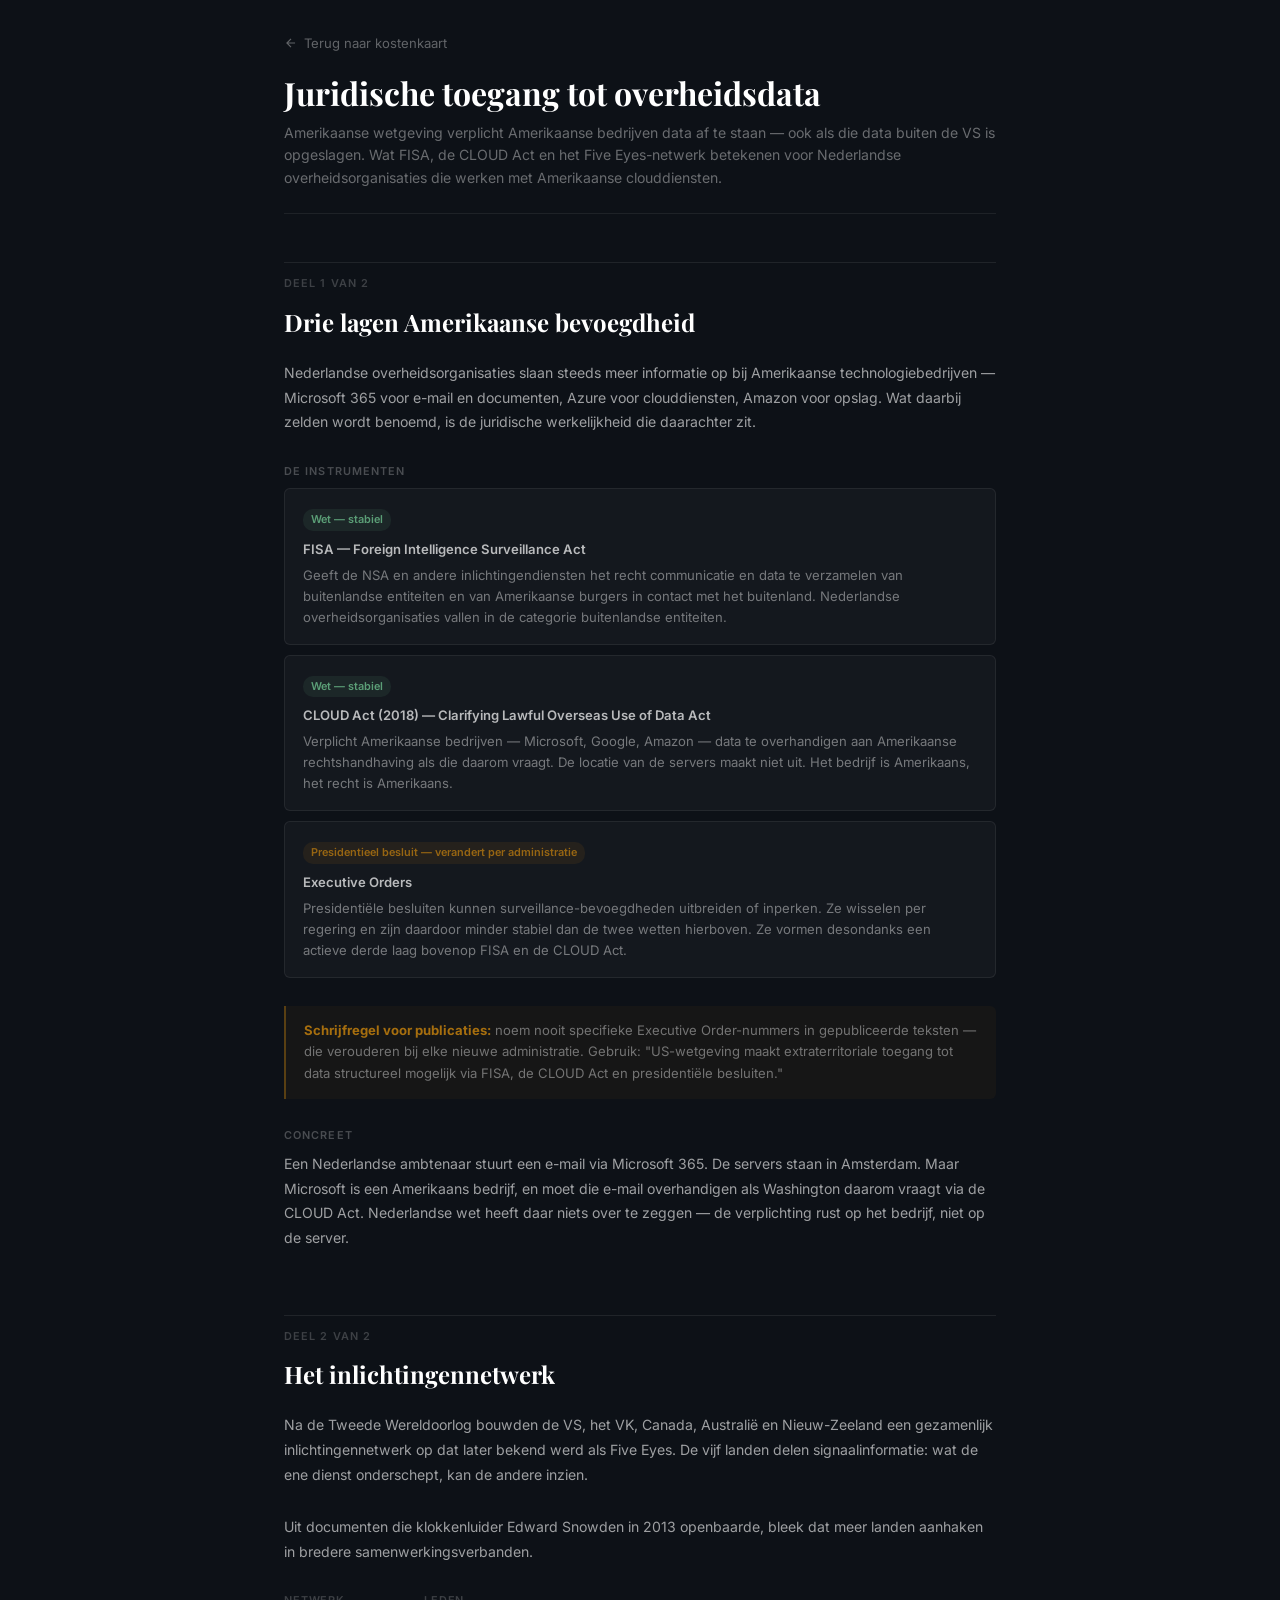
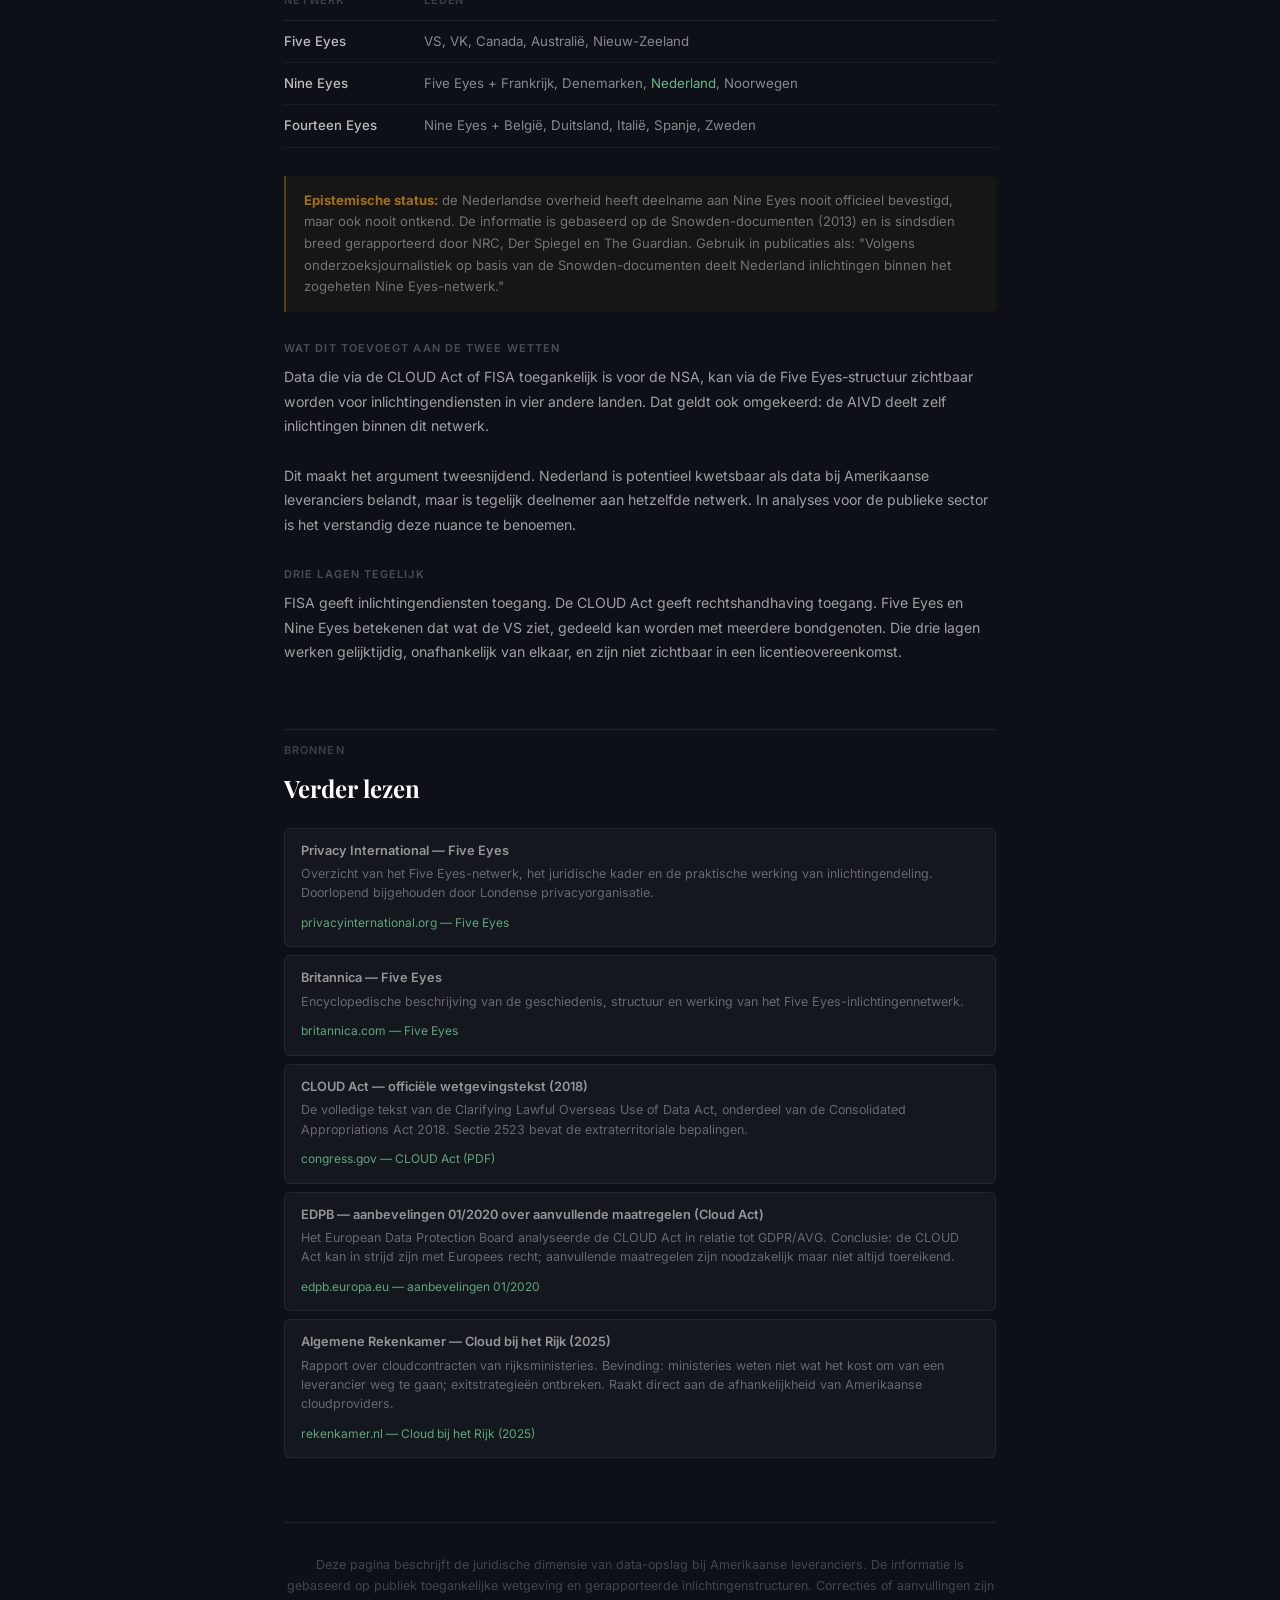
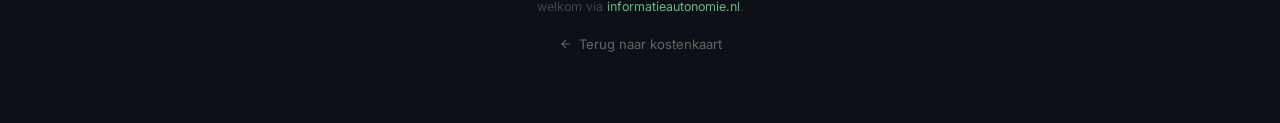
<file: juridische-toegang.html>
<!DOCTYPE html>
<html lang="nl">
<head>
  <meta charset="UTF-8">
  <meta name="viewport" content="width=device-width, initial-scale=1.0">
  <title>Juridische toegang tot overheidsdata — Informatieautonomie</title>
  <meta name="description" content="Amerikaanse wetgeving maakt extraterritoriale toegang tot data mogelijk. Wat FISA, de CLOUD Act en het Five Eyes-netwerk betekenen voor Nederlandse overheidsdata bij Amerikaanse leveranciers.">
  <link rel="preconnect" href="https://fonts.googleapis.com">
  <link rel="preconnect" href="https://fonts.gstatic.com" crossorigin>
  <link href="https://fonts.googleapis.com/css2?family=Playfair+Display:wght@700&family=Inter:wght@400;500;600&display=swap" rel="stylesheet">
  <style>
    *, *::before, *::after { box-sizing: border-box; margin: 0; padding: 0; }
    html { scroll-behavior: smooth; }
    body {
      background: #0d1117;
      color: rgba(255,255,255,0.65);
      font-family: 'Inter', sans-serif;
      font-size: 16px;
      line-height: 1.6;
      min-height: 100vh;
    }
    a { color: rgba(134,239,172,0.75); text-decoration: none; }
    a:hover { color: rgba(134,239,172,1); text-decoration: underline; }

    .container { max-width: 760px; margin: 0 auto; padding: 0 24px; }

    header {
      padding: 32px 0 24px;
      border-bottom: 1px solid rgba(255,255,255,0.07);
      margin-bottom: 48px;
    }
    .back-link {
      display: inline-flex; align-items: center; gap: 6px;
      font-size: 0.82rem; color: rgba(255,255,255,0.35);
      margin-bottom: 20px;
    }
    .back-link:hover { color: rgba(255,255,255,0.6); text-decoration: none; }
    .back-link svg { width: 14px; height: 14px; }

    h1 {
      font-family: 'Playfair Display', serif;
      font-size: 2rem;
      color: #fff;
      line-height: 1.2;
      margin-bottom: 10px;
    }
    .subtitle {
      font-size: 0.88rem;
      color: rgba(255,255,255,0.38);
      line-height: 1.6;
    }

    .content-section {
      margin-bottom: 64px;
      padding-top: 12px;
      border-top: 1px solid rgba(255,255,255,0.08);
    }
    .section-label {
      font-size: 0.68rem; font-weight: 600;
      text-transform: uppercase; letter-spacing: 0.1em;
      color: rgba(255,255,255,0.2);
      margin-bottom: 10px;
    }
    h2 {
      font-family: 'Playfair Display', serif;
      font-size: 1.5rem; color: #fff;
      margin-bottom: 20px;
    }

    .block-label {
      font-size: 0.68rem; font-weight: 600;
      text-transform: uppercase; letter-spacing: 0.1em;
      color: rgba(255,255,255,0.25);
      margin: 0 0 8px;
    }
    .block-text {
      font-size: 0.88rem;
      color: rgba(255,255,255,0.6);
      line-height: 1.75;
      margin: 0 0 28px;
    }
    .block-text strong { color: rgba(255,255,255,0.82); }

    .instrument-grid {
      display: grid;
      gap: 10px;
      margin-bottom: 28px;
    }
    .instrument-item {
      padding: 16px 18px;
      background: rgba(255,255,255,0.03);
      border: 1px solid rgba(255,255,255,0.07);
      border-radius: 6px;
    }
    .instrument-name {
      font-size: 0.82rem; font-weight: 600;
      color: rgba(255,255,255,0.7);
      margin-bottom: 5px;
    }
    .instrument-desc {
      font-size: 0.82rem;
      color: rgba(255,255,255,0.42);
      line-height: 1.6;
    }
    .instrument-tag {
      display: inline-block;
      font-size: 0.68rem; font-weight: 600;
      padding: 2px 8px; border-radius: 10px;
      margin-bottom: 8px;
    }
    .tag-wet { background: rgba(134,239,172,0.07); color: rgba(134,239,172,0.6); }
    .tag-variabel { background: rgba(245,158,11,0.07); color: rgba(245,158,11,0.55); }

    .caveat {
      padding: 14px 18px;
      background: rgba(245,158,11,0.04);
      border-left: 2px solid rgba(245,158,11,0.3);
      border-radius: 0 6px 6px 0;
      font-size: 0.82rem;
      color: rgba(255,255,255,0.4);
      line-height: 1.65;
      margin-bottom: 28px;
    }
    .caveat strong { color: rgba(245,158,11,0.65); }

    .eyes-table {
      width: 100%;
      border-collapse: collapse;
      font-size: 0.83rem;
      margin-bottom: 28px;
    }
    .eyes-table th {
      text-align: left;
      font-size: 0.68rem; font-weight: 600;
      text-transform: uppercase; letter-spacing: 0.08em;
      color: rgba(255,255,255,0.2);
      padding: 0 0 10px;
      border-bottom: 1px solid rgba(255,255,255,0.08);
    }
    .eyes-table td {
      padding: 10px 0;
      color: rgba(255,255,255,0.5);
      border-bottom: 1px solid rgba(255,255,255,0.05);
      vertical-align: top;
    }
    .eyes-table td:first-child {
      color: rgba(255,255,255,0.72);
      font-weight: 500;
      width: 140px;
    }
    .eyes-table .nl-highlight { color: rgba(134,239,172,0.75); }

    .sources-grid {
      display: grid;
      gap: 8px;
      margin-bottom: 24px;
    }
    .source-item {
      padding: 12px 16px;
      background: rgba(255,255,255,0.03);
      border: 1px solid rgba(255,255,255,0.07);
      border-radius: 6px;
    }
    .source-item .source-name {
      font-size: 0.8rem; font-weight: 600;
      color: rgba(255,255,255,0.55);
      margin-bottom: 3px;
    }
    .source-item .source-desc {
      font-size: 0.78rem;
      color: rgba(255,255,255,0.35);
      line-height: 1.55;
      margin-bottom: 6px;
    }
    .source-item .source-link a {
      font-size: 0.75rem;
      color: rgba(134,239,172,0.65);
      word-break: break-all;
    }
    .source-item .source-link a:hover { color: rgba(134,239,172,1); }

    footer {
      border-top: 1px solid rgba(255,255,255,0.07);
      padding: 32px 0 48px;
      text-align: center;
    }
    .footer-note {
      font-size: 0.78rem;
      color: rgba(255,255,255,0.22);
      line-height: 1.65;
      margin-bottom: 16px;
    }
  </style>
</head>
<body>

<div class="container">
  <header>
    <a href="kosten.html" class="back-link">
      <svg viewBox="0 0 24 24" fill="none" stroke="currentColor" stroke-width="2"><path d="M19 12H5M12 5l-7 7 7 7"/></svg>
      Terug naar kostenkaart
    </a>
    <h1>Juridische toegang tot overheidsdata</h1>
    <p class="subtitle">Amerikaanse wetgeving verplicht Amerikaanse bedrijven data af te staan — ook als die data buiten de VS is opgeslagen. Wat FISA, de CLOUD Act en het Five Eyes-netwerk betekenen voor Nederlandse overheidsorganisaties die werken met Amerikaanse clouddiensten.</p>
  </header>

  <!-- ============================================================ -->
  <!-- 1. DRIE LAGEN                                                 -->
  <!-- ============================================================ -->
  <section class="content-section" id="drie-lagen">
    <p class="section-label">Deel 1 van 2</p>
    <h2>Drie lagen Amerikaanse bevoegdheid</h2>

    <p class="block-text">
      Nederlandse overheidsorganisaties slaan steeds meer informatie op bij Amerikaanse technologiebedrijven — Microsoft 365 voor e-mail en documenten, Azure voor clouddiensten, Amazon voor opslag. Wat daarbij zelden wordt benoemd, is de juridische werkelijkheid die daarachter zit.
    </p>

    <p class="block-label">De instrumenten</p>
    <div class="instrument-grid">
      <div class="instrument-item">
        <span class="instrument-tag tag-wet">Wet — stabiel</span>
        <p class="instrument-name">FISA — Foreign Intelligence Surveillance Act</p>
        <p class="instrument-desc">Geeft de NSA en andere inlichtingendiensten het recht communicatie en data te verzamelen van buitenlandse entiteiten en van Amerikaanse burgers in contact met het buitenland. Nederlandse overheidsorganisaties vallen in de categorie buitenlandse entiteiten.</p>
      </div>
      <div class="instrument-item">
        <span class="instrument-tag tag-wet">Wet — stabiel</span>
        <p class="instrument-name">CLOUD Act (2018) — Clarifying Lawful Overseas Use of Data Act</p>
        <p class="instrument-desc">Verplicht Amerikaanse bedrijven — Microsoft, Google, Amazon — data te overhandigen aan Amerikaanse rechtshandhaving als die daarom vraagt. De locatie van de servers maakt niet uit. Het bedrijf is Amerikaans, het recht is Amerikaans.</p>
      </div>
      <div class="instrument-item">
        <span class="instrument-tag tag-variabel">Presidentieel besluit — verandert per administratie</span>
        <p class="instrument-name">Executive Orders</p>
        <p class="instrument-desc">Presidentiële besluiten kunnen surveillance-bevoegdheden uitbreiden of inperken. Ze wisselen per regering en zijn daardoor minder stabiel dan de twee wetten hierboven. Ze vormen desondanks een actieve derde laag bovenop FISA en de CLOUD Act.</p>
      </div>
    </div>

    <div class="caveat">
      <strong>Schrijfregel voor publicaties:</strong> noem nooit specifieke Executive Order-nummers in gepubliceerde teksten — die verouderen bij elke nieuwe administratie. Gebruik: "US-wetgeving maakt extraterritoriale toegang tot data structureel mogelijk via FISA, de CLOUD Act en presidentiële besluiten."
    </div>

    <p class="block-label">Concreet</p>
    <p class="block-text">
      Een Nederlandse ambtenaar stuurt een e-mail via Microsoft 365. De servers staan in Amsterdam. Maar Microsoft is een Amerikaans bedrijf, en moet die e-mail overhandigen als Washington daarom vraagt via de CLOUD Act. Nederlandse wet heeft daar niets over te zeggen — de verplichting rust op het bedrijf, niet op de server.
    </p>
  </section>

  <!-- ============================================================ -->
  <!-- 2. FIVE EYES                                                  -->
  <!-- ============================================================ -->
  <section class="content-section" id="five-eyes">
    <p class="section-label">Deel 2 van 2</p>
    <h2>Het inlichtingennetwerk</h2>

    <p class="block-text">
      Na de Tweede Wereldoorlog bouwden de VS, het VK, Canada, Australië en Nieuw-Zeeland een gezamenlijk inlichtingennetwerk op dat later bekend werd als Five Eyes. De vijf landen delen signaalinformatie: wat de ene dienst onderschept, kan de andere inzien.
    </p>

    <p class="block-text">
      Uit documenten die klokkenluider Edward Snowden in 2013 openbaarde, bleek dat meer landen aanhaken in bredere samenwerkingsverbanden.
    </p>

    <table class="eyes-table">
      <thead>
        <tr>
          <th>Netwerk</th>
          <th>Leden</th>
        </tr>
      </thead>
      <tbody>
        <tr>
          <td>Five Eyes</td>
          <td>VS, VK, Canada, Australië, Nieuw-Zeeland</td>
        </tr>
        <tr>
          <td>Nine Eyes</td>
          <td>Five Eyes + Frankrijk, Denemarken, <span class="nl-highlight">Nederland</span>, Noorwegen</td>
        </tr>
        <tr>
          <td>Fourteen Eyes</td>
          <td>Nine Eyes + België, Duitsland, Italië, Spanje, Zweden</td>
        </tr>
      </tbody>
    </table>

    <div class="caveat">
      <strong>Epistemische status:</strong> de Nederlandse overheid heeft deelname aan Nine Eyes nooit officieel bevestigd, maar ook nooit ontkend. De informatie is gebaseerd op de Snowden-documenten (2013) en is sindsdien breed gerapporteerd door NRC, Der Spiegel en The Guardian. Gebruik in publicaties als: "Volgens onderzoeksjournalistiek op basis van de Snowden-documenten deelt Nederland inlichtingen binnen het zogeheten Nine Eyes-netwerk."
    </div>

    <p class="block-label">Wat dit toevoegt aan de twee wetten</p>
    <p class="block-text">
      Data die via de CLOUD Act of FISA toegankelijk is voor de NSA, kan via de Five Eyes-structuur zichtbaar worden voor inlichtingendiensten in vier andere landen. Dat geldt ook omgekeerd: de AIVD deelt zelf inlichtingen binnen dit netwerk.<br><br>
      Dit maakt het argument tweesnijdend. Nederland is potentieel kwetsbaar als data bij Amerikaanse leveranciers belandt, maar is tegelijk deelnemer aan hetzelfde netwerk. In analyses voor de publieke sector is het verstandig deze nuance te benoemen.
    </p>

    <p class="block-label">Drie lagen tegelijk</p>
    <p class="block-text">
      FISA geeft inlichtingendiensten toegang. De CLOUD Act geeft rechtshandhaving toegang. Five Eyes en Nine Eyes betekenen dat wat de VS ziet, gedeeld kan worden met meerdere bondgenoten. Die drie lagen werken gelijktijdig, onafhankelijk van elkaar, en zijn niet zichtbaar in een licentieovereenkomst.
    </p>
  </section>

  <!-- ============================================================ -->
  <!-- BRONNEN                                                       -->
  <!-- ============================================================ -->
  <section class="content-section" id="bronnen">
    <p class="section-label">Bronnen</p>
    <h2>Verder lezen</h2>

    <div class="sources-grid">
      <div class="source-item">
        <p class="source-name">Privacy International — Five Eyes</p>
        <p class="source-desc">Overzicht van het Five Eyes-netwerk, het juridische kader en de praktische werking van inlichtingendeling. Doorlopend bijgehouden door Londense privacyorganisatie.</p>
        <p class="source-link"><a href="https://privacyinternational.org/learn/five-eyes" target="_blank" rel="noopener">privacyinternational.org — Five Eyes</a></p>
      </div>
      <div class="source-item">
        <p class="source-name">Britannica — Five Eyes</p>
        <p class="source-desc">Encyclopedische beschrijving van de geschiedenis, structuur en werking van het Five Eyes-inlichtingennetwerk.</p>
        <p class="source-link"><a href="https://www.britannica.com/topic/Five-Eyes" target="_blank" rel="noopener">britannica.com — Five Eyes</a></p>
      </div>
      <div class="source-item">
        <p class="source-name">CLOUD Act — officiële wetgevingstekst (2018)</p>
        <p class="source-desc">De volledige tekst van de Clarifying Lawful Overseas Use of Data Act, onderdeel van de Consolidated Appropriations Act 2018. Sectie 2523 bevat de extraterritoriale bepalingen.</p>
        <p class="source-link"><a href="https://www.congress.gov/115/plaws/publ141/PLAW-115publ141.pdf" target="_blank" rel="noopener">congress.gov — CLOUD Act (PDF)</a></p>
      </div>
      <div class="source-item">
        <p class="source-name">EDPB — aanbevelingen 01/2020 over aanvullende maatregelen (Cloud Act)</p>
        <p class="source-desc">Het European Data Protection Board analyseerde de CLOUD Act in relatie tot GDPR/AVG. Conclusie: de CLOUD Act kan in strijd zijn met Europees recht; aanvullende maatregelen zijn noodzakelijk maar niet altijd toereikend.</p>
        <p class="source-link"><a href="https://edpb.europa.eu/our-work-tools/our-documents/recommendations/recommendations-012020-measures-supplement-transfer_en" target="_blank" rel="noopener">edpb.europa.eu — aanbevelingen 01/2020</a></p>
      </div>
      <div class="source-item">
        <p class="source-name">Algemene Rekenkamer — Cloud bij het Rijk (2025)</p>
        <p class="source-desc">Rapport over cloudcontracten van rijksministeries. Bevinding: ministeries weten niet wat het kost om van een leverancier weg te gaan; exitstrategieën ontbreken. Raakt direct aan de afhankelijkheid van Amerikaanse cloudproviders.</p>
        <p class="source-link"><a href="https://www.rekenkamer.nl/publicaties/rapporten/2025/01/16/cloud-bij-het-rijk" target="_blank" rel="noopener">rekenkamer.nl — Cloud bij het Rijk (2025)</a></p>
      </div>
    </div>
  </section>

  <footer>
    <p class="footer-note">Deze pagina beschrijft de juridische dimensie van data-opslag bij Amerikaanse leveranciers. De informatie is gebaseerd op publiek toegankelijke wetgeving en gerapporteerde inlichtingenstructuren. Correcties of aanvullingen zijn welkom via <a href="https://informatieautonomie.nl">informatieautonomie.nl</a>.</p>
    <a href="kosten.html" class="back-link" style="justify-content:center;">
      <svg viewBox="0 0 24 24" fill="none" stroke="currentColor" stroke-width="2" style="width:14px;height:14px;"><path d="M19 12H5M12 5l-7 7 7 7"/></svg>
      Terug naar kostenkaart
    </a>
  </footer>
</div>

</body>
</html>
</file>
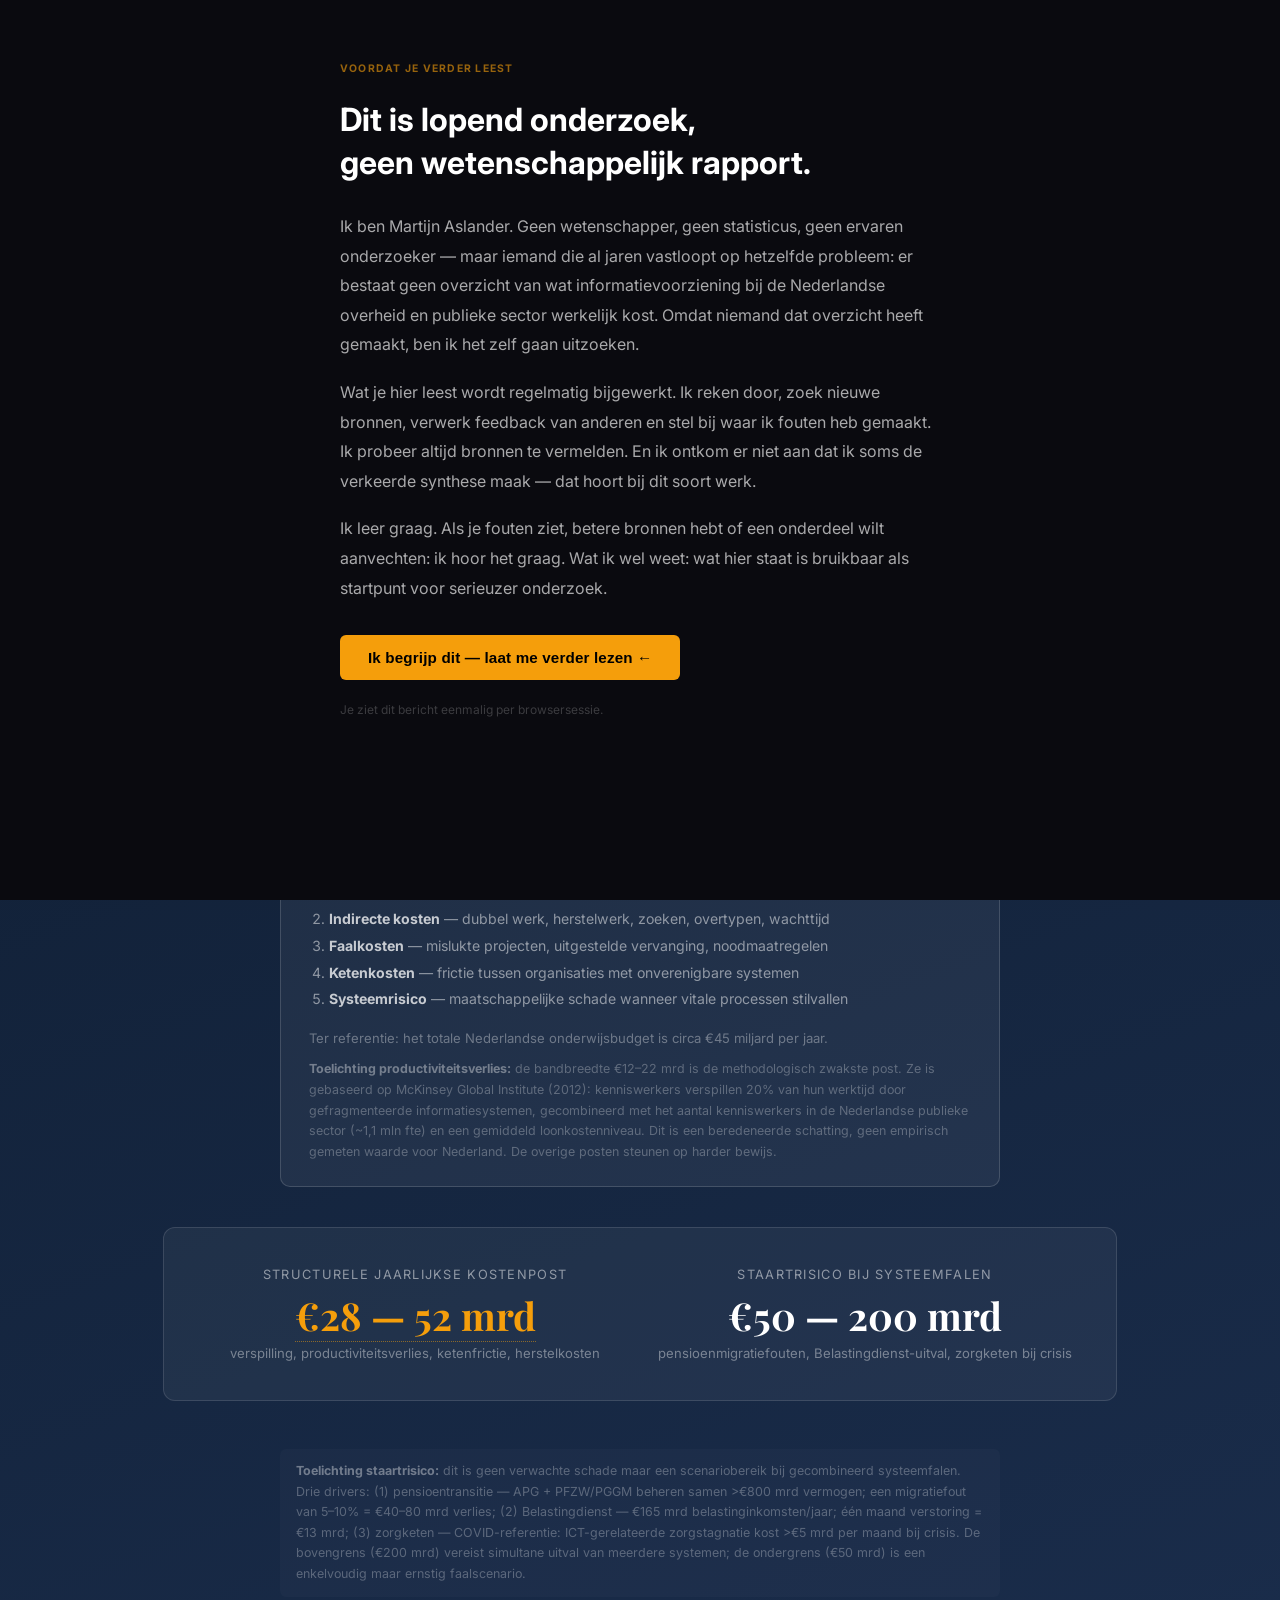
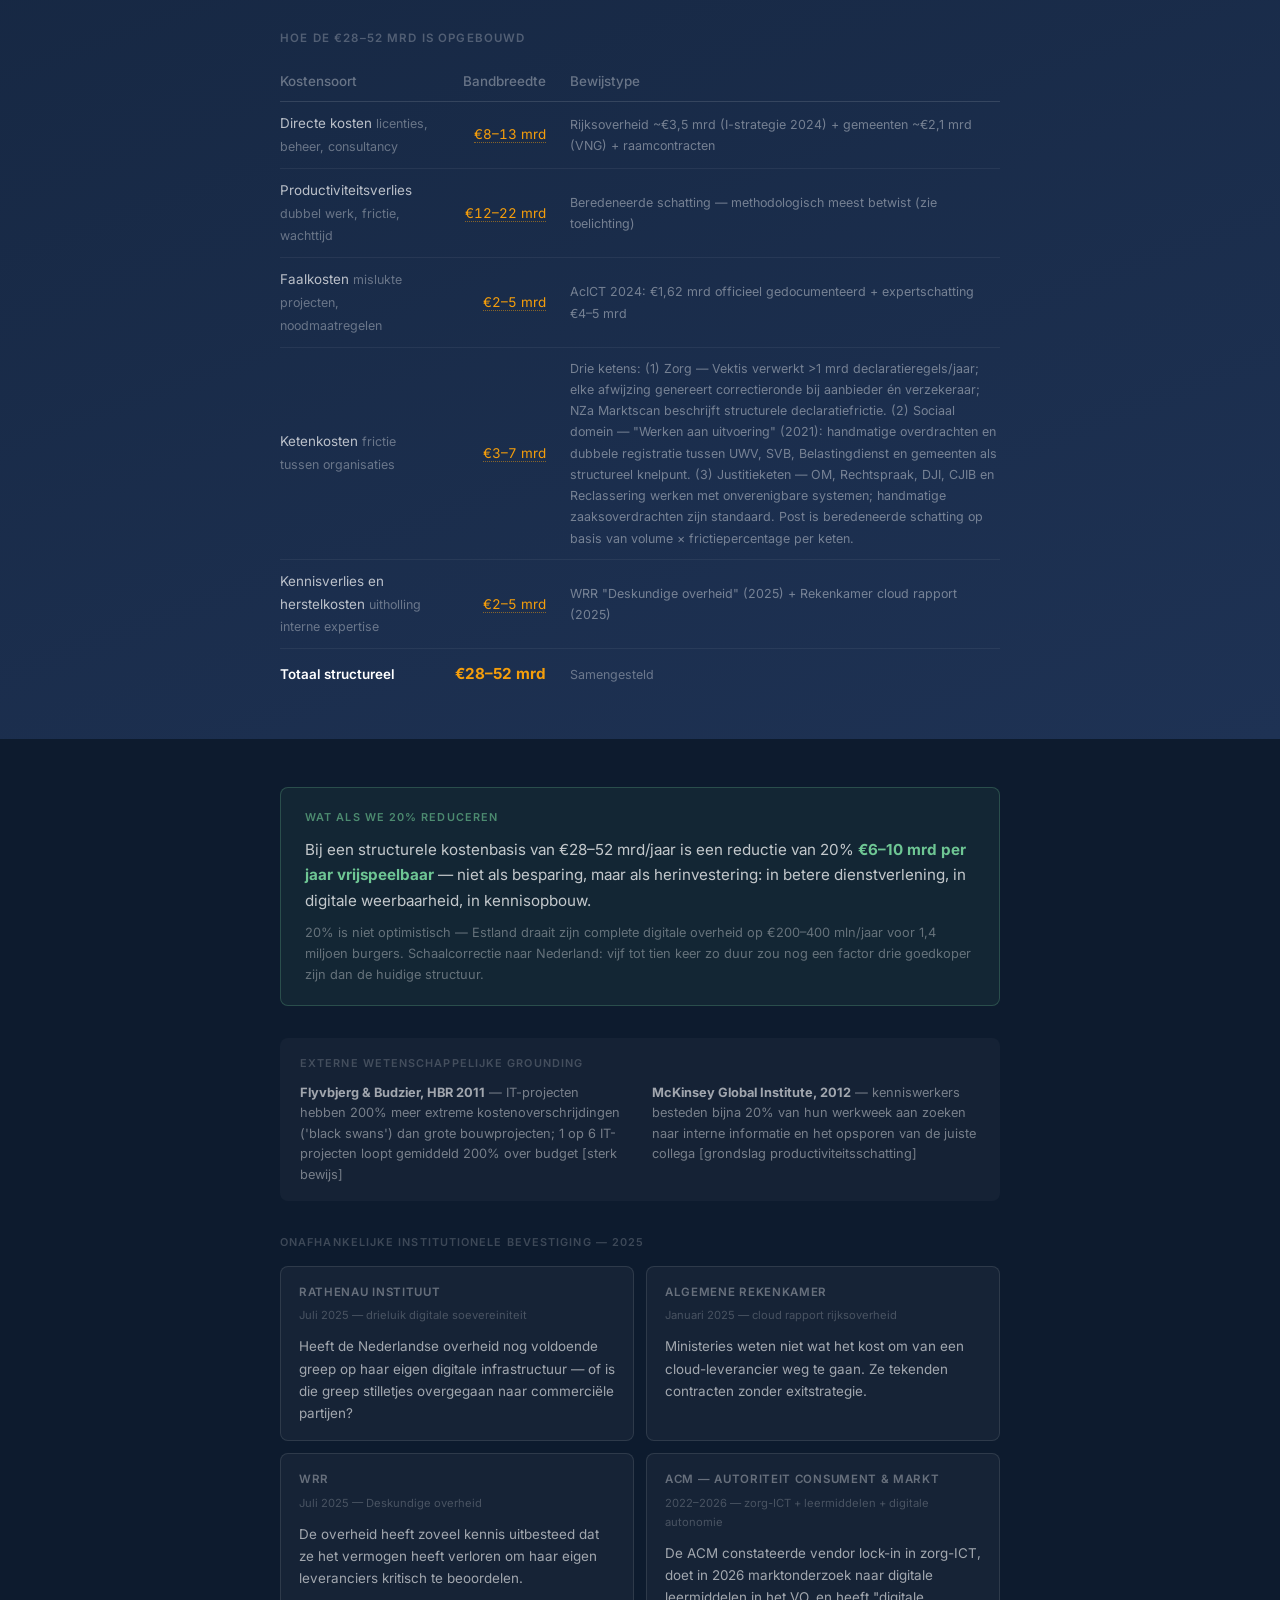
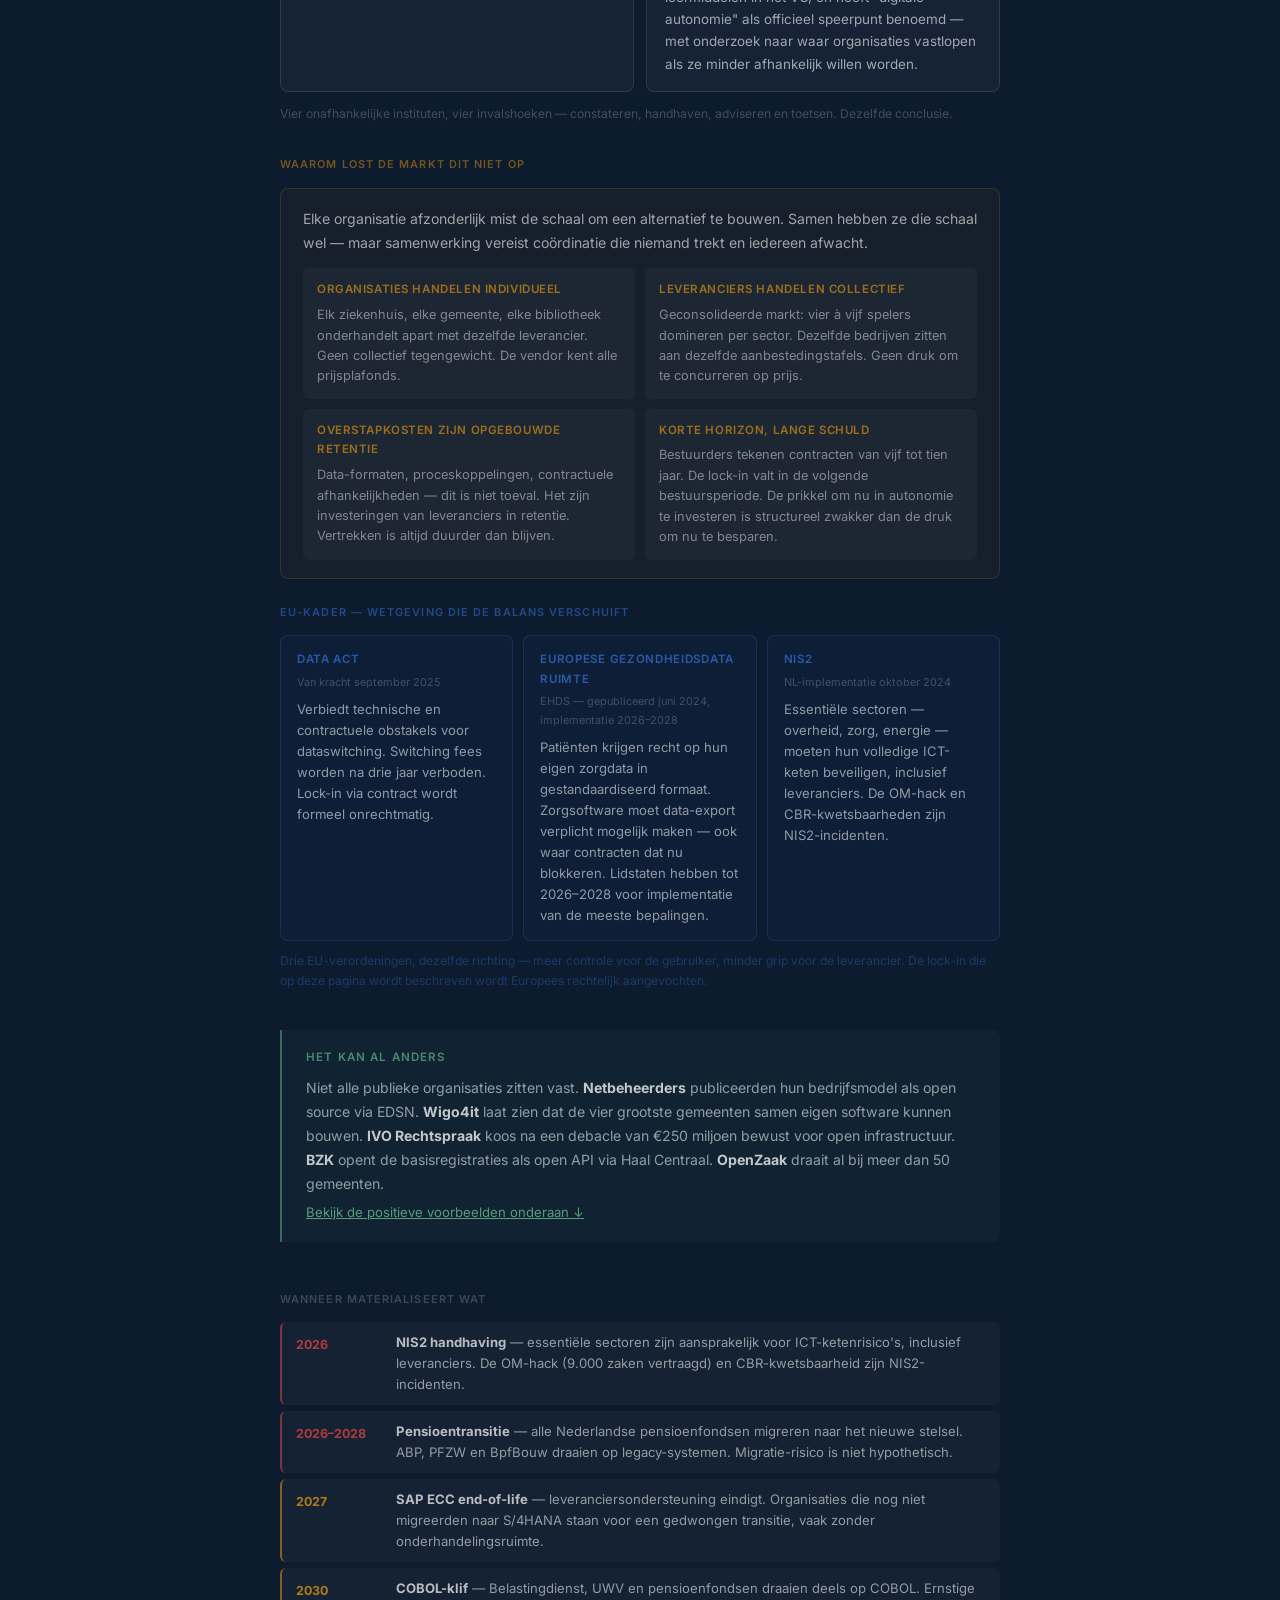
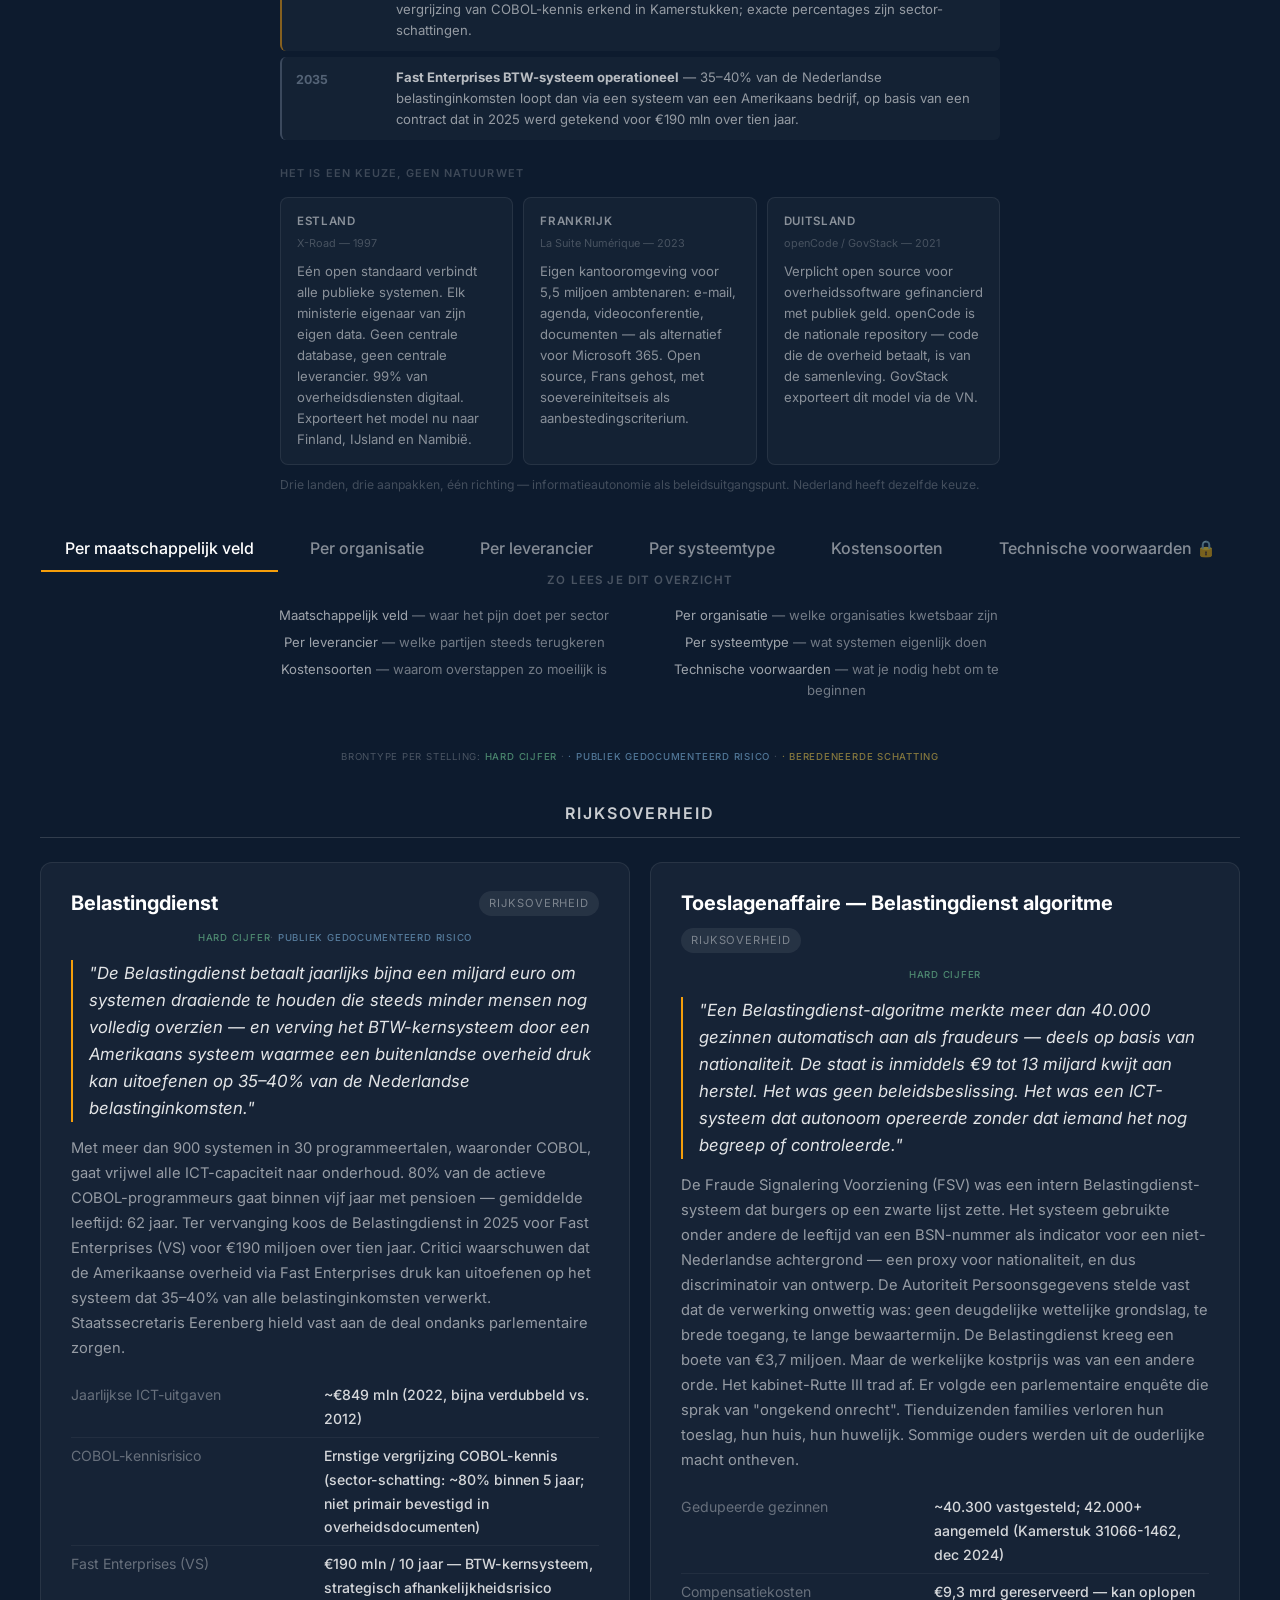
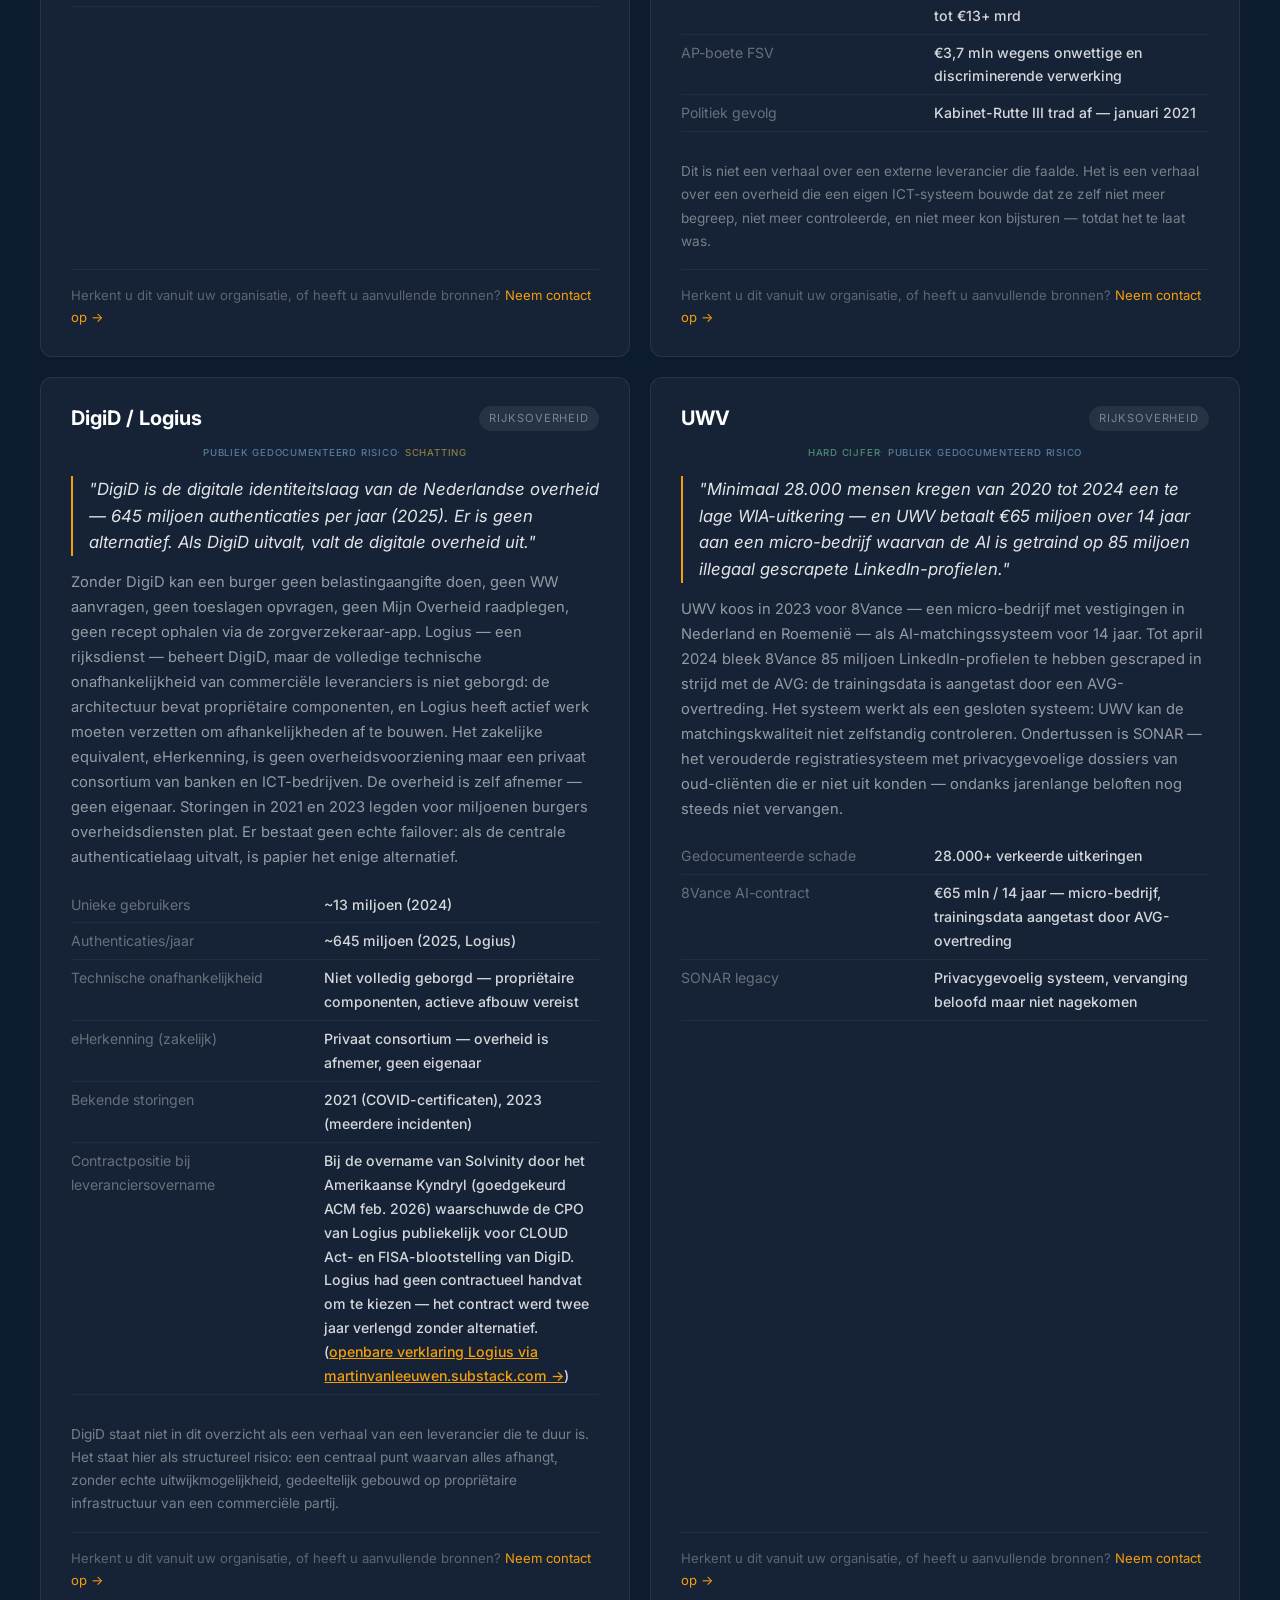
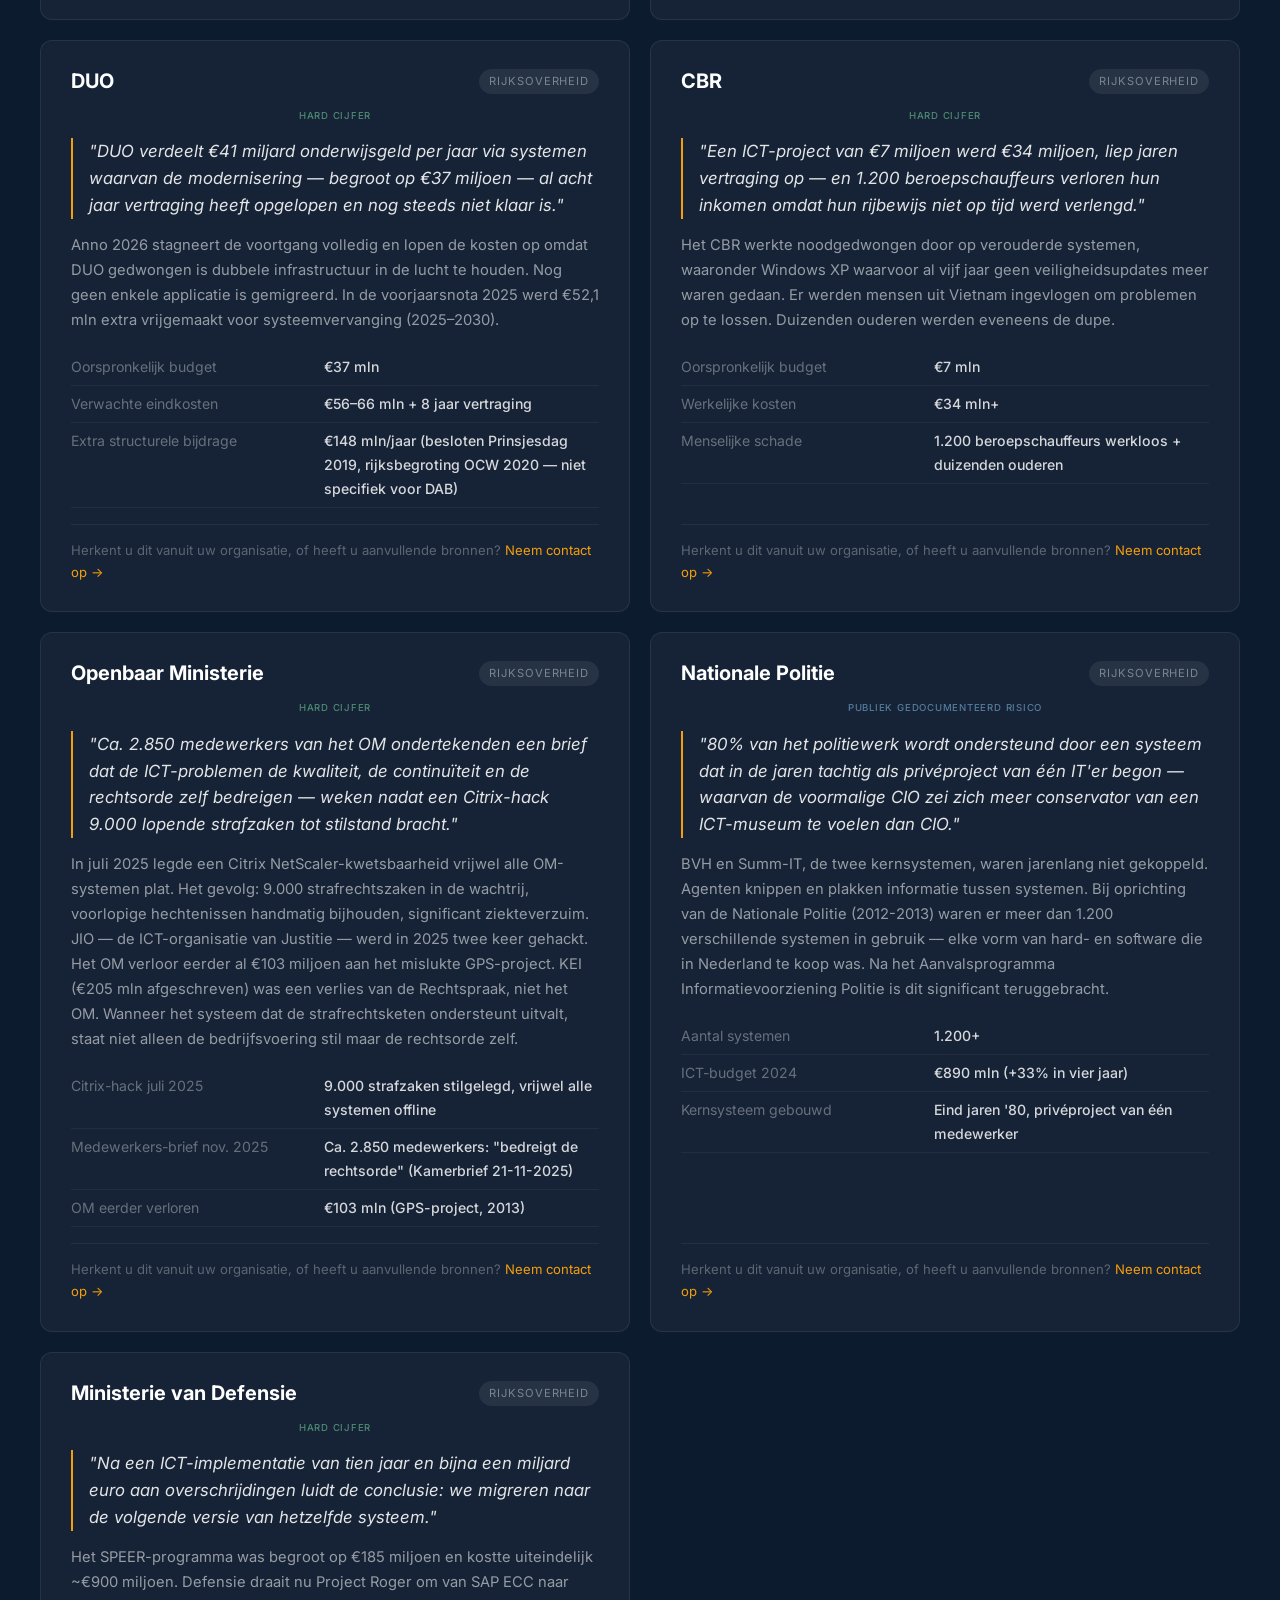
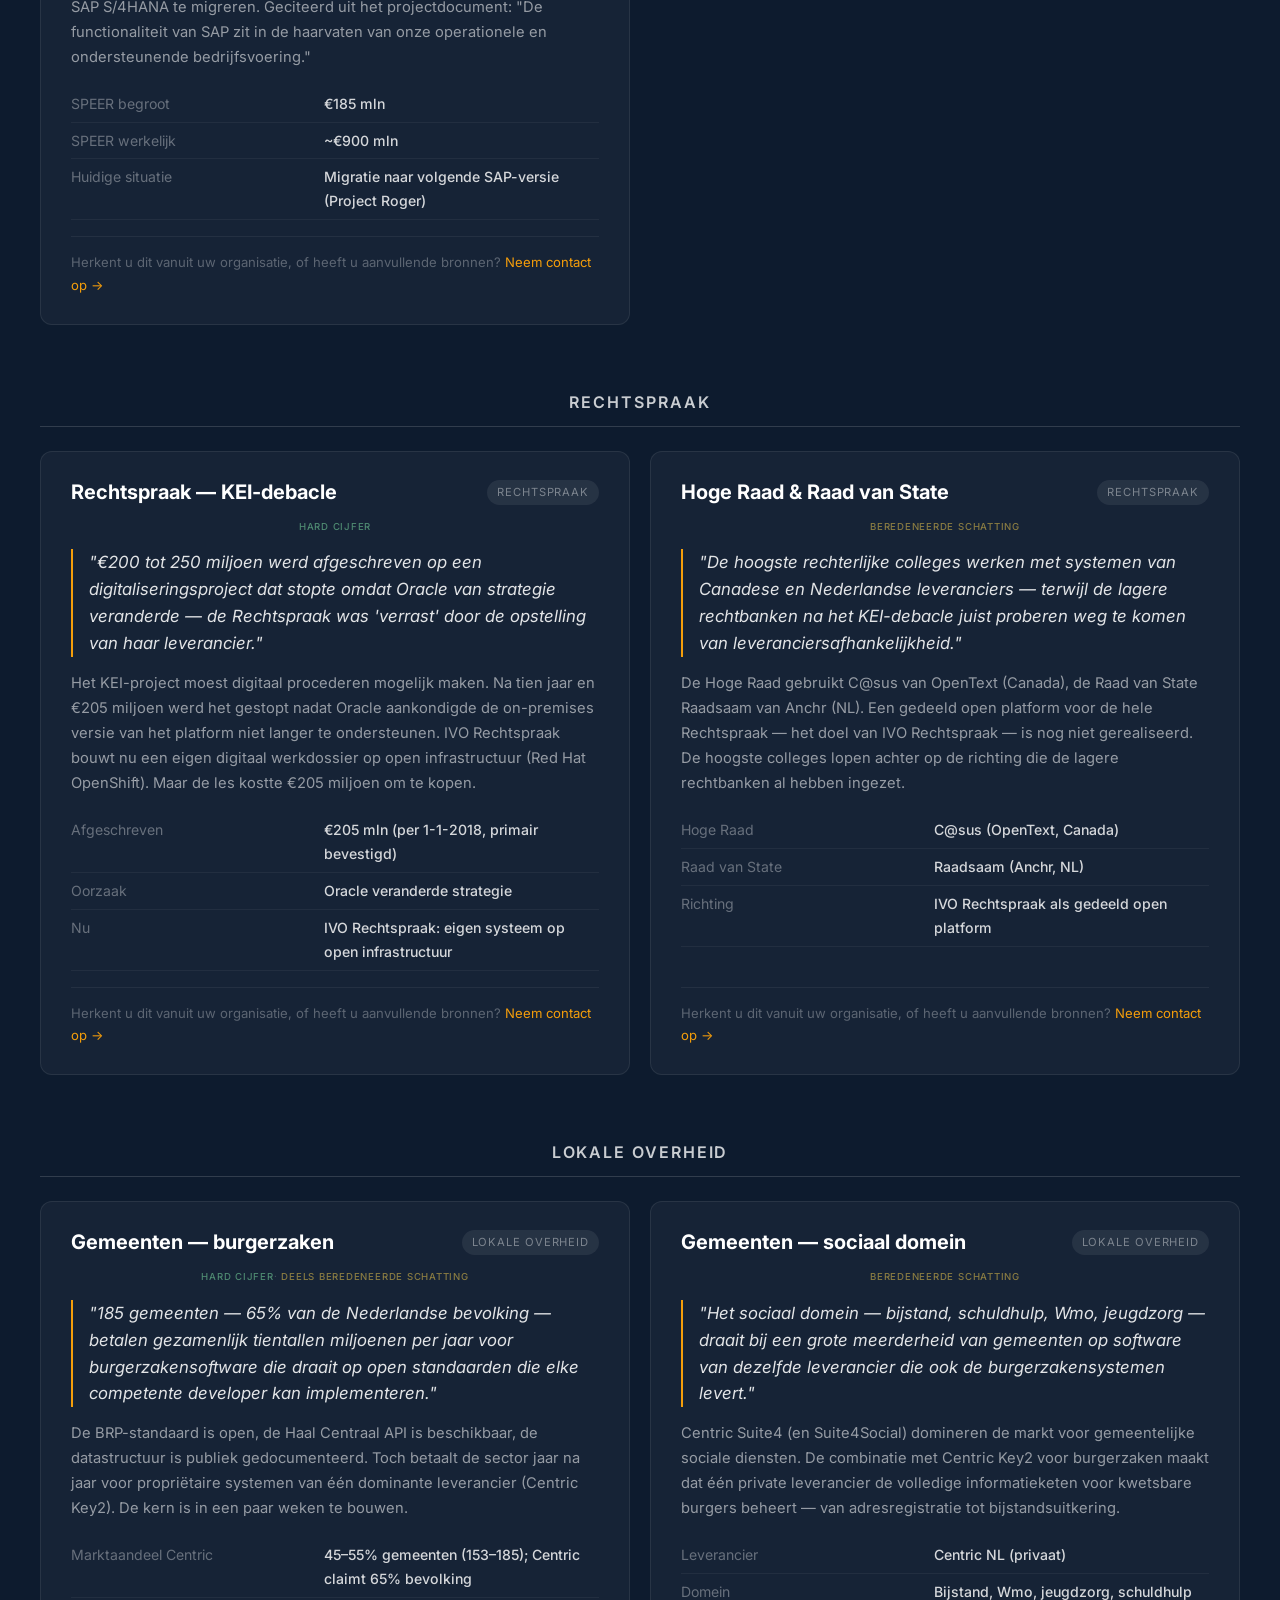
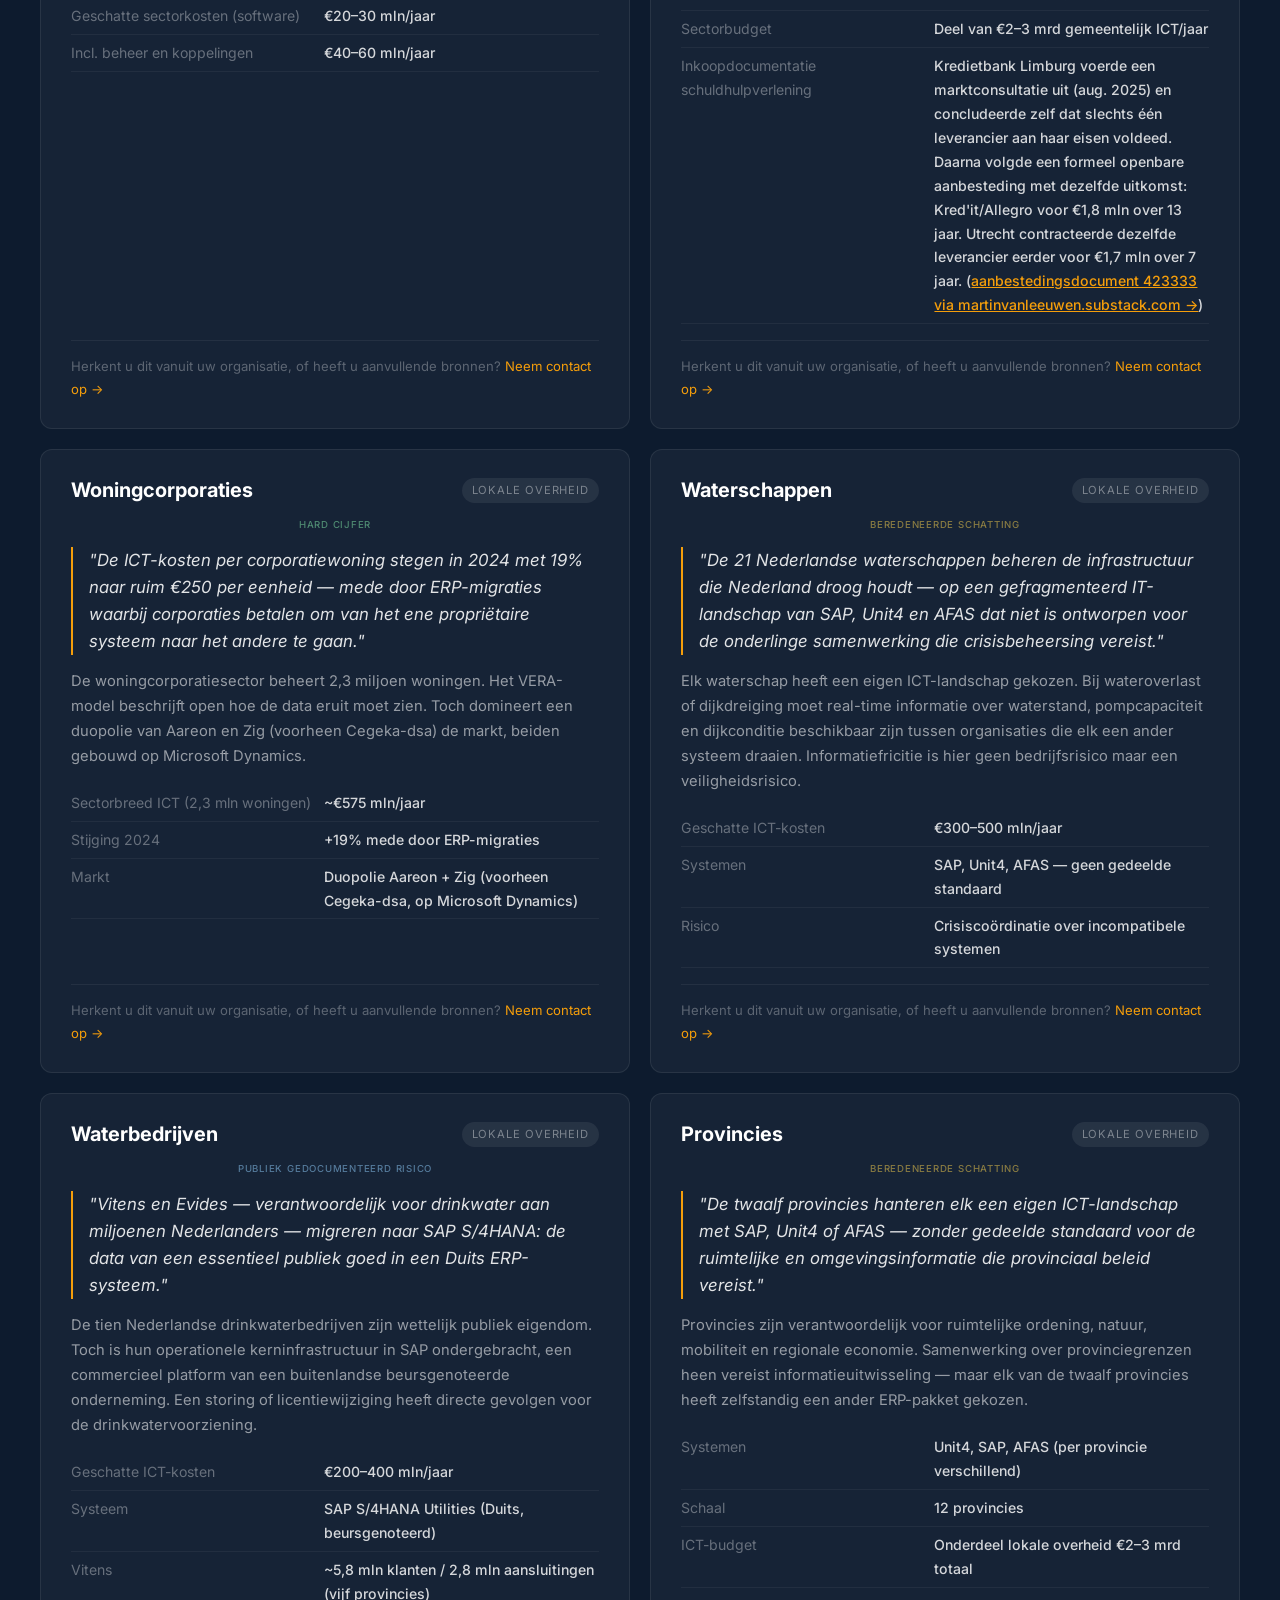
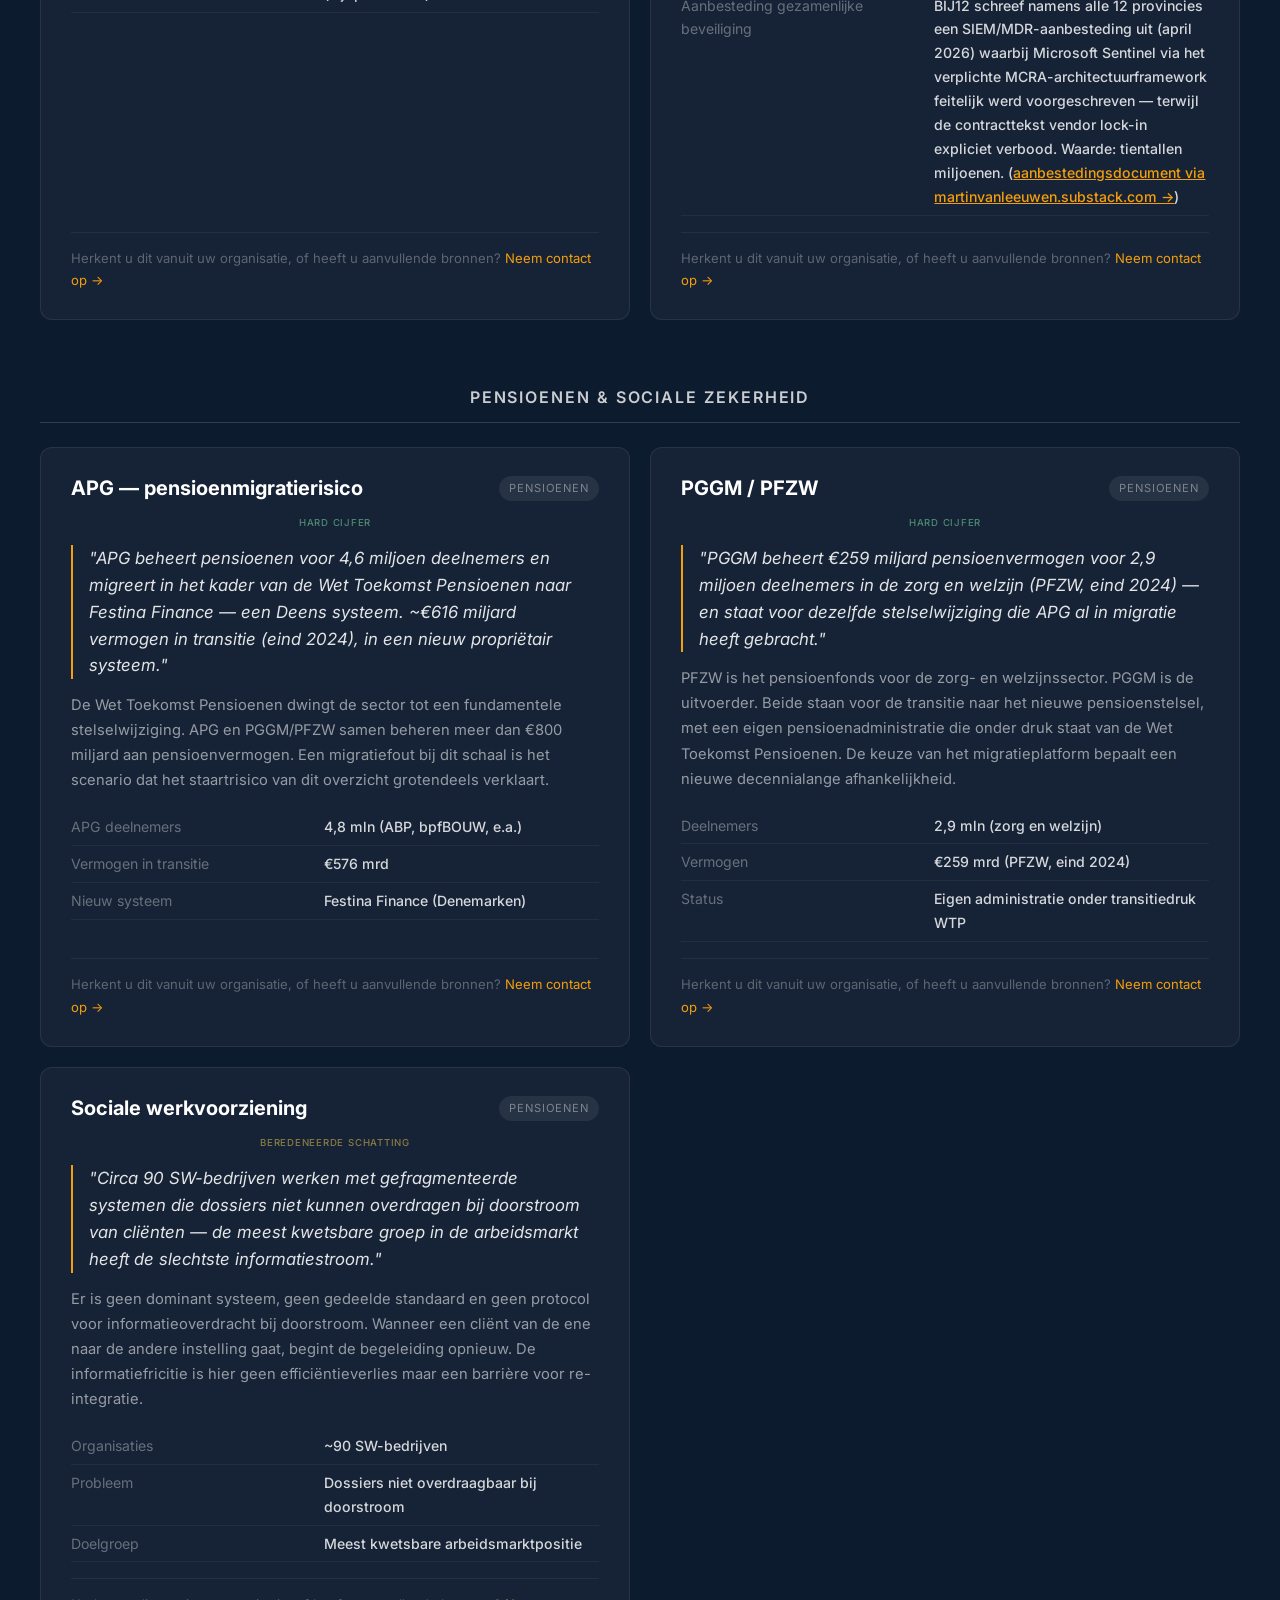
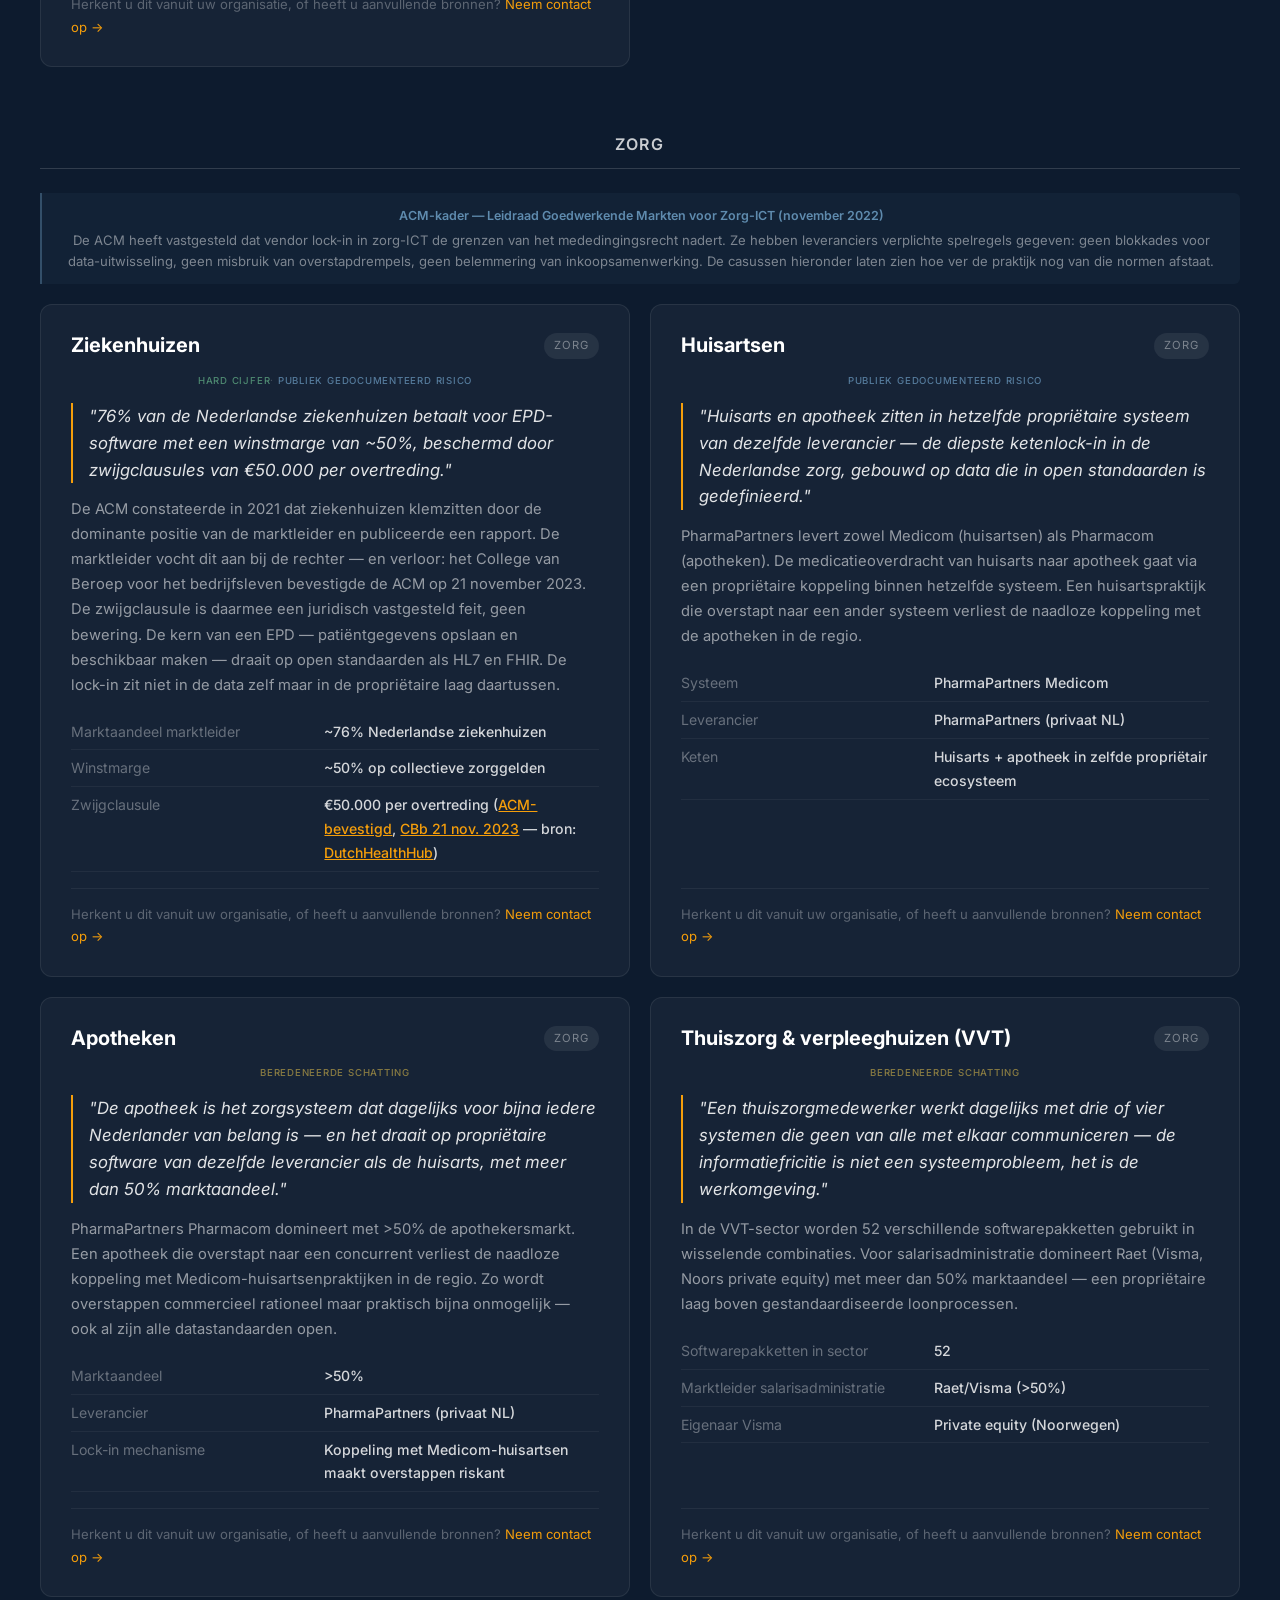
<file: kosten.html>
<!DOCTYPE html>
<html lang="nl">
<head>
  <meta charset="UTF-8">
  <meta name="viewport" content="width=device-width, initial-scale=1.0">
  <meta name="description" content="Sector-voor-sector analyse van informatieafhankelijkheid in het Nederlandse publieke domein. Geschatte maatschappelijke kosten: €28–52 miljard per jaar.">
  <title>Geschatte maatschappelijke kosten — Informatieautonomie</title>
  <link rel="preconnect" href="https://fonts.googleapis.com">
  <link rel="preconnect" href="https://fonts.gstatic.com" crossorigin>
  <link href="https://fonts.googleapis.com/css2?family=Inter:wght@300;400;500;600;700;800;900&family=Playfair+Display:wght@700;900&display=swap" rel="stylesheet">
  <link rel="stylesheet" href="style.css?v=2">
  <style>
    /* --- Kosten-specifiek --- */
    .counter-block {
      background: rgba(255,255,255,0.05);
      border: 1px solid rgba(255,255,255,0.12);
      border-radius: 12px;
      padding: 36px 44px;
      margin: 32px 0 48px;
      display: grid;
      grid-template-columns: 1fr 1fr;
      gap: 36px;
    }
    @media (max-width: 640px) { .counter-block { grid-template-columns: 1fr; gap: 24px; padding: 24px; } }
    .counter-label { font-size: 0.8rem; text-transform: uppercase; letter-spacing: 0.1em; color: rgba(255,255,255,0.5); margin-bottom: 8px; }
    .counter-amount { font-family: 'Playfair Display', serif; font-size: clamp(1.8rem, 3vw, 2.6rem); font-weight: 700; color: #fff; line-height: 1.1; }
    .counter-amount.accent { color: #f59e0b; }
    .counter-sub { font-size: 0.82rem; color: rgba(255,255,255,0.4); margin-top: 8px; line-height: 1.5; }

    /* --- Tabs --- */
    .tab-nav-wrap {
      text-align: center;
      border-bottom: 1px solid rgba(255,255,255,0.1);
      margin-bottom: 48px;
    }
    .tab-nav {
      display: inline-flex;
      gap: 8px;
    }
    .tab-btn {
      padding: 12px 24px;
      background: transparent;
      border: none;
      border-bottom: 2px solid transparent;
      color: rgba(255,255,255,0.5);
      font-family: 'Inter', sans-serif;
      font-size: 1rem;
      font-weight: 500;
      cursor: pointer;
      margin-bottom: -1px;
      transition: color 0.2s, border-color 0.2s;
    }
    .tab-btn.active { color: #fff; border-bottom-color: #f59e0b; }
    .tab-btn:hover { color: rgba(255,255,255,0.85); }
    .view { display: none; }
    .view.active { display: block; }

    /* --- Sector --- */
    .sector-group { margin-bottom: 64px; }
    .sector-label {
      font-size: 1rem;
      text-transform: uppercase;
      letter-spacing: 0.12em;
      font-weight: 600;
      color: rgba(255,255,255,0.78);
      margin-bottom: 24px;
      padding-bottom: 10px;
      border-bottom: 1px solid rgba(255,255,255,0.15);
    }
    .sector-grid {
      display: grid;
      grid-template-columns: repeat(2, 1fr);
      gap: 20px;
    }
    @media (max-width: 860px) { .sector-grid { grid-template-columns: 1fr; } }

    /* --- Org card --- */
    .org-card {
      background: rgba(255,255,255,0.04);
      border: 1px solid rgba(255,255,255,0.08);
      border-radius: 12px;
      padding: 28px 30px;
      transition: border-color 0.2s;
      display: flex;
      flex-direction: column;
      text-align: left;
    }
    .org-card:hover { border-color: rgba(255,255,255,0.18); }
    .org-card-header {
      display: flex;
      justify-content: space-between;
      align-items: flex-start;
      gap: 12px;
      margin-bottom: 14px;
      flex-wrap: wrap;
    }
    .org-name { font-size: 1.25rem; font-weight: 700; color: #fff; line-height: 1.25; }
    .org-sector-badge {
      font-size: 0.7rem;
      text-transform: uppercase;
      letter-spacing: 0.08em;
      color: rgba(255,255,255,0.4);
      background: rgba(255,255,255,0.07);
      padding: 3px 10px;
      border-radius: 20px;
      white-space: nowrap;
      flex-shrink: 0;
    }
    .claim-badges    { margin: 0 0 14px 0; display: flex; gap: 0; flex-wrap: wrap; align-items: center; justify-content: center; }
    .org-stelling {
      font-size: 1.05rem;
      font-style: italic;
      color: rgba(255,255,255,0.88);
      margin-bottom: 14px;
      line-height: 1.6;
      border-left: 2px solid #f59e0b;
      padding-left: 16px;
    }
    .claim-badge {
      display: inline;
      font-size: 0.6rem;
      font-weight: 500;
      text-transform: uppercase;
      letter-spacing: 0.08em;
      background: none;
      border: none;
      padding: 0;
    }
    .claim-badge + .claim-badge::before { content: ' · '; color: rgba(255,255,255,0.2); }
    .claim-badge.hard   { color: rgba(134,239,172,0.5); }
    .claim-badge.publiek{ color: rgba(147,210,255,0.5); }
    .claim-badge.schat  { color: rgba(252,211,77,0.5);  }
    .claim-badge.ntvv   { color: rgba(209,213,219,0.35); }

    .org-body {
      font-size: 0.92rem;
      color: rgba(255,255,255,0.55);
      line-height: 1.7;
      margin-bottom: 16px;
    }
    .org-table {
      width: 100%;
      border-collapse: collapse;
      font-size: 0.88rem;
      margin-bottom: 16px;
    }
    .org-table td {
      padding: 6px 0;
      color: rgba(255,255,255,0.6);
      border-bottom: 1px solid rgba(255,255,255,0.05);
      vertical-align: top;
    }
    .org-table td:first-child { color: rgba(255,255,255,0.35); width: 48%; padding-right: 8px; }
    .org-table td:last-child { color: rgba(255,255,255,0.82); font-weight: 500; }
    .org-cta {
      font-size: 0.82rem;
      color: rgba(255,255,255,0.3);
      margin-top: auto;
      padding-top: 14px;
      border-top: 1px solid rgba(255,255,255,0.06);
    }
    .org-cta a { color: #f59e0b; text-decoration: none; }
    .org-cta a:hover { text-decoration: underline; }

    /* --- Klikbare getallen --- */
    .num-link {
      color: inherit;
      text-decoration: none;
      cursor: pointer;
      border-bottom: 1px dotted rgba(245,158,11,0.5);
      transition: border-color 0.15s;
    }
    .num-link:hover { border-bottom-color: rgba(245,158,11,0.9); text-decoration: none; }

    /* --- Er is hoop --- */
    .hoop-section {
      margin-top: 80px;
      padding-top: 56px;
      border-top: 1px solid rgba(255,255,255,0.1);
    }
    .hoop-title {
      font-family: 'Playfair Display', serif;
      font-size: clamp(1.6rem, 2.8vw, 2.2rem);
      color: #fff;
      margin-bottom: 10px;
    }
    .hoop-intro {
      font-size: 1rem;
      color: rgba(255,255,255,0.5);
      margin-bottom: 36px;
      max-width: 640px;
      line-height: 1.65;
    }
    .hoop-grid {
      display: grid;
      grid-template-columns: repeat(3, 1fr);
      gap: 20px;
    }
    @media (max-width: 860px) { .hoop-grid { grid-template-columns: 1fr; } }
    .hoop-card {
      background: rgba(16, 185, 129, 0.06);
      border: 1px solid rgba(16, 185, 129, 0.2);
      border-radius: 12px;
      padding: 26px 28px;
    }
    .hoop-card-name { font-size: 1.05rem; font-weight: 700; color: #fff; margin-bottom: 10px; }
    .hoop-card-body { font-size: 0.9rem; color: rgba(255,255,255,0.55); line-height: 1.65; }
    .hoop-card-body strong { color: rgba(255,255,255,0.82); }

    /* --- Open voor --- */
    .open-voor {
      margin-top: 64px;
      padding: 32px 36px;
      background: rgba(245, 158, 11, 0.05);
      border: 1px solid rgba(245, 158, 11, 0.2);
      border-radius: 12px;
      font-size: 0.95rem;
      color: rgba(255,255,255,0.5);
      line-height: 1.7;
    }
    .open-voor strong { color: rgba(255,255,255,0.88); }
    .open-voor a { color: #f59e0b; text-decoration: none; }
    .open-voor a:hover { text-decoration: underline; }

    .methode-note {
      margin: 40px 0 0;
      padding: 20px 24px;
      background: rgba(255,255,255,0.03);
      border-radius: 8px;
      font-size: 0.8rem;
      color: rgba(255,255,255,0.28);
      line-height: 1.65;
    }

    /* --- Leverancier cards --- */
    .lev-card {
      background: rgba(255,255,255,0.04);
      border: 1px solid rgba(255,255,255,0.08);
      border-radius: 12px;
      padding: 24px 28px;
      transition: border-color 0.2s;
    }
    .lev-card:hover { border-color: rgba(255,255,255,0.18); }
    .lev-header {
      display: flex;
      align-items: baseline;
      flex-wrap: wrap;
      gap: 10px;
      margin-bottom: 14px;
      padding-bottom: 14px;
      border-bottom: 1px solid rgba(255,255,255,0.08);
    }
    .lev-name { font-size: 1.2rem; font-weight: 700; color: #fff; }
    .lev-land {
      font-size: 0.72rem;
      color: rgba(255,255,255,0.4);
      background: rgba(255,255,255,0.07);
      padding: 2px 9px;
      border-radius: 20px;
    }
    .lev-omzet {
      margin-left: auto;
      font-size: 0.9rem;
      font-weight: 600;
      color: #f59e0b;
    }
    .lev-items { list-style: none; padding: 0; margin: 0; }
    .lev-item {
      display: grid;
      grid-template-columns: 38% 62%;
      gap: 4px 12px;
      padding: 7px 0;
      border-bottom: 1px solid rgba(255,255,255,0.04);
      font-size: 0.86rem;
      align-items: start;
    }
    .lev-item:last-child { border-bottom: none; }
    .lev-item-systeem { color: rgba(255,255,255,0.82); font-weight: 500; line-height: 1.4; }
    .lev-item-wie { color: rgba(255,255,255,0.45); line-height: 1.45; }

    /* --- Leverancier footer: lock-in + zelf bouwen --- */
    .lev-footer {
      margin-top: 12px;
      padding-top: 10px;
      border-top: 1px solid rgba(255,255,255,0.06);
      display: grid;
      grid-template-columns: 1fr 1fr;
      gap: 6px 16px;
      font-size: 0.8rem;
    }
    .lev-footer-label { color: rgba(255,255,255,0.28); font-size: 0.7rem; text-transform: uppercase; letter-spacing: 0.08em; margin-bottom: 3px; }
    .lev-footer-val { color: rgba(255,255,255,0.58); line-height: 1.4; }
    .lev-alt { color: rgba(16, 185, 129, 0.75); display: block; margin-top: 2px; }

    /* Volle breedte override voor deze pagina */
    .container {
      max-width: 1320px;
      padding: 0 40px;
    }
    @media (max-width: 640px) { .container { padding: 0 20px; } }
  </style>
</head>
<body>

  <!-- DISCLAIMER OVERLAY -->
  <div id="disclaimer-overlay" style="position:fixed; top:0; left:0; width:100%; height:100%; background:#0a0a0f; z-index:9999; overflow-y:auto; display:flex; align-items:flex-start; justify-content:center; padding:60px 24px 80px;">
    <div style="max-width:600px; width:100%;">
      <p style="font-size:0.65rem; font-weight:700; letter-spacing:0.12em; text-transform:uppercase; color:rgba(245,158,11,0.6); margin:0 0 20px;">Voordat je verder leest</p>
      <h1 style="font-size:clamp(1.4rem,3.5vw,2rem); font-weight:700; color:#fff; line-height:1.35; margin:0 0 28px;">Dit is lopend onderzoek,<br>geen wetenschappelijk rapport.</h1>
      <p style="font-size:1rem; color:rgba(255,255,255,0.65); line-height:1.85; margin:0 0 18px;">Ik ben Martijn Aslander. Geen wetenschapper, geen statisticus, geen ervaren onderzoeker — maar iemand die al jaren vastloopt op hetzelfde probleem: er bestaat geen overzicht van wat informatievoorziening bij de Nederlandse overheid en publieke sector werkelijk kost. Omdat niemand dat overzicht heeft gemaakt, ben ik het zelf gaan uitzoeken.</p>
      <p style="font-size:1rem; color:rgba(255,255,255,0.65); line-height:1.85; margin:0 0 18px;">Wat je hier leest wordt regelmatig bijgewerkt. Ik reken door, zoek nieuwe bronnen, verwerk feedback van anderen en stel bij waar ik fouten heb gemaakt. Ik probeer altijd bronnen te vermelden. En ik ontkom er niet aan dat ik soms de verkeerde synthese maak — dat hoort bij dit soort werk.</p>
      <p style="font-size:1rem; color:rgba(255,255,255,0.65); line-height:1.85; margin:0 0 32px;">Ik leer graag. Als je fouten ziet, betere bronnen hebt of een onderdeel wilt aanvechten: ik hoor het graag. Wat ik wel weet: wat hier staat is bruikbaar als startpunt voor serieuzer onderzoek.</p>
      <button onclick="dismissDisclaimer()" style="background:#f59e0b; color:#000; border:none; padding:14px 28px; border-radius:6px; font-size:0.95rem; font-weight:600; cursor:pointer; letter-spacing:0.01em;">Ik begrijp dit — laat me verder lezen ←</button>
      <p style="font-size:0.75rem; color:rgba(255,255,255,0.2); margin:20px 0 0; line-height:1.6;">Je ziet dit bericht eenmalig per browsersessie.</p>
    </div>
  </div>

  <section class="hero" style="min-height:auto; padding:64px 0 48px;">
    <div class="container" style="text-align:center;">
      <a href="research.html" class="back-link">← Terug naar Research</a>
      <h1 class="book-title" style="font-size:clamp(2rem,4.5vw,3.4rem); margin-bottom:14px;">Geschatte maatschappelijke kosten</h1>
      <p class="subtitle" style="font-size:1.1rem;">Informatieafhankelijkheid in het Nederlandse publieke domein — sector voor sector</p>

      <p style="font-size:1.2rem; font-weight:600; color:#fff; max-width:820px; line-height:1.5; margin: 32px auto 20px;">
        Nederland heeft geen gebrek aan ICT-budget. Nederland heeft een eigendomsprobleem.
      </p>
      <p style="font-size:1rem; color:rgba(255,255,255,0.72); max-width:820px; line-height:1.8; margin: 0 auto 16px;">
        In vrijwel elk publiek domein — belasting, zorg, onderwijs, rechtspraak, pensioenen, gemeenten, archieven en veiligheid — beheren commerciële systemen informatie die essentieel is voor publieke continuïteit. Vaak zijn de onderliggende gegevens, standaarden en processen publiek bekend of wettelijk voorgeschreven. Toch betalen publieke organisaties jaar na jaar voor propriëtaire lagen, complexe koppelingen, migraties en afhankelijkheden die ze nauwelijks nog kunnen sturen.
      </p>
      <p style="font-size:1rem; color:rgba(255,255,255,0.72); max-width:820px; line-height:1.8; margin: 0 auto 40px;">
        Informatieafhankelijkheid ontstaat wanneer een publieke organisatie haar eigen informatie niet meer vrij kan opslaan, begrijpen, doorzoeken, exporteren of koppelen zonder toestemming, kennis of infrastructuur van een externe leverancier. Dit overzicht tracht die afhankelijkheid in kaart te brengen — sector voor sector, organisatie voor organisatie, leverancier voor leverancier. Per casus is vermeld wat het kost, wat het risico is, en hoe hard het bewijs is.
      </p>

      <div style="max-width:720px; margin:0 auto 40px; padding:24px 28px; background:rgba(255,255,255,0.06); border:1px solid rgba(255,255,255,0.15); border-radius:10px; text-align:left;">
        <p style="font-size:0.75rem; font-weight:600; letter-spacing:0.1em; text-transform:uppercase; color:rgba(255,255,255,0.45); margin:0 0 12px;">Status van dit overzicht</p>
        <p style="font-size:0.88rem; color:rgba(255,255,255,0.65); line-height:1.7; margin:0 0 12px;">Dit is een onderzoekskaart, geen accountantsrapport. Waar harde cijfers beschikbaar zijn uit jaarverslagen, Rekenkamerrapporten of aanbestedingsdocumenten worden die apart vermeld. Waar alleen sectordata beschikbaar is, zijn conservatieve bandbreedtes gehanteerd. Het doel is niet om één exact bedrag te claimen, maar om zichtbaar te maken waar publieke organisaties structureel geld, kennis, autonomie en uitvoeringskracht verliezen.</p>
        <p style="font-size:0.88rem; color:rgba(255,255,255,0.5); line-height:1.7; margin:0 0 12px;">Onder maatschappelijke kosten vallen vijf lagen — niet alleen ICT-uitgaven:</p>
        <ol style="font-size:0.88rem; color:rgba(255,255,255,0.5); line-height:1.9; margin:0 0 14px; padding-left:20px;">
          <li><strong style="color:rgba(255,255,255,0.75);">Directe kosten</strong> — licenties, beheer, onderhoud, migraties, consultancy</li>
          <li><strong style="color:rgba(255,255,255,0.75);">Indirecte kosten</strong> — dubbel werk, herstelwerk, zoeken, overtypen, wachttijd</li>
          <li><strong style="color:rgba(255,255,255,0.75);">Faalkosten</strong> — mislukte projecten, uitgestelde vervanging, noodmaatregelen</li>
          <li><strong style="color:rgba(255,255,255,0.75);">Ketenkosten</strong> — frictie tussen organisaties met onverenigbare systemen</li>
          <li><strong style="color:rgba(255,255,255,0.75);">Systeemrisico</strong> — maatschappelijke schade wanneer vitale processen stilvallen</li>
        </ol>
        <p style="font-size:0.82rem; color:rgba(255,255,255,0.35); line-height:1.7; margin:0 0 10px;">Ter referentie: het totale Nederlandse onderwijsbudget is circa €45 miljard per jaar.</p>
        <p style="font-size:0.78rem; color:rgba(255,255,255,0.28); line-height:1.65; margin:0;"><strong style="color:rgba(255,255,255,0.38);">Toelichting productiviteitsverlies:</strong> de bandbreedte €12–22 mrd is de methodologisch zwakste post. Ze is gebaseerd op McKinsey Global Institute (2012): kenniswerkers verspillen 20% van hun werktijd door gefragmenteerde informatiesystemen, gecombineerd met het aantal kenniswerkers in de Nederlandse publieke sector (~1,1 mln fte) en een gemiddeld loonkostenniveau. Dit is een beredeneerde schatting, geen empirisch gemeten waarde voor Nederland. De overige posten steunen op harder bewijs.</p>
      </div>

      <div class="counter-block">
        <div class="counter-item">
          <div class="counter-label">Structurele jaarlijkse kostenpost</div>
          <div class="counter-amount accent"><a class="num-link" href="onderbouwing.html">€28 — 52 mrd</a></div>
          <div class="counter-sub">verspilling, productiviteitsverlies, ketenfrictie, herstelkosten</div>
        </div>
        <div class="counter-item">
          <div class="counter-label">Staartrisico bij systeemfalen</div>
          <div class="counter-amount">€50 — 200 mrd</div>
          <div class="counter-sub">pensioenmigratiefouten, Belastingdienst-uitval, zorgketen bij crisis</div>
        </div>
      </div>

      <div style="max-width:720px; margin:16px auto 0; padding:12px 16px; background:rgba(255,255,255,0.02); border-radius:6px; text-align:left;">
        <p style="font-size:0.78rem; color:rgba(255,255,255,0.28); line-height:1.65; margin:0;"><strong style="color:rgba(255,255,255,0.38);">Toelichting staartrisico:</strong> dit is geen verwachte schade maar een scenariobereik bij gecombineerd systeemfalen. Drie drivers: (1) pensioentransitie — APG + PFZW/PGGM beheren samen >€800 mrd vermogen; een migratiefout van 5–10% = €40–80 mrd verlies; (2) Belastingdienst — €165 mrd belastinginkomsten/jaar; één maand verstoring = €13 mrd; (3) zorgketen — COVID-referentie: ICT-gerelateerde zorgstagnatie kost >€5 mrd per maand bij crisis. De bovengrens (€200 mrd) vereist simultane uitval van meerdere systemen; de ondergrens (€50 mrd) is een enkelvoudig maar ernstig faalscenario.</p>
      </div>

      <div style="max-width:720px; margin:32px auto 0; text-align:left;">
        <p style="font-size:0.72rem; font-weight:600; letter-spacing:0.1em; text-transform:uppercase; color:rgba(255,255,255,0.25); margin:0 0 14px;">Hoe de €28–52 mrd is opgebouwd</p>
        <table style="width:100%; border-collapse:collapse; font-size:0.84rem;">
          <thead>
            <tr style="border-bottom:1px solid rgba(255,255,255,0.12);">
              <th style="text-align:left; padding:8px 12px 8px 0; color:rgba(255,255,255,0.35); font-weight:500;">Kostensoort</th>
              <th style="text-align:right; padding:8px 12px; color:rgba(255,255,255,0.35); font-weight:500; white-space:nowrap;">Bandbreedte</th>
              <th style="text-align:left; padding:8px 0 8px 12px; color:rgba(255,255,255,0.35); font-weight:500;">Bewijstype</th>
            </tr>
          </thead>
          <tbody>
            <tr style="border-bottom:1px solid rgba(255,255,255,0.06);">
              <td style="padding:10px 12px 10px 0; color:rgba(255,255,255,0.7);">Directe kosten <span style="color:rgba(255,255,255,0.35); font-size:0.78rem;">licenties, beheer, consultancy</span></td>
              <td style="padding:10px 12px; text-align:right; color:#f59e0b; font-variant-numeric:tabular-nums; white-space:nowrap;"><a class="num-link" href="onderbouwing.html#directe-kosten">€8–13 mrd</a></td>
              <td style="padding:10px 0 10px 12px; color:rgba(255,255,255,0.4); font-size:0.78rem;">Rijksoverheid ~€3,5 mrd (I-strategie 2024) + gemeenten ~€2,1 mrd (VNG) + raamcontracten</td>
            </tr>
            <tr style="border-bottom:1px solid rgba(255,255,255,0.06);">
              <td style="padding:10px 12px 10px 0; color:rgba(255,255,255,0.7);">Productiviteitsverlies <span style="color:rgba(255,255,255,0.35); font-size:0.78rem;">dubbel werk, frictie, wachttijd</span></td>
              <td style="padding:10px 12px; text-align:right; color:#f59e0b; font-variant-numeric:tabular-nums; white-space:nowrap;"><a class="num-link" href="onderbouwing.html#productiviteit">€12–22 mrd</a></td>
              <td style="padding:10px 0 10px 12px; color:rgba(255,255,255,0.4); font-size:0.78rem;">Beredeneerde schatting — methodologisch meest betwist (zie toelichting)</td>
            </tr>
            <tr style="border-bottom:1px solid rgba(255,255,255,0.06);">
              <td style="padding:10px 12px 10px 0; color:rgba(255,255,255,0.7);">Faalkosten <span style="color:rgba(255,255,255,0.35); font-size:0.78rem;">mislukte projecten, noodmaatregelen</span></td>
              <td style="padding:10px 12px; text-align:right; color:#f59e0b; font-variant-numeric:tabular-nums; white-space:nowrap;"><a class="num-link" href="onderbouwing.html#faalkosten">€2–5 mrd</a></td>
              <td style="padding:10px 0 10px 12px; color:rgba(255,255,255,0.4); font-size:0.78rem;">AcICT 2024: €1,62 mrd officieel gedocumenteerd + expertschatting €4–5 mrd</td>
            </tr>
            <tr style="border-bottom:1px solid rgba(255,255,255,0.06);">
              <td style="padding:10px 12px 10px 0; color:rgba(255,255,255,0.7);">Ketenkosten <span style="color:rgba(255,255,255,0.35); font-size:0.78rem;">frictie tussen organisaties</span></td>
              <td style="padding:10px 12px; text-align:right; color:#f59e0b; font-variant-numeric:tabular-nums; white-space:nowrap;"><a class="num-link" href="onderbouwing.html#ketenkosten">€3–7 mrd</a></td>
              <td style="padding:10px 0 10px 12px; color:rgba(255,255,255,0.4); font-size:0.78rem;">Drie ketens: (1) Zorg — Vektis verwerkt >1 mrd declaratieregels/jaar; elke afwijzing genereert correctieronde bij aanbieder én verzekeraar; NZa Marktscan beschrijft structurele declaratiefrictie. (2) Sociaal domein — "Werken aan uitvoering" (2021): handmatige overdrachten en dubbele registratie tussen UWV, SVB, Belastingdienst en gemeenten als structureel knelpunt. (3) Justitieketen — OM, Rechtspraak, DJI, CJIB en Reclassering werken met onverenigbare systemen; handmatige zaaksoverdrachten zijn standaard. Post is beredeneerde schatting op basis van volume × frictiepercentage per keten.</td>
            </tr>
            <tr style="border-bottom:1px solid rgba(255,255,255,0.06);">
              <td style="padding:10px 12px 10px 0; color:rgba(255,255,255,0.7);">Kennisverlies en herstelkosten <span style="color:rgba(255,255,255,0.35); font-size:0.78rem;">uitholling interne expertise</span></td>
              <td style="padding:10px 12px; text-align:right; color:#f59e0b; font-variant-numeric:tabular-nums; white-space:nowrap;"><a class="num-link" href="onderbouwing.html#kennisverlies">€2–5 mrd</a></td>
              <td style="padding:10px 0 10px 12px; color:rgba(255,255,255,0.4); font-size:0.78rem;">WRR "Deskundige overheid" (2025) + Rekenkamer cloud rapport (2025)</td>
            </tr>
            <tr style="border-top:1px solid rgba(255,255,255,0.2);">
              <td style="padding:12px 12px 4px 0; color:#fff; font-weight:600;">Totaal structureel</td>
              <td style="padding:12px 12px 4px; text-align:right; color:#f59e0b; font-weight:700; font-size:0.95rem; white-space:nowrap;">€28–52 mrd</td>
              <td style="padding:12px 0 4px 12px; color:rgba(255,255,255,0.35); font-size:0.78rem;">Samengesteld</td>
            </tr>
          </tbody>
        </table>
      </div>
    </div>
  </section>

  <section>
    <div class="container">

      <div style="max-width:720px; margin:0 auto 32px; padding:20px 24px; background:rgba(134,239,172,0.05); border:1px solid rgba(134,239,172,0.2); border-radius:8px; text-align:left;">
        <p style="font-size:0.68rem; font-weight:600; letter-spacing:0.1em; text-transform:uppercase; color:rgba(134,239,172,0.5); margin:0 0 10px;">Wat als we 20% reduceren</p>
        <p style="font-size:0.95rem; color:rgba(255,255,255,0.75); line-height:1.7; margin:0 0 8px;">Bij een structurele kostenbasis van €28–52 mrd/jaar is een reductie van 20% <strong style="color:rgba(134,239,172,0.8);">€6–10 mrd per jaar vrijspeelbaar</strong> — niet als besparing, maar als herinvestering: in betere dienstverlening, in digitale weerbaarheid, in kennisopbouw.</p>
        <p style="font-size:0.8rem; color:rgba(255,255,255,0.35); line-height:1.65; margin:0;">20% is niet optimistisch — Estland draait zijn complete digitale overheid op €200–400 mln/jaar voor 1,4 miljoen burgers. Schaalcorrectie naar Nederland: vijf tot tien keer zo duur zou nog een factor drie goedkoper zijn dan de huidige structuur.</p>
      </div>

      <div style="max-width:720px; margin:24px auto 0; padding:16px 20px; background:rgba(255,255,255,0.03); border-radius:8px; text-align:left;">
        <p style="font-size:0.68rem; font-weight:600; letter-spacing:0.1em; text-transform:uppercase; color:rgba(255,255,255,0.2); margin:0 0 10px;">Externe wetenschappelijke grounding</p>
        <div style="display:grid; grid-template-columns:1fr 1fr; gap:8px 24px;">
          <p style="font-size:0.8rem; color:rgba(255,255,255,0.42); line-height:1.6; margin:0;"><strong style="color:rgba(255,255,255,0.6);">Flyvbjerg &amp; Budzier, HBR 2011</strong> — IT-projecten hebben 200% meer extreme kostenoverschrijdingen ('black swans') dan grote bouwprojecten; 1 op 6 IT-projecten loopt gemiddeld 200% over budget [sterk bewijs]</p>
          <p style="font-size:0.8rem; color:rgba(255,255,255,0.42); line-height:1.6; margin:0;"><strong style="color:rgba(255,255,255,0.6);">McKinsey Global Institute, 2012</strong> — kenniswerkers besteden bijna 20% van hun werkweek aan zoeken naar interne informatie en het opsporen van de juiste collega [grondslag productiviteitsschatting]</p>
        </div>
      </div>

      <div style="max-width:720px; margin:32px auto 0; text-align:left;">
        <p style="font-size:0.68rem; font-weight:600; letter-spacing:0.1em; text-transform:uppercase; color:rgba(255,255,255,0.2); margin:0 0 14px;">Onafhankelijke institutionele bevestiging — 2025</p>
        <div style="display:grid; grid-template-columns:repeat(2,1fr); gap:12px;">

          <div style="padding:16px 18px; background:rgba(255,255,255,0.04); border:1px solid rgba(255,255,255,0.1); border-radius:8px;">
            <p style="font-size:0.72rem; font-weight:600; color:rgba(255,255,255,0.35); margin:0 0 4px; text-transform:uppercase; letter-spacing:0.06em;">Rathenau Instituut</p>
            <p style="font-size:0.7rem; color:rgba(255,255,255,0.22); margin:0 0 10px;">Juli 2025 — drieluik digitale soevereiniteit</p>
            <p style="font-size:0.84rem; color:rgba(255,255,255,0.6); line-height:1.65; margin:0;">Heeft de Nederlandse overheid nog voldoende greep op haar eigen digitale infrastructuur — of is die greep stilletjes overgegaan naar commerciële partijen?</p>
          </div>

          <div style="padding:16px 18px; background:rgba(255,255,255,0.04); border:1px solid rgba(255,255,255,0.1); border-radius:8px;">
            <p style="font-size:0.72rem; font-weight:600; color:rgba(255,255,255,0.35); margin:0 0 4px; text-transform:uppercase; letter-spacing:0.06em;">Algemene Rekenkamer</p>
            <p style="font-size:0.7rem; color:rgba(255,255,255,0.22); margin:0 0 10px;">Januari 2025 — cloud rapport rijksoverheid</p>
            <p style="font-size:0.84rem; color:rgba(255,255,255,0.6); line-height:1.65; margin:0;">Ministeries weten niet wat het kost om van een cloud-leverancier weg te gaan. Ze tekenden contracten zonder exitstrategie.</p>
          </div>

          <div style="padding:16px 18px; background:rgba(255,255,255,0.04); border:1px solid rgba(255,255,255,0.1); border-radius:8px;">
            <p style="font-size:0.72rem; font-weight:600; color:rgba(255,255,255,0.35); margin:0 0 4px; text-transform:uppercase; letter-spacing:0.06em;">WRR</p>
            <p style="font-size:0.7rem; color:rgba(255,255,255,0.22); margin:0 0 10px;">Juli 2025 — Deskundige overheid</p>
            <p style="font-size:0.84rem; color:rgba(255,255,255,0.6); line-height:1.65; margin:0;">De overheid heeft zoveel kennis uitbesteed dat ze het vermogen heeft verloren om haar eigen leveranciers kritisch te beoordelen.</p>
          </div>

          <div style="padding:16px 18px; background:rgba(255,255,255,0.04); border:1px solid rgba(255,255,255,0.1); border-radius:8px;">
            <p style="font-size:0.72rem; font-weight:600; color:rgba(255,255,255,0.35); margin:0 0 4px; text-transform:uppercase; letter-spacing:0.06em;">ACM — Autoriteit Consument &amp; Markt</p>
            <p style="font-size:0.7rem; color:rgba(255,255,255,0.22); margin:0 0 10px;">2022–2026 — zorg-ICT + leermiddelen + digitale autonomie</p>
            <p style="font-size:0.84rem; color:rgba(255,255,255,0.6); line-height:1.65; margin:0;">De ACM constateerde vendor lock-in in zorg-ICT, doet in 2026 marktonderzoek naar digitale leermiddelen in het VO, en heeft "digitale autonomie" als officieel speerpunt benoemd — met onderzoek naar waar organisaties vastlopen als ze minder afhankelijk willen worden.</p>
          </div>

        </div>
        <p style="font-size:0.76rem; color:rgba(255,255,255,0.22); line-height:1.6; margin:12px 0 0;">Vier onafhankelijke instituten, vier invalshoeken — constateren, handhaven, adviseren en toetsen. Dezelfde conclusie.</p>
      </div>

      <div style="max-width:720px; margin:32px auto 0; text-align:left;">
        <p style="font-size:0.68rem; font-weight:600; letter-spacing:0.1em; text-transform:uppercase; color:rgba(245,158,11,0.45); margin:0 0 14px;">Waarom lost de markt dit niet op</p>
        <div style="padding:18px 22px; background:rgba(245,158,11,0.04); border:1px solid rgba(245,158,11,0.15); border-radius:8px;">
          <p style="font-size:0.88rem; color:rgba(255,255,255,0.6); line-height:1.7; margin:0 0 14px;">Elke organisatie afzonderlijk mist de schaal om een alternatief te bouwen. Samen hebben ze die schaal wel — maar samenwerking vereist coördinatie die niemand trekt en iedereen afwacht.</p>
          <div style="display:grid; grid-template-columns:1fr 1fr; gap:10px;">
            <div style="padding:12px 14px; background:rgba(255,255,255,0.03); border-radius:6px;">
              <p style="font-size:0.72rem; font-weight:600; color:rgba(245,158,11,0.6); margin:0 0 5px; text-transform:uppercase; letter-spacing:0.05em;">Organisaties handelen individueel</p>
              <p style="font-size:0.8rem; color:rgba(255,255,255,0.45); line-height:1.6; margin:0;">Elk ziekenhuis, elke gemeente, elke bibliotheek onderhandelt apart met dezelfde leverancier. Geen collectief tegengewicht. De vendor kent alle prijsplafonds.</p>
            </div>
            <div style="padding:12px 14px; background:rgba(255,255,255,0.03); border-radius:6px;">
              <p style="font-size:0.72rem; font-weight:600; color:rgba(245,158,11,0.6); margin:0 0 5px; text-transform:uppercase; letter-spacing:0.05em;">Leveranciers handelen collectief</p>
              <p style="font-size:0.8rem; color:rgba(255,255,255,0.45); line-height:1.6; margin:0;">Geconsolideerde markt: vier à vijf spelers domineren per sector. Dezelfde bedrijven zitten aan dezelfde aanbestedingstafels. Geen druk om te concurreren op prijs.</p>
            </div>
            <div style="padding:12px 14px; background:rgba(255,255,255,0.03); border-radius:6px;">
              <p style="font-size:0.72rem; font-weight:600; color:rgba(245,158,11,0.6); margin:0 0 5px; text-transform:uppercase; letter-spacing:0.05em;">Overstapkosten zijn opgebouwde retentie</p>
              <p style="font-size:0.8rem; color:rgba(255,255,255,0.45); line-height:1.6; margin:0;">Data-formaten, proceskoppelingen, contractuele afhankelijkheden — dit is niet toeval. Het zijn investeringen van leveranciers in retentie. Vertrekken is altijd duurder dan blijven.</p>
            </div>
            <div style="padding:12px 14px; background:rgba(255,255,255,0.03); border-radius:6px;">
              <p style="font-size:0.72rem; font-weight:600; color:rgba(245,158,11,0.6); margin:0 0 5px; text-transform:uppercase; letter-spacing:0.05em;">Korte horizon, lange schuld</p>
              <p style="font-size:0.8rem; color:rgba(255,255,255,0.45); line-height:1.6; margin:0;">Bestuurders tekenen contracten van vijf tot tien jaar. De lock-in valt in de volgende bestuursperiode. De prikkel om nu in autonomie te investeren is structureel zwakker dan de druk om nu te besparen.</p>
            </div>
          </div>
        </div>
      </div>

      <div style="max-width:720px; margin:24px auto 0; text-align:left;">
        <p style="font-size:0.68rem; font-weight:600; letter-spacing:0.1em; text-transform:uppercase; color:rgba(59,130,246,0.45); margin:0 0 14px;">EU-kader — wetgeving die de balans verschuift</p>
        <div style="display:grid; grid-template-columns:repeat(3,1fr); gap:10px;">

          <div style="padding:14px 16px; background:rgba(59,130,246,0.04); border:1px solid rgba(59,130,246,0.18); border-radius:8px;">
            <p style="font-size:0.72rem; font-weight:600; color:rgba(59,130,246,0.6); margin:0 0 3px; text-transform:uppercase; letter-spacing:0.06em;">Data Act</p>
            <p style="font-size:0.68rem; color:rgba(255,255,255,0.22); margin:0 0 8px;">Van kracht september 2025</p>
            <p style="font-size:0.82rem; color:rgba(255,255,255,0.55); line-height:1.6; margin:0;">Verbiedt technische en contractuele obstakels voor dataswitching. Switching fees worden na drie jaar verboden. Lock-in via contract wordt formeel onrechtmatig.</p>
          </div>

          <div style="padding:14px 16px; background:rgba(59,130,246,0.04); border:1px solid rgba(59,130,246,0.18); border-radius:8px;">
            <p style="font-size:0.72rem; font-weight:600; color:rgba(59,130,246,0.6); margin:0 0 3px; text-transform:uppercase; letter-spacing:0.06em;">Europese Gezondheidsdata Ruimte</p>
            <p style="font-size:0.68rem; color:rgba(255,255,255,0.22); margin:0 0 8px;">EHDS — gepubliceerd juni 2024, implementatie 2026–2028</p>
            <p style="font-size:0.82rem; color:rgba(255,255,255,0.55); line-height:1.6; margin:0;">Patiënten krijgen recht op hun eigen zorgdata in gestandaardiseerd formaat. Zorgsoftware moet data-export verplicht mogelijk maken — ook waar contracten dat nu blokkeren. Lidstaten hebben tot 2026–2028 voor implementatie van de meeste bepalingen.</p>
          </div>

          <div style="padding:14px 16px; background:rgba(59,130,246,0.04); border:1px solid rgba(59,130,246,0.18); border-radius:8px;">
            <p style="font-size:0.72rem; font-weight:600; color:rgba(59,130,246,0.6); margin:0 0 3px; text-transform:uppercase; letter-spacing:0.06em;">NIS2</p>
            <p style="font-size:0.68rem; color:rgba(255,255,255,0.22); margin:0 0 8px;">NL-implementatie oktober 2024</p>
            <p style="font-size:0.82rem; color:rgba(255,255,255,0.55); line-height:1.6; margin:0;">Essentiële sectoren — overheid, zorg, energie — moeten hun volledige ICT-keten beveiligen, inclusief leveranciers. De OM-hack en CBR-kwetsbaarheden zijn NIS2-incidenten.</p>
          </div>

        </div>
        <p style="font-size:0.76rem; color:rgba(59,130,246,0.3); line-height:1.6; margin:10px 0 0;">Drie EU-verordeningen, dezelfde richting — meer controle voor de gebruiker, minder grip voor de leverancier. De lock-in die op deze pagina wordt beschreven wordt Europees rechtelijk aangevochten.</p>
      </div>

      <div style="max-width:720px; margin:40px auto 48px; padding:18px 24px; border-left:2px solid rgba(134,239,172,0.35); background:rgba(134,239,172,0.04); border-radius:0 8px 8px 0; text-align:left;">
        <p style="font-size:0.72rem; font-weight:600; letter-spacing:0.1em; text-transform:uppercase; color:rgba(134,239,172,0.5); margin:0 0 8px;">Het kan al anders</p>
        <p style="font-size:0.88rem; color:rgba(255,255,255,0.55); line-height:1.7; margin:0 0 6px;">Niet alle publieke organisaties zitten vast. <strong style="color:rgba(255,255,255,0.75);">Netbeheerders</strong> publiceerden hun bedrijfsmodel als open source via EDSN. <strong style="color:rgba(255,255,255,0.75);">Wigo4it</strong> laat zien dat de vier grootste gemeenten samen eigen software kunnen bouwen. <strong style="color:rgba(255,255,255,0.75);">IVO Rechtspraak</strong> koos na een debacle van €250 miljoen bewust voor open infrastructuur. <strong style="color:rgba(255,255,255,0.75);">BZK</strong> opent de basisregistraties als open API via Haal Centraal. <strong style="color:rgba(255,255,255,0.75);">OpenZaak</strong> draait al bij meer dan 50 gemeenten.</p>
        <p style="font-size:0.82rem; margin:0;"><a href="#er-is-hoop" style="color:rgba(134,239,172,0.6);">Bekijk de positieve voorbeelden onderaan ↓</a></p>
      </div>

      <div style="max-width:720px; margin:32px auto 0; text-align:left;">
        <p style="font-size:0.68rem; font-weight:600; letter-spacing:0.1em; text-transform:uppercase; color:rgba(255,255,255,0.2); margin:0 0 14px;">Wanneer materialiseert wat</p>
        <div style="display:grid; gap:6px;">
          <div style="display:grid; grid-template-columns:88px 1fr; gap:12px; align-items:start; padding:10px 14px; background:rgba(255,255,255,0.03); border-radius:6px; border-left:2px solid rgba(239,68,68,0.5);">
            <span style="font-size:0.78rem; font-weight:700; color:rgba(239,68,68,0.7); padding-top:2px;">2026</span>
            <span style="font-size:0.82rem; color:rgba(255,255,255,0.55); line-height:1.6;"><strong style="color:rgba(255,255,255,0.7);">NIS2 handhaving</strong> — essentiële sectoren zijn aansprakelijk voor ICT-ketenrisico's, inclusief leveranciers. De OM-hack (9.000 zaken vertraagd) en CBR-kwetsbaarheid zijn NIS2-incidenten.</span>
          </div>
          <div style="display:grid; grid-template-columns:88px 1fr; gap:12px; align-items:start; padding:10px 14px; background:rgba(255,255,255,0.03); border-radius:6px; border-left:2px solid rgba(239,68,68,0.5);">
            <span style="font-size:0.78rem; font-weight:700; color:rgba(239,68,68,0.7); padding-top:2px;">2026–2028</span>
            <span style="font-size:0.82rem; color:rgba(255,255,255,0.55); line-height:1.6;"><strong style="color:rgba(255,255,255,0.7);">Pensioentransitie</strong> — alle Nederlandse pensioenfondsen migreren naar het nieuwe stelsel. ABP, PFZW en BpfBouw draaien op legacy-systemen. Migratie-risico is niet hypothetisch.</span>
          </div>
          <div style="display:grid; grid-template-columns:88px 1fr; gap:12px; align-items:start; padding:10px 14px; background:rgba(255,255,255,0.03); border-radius:6px; border-left:2px solid rgba(245,158,11,0.5);">
            <span style="font-size:0.78rem; font-weight:700; color:rgba(245,158,11,0.7); padding-top:2px;">2027</span>
            <span style="font-size:0.82rem; color:rgba(255,255,255,0.55); line-height:1.6;"><strong style="color:rgba(255,255,255,0.7);">SAP ECC end-of-life</strong> — leveranciersondersteuning eindigt. Organisaties die nog niet migreerden naar S/4HANA staan voor een gedwongen transitie, vaak zonder onderhandelingsruimte.</span>
          </div>
          <div style="display:grid; grid-template-columns:88px 1fr; gap:12px; align-items:start; padding:10px 14px; background:rgba(255,255,255,0.03); border-radius:6px; border-left:2px solid rgba(245,158,11,0.5);">
            <span style="font-size:0.78rem; font-weight:700; color:rgba(245,158,11,0.7); padding-top:2px;">2030</span>
            <span style="font-size:0.82rem; color:rgba(255,255,255,0.55); line-height:1.6;"><strong style="color:rgba(255,255,255,0.7);">COBOL-klif</strong> — Belastingdienst, UWV en pensioenfondsen draaien deels op COBOL. Ernstige vergrijzing van COBOL-kennis erkend in Kamerstukken; exacte percentages zijn sector-schattingen.</span>
          </div>
          <div style="display:grid; grid-template-columns:88px 1fr; gap:12px; align-items:start; padding:10px 14px; background:rgba(255,255,255,0.03); border-radius:6px; border-left:2px solid rgba(148,163,184,0.3);">
            <span style="font-size:0.78rem; font-weight:700; color:rgba(148,163,184,0.5); padding-top:2px;">2035</span>
            <span style="font-size:0.82rem; color:rgba(255,255,255,0.55); line-height:1.6;"><strong style="color:rgba(255,255,255,0.7);">Fast Enterprises BTW-systeem operationeel</strong> — 35–40% van de Nederlandse belastinginkomsten loopt dan via een systeem van een Amerikaans bedrijf, op basis van een contract dat in 2025 werd getekend voor €190 mln over tien jaar.</span>
          </div>
        </div>
      </div>

      <div style="max-width:720px; margin:24px auto 32px; text-align:left;">
        <p style="font-size:0.68rem; font-weight:600; letter-spacing:0.1em; text-transform:uppercase; color:rgba(255,255,255,0.2); margin:0 0 14px;">Het is een keuze, geen natuurwet</p>
        <div style="display:grid; grid-template-columns:repeat(3,1fr); gap:10px;">
          <div style="padding:14px 16px; background:rgba(255,255,255,0.03); border:1px solid rgba(255,255,255,0.08); border-radius:8px;">
            <p style="font-size:0.72rem; font-weight:600; color:rgba(255,255,255,0.5); margin:0 0 3px; text-transform:uppercase; letter-spacing:0.06em;">Estland</p>
            <p style="font-size:0.68rem; color:rgba(255,255,255,0.22); margin:0 0 8px;">X-Road — 1997</p>
            <p style="font-size:0.82rem; color:rgba(255,255,255,0.5); line-height:1.6; margin:0;">Eén open standaard verbindt alle publieke systemen. Elk ministerie eigenaar van zijn eigen data. Geen centrale database, geen centrale leverancier. 99% van overheidsdiensten digitaal. Exporteert het model nu naar Finland, IJsland en Namibië.</p>
          </div>
          <div style="padding:14px 16px; background:rgba(255,255,255,0.03); border:1px solid rgba(255,255,255,0.08); border-radius:8px;">
            <p style="font-size:0.72rem; font-weight:600; color:rgba(255,255,255,0.5); margin:0 0 3px; text-transform:uppercase; letter-spacing:0.06em;">Frankrijk</p>
            <p style="font-size:0.68rem; color:rgba(255,255,255,0.22); margin:0 0 8px;">La Suite Numérique — 2023</p>
            <p style="font-size:0.82rem; color:rgba(255,255,255,0.5); line-height:1.6; margin:0;">Eigen kantooromgeving voor 5,5 miljoen ambtenaren: e-mail, agenda, videoconferentie, documenten — als alternatief voor Microsoft 365. Open source, Frans gehost, met soevereiniteitseis als aanbestedingscriterium.</p>
          </div>
          <div style="padding:14px 16px; background:rgba(255,255,255,0.03); border:1px solid rgba(255,255,255,0.08); border-radius:8px;">
            <p style="font-size:0.72rem; font-weight:600; color:rgba(255,255,255,0.5); margin:0 0 3px; text-transform:uppercase; letter-spacing:0.06em;">Duitsland</p>
            <p style="font-size:0.68rem; color:rgba(255,255,255,0.22); margin:0 0 8px;">openCode / GovStack — 2021</p>
            <p style="font-size:0.82rem; color:rgba(255,255,255,0.5); line-height:1.6; margin:0;">Verplicht open source voor overheidssoftware gefinancierd met publiek geld. openCode is de nationale repository — code die de overheid betaalt, is van de samenleving. GovStack exporteert dit model via de VN.</p>
          </div>
        </div>
        <p style="font-size:0.76rem; color:rgba(255,255,255,0.22); line-height:1.6; margin:10px 0 0;">Drie landen, drie aanpakken, één richting — informatieautonomie als beleidsuitgangspunt. Nederland heeft dezelfde keuze.</p>
      </div>

      <div class="tab-nav-wrap">
        <div class="tab-nav">
          <button class="tab-btn active" onclick="switchTab('veld', event)">Per maatschappelijk veld</button>
          <button class="tab-btn" onclick="switchTab('org', event)">Per organisatie</button>
          <button class="tab-btn" onclick="switchTab('lev', event)">Per leverancier</button>
          <button class="tab-btn" onclick="switchTab('sys', event)">Per systeemtype</button>
          <button class="tab-btn" onclick="switchTab('kos', event)">Kostensoorten</button>
          <button class="tab-btn" onclick="switchTechTab(event)">Technische voorwaarden 🔒</button>
        </div>
      <div style="max-width:760px; margin:0 auto 40px; display:grid; grid-template-columns:1fr 1fr; gap:6px 24px;">
        <p style="grid-column:1/-1; font-size:0.72rem; font-weight:600; letter-spacing:0.1em; text-transform:uppercase; color:rgba(255,255,255,0.25); margin:0 0 8px;">Zo lees je dit overzicht</p>
        <span style="font-size:0.82rem; color:rgba(255,255,255,0.42); line-height:1.6;"><span style="color:rgba(255,255,255,0.6);">Maatschappelijk veld</span> — waar het pijn doet per sector</span>
        <span style="font-size:0.82rem; color:rgba(255,255,255,0.42); line-height:1.6;"><span style="color:rgba(255,255,255,0.6);">Per organisatie</span> — welke organisaties kwetsbaar zijn</span>
        <span style="font-size:0.82rem; color:rgba(255,255,255,0.42); line-height:1.6;"><span style="color:rgba(255,255,255,0.6);">Per leverancier</span> — welke partijen steeds terugkeren</span>
        <span style="font-size:0.82rem; color:rgba(255,255,255,0.42); line-height:1.6;"><span style="color:rgba(255,255,255,0.6);">Per systeemtype</span> — wat systemen eigenlijk doen</span>
        <span style="font-size:0.82rem; color:rgba(255,255,255,0.42); line-height:1.6;"><span style="color:rgba(255,255,255,0.6);">Kostensoorten</span> — waarom overstappen zo moeilijk is</span>
        <span style="font-size:0.82rem; color:rgba(255,255,255,0.42); line-height:1.6;"><span style="color:rgba(255,255,255,0.6);">Technische voorwaarden</span> — wat je nodig hebt om te beginnen</span>
      </div>

      <!-- ============================================================ -->
      <!-- VIEW: PER MAATSCHAPPELIJK VELD                               -->
      <!-- ============================================================ -->
      <div id="view-veld" class="view active">

        <!-- Claim badge legenda -->
        <div style="margin-bottom:32px;">
          <span style="font-size:0.6rem; color:rgba(255,255,255,0.25); text-transform:uppercase; letter-spacing:0.08em;">Brontype per stelling: </span><span class="claim-badge hard">Hard cijfer</span><span class="claim-badge publiek"> · Publiek gedocumenteerd risico</span><span class="claim-badge schat"> · Beredeneerde schatting</span>
        </div>

        <!-- RIJKSOVERHEID -->
        <div class="sector-group">
          <div class="sector-label">Rijksoverheid</div>
          <div class="sector-grid">

            <div class="org-card" data-sector="Rijksoverheid">
              <div class="org-card-header">
                <span class="org-name">Belastingdienst</span>
                <span class="org-sector-badge">Rijksoverheid</span>
              </div>
                            <div class="claim-badges"><span class="claim-badge hard">Hard cijfer</span><span class="claim-badge publiek">Publiek gedocumenteerd risico</span></div>
<p class="org-stelling">"De Belastingdienst betaalt jaarlijks bijna een miljard euro om systemen draaiende te houden die steeds minder mensen nog volledig overzien — en verving het BTW-kernsysteem door een Amerikaans systeem waarmee een buitenlandse overheid druk kan uitoefenen op 35–40% van de Nederlandse belastinginkomsten."</p>
              <p class="org-body">Met meer dan 900 systemen in 30 programmeertalen, waaronder COBOL, gaat vrijwel alle ICT-capaciteit naar onderhoud. 80% van de actieve COBOL-programmeurs gaat binnen vijf jaar met pensioen — gemiddelde leeftijd: 62 jaar. Ter vervanging koos de Belastingdienst in 2025 voor Fast Enterprises (VS) voor €190 miljoen over tien jaar. Critici waarschuwen dat de Amerikaanse overheid via Fast Enterprises druk kan uitoefenen op het systeem dat 35–40% van alle belastinginkomsten verwerkt. Staatssecretaris Eerenberg hield vast aan de deal ondanks parlementaire zorgen.</p>
              <table class="org-table">
                <tr><td>Jaarlijkse ICT-uitgaven</td><td>~€849 mln (2022, bijna verdubbeld vs. 2012)</td></tr>
                <tr><td>COBOL-kennisrisico</td><td>Ernstige vergrijzing COBOL-kennis (sector-schatting: ~80% binnen 5 jaar; niet primair bevestigd in overheidsdocumenten)</td></tr>
                <tr><td>Fast Enterprises (VS)</td><td>€190 mln / 10 jaar — BTW-kernsysteem, strategisch afhankelijkheidsrisico</td></tr>
              </table>
              <p class="org-cta">Herkent u dit vanuit uw organisatie, of heeft u aanvullende bronnen? <a href="https://martijnaslander.international" >Neem contact op →</a></p>
            </div>

            <div class="org-card" data-sector="Rijksoverheid">
              <div class="org-card-header">
                <span class="org-name">Toeslagenaffaire — Belastingdienst algoritme</span>
                <span class="org-sector-badge">Rijksoverheid</span>
              </div>
              <div class="claim-badges"><span class="claim-badge hard">Hard cijfer</span></div>
              <p class="org-stelling">"Een Belastingdienst-algoritme merkte meer dan 40.000 gezinnen automatisch aan als fraudeurs — deels op basis van nationaliteit. De staat is inmiddels €9 tot 13 miljard kwijt aan herstel. Het was geen beleidsbeslissing. Het was een ICT-systeem dat autonoom opereerde zonder dat iemand het nog begreep of controleerde."</p>
              <p class="org-body">De Fraude Signalering Voorziening (FSV) was een intern Belastingdienst-systeem dat burgers op een zwarte lijst zette. Het systeem gebruikte onder andere de leeftijd van een BSN-nummer als indicator voor een niet-Nederlandse achtergrond — een proxy voor nationaliteit, en dus discriminatoir van ontwerp. De Autoriteit Persoonsgegevens stelde vast dat de verwerking onwettig was: geen deugdelijke wettelijke grondslag, te brede toegang, te lange bewaartermijn. De Belastingdienst kreeg een boete van €3,7 miljoen. Maar de werkelijke kostprijs was van een andere orde. Het kabinet-Rutte III trad af. Er volgde een parlementaire enquête die sprak van "ongekend onrecht". Tienduizenden families verloren hun toeslag, hun huis, hun huwelijk. Sommige ouders werden uit de ouderlijke macht ontheven.</p>
              <table class="org-table">
                <tr><td>Gedupeerde gezinnen</td><td>~40.300 vastgesteld; 42.000+ aangemeld (Kamerstuk 31066-1462, dec 2024)</td></tr>
                <tr><td>Compensatiekosten</td><td>€9,3 mrd gereserveerd — kan oplopen tot €13+ mrd</td></tr>
                <tr><td>AP-boete FSV</td><td>€3,7 mln wegens onwettige en discriminerende verwerking</td></tr>
                <tr><td>Politiek gevolg</td><td>Kabinet-Rutte III trad af — januari 2021</td></tr>
              </table>
              <p class="org-body" style="margin-top:12px; font-size:0.85rem; color:rgba(255,255,255,0.42);">Dit is niet een verhaal over een externe leverancier die faalde. Het is een verhaal over een overheid die een eigen ICT-systeem bouwde dat ze zelf niet meer begreep, niet meer controleerde, en niet meer kon bijsturen — totdat het te laat was.</p>
              <p class="org-cta">Herkent u dit vanuit uw organisatie, of heeft u aanvullende bronnen? <a href="https://martijnaslander.international" >Neem contact op →</a></p>
            </div>

            <div class="org-card" data-sector="Rijksoverheid">
              <div class="org-card-header">
                <span class="org-name">DigiD / Logius</span>
                <span class="org-sector-badge">Rijksoverheid</span>
              </div>
              <div class="claim-badges"><span class="claim-badge publiek">Publiek gedocumenteerd risico</span><span class="claim-badge schat">Schatting</span></div>
              <p class="org-stelling">"DigiD is de digitale identiteitslaag van de Nederlandse overheid — 645 miljoen authenticaties per jaar (2025). Er is geen alternatief. Als DigiD uitvalt, valt de digitale overheid uit."</p>
              <p class="org-body">Zonder DigiD kan een burger geen belastingaangifte doen, geen WW aanvragen, geen toeslagen opvragen, geen Mijn Overheid raadplegen, geen recept ophalen via de zorgverzekeraar-app. Logius — een rijksdienst — beheert DigiD, maar de volledige technische onafhankelijkheid van commerciële leveranciers is niet geborgd: de architectuur bevat propriëtaire componenten, en Logius heeft actief werk moeten verzetten om afhankelijkheden af te bouwen. Het zakelijke equivalent, eHerkenning, is geen overheidsvoorziening maar een privaat consortium van banken en ICT-bedrijven. De overheid is zelf afnemer — geen eigenaar. Storingen in 2021 en 2023 legden voor miljoenen burgers overheidsdiensten plat. Er bestaat geen echte failover: als de centrale authenticatielaag uitvalt, is papier het enige alternatief.</p>
              <table class="org-table">
                <tr><td>Unieke gebruikers</td><td>~13 miljoen (2024)</td></tr>
                <tr><td>Authenticaties/jaar</td><td>~645 miljoen (2025, Logius)</td></tr>
                <tr><td>Technische onafhankelijkheid</td><td>Niet volledig geborgd — propriëtaire componenten, actieve afbouw vereist</td></tr>
                <tr><td>eHerkenning (zakelijk)</td><td>Privaat consortium — overheid is afnemer, geen eigenaar</td></tr>
                <tr><td>Bekende storingen</td><td>2021 (COVID-certificaten), 2023 (meerdere incidenten)</td></tr>
                <tr><td>Contractpositie bij leveranciersovername</td><td>Bij de overname van Solvinity door het Amerikaanse Kyndryl (goedgekeurd ACM feb. 2026) waarschuwde de CPO van Logius publiekelijk voor CLOUD Act- en FISA-blootstelling van DigiD. Logius had geen contractueel handvat om te kiezen — het contract werd twee jaar verlengd zonder alternatief. (<a href="https://martinvanleeuwen.substack.com/p/de-vraag-die-niemand-stelt" target="_blank" style="color:#f59e0b;">openbare verklaring Logius via martinvanleeuwen.substack.com →</a>)</td></tr>
              </table>
              <p class="org-body" style="margin-top:12px; font-size:0.85rem; color:rgba(255,255,255,0.42);">DigiD staat niet in dit overzicht als een verhaal van een leverancier die te duur is. Het staat hier als structureel risico: een centraal punt waarvan alles afhangt, zonder echte uitwijkmogelijkheid, gedeeltelijk gebouwd op propriëtaire infrastructuur van een commerciële partij.</p>
              <p class="org-cta">Herkent u dit vanuit uw organisatie, of heeft u aanvullende bronnen? <a href="https://martijnaslander.international" >Neem contact op →</a></p>
            </div>

            <div class="org-card" data-sector="Rijksoverheid">
              <div class="org-card-header">
                <span class="org-name">UWV</span>
                <span class="org-sector-badge">Rijksoverheid</span>
              </div>
                            <div class="claim-badges"><span class="claim-badge hard">Hard cijfer</span><span class="claim-badge publiek">Publiek gedocumenteerd risico</span></div>
<p class="org-stelling">"Minimaal 28.000 mensen kregen van 2020 tot 2024 een te lage WIA-uitkering — en UWV betaalt €65 miljoen over 14 jaar aan een micro-bedrijf waarvan de AI is getraind op 85 miljoen illegaal gescrapete LinkedIn-profielen."</p>
              <p class="org-body">UWV koos in 2023 voor 8Vance — een micro-bedrijf met vestigingen in Nederland en Roemenië — als AI-matchingssysteem voor 14 jaar. Tot april 2024 bleek 8Vance 85 miljoen LinkedIn-profielen te hebben gescraped in strijd met de AVG: de trainingsdata is aangetast door een AVG-overtreding. Het systeem werkt als een gesloten systeem: UWV kan de matchingskwaliteit niet zelfstandig controleren. Ondertussen is SONAR — het verouderde registratiesysteem met privacygevoelige dossiers van oud-cliënten die er niet uit konden — ondanks jarenlange beloften nog steeds niet vervangen.</p>
              <table class="org-table">
                <tr><td>Gedocumenteerde schade</td><td>28.000+ verkeerde uitkeringen</td></tr>
                <tr><td>8Vance AI-contract</td><td>€65 mln / 14 jaar — micro-bedrijf, trainingsdata aangetast door AVG-overtreding</td></tr>
                <tr><td>SONAR legacy</td><td>Privacygevoelig systeem, vervanging beloofd maar niet nagekomen</td></tr>
              </table>
              <p class="org-cta">Herkent u dit vanuit uw organisatie, of heeft u aanvullende bronnen? <a href="https://martijnaslander.international" >Neem contact op →</a></p>
            </div>

            <div class="org-card" data-sector="Rijksoverheid">
              <div class="org-card-header">
                <span class="org-name">DUO</span>
                <span class="org-sector-badge">Rijksoverheid</span>
              </div>
                            <div class="claim-badges"><span class="claim-badge hard">Hard cijfer</span></div>
<p class="org-stelling">"DUO verdeelt €41 miljard onderwijsgeld per jaar via systemen waarvan de modernisering — begroot op €37 miljoen — al acht jaar vertraging heeft opgelopen en nog steeds niet klaar is."</p>
              <p class="org-body">Anno 2026 stagneert de voortgang volledig en lopen de kosten op omdat DUO gedwongen is dubbele infrastructuur in de lucht te houden. Nog geen enkele applicatie is gemigreerd. In de voorjaarsnota 2025 werd €52,1 mln extra vrijgemaakt voor systeemvervanging (2025–2030).</p>
              <table class="org-table">
                <tr><td>Oorspronkelijk budget</td><td>€37 mln</td></tr>
                <tr><td>Verwachte eindkosten</td><td>€56–66 mln + 8 jaar vertraging</td></tr>
                <tr><td>Extra structurele bijdrage</td><td>€148 mln/jaar (besloten Prinsjesdag 2019, rijksbegroting OCW 2020 — niet specifiek voor DAB)</td></tr>
              </table>
              <p class="org-cta">Herkent u dit vanuit uw organisatie, of heeft u aanvullende bronnen? <a href="https://martijnaslander.international" >Neem contact op →</a></p>
            </div>

            <div class="org-card" data-sector="Rijksoverheid">
              <div class="org-card-header">
                <span class="org-name">CBR</span>
                <span class="org-sector-badge">Rijksoverheid</span>
              </div>
                            <div class="claim-badges"><span class="claim-badge hard">Hard cijfer</span></div>
<p class="org-stelling">"Een ICT-project van €7 miljoen werd €34 miljoen, liep jaren vertraging op — en 1.200 beroepschauffeurs verloren hun inkomen omdat hun rijbewijs niet op tijd werd verlengd."</p>
              <p class="org-body">Het CBR werkte noodgedwongen door op verouderde systemen, waaronder Windows XP waarvoor al vijf jaar geen veiligheidsupdates meer waren gedaan. Er werden mensen uit Vietnam ingevlogen om problemen op te lossen. Duizenden ouderen werden eveneens de dupe.</p>
              <table class="org-table">
                <tr><td>Oorspronkelijk budget</td><td>€7 mln</td></tr>
                <tr><td>Werkelijke kosten</td><td>€34 mln+</td></tr>
                <tr><td>Menselijke schade</td><td>1.200 beroepschauffeurs werkloos + duizenden ouderen</td></tr>
              </table>
              <p class="org-cta">Herkent u dit vanuit uw organisatie, of heeft u aanvullende bronnen? <a href="https://martijnaslander.international" >Neem contact op →</a></p>
            </div>

            <div class="org-card" data-sector="Rijksoverheid">
              <div class="org-card-header">
                <span class="org-name">Openbaar Ministerie</span>
                <span class="org-sector-badge">Rijksoverheid</span>
              </div>
                            <div class="claim-badges"><span class="claim-badge hard">Hard cijfer</span></div>
<p class="org-stelling">"Ca. 2.850 medewerkers van het OM ondertekenden een brief dat de ICT-problemen de kwaliteit, de continuïteit en de rechtsorde zelf bedreigen — weken nadat een Citrix-hack 9.000 lopende strafzaken tot stilstand bracht."</p>
              <p class="org-body">In juli 2025 legde een Citrix NetScaler-kwetsbaarheid vrijwel alle OM-systemen plat. Het gevolg: 9.000 strafrechtszaken in de wachtrij, voorlopige hechtenissen handmatig bijhouden, significant ziekteverzuim. JIO — de ICT-organisatie van Justitie — werd in 2025 twee keer gehackt. Het OM verloor eerder al €103 miljoen aan het mislukte GPS-project. KEI (€205 mln afgeschreven) was een verlies van de Rechtspraak, niet het OM. Wanneer het systeem dat de strafrechtsketen ondersteunt uitvalt, staat niet alleen de bedrijfsvoering stil maar de rechtsorde zelf.</p>
              <table class="org-table">
                <tr><td>Citrix-hack juli 2025</td><td>9.000 strafzaken stilgelegd, vrijwel alle systemen offline</td></tr>
                <tr><td>Medewerkers-brief nov. 2025</td><td>Ca. 2.850 medewerkers: "bedreigt de rechtsorde" (Kamerbrief 21-11-2025)</td></tr>
                <tr><td>OM eerder verloren</td><td>€103 mln (GPS-project, 2013)</td></tr>
              </table>
              <p class="org-cta">Herkent u dit vanuit uw organisatie, of heeft u aanvullende bronnen? <a href="https://martijnaslander.international" >Neem contact op →</a></p>
            </div>

            <div class="org-card" data-sector="Rijksoverheid">
              <div class="org-card-header">
                <span class="org-name">Nationale Politie</span>
                <span class="org-sector-badge">Rijksoverheid</span>
              </div>
                            <div class="claim-badges"><span class="claim-badge publiek">Publiek gedocumenteerd risico</span></div>
<p class="org-stelling">"80% van het politiewerk wordt ondersteund door een systeem dat in de jaren tachtig als privéproject van één IT'er begon — waarvan de voormalige CIO zei zich meer conservator van een ICT-museum te voelen dan CIO."</p>
              <p class="org-body">BVH en Summ-IT, de twee kernsystemen, waren jarenlang niet gekoppeld. Agenten knippen en plakken informatie tussen systemen. Bij oprichting van de Nationale Politie (2012-2013) waren er meer dan 1.200 verschillende systemen in gebruik — elke vorm van hard- en software die in Nederland te koop was. Na het Aanvalsprogramma Informatievoorziening Politie is dit significant teruggebracht.</p>
              <table class="org-table">
                <tr><td>Aantal systemen</td><td>1.200+</td></tr>
                <tr><td>ICT-budget 2024</td><td>€890 mln (+33% in vier jaar)</td></tr>
                <tr><td>Kernsysteem gebouwd</td><td>Eind jaren '80, privéproject van één medewerker</td></tr>
              </table>
              <p class="org-cta">Herkent u dit vanuit uw organisatie, of heeft u aanvullende bronnen? <a href="https://martijnaslander.international" >Neem contact op →</a></p>
            </div>

            <div class="org-card" data-sector="Rijksoverheid">
              <div class="org-card-header">
                <span class="org-name">Ministerie van Defensie</span>
                <span class="org-sector-badge">Rijksoverheid</span>
              </div>
                            <div class="claim-badges"><span class="claim-badge hard">Hard cijfer</span></div>
<p class="org-stelling">"Na een ICT-implementatie van tien jaar en bijna een miljard euro aan overschrijdingen luidt de conclusie: we migreren naar de volgende versie van hetzelfde systeem."</p>
              <p class="org-body">Het SPEER-programma was begroot op €185 miljoen en kostte uiteindelijk ~€900 miljoen. Defensie draait nu Project Roger om van SAP ECC naar SAP S/4HANA te migreren. Geciteerd uit het projectdocument: "De functionaliteit van SAP zit in de haarvaten van onze operationele en ondersteunende bedrijfsvoering."</p>
              <table class="org-table">
                <tr><td>SPEER begroot</td><td>€185 mln</td></tr>
                <tr><td>SPEER werkelijk</td><td>~€900 mln</td></tr>
                <tr><td>Huidige situatie</td><td>Migratie naar volgende SAP-versie (Project Roger)</td></tr>
              </table>
              <p class="org-cta">Herkent u dit vanuit uw organisatie, of heeft u aanvullende bronnen? <a href="https://martijnaslander.international" >Neem contact op →</a></p>
            </div>

          </div>
        </div>

        <!-- RECHTSPRAAK -->
        <div class="sector-group">
          <div class="sector-label">Rechtspraak</div>
          <div class="sector-grid">

            <div class="org-card" data-sector="Rechtspraak">
              <div class="org-card-header">
                <span class="org-name">Rechtspraak — KEI-debacle</span>
                <span class="org-sector-badge">Rechtspraak</span>
              </div>
                            <div class="claim-badges"><span class="claim-badge hard">Hard cijfer</span></div>
<p class="org-stelling">"€200 tot 250 miljoen werd afgeschreven op een digitaliseringsproject dat stopte omdat Oracle van strategie veranderde — de Rechtspraak was 'verrast' door de opstelling van haar leverancier."</p>
              <p class="org-body">Het KEI-project moest digitaal procederen mogelijk maken. Na tien jaar en €205 miljoen werd het gestopt nadat Oracle aankondigde de on-premises versie van het platform niet langer te ondersteunen. IVO Rechtspraak bouwt nu een eigen digitaal werkdossier op open infrastructuur (Red Hat OpenShift). Maar de les kostte €205 miljoen om te kopen.</p>
              <table class="org-table">
                <tr><td>Afgeschreven</td><td>€205 mln (per 1-1-2018, primair bevestigd)</td></tr>
                <tr><td>Oorzaak</td><td>Oracle veranderde strategie</td></tr>
                <tr><td>Nu</td><td>IVO Rechtspraak: eigen systeem op open infrastructuur</td></tr>
              </table>
              <p class="org-cta">Herkent u dit vanuit uw organisatie, of heeft u aanvullende bronnen? <a href="https://martijnaslander.international" >Neem contact op →</a></p>
            </div>

            <div class="org-card" data-sector="Rechtspraak">
              <div class="org-card-header">
                <span class="org-name">Hoge Raad &amp; Raad van State</span>
                <span class="org-sector-badge">Rechtspraak</span>
              </div>
                            <div class="claim-badges"><span class="claim-badge schat">Beredeneerde schatting</span></div>
<p class="org-stelling">"De hoogste rechterlijke colleges werken met systemen van Canadese en Nederlandse leveranciers — terwijl de lagere rechtbanken na het KEI-debacle juist proberen weg te komen van leveranciersafhankelijkheid."</p>
              <p class="org-body">De Hoge Raad gebruikt C@sus van OpenText (Canada), de Raad van State Raadsaam van Anchr (NL). Een gedeeld open platform voor de hele Rechtspraak — het doel van IVO Rechtspraak — is nog niet gerealiseerd. De hoogste colleges lopen achter op de richting die de lagere rechtbanken al hebben ingezet.</p>
              <table class="org-table">
                <tr><td>Hoge Raad</td><td>C@sus (OpenText, Canada)</td></tr>
                <tr><td>Raad van State</td><td>Raadsaam (Anchr, NL)</td></tr>
                <tr><td>Richting</td><td>IVO Rechtspraak als gedeeld open platform</td></tr>
              </table>
              <p class="org-cta">Herkent u dit vanuit uw organisatie, of heeft u aanvullende bronnen? <a href="https://martijnaslander.international" >Neem contact op →</a></p>
            </div>

          </div>
        </div>

        <!-- LOKALE OVERHEID -->
        <div class="sector-group">
          <div class="sector-label">Lokale overheid</div>
          <div class="sector-grid">

            <div class="org-card" data-sector="Lokale overheid">
              <div class="org-card-header">
                <span class="org-name">Gemeenten — burgerzaken</span>
                <span class="org-sector-badge">Lokale overheid</span>
              </div>
                            <div class="claim-badges"><span class="claim-badge hard">Hard cijfer</span><span class="claim-badge schat">Deels beredeneerde schatting</span></div>
<p class="org-stelling">"185 gemeenten — 65% van de Nederlandse bevolking — betalen gezamenlijk tientallen miljoenen per jaar voor burgerzakensoftware die draait op open standaarden die elke competente developer kan implementeren."</p>
              <p class="org-body">De BRP-standaard is open, de Haal Centraal API is beschikbaar, de datastructuur is publiek gedocumenteerd. Toch betaalt de sector jaar na jaar voor propriëtaire systemen van één dominante leverancier (Centric Key2). De kern is in een paar weken te bouwen.</p>
              <table class="org-table">
                <tr><td>Marktaandeel Centric</td><td>45–55% gemeenten (153–185); Centric claimt 65% bevolking</td></tr>
                <tr><td>Geschatte sectorkosten (software)</td><td>€20–30 mln/jaar</td></tr>
                <tr><td>Incl. beheer en koppelingen</td><td>€40–60 mln/jaar</td></tr>
              </table>
              <p class="org-cta">Herkent u dit vanuit uw organisatie, of heeft u aanvullende bronnen? <a href="https://martijnaslander.international" >Neem contact op →</a></p>
            </div>

            <div class="org-card" data-sector="Lokale overheid">
              <div class="org-card-header">
                <span class="org-name">Gemeenten — sociaal domein</span>
                <span class="org-sector-badge">Lokale overheid</span>
              </div>
                            <div class="claim-badges"><span class="claim-badge schat">Beredeneerde schatting</span></div>
<p class="org-stelling">"Het sociaal domein — bijstand, schuldhulp, Wmo, jeugdzorg — draait bij een grote meerderheid van gemeenten op software van dezelfde leverancier die ook de burgerzakensystemen levert."</p>
              <p class="org-body">Centric Suite4 (en Suite4Social) domineren de markt voor gemeentelijke sociale diensten. De combinatie met Centric Key2 voor burgerzaken maakt dat één private leverancier de volledige informatieketen voor kwetsbare burgers beheert — van adresregistratie tot bijstandsuitkering.</p>
              <table class="org-table">
                <tr><td>Leverancier</td><td>Centric NL (privaat)</td></tr>
                <tr><td>Domein</td><td>Bijstand, Wmo, jeugdzorg, schuldhulp</td></tr>
                <tr><td>Sectorbudget</td><td>Deel van €2–3 mrd gemeentelijk ICT/jaar</td></tr>
                <tr><td>Inkoopdocumentatie schuldhulpverlening</td><td>Kredietbank Limburg voerde een marktconsultatie uit (aug. 2025) en concludeerde zelf dat slechts één leverancier aan haar eisen voldeed. Daarna volgde een formeel openbare aanbesteding met dezelfde uitkomst: Kred'it/Allegro voor €1,8 mln over 13 jaar. Utrecht contracteerde dezelfde leverancier eerder voor €1,7 mln over 7 jaar. (<a href="https://martinvanleeuwen.substack.com/p/drie-reacties-op-een-vraag-die-al" target="_blank" style="color:#f59e0b;">aanbestedingsdocument 423333 via martinvanleeuwen.substack.com →</a>)</td></tr>
              </table>
              <p class="org-cta">Herkent u dit vanuit uw organisatie, of heeft u aanvullende bronnen? <a href="https://martijnaslander.international" >Neem contact op →</a></p>
            </div>

            <div class="org-card" data-sector="Lokale overheid">
              <div class="org-card-header">
                <span class="org-name">Woningcorporaties</span>
                <span class="org-sector-badge">Lokale overheid</span>
              </div>
                            <div class="claim-badges"><span class="claim-badge hard">Hard cijfer</span></div>
<p class="org-stelling">"De ICT-kosten per corporatiewoning stegen in 2024 met 19% naar ruim €250 per eenheid — mede door ERP-migraties waarbij corporaties betalen om van het ene propriëtaire systeem naar het andere te gaan."</p>
              <p class="org-body">De woningcorporatiesector beheert 2,3 miljoen woningen. Het VERA-model beschrijft open hoe de data eruit moet zien. Toch domineert een duopolie van Aareon en Zig (voorheen Cegeka-dsa) de markt, beiden gebouwd op Microsoft Dynamics.</p>
              <table class="org-table">
                <tr><td>Sectorbreed ICT (2,3 mln woningen)</td><td>~€575 mln/jaar</td></tr>
                <tr><td>Stijging 2024</td><td>+19% mede door ERP-migraties</td></tr>
                <tr><td>Markt</td><td>Duopolie Aareon + Zig (voorheen Cegeka-dsa, op Microsoft Dynamics)</td></tr>
              </table>
              <p class="org-cta">Herkent u dit vanuit uw organisatie, of heeft u aanvullende bronnen? <a href="https://martijnaslander.international" >Neem contact op →</a></p>
            </div>

            <div class="org-card" data-sector="Lokale overheid">
              <div class="org-card-header">
                <span class="org-name">Waterschappen</span>
                <span class="org-sector-badge">Lokale overheid</span>
              </div>
                            <div class="claim-badges"><span class="claim-badge schat">Beredeneerde schatting</span></div>
<p class="org-stelling">"De 21 Nederlandse waterschappen beheren de infrastructuur die Nederland droog houdt — op een gefragmenteerd IT-landschap van SAP, Unit4 en AFAS dat niet is ontworpen voor de onderlinge samenwerking die crisisbeheersing vereist."</p>
              <p class="org-body">Elk waterschap heeft een eigen ICT-landschap gekozen. Bij wateroverlast of dijkdreiging moet real-time informatie over waterstand, pompcapaciteit en dijkconditie beschikbaar zijn tussen organisaties die elk een ander systeem draaien. Informatiefricitie is hier geen bedrijfsrisico maar een veiligheidsrisico.</p>
              <table class="org-table">
                <tr><td>Geschatte ICT-kosten</td><td>€300–500 mln/jaar</td></tr>
                <tr><td>Systemen</td><td>SAP, Unit4, AFAS — geen gedeelde standaard</td></tr>
                <tr><td>Risico</td><td>Crisiscoördinatie over incompatibele systemen</td></tr>
              </table>
              <p class="org-cta">Herkent u dit vanuit uw organisatie, of heeft u aanvullende bronnen? <a href="https://martijnaslander.international" >Neem contact op →</a></p>
            </div>

            <div class="org-card" data-sector="Lokale overheid">
              <div class="org-card-header">
                <span class="org-name">Waterbedrijven</span>
                <span class="org-sector-badge">Lokale overheid</span>
              </div>
                            <div class="claim-badges"><span class="claim-badge publiek">Publiek gedocumenteerd risico</span></div>
<p class="org-stelling">"Vitens en Evides — verantwoordelijk voor drinkwater aan miljoenen Nederlanders — migreren naar SAP S/4HANA: de data van een essentieel publiek goed in een Duits ERP-systeem."</p>
              <p class="org-body">De tien Nederlandse drinkwaterbedrijven zijn wettelijk publiek eigendom. Toch is hun operationele kerninfrastructuur in SAP ondergebracht, een commercieel platform van een buitenlandse beursgenoteerde onderneming. Een storing of licentiewijziging heeft directe gevolgen voor de drinkwatervoorziening.</p>
              <table class="org-table">
                <tr><td>Geschatte ICT-kosten</td><td>€200–400 mln/jaar</td></tr>
                <tr><td>Systeem</td><td>SAP S/4HANA Utilities (Duits, beursgenoteerd)</td></tr>
                <tr><td>Vitens</td><td>~5,8 mln klanten / 2,8 mln aansluitingen (vijf provincies)</td></tr>
              </table>
              <p class="org-cta">Herkent u dit vanuit uw organisatie, of heeft u aanvullende bronnen? <a href="https://martijnaslander.international" >Neem contact op →</a></p>
            </div>

            <div class="org-card" data-sector="Lokale overheid">
              <div class="org-card-header">
                <span class="org-name">Provincies</span>
                <span class="org-sector-badge">Lokale overheid</span>
              </div>
                            <div class="claim-badges"><span class="claim-badge schat">Beredeneerde schatting</span></div>
<p class="org-stelling">"De twaalf provincies hanteren elk een eigen ICT-landschap met SAP, Unit4 of AFAS — zonder gedeelde standaard voor de ruimtelijke en omgevingsinformatie die provinciaal beleid vereist."</p>
              <p class="org-body">Provincies zijn verantwoordelijk voor ruimtelijke ordening, natuur, mobiliteit en regionale economie. Samenwerking over provinciegrenzen heen vereist informatieuitwisseling — maar elk van de twaalf provincies heeft zelfstandig een ander ERP-pakket gekozen.</p>
              <table class="org-table">
                <tr><td>Systemen</td><td>Unit4, SAP, AFAS (per provincie verschillend)</td></tr>
                <tr><td>Schaal</td><td>12 provincies</td></tr>
                <tr><td>ICT-budget</td><td>Onderdeel lokale overheid €2–3 mrd totaal</td></tr>
                <tr><td>Aanbesteding gezamenlijke beveiliging</td><td>BIJ12 schreef namens alle 12 provincies een SIEM/MDR-aanbesteding uit (april 2026) waarbij Microsoft Sentinel via het verplichte MCRA-architectuurframework feitelijk werd voorgeschreven — terwijl de contracttekst vendor lock-in expliciet verbood. Waarde: tientallen miljoenen. (<a href="https://martinvanleeuwen.substack.com/p/twaalf-provincies-een-siem-een-paradox" target="_blank" style="color:#f59e0b;">aanbestedingsdocument via martinvanleeuwen.substack.com →</a>)</td></tr>
              </table>
              <p class="org-cta">Herkent u dit vanuit uw organisatie, of heeft u aanvullende bronnen? <a href="https://martijnaslander.international" >Neem contact op →</a></p>
            </div>

          </div>
        </div>

        <!-- PENSIOENEN & SOCIALE ZEKERHEID -->
        <div class="sector-group">
          <div class="sector-label">Pensioenen &amp; sociale zekerheid</div>
          <div class="sector-grid">

            <div class="org-card" data-sector="Pensioenen">
              <div class="org-card-header">
                <span class="org-name">APG — pensioenmigratierisico</span>
                <span class="org-sector-badge">Pensioenen</span>
              </div>
                            <div class="claim-badges"><span class="claim-badge hard">Hard cijfer</span></div>
<p class="org-stelling">"APG beheert pensioenen voor 4,6 miljoen deelnemers en migreert in het kader van de Wet Toekomst Pensioenen naar Festina Finance — een Deens systeem. ~€616 miljard vermogen in transitie (eind 2024), in een nieuw propriëtair systeem."</p>
              <p class="org-body">De Wet Toekomst Pensioenen dwingt de sector tot een fundamentele stelselwijziging. APG en PGGM/PFZW samen beheren meer dan €800 miljard aan pensioenvermogen. Een migratiefout bij dit schaal is het scenario dat het staartrisico van dit overzicht grotendeels verklaart.</p>
              <table class="org-table">
                <tr><td>APG deelnemers</td><td>4,8 mln (ABP, bpfBOUW, e.a.)</td></tr>
                <tr><td>Vermogen in transitie</td><td>€576 mrd</td></tr>
                <tr><td>Nieuw systeem</td><td>Festina Finance (Denemarken)</td></tr>
              </table>
              <p class="org-cta">Herkent u dit vanuit uw organisatie, of heeft u aanvullende bronnen? <a href="https://martijnaslander.international" >Neem contact op →</a></p>
            </div>

            <div class="org-card" data-sector="Pensioenen">
              <div class="org-card-header">
                <span class="org-name">PGGM / PFZW</span>
                <span class="org-sector-badge">Pensioenen</span>
              </div>
                            <div class="claim-badges"><span class="claim-badge hard">Hard cijfer</span></div>
<p class="org-stelling">"PGGM beheert €259 miljard pensioenvermogen voor 2,9 miljoen deelnemers in de zorg en welzijn (PFZW, eind 2024) — en staat voor dezelfde stelselwijziging die APG al in migratie heeft gebracht."</p>
              <p class="org-body">PFZW is het pensioenfonds voor de zorg- en welzijnssector. PGGM is de uitvoerder. Beide staan voor de transitie naar het nieuwe pensioenstelsel, met een eigen pensioenadministratie die onder druk staat van de Wet Toekomst Pensioenen. De keuze van het migratieplatform bepaalt een nieuwe decennialange afhankelijkheid.</p>
              <table class="org-table">
                <tr><td>Deelnemers</td><td>2,9 mln (zorg en welzijn)</td></tr>
                <tr><td>Vermogen</td><td>€259 mrd (PFZW, eind 2024)</td></tr>
                <tr><td>Status</td><td>Eigen administratie onder transitiedruk WTP</td></tr>
              </table>
              <p class="org-cta">Herkent u dit vanuit uw organisatie, of heeft u aanvullende bronnen? <a href="https://martijnaslander.international" >Neem contact op →</a></p>
            </div>

            <div class="org-card" data-sector="Pensioenen">
              <div class="org-card-header">
                <span class="org-name">Sociale werkvoorziening</span>
                <span class="org-sector-badge">Pensioenen</span>
              </div>
                            <div class="claim-badges"><span class="claim-badge schat">Beredeneerde schatting</span></div>
<p class="org-stelling">"Circa 90 SW-bedrijven werken met gefragmenteerde systemen die dossiers niet kunnen overdragen bij doorstroom van cliënten — de meest kwetsbare groep in de arbeidsmarkt heeft de slechtste informatiestroom."</p>
              <p class="org-body">Er is geen dominant systeem, geen gedeelde standaard en geen protocol voor informatieoverdracht bij doorstroom. Wanneer een cliënt van de ene naar de andere instelling gaat, begint de begeleiding opnieuw. De informatiefricitie is hier geen efficiëntieverlies maar een barrière voor re-integratie.</p>
              <table class="org-table">
                <tr><td>Organisaties</td><td>~90 SW-bedrijven</td></tr>
                <tr><td>Probleem</td><td>Dossiers niet overdraagbaar bij doorstroom</td></tr>
                <tr><td>Doelgroep</td><td>Meest kwetsbare arbeidsmarktpositie</td></tr>
              </table>
              <p class="org-cta">Herkent u dit vanuit uw organisatie, of heeft u aanvullende bronnen? <a href="https://martijnaslander.international" >Neem contact op →</a></p>
            </div>

          </div>
        </div>

        <!-- ZORG -->
        <div class="sector-group">
          <div class="sector-label">Zorg</div>
          <div style="margin-bottom:20px; padding:12px 16px; background:rgba(147,210,255,0.04); border-left:2px solid rgba(147,210,255,0.25); border-radius:0 6px 6px 0;">
            <p style="font-size:0.78rem; color:rgba(147,210,255,0.6); margin:0 0 4px; font-weight:600;">ACM-kader — Leidraad Goedwerkende Markten voor Zorg-ICT (november 2022)</p>
            <p style="font-size:0.82rem; color:rgba(255,255,255,0.45); line-height:1.6; margin:0;">De ACM heeft vastgesteld dat vendor lock-in in zorg-ICT de grenzen van het mededingingsrecht nadert. Ze hebben leveranciers verplichte spelregels gegeven: geen blokkades voor data-uitwisseling, geen misbruik van overstapdrempels, geen belemmering van inkoopsamenwerking. De casussen hieronder laten zien hoe ver de praktijk nog van die normen afstaat.</p>
          </div>
          <div class="sector-grid">

            <div class="org-card" data-sector="Zorg">
              <div class="org-card-header">
                <span class="org-name">Ziekenhuizen</span>
                <span class="org-sector-badge">Zorg</span>
              </div>
                            <div class="claim-badges"><span class="claim-badge hard">Hard cijfer</span><span class="claim-badge publiek">Publiek gedocumenteerd risico</span></div>
<p class="org-stelling">"76% van de Nederlandse ziekenhuizen betaalt voor EPD-software met een winstmarge van ~50%, beschermd door zwijgclausules van €50.000 per overtreding."</p>
              <p class="org-body">De ACM constateerde in 2021 dat ziekenhuizen klemzitten door de dominante positie van de marktleider en publiceerde een rapport. De marktleider vocht dit aan bij de rechter — en verloor: het College van Beroep voor het bedrijfsleven bevestigde de ACM op 21 november 2023. De zwijgclausule is daarmee een juridisch vastgesteld feit, geen bewering. De kern van een EPD — patiëntgegevens opslaan en beschikbaar maken — draait op open standaarden als HL7 en FHIR. De lock-in zit niet in de data zelf maar in de propriëtaire laag daartussen.</p>
              <table class="org-table">
                <tr><td>Marktaandeel marktleider</td><td>~76% Nederlandse ziekenhuizen</td></tr>
                <tr><td>Winstmarge</td><td>~50% op collectieve zorggelden</td></tr>
                <tr><td>Zwijgclausule</td><td>€50.000 per overtreding (<a href="https://www.acm.nl/nl/publicaties/uitspraak-cbb-acm-mag-marktverkenning-ict-zorg-van-2021-publiceren" target="_blank" style="color:#f59e0b;">ACM-bevestigd</a>, <a href="https://uitspraken.rechtspraak.nl/details?id=ECLI%3ANL%3ACBB%3A2023%3A476" target="_blank" style="color:#f59e0b;">CBb 21 nov. 2023</a> — bron: <a href="https://www.dutchhealthhub.nl/artikelen/softwaregigant-snoert-ziekenhuis-de-mond-met-zwijgclausules" target="_blank" style="color:#f59e0b;">DutchHealthHub</a>)</td></tr>
              </table>
              <p class="org-cta">Herkent u dit vanuit uw organisatie, of heeft u aanvullende bronnen? <a href="https://martijnaslander.international" >Neem contact op →</a></p>
            </div>

            <div class="org-card" data-sector="Zorg">
              <div class="org-card-header">
                <span class="org-name">Huisartsen</span>
                <span class="org-sector-badge">Zorg</span>
              </div>
                            <div class="claim-badges"><span class="claim-badge publiek">Publiek gedocumenteerd risico</span></div>
<p class="org-stelling">"Huisarts en apotheek zitten in hetzelfde propriëtaire systeem van dezelfde leverancier — de diepste ketenlock-in in de Nederlandse zorg, gebouwd op data die in open standaarden is gedefinieerd."</p>
              <p class="org-body">PharmaPartners levert zowel Medicom (huisartsen) als Pharmacom (apotheken). De medicatieoverdracht van huisarts naar apotheek gaat via een propriëtaire koppeling binnen hetzelfde systeem. Een huisartspraktijk die overstapt naar een ander systeem verliest de naadloze koppeling met de apotheken in de regio.</p>
              <table class="org-table">
                <tr><td>Systeem</td><td>PharmaPartners Medicom</td></tr>
                <tr><td>Leverancier</td><td>PharmaPartners (privaat NL)</td></tr>
                <tr><td>Keten</td><td>Huisarts + apotheek in zelfde propriëtair ecosysteem</td></tr>
              </table>
              <p class="org-cta">Herkent u dit vanuit uw organisatie, of heeft u aanvullende bronnen? <a href="https://martijnaslander.international" >Neem contact op →</a></p>
            </div>

            <div class="org-card" data-sector="Zorg">
              <div class="org-card-header">
                <span class="org-name">Apotheken</span>
                <span class="org-sector-badge">Zorg</span>
              </div>
                            <div class="claim-badges"><span class="claim-badge schat">Beredeneerde schatting</span></div>
<p class="org-stelling">"De apotheek is het zorgsysteem dat dagelijks voor bijna iedere Nederlander van belang is — en het draait op propriëtaire software van dezelfde leverancier als de huisarts, met meer dan 50% marktaandeel."</p>
              <p class="org-body">PharmaPartners Pharmacom domineert met >50% de apothekersmarkt. Een apotheek die overstapt naar een concurrent verliest de naadloze koppeling met Medicom-huisartsenpraktijken in de regio. Zo wordt overstappen commercieel rationeel maar praktisch bijna onmogelijk — ook al zijn alle datastandaarden open.</p>
              <table class="org-table">
                <tr><td>Marktaandeel</td><td>&gt;50%</td></tr>
                <tr><td>Leverancier</td><td>PharmaPartners (privaat NL)</td></tr>
                <tr><td>Lock-in mechanisme</td><td>Koppeling met Medicom-huisartsen maakt overstappen riskant</td></tr>
              </table>
              <p class="org-cta">Herkent u dit vanuit uw organisatie, of heeft u aanvullende bronnen? <a href="https://martijnaslander.international" >Neem contact op →</a></p>
            </div>

            <div class="org-card" data-sector="Zorg">
              <div class="org-card-header">
                <span class="org-name">Thuiszorg &amp; verpleeghuizen (VVT)</span>
                <span class="org-sector-badge">Zorg</span>
              </div>
                            <div class="claim-badges"><span class="claim-badge schat">Beredeneerde schatting</span></div>
<p class="org-stelling">"Een thuiszorgmedewerker werkt dagelijks met drie of vier systemen die geen van alle met elkaar communiceren — de informatiefricitie is niet een systeemprobleem, het is de werkomgeving."</p>
              <p class="org-body">In de VVT-sector worden 52 verschillende softwarepakketten gebruikt in wisselende combinaties. Voor salarisadministratie domineert Raet (Visma, Noors private equity) met meer dan 50% marktaandeel — een propriëtaire laag boven gestandaardiseerde loonprocessen.</p>
              <table class="org-table">
                <tr><td>Softwarepakketten in sector</td><td>52</td></tr>
                <tr><td>Marktleider salarisadministratie</td><td>Raet/Visma (&gt;50%)</td></tr>
                <tr><td>Eigenaar Visma</td><td>Private equity (Noorwegen)</td></tr>
              </table>
              <p class="org-cta">Herkent u dit vanuit uw organisatie, of heeft u aanvullende bronnen? <a href="https://martijnaslander.international" >Neem contact op →</a></p>
            </div>

            <div class="org-card" data-sector="Zorg">
              <div class="org-card-header">
                <span class="org-name">GGZ — geestelijke gezondheidszorg</span>
                <span class="org-sector-badge">Zorg</span>
              </div>
                            <div class="claim-badges"><span class="claim-badge publiek">Publiek gedocumenteerd risico</span></div>
<p class="org-stelling">"De meest privacygevoelige patiëntdata in de zorg — psychiatrische dossiers — zit bij een marktleider die door private equity is opgekocht, via twaalf overnames is opgeschaald, en nu op pan-Europese uitrol is gericht."</p>
              <p class="org-body">SDB Groep (~30% top-50 GGZ, ~73% jeugdhulp na de Avinty-overname in 2023) werd in 2020 gekocht door Main Capital Partners — een Nederlandse private equity partij gespecialiseerd in software buy-and-build. Van 70 naar 500 medewerkers via twaalf overnames. De volgende stap is pan-Europese uitrol, met acquisities in Scandinavië (Alfa eCare) en Duitsland (buchner). De lock-in is voor een groot deel psychologisch: de ZPM-declaratiestandaard is openbaar (NZa publiceert alles), maar bestuurders vermijden het risico van een wissel en leggen daarmee de sleutel van hun informatiehuishouding bij een PE-fonds met een exitstrategie.</p>
              <table class="org-table">
                <tr><td>SDB Groep marktaandeel</td><td>~30% GGZ-top-50, ~73% jeugdhulp</td></tr>
                <tr><td>Eigenaar</td><td>Main Capital Partners (PE) — 12 overnames sinds 2020</td></tr>
                <tr><td>Exitlogica</td><td>Pan-Europese schaal → verkoop of beursgang — geen publiek belang vereist</td></tr>
              </table>
              <p class="org-cta">Herkent u dit vanuit uw organisatie, of heeft u aanvullende bronnen? <a href="https://martijnaslander.international" >Neem contact op →</a></p>
            </div>

            <div class="org-card" data-sector="Zorg">
              <div class="org-card-header">
                <span class="org-name">Gehandicaptenzorg</span>
                <span class="org-sector-badge">Zorg</span>
              </div>
                            <div class="claim-badges"><span class="claim-badge hard">Hard cijfer</span></div>
<p class="org-stelling">"55 van de 98 grootste gehandicaptenzorginstellingen draaien op Nedap ONS — een positie die deels is verkregen doordat concurrent PinkRoccade zich terugtrok en instellingen gedwongen moesten migreren."</p>
              <p class="org-body">PinkRoccade Healthcare verliet de gehandicaptenzorgmarkt, waarna tientallen instellingen zonder keuze Nedap ONS als opvolger kregen. Een exit van een leverancier dwingt kwetsbare zorgorganisaties tot migraties die ze niet zelf hebben gekozen, op een moment dat ze er niet op waren voorbereid.</p>
              <table class="org-table">
                <tr><td>Nedap ONS marktaandeel</td><td>55/98 instellingen (~56%)</td></tr>
                <tr><td>Eigenaar Nedap</td><td>Beursgenoteerd (NL)</td></tr>
                <tr><td>Aanleiding huidige positie</td><td>PinkRoccade exit → gedwongen migratie</td></tr>
              </table>
              <p class="org-cta">Herkent u dit vanuit uw organisatie, of heeft u aanvullende bronnen? <a href="https://martijnaslander.international" >Neem contact op →</a></p>
            </div>

            <div class="org-card" data-sector="Zorg">
              <div class="org-card-header">
                <span class="org-name">GGD — infectieziektebestrijding</span>
                <span class="org-sector-badge">Zorg</span>
              </div>
                            <div class="claim-badges"><span class="claim-badge publiek">Publiek gedocumenteerd risico</span></div>
<p class="org-stelling">"Alle 25 GGD-regio's draaien hun infectieziektebestrijding op software van één leverancier — via een noodcontract tijdens de pandemie verkregen en daarna nooit meer losgelaten."</p>
              <p class="org-body">CoronIT werd als noodoplossing ingevoerd tijdens de pandemie (onderhandelingsprocedure zonder aankondiging). Of het contract daarna structureel is verlengd voor alle 25 regio's is niet publiek bevestigd. Hetzelfde bedrijf — Topicus, eigendom van het Canadese Constellation Software — beheert ook de leerlingdossiers van 80% van de basisscholen. De persoonsgegevens van vrijwel elke Nederlander, als kind en als patiënt, zijn in handen van één Canadees investeringsbedrijf.</p>
              <table class="org-table">
                <tr><td>Marktpositie</td><td>Alle 25 GGD-regio's</td></tr>
                <tr><td>Eigenaar</td><td>Topicus → Constellation Software (Canada)</td></tr>
                <tr><td>Overlap</td><td>Zelfde eigenaar als ParnasSys (basisscholen)</td></tr>
              </table>
              <p class="org-cta">Herkent u dit vanuit uw organisatie, of heeft u aanvullende bronnen? <a href="https://martijnaslander.international" >Neem contact op →</a></p>
            </div>

            <div class="org-card" data-sector="Zorg">
              <div class="org-card-header">
                <span class="org-name">Vektis / Vecozo</span>
                <span class="org-sector-badge">Zorg</span>
              </div>
              <div class="claim-badges"><span class="claim-badge publiek">Publiek gedocumenteerd risico</span></div>
              <p class="org-stelling">"45.000 zorgaanbieders zijn verplicht aangesloten op een declaratie-infrastructuur die eigendom is van hun inkopers. De partij die de standaard beheert en de poort bewaakt, is dezelfde partij die aan de andere kant van de onderhandelingstafel zit."</p>
              <p class="org-body">Vektis beheert de declaratiestandaarden voor de Nederlandse zorg — de EI-standaarden die definiëren hoe elke zorgprestatie gecommuniceerd wordt tussen aanbieder en verzekeraar. Vecozo beheert de authenticatie en berichtenroutering: zonder geldig Vecozo-certificaat kan een zorgaanbieder niet elektronisch declareren. Geen declaratie betekent geen inkomen. Er is geen opt-out. Vektis en Vecozo zijn eigendom van Zorgverzekeraars Nederland (ZN) — een samenwerkingsverband van de zorgverzekeraars die tegelijkertijd de zorginkoop doen. De eigenaar van de communicatie-infrastructuur is dus dezelfde als de tegenpartij bij elk zorginkoopacontract. De Vektis EI-standaarden zijn openbaar gepubliceerd op vektis.nl — dit is geen technisch monopolie. Het is een netwerkmonopolie, verankerd in NZa-regelgeving die impliciet naar de Vektis-infrastructuur verwijst. Vervanging vereist niet alleen technische inspanning maar een wetswijziging.</p>
              <table class="org-table">
                <tr><td>Aangesloten zorgaanbieders</td><td>45.000+</td></tr>
                <tr><td>Eigenaar</td><td>Zorgverzekeraars Nederland (ZN) — 8 aandeelhouders, allen verzekeraars</td></tr>
                <tr><td>Opt-out</td><td>Geen — geen certificaat = geen declaratie = geen inkomen</td></tr>
                <tr><td>Standaard</td><td>Openbaar (vektis.nl) — lock-in zit in het netwerk, niet in de code</td></tr>
                <tr><td>Wettelijke verankering</td><td>NZa verwijst impliciet naar Vektis-infrastructuur — vervanging vereist wetswijziging</td></tr>
              </table>
              <p class="org-body" style="margin-top:12px; font-size:0.85rem; color:rgba(255,255,255,0.42);">Dit is het meest zuivere voorbeeld van structurele informatieasymmmetrie in dit overzicht: de macht zit niet in technologie maar in de eigendomsstructuur van de keten. De taal van de zorg is eigendom van één van de twee partijen die hem spreken.</p>
              <p class="org-cta">Herkent u dit vanuit uw organisatie, of heeft u aanvullende bronnen? <a href="https://martijnaslander.international" >Neem contact op →</a></p>
            </div>

          </div>
        </div>

        <!-- ONDERWIJS -->
        <div class="sector-group">
          <div class="sector-label">Onderwijs</div>
          <div style="margin-bottom:20px; padding:12px 16px; background:rgba(147,210,255,0.04); border-left:2px solid rgba(147,210,255,0.25); border-radius:0 6px 6px 0;">
            <p style="font-size:0.78rem; color:rgba(147,210,255,0.6); margin:0 0 4px; font-weight:600;">ACM-onderzoek lopend — 2026</p>
            <p style="font-size:0.82rem; color:rgba(255,255,255,0.45); line-height:1.6; margin:0;">De ACM doet in 2026 marktonderzoek naar digitale leermiddelen in het voortgezet onderwijs. Bevinding al bij aanvang: drie uitgevers beheersen meer dan 70% van de markt, bij sommige vakken is er slechts één aanbieder. Rapport verwacht eind 2026.</p>
          </div>
          <div class="sector-grid">

            <div class="org-card" data-sector="Onderwijs">
              <div class="org-card-header">
                <span class="org-name">Basisscholen</span>
                <span class="org-sector-badge">Onderwijs</span>
              </div>
                            <div class="claim-badges"><span class="claim-badge hard">Hard cijfer</span></div>
<p class="org-stelling">"De leerlingdossiers van 1,5 miljoen kinderen — inclusief leerachterstanden, gedragsobservaties en ondersteuningsbehoeften — zitten in een systeem van een Canadees investeringsbedrijf."</p>
              <p class="org-body">ParnasSys heeft 80% marktaandeel bij de ~6.700 Nederlandse basisscholen. Het systeem is eigendom van Topicus, dat eigendom is van Constellation Software Canada. De kern — naam, geboortedatum, groep, toetsresultaten — is vijf tabellen. De koppeling met DUO voor bekostiging is een open standaard.</p>
              <table class="org-table">
                <tr><td>Marktaandeel</td><td>~80% (~5.400 van 6.700 basisscholen)</td></tr>
                <tr><td>Leerlingdossiers</td><td>1,5 mln kinderen</td></tr>
                <tr><td>Eigenaar</td><td>Constellation Software (Canada)</td></tr>
              </table>
              <p class="org-cta">Herkent u dit vanuit uw organisatie, of heeft u aanvullende bronnen? <a href="https://martijnaslander.international" >Neem contact op →</a></p>
            </div>

            <div class="org-card" data-sector="Onderwijs">
              <div class="org-card-header">
                <span class="org-name">Voortgezet onderwijs &amp; MBO</span>
                <span class="org-sector-badge">Onderwijs</span>
              </div>
                            <div class="claim-badges"><span class="claim-badge schat">Beredeneerde schatting</span></div>
<p class="org-stelling">"75% van het voortgezet onderwijs betaalt voor een leerlingvolgsysteem waarvan de kern vijf tabellen is. Tegelijkertijd betaalt 79% van het MBO dezelfde eigenaar voor HR-software."</p>
              <p class="org-body">Magister (VO) is eigendom van Sanoma Learning (Finland, via Iddink Group). Somtoday (VO/MBO) is eigendom van Topicus/Constellation Software (Canada). AFAS heeft 171 van de 281 VO-schoolbesturen als klant voor HR. De sector betaalt dubbel: leerlingadministratie én bedrijfsvoering, beide op gestandaardiseerde data, beide propriëtair.</p>
              <table class="org-table">
                <tr><td>Magister marktaandeel VO</td><td>~75%</td></tr>
                <tr><td>AFAS marktaandeel MBO (HR)</td><td>~79%</td></tr>
                <tr><td>Eigenaar Magister</td><td>Sanoma Learning (Finland, via Iddink Group)</td></tr>
                <tr><td>Eigenaar Somtoday</td><td>Constellation Software (Canada, via Topicus)</td></tr>
              </table>
              <p class="org-cta">Herkent u dit vanuit uw organisatie, of heeft u aanvullende bronnen? <a href="https://martijnaslander.international" >Neem contact op →</a></p>
            </div>

            <div class="org-card" data-sector="Onderwijs">
              <div class="org-card-header">
                <span class="org-name">Universiteiten — SaNS-debacle</span>
                <span class="org-sector-badge">Onderwijs</span>
              </div>
                            <div class="claim-badges"><span class="claim-badge hard">Hard cijfer</span></div>
<p class="org-stelling">"De universiteiten van Amsterdam, Leiden, Tilburg en de Hogeschool van Amsterdam kozen voor een Amerikaans studentenadministratiesysteem — en betaalden tot €14,6 miljoen per instelling, terwijl de raming €5,5 miljoen was."</p>
              <p class="org-body">Oracle Campus Solutions was ingericht op het Amerikaanse hoger onderwijs. Aanpassen aan de Nederlandse context bleek in kosten onvoorspelbaar. Instellingen die voor het Nederlandse Osiris kozen betaalden vier miljoen. Het verschil zat niet in de functionaliteit maar in de vraag of het systeem jouw informatie al kende.</p>
              <table class="org-table">
                <tr><td>Geraamd (HvA)</td><td>€5,5 mln</td></tr>
                <tr><td>Werkelijk (HvA)</td><td>€14,6 mln</td></tr>
                <tr><td>Alternatief (Osiris)</td><td>~€4 mln</td></tr>
              </table>
              <p class="org-cta">Herkent u dit vanuit uw organisatie, of heeft u aanvullende bronnen? <a href="https://martijnaslander.international" >Neem contact op →</a></p>
            </div>

          </div>
        </div>

        <!-- ERFGOED, CULTUUR & BIBLIOTHEKEN -->
        <div class="sector-group">
          <div class="sector-label">Erfgoed, cultuur &amp; bibliotheken</div>
          <div class="sector-grid">

            <div class="org-card" data-sector="Erfgoed">
              <div class="org-card-header">
                <span class="org-name">Nationaal Archief</span>
                <span class="org-sector-badge">Erfgoed</span>
              </div>
                            <div class="claim-badges"><span class="claim-badge publiek">Publiek gedocumenteerd risico</span></div>
<p class="org-stelling">"De eeuwige bewaring van het collectieve Nederlandse geheugen is gecustodied door Rosetta — een propriëtair systeem van Ex Libris, eigendom van het Amerikaanse Clarivate."</p>
              <p class="org-body">Het Nationaal Archief bewaart de informatie van de Nederlandse staat en samenleving voor het nageslacht. Het preserveringssysteem Rosetta is van Ex Libris, eigendom van het beursgenoteerde Clarivate. De continuïteit van toegang tot het nationale archief hangt af van een commercieel contract met een buitenlandse eigenaar.</p>
              <table class="org-table">
                <tr><td>Systeem</td><td>Rosetta (Ex Libris)</td></tr>
                <tr><td>Eigenaar</td><td>Clarivate (VS, beursgenoteerd)</td></tr>
                <tr><td>Risico</td><td>Eeuwige toegang afhankelijk van commercieel contract</td></tr>
              </table>
              <p class="org-cta">Herkent u dit vanuit uw organisatie, of heeft u aanvullende bronnen? <a href="https://martijnaslander.international" >Neem contact op →</a></p>
            </div>

            <div class="org-card" data-sector="Erfgoed">
              <div class="org-card-header">
                <span class="org-name">Koninklijke Bibliotheek</span>
                <span class="org-sector-badge">Erfgoed</span>
              </div>
                            <div class="claim-badges"><span class="claim-badge hard">Hard cijfer</span></div>
<p class="org-stelling">"De grootste bedreiging voor het eeuwigdurend toegankelijk houden van het Nederlandse schriftelijk erfgoed is niet brand, niet overstroming, niet oorlog — maar een nieuwe versie van Microsoft Office."</p>
              <p class="org-body">De KB was in 2003 de eerste bibliotheek ter wereld met een digitaal archief voor born-digital publicaties. Het e-Depot bevat inmiddels circa 60 miljoen digitale publicaties (KB eigen opgave, projectpagina Nieuw e-Depot). Het preserveringssysteem Rosetta (Ex Libris/Clarivate) is hetzelfde als dat van het Nationaal Archief — twee instellingen met dezelfde leverancier, hetzelfde risico.</p>
              <table class="org-table">
                <tr><td>e-Depot</td><td>~60 mln digitale publicaties (KB projectpagina)</td></tr>
                <tr><td>Systeem</td><td>Rosetta (Ex Libris/Clarivate VS)</td></tr>
                <tr><td>Risico</td><td>Nationale herinnering in propriëtair buitenlands systeem</td></tr>
              </table>
              <p class="org-cta">Herkent u dit vanuit uw organisatie, of heeft u aanvullende bronnen? <a href="https://martijnaslander.international" >Neem contact op →</a></p>
            </div>

            <div class="org-card" data-sector="Erfgoed">
              <div class="org-card-header">
                <span class="org-name">Regionale archieven</span>
                <span class="org-sector-badge">Erfgoed</span>
              </div>
                            <div class="claim-badges"><span class="claim-badge schat">Beredeneerde schatting</span></div>
<p class="org-stelling">"Elf regionale archieven — met als taak de historische informatie van de Nederlandse samenleving voor de eeuwigheid toegankelijk te houden — hebben hun collecties ondergebracht in de cloud van een commercieel Brits-Amerikaans bedrijf."</p>
              <p class="org-body">Preservica (Oxford/Boston) beheert de digitale archieven van Noord-Hollands Archief, Groninger Archieven, Drents Archief, Nationaal Archief en anderen. De eeuwige toegankelijkheid van het collectieve geheugen rust op een commercieel SaaS-abonnement.</p>
              <table class="org-table">
                <tr><td>Leverancier</td><td>Preservica (Oxford/Boston)</td></tr>
                <tr><td>Klanten NL</td><td>11+ regionale archieven</td></tr>
                <tr><td>Risico</td><td>Overname, faillissement of voorwaardenwijziging</td></tr>
              </table>
              <p class="org-cta">Herkent u dit vanuit uw organisatie, of heeft u aanvullende bronnen? <a href="https://martijnaslander.international" >Neem contact op →</a></p>
            </div>

            <div class="org-card" data-sector="Erfgoed">
              <div class="org-card-header">
                <span class="org-name">Openbare bibliotheken</span>
                <span class="org-sector-badge">Erfgoed</span>
              </div>
                            <div class="claim-badges"><span class="claim-badge schat">Beredeneerde schatting</span></div>
<p class="org-stelling">"77% van de Nederlandse openbare bibliotheken heeft zijn collectiebeheer en ledenadministratie ondergebracht bij OCLC Wise — een Amerikaans non-profit, cloudgehost, met alle leesinformatie van bibliotheekgebruikers buiten Nederland."</p>
              <p class="org-body">OCLC is non-profit maar opereert als een cloudprovider die collectiebeheer, uitleenregistratie en ledendata beheert. Het leesgedrag van bibliotheekbezoekers is privacygevoelig en wordt opgeslagen in een buitenlandse cloud. OCLC's juridische basis is Amerikaans recht.</p>
              <table class="org-table">
                <tr><td>Marktaandeel</td><td>77% openbare bibliotheken</td></tr>
                <tr><td>Systeem</td><td>OCLC Wise</td></tr>
                <tr><td>Eigenaar</td><td>OCLC non-profit (VS), cloudgehost</td></tr>
              </table>
              <p class="org-cta">Herkent u dit vanuit uw organisatie, of heeft u aanvullende bronnen? <a href="https://martijnaslander.international" >Neem contact op →</a></p>
            </div>

          </div>
        </div>

        <!-- BEROEPSGROEPEN -->
        <div class="sector-group">
          <div class="sector-label">Beroepsgroepen</div>
          <div class="sector-grid">

            <div class="org-card" data-sector="Beroepsgroepen">
              <div class="org-card-header">
                <span class="org-name">Notariaat</span>
                <span class="org-sector-badge">Beroepsgroepen</span>
              </div>
                            <div class="claim-badges"><span class="claim-badge publiek">Publiek gedocumenteerd risico</span></div>
<p class="org-stelling">"Een groot deel van de Nederlandse notarissen gebruikt Van Brug Software (Codex) — een bedrijf dat via Total Specific Solutions (TSS) in Canadees eigendom is van Constellation Software. Dezelfde moedermaatschappij als ParnasSys, Somtoday en CoronIT, zij het via een andere dochter."</p>
              <p class="org-body">Notariële akten zijn rechtsgeldig voor het leven. De informatie die een notaris vastlegt — eigendomsoverdrachten, testamenten, oprichtingsakten — is permanent van belang. Van Brug noemt zelf "ruim 300 notariskantoren"; bij ~871 kantoren totaal is dat circa 34-40%. Het eigenaarschap via TSS → Constellation is primair bevestigd (TSS-website, april 2015).</p>
              <table class="org-table">
                <tr><td>Systeem</td><td>Van Brug Software / Codex</td></tr>
                <tr><td>Marktaandeel</td><td>~34-40% (ruim 300 van ~871 kantoren; eigen opgave Van Brug)</td></tr>
                <tr><td>Eigenaar</td><td>Total Specific Solutions → Constellation Software (Canada)</td></tr>
              </table>
              <p class="org-cta">Herkent u dit vanuit uw organisatie, of heeft u aanvullende bronnen? <a href="https://martijnaslander.international" >Neem contact op →</a></p>
            </div>

          </div>
        </div>

      </div><!-- /view-veld -->

      <!-- ============================================================ -->
      <!-- VIEW: PER ORGANISATIE (flat, alphabetical)                   -->
      <!-- ============================================================ -->
      <div id="view-org" class="view">
        <p style="font-size:0.9rem; color:rgba(255,255,255,0.35); margin-bottom:32px;">Alle organisaties alfabetisch, ongeacht sector.</p>
        <div class="sector-grid" id="org-list">
          <!-- Dynamisch gevuld door JS -->
        </div>
      </div>

      <!-- ============================================================ -->
      <!-- VIEW: PER LEVERANCIER                                        -->
      <!-- ============================================================ -->
      <div id="view-lev" class="view">
        <p style="font-size:1rem; color:rgba(255,255,255,0.62); margin-bottom:32px; text-align:center;">Alle leveranciers alfabetisch. Geschatte omzet = publieke sector Nederland.</p>
        <div class="sector-grid">

          <div class="lev-card">
            <div class="lev-header">
              <span class="lev-name">Aareon</span>
              <span class="lev-land">NL/Duitsland — TPG Capital & CDPQ (overname okt. 2024)</span>
              <span class="lev-omzet">€80–130 mln/jaar</span>
            </div>
            <ul class="lev-items">
              <li class="lev-item"><span class="lev-item-systeem">ERP woningcorporaties</span><span class="lev-item-wie">Deel van het duopolie (samen met Cegeka-dsa) dat ~70% van de 2,3 mln corporatiewoningen beheert. Gebouwd op Microsoft Dynamics.</span></li>
            </ul>
            <div class="lev-footer">
              <div><div class="lev-footer-label">Lock-in</div><div class="lev-footer-val">Historische huurderdata in Aareon-formaat (migratie 1,5–3 jaar). Azure-afhankelijkheid. Blue-Mountain BI inhouse getrokken — BI-autonomie verdwenen.</div></div>
              <div><div class="lev-footer-label">Zelf bouwen</div><div class="lev-footer-val">€400K–700K eenmalig + €150K–250K/jaar beheer. dVi-spec Autoriteit Woningcorporaties is openbaar.<span class="lev-alt">Alt: PostgreSQL + VERA/CORA open standaarden</span></div></div>
            </div>
          </div>

          <div class="lev-card">
            <div class="lev-header">
              <span class="lev-name">AFAS Software</span>
              <span class="lev-land">Nederland — familiebedrijf (families Mars & Van der Veldt)</span>
              <span class="lev-omzet">€150–300 mln/jaar</span>
            </div>
            <ul class="lev-items">
              <li class="lev-item"><span class="lev-item-systeem">HR &amp; salarisadministratie MBO</span><span class="lev-item-wie">79% van het MBO (45 van 57 besturen). Marktleider voor bedrijfsvoering in het middelbaar beroepsonderwijs.</span></li>
              <li class="lev-item"><span class="lev-item-systeem">HR &amp; salarisadministratie VO</span><span class="lev-item-wie">171 van 281 VO-schoolbesturen. Dominant in personeels- en salarisadministratie voortgezet onderwijs.</span></li>
              <li class="lev-item"><span class="lev-item-systeem">ERP &amp; HR gemeenten</span><span class="lev-item-wie">Breed ingezet bij Nederlandse gemeenten voor financiën, HR en salarisadministratie — naast SAP en Unit4 een van de drie dominante spelers in de lokale overheidsmarkt.</span></li>
              <li class="lev-item"><span class="lev-item-systeem">HR &amp; salarisadministratie bibliotheken</span><span class="lev-item-wie">Gebruikt door een significant deel van de openbare bibliotheken voor personeels- en salarisadministratie. Zelfde leverancier als een groot deel van het onderwijs en de lokale overheid — één private partij verwerkt de loonstroken van een breed front van publieke organisaties.</span></li>
              <li class="lev-item"><span class="lev-item-systeem">ERP waterschappen &amp; provincies</span><span class="lev-item-wie">Aanwezig naast SAP en Unit4 bij diverse waterschappen en provincies. Geen gedeelde standaard over de sector heen.</span></li>
            </ul>
            <div class="lev-footer">
              <div><div class="lev-footer-label">Lock-in</div><div class="lev-footer-val">Volledig SaaS — geen directe SQL. Rapportages en scripts in propriëtair AFAS Profit Script. Na opzegging: data 1 jaar beschikbaar, daarna permanent verwijderd.</div></div>
              <div><div class="lev-footer-label">Zelf bouwen</div><div class="lev-footer-val">€270K–730K eenmalig + €20K–50K/jaar CAO-onderhoud (complexste onderdeel: CAO-regelmotor).<span class="lev-alt">Alt: OrangeHRM / Odoo + externe loonverwerker</span></div></div>
            </div>
          </div>

          <div class="lev-card">
            <div class="lev-header">
              <span class="lev-name">Zig (voorheen Cegeka-dsa)</span>
              <span class="lev-land">Nederland — Main Capital (overname sept. 2024)</span>
              <span class="lev-omzet">€70–110 mln/jaar</span>
            </div>
            <ul class="lev-items">
              <li class="lev-item"><span class="lev-item-systeem">ERP woningcorporaties</span><span class="lev-item-wie">Deel van het duopolie met Aareon. Gebouwd op Microsoft Dynamics. Samen ~70% van de corporatiemarkt. Per september 2024 hernoemd naar Zig na overname door Main Capital.</span></li>
            </ul>
            <div class="lev-footer">
              <div><div class="lev-footer-label">Lock-in</div><div class="lev-footer-val">Microsoft Business Central als meta-lock-in (Zig verlaten = ook Business Central verlaten). Zig-extensies in AppSource niet open source. PE-exitdoelstelling: pricing zal stijgen.</div></div>
              <div><div class="lev-footer-label">Zelf bouwen</div><div class="lev-footer-val">€200K–500K afhankelijk van scenario (Microsoft-basis verlaagt drempel). dVi-spec is openbaar.<span class="lev-alt">Alt: PostgreSQL + VERA open standaard</span></div></div>
            </div>
          </div>

          <div class="lev-card">
            <div class="lev-header">
              <span class="lev-name">Centric</span>
              <span class="lev-land">Nederland — privaat</span>
              <span class="lev-omzet">€80–160 mln/jaar</span>
            </div>
            <ul class="lev-items">
              <li class="lev-item"><span class="lev-item-systeem">Key2 — burgerzaken</span><span class="lev-item-wie">57% van de gemeenten (185 gemeenten, 65% van de Nederlandse bevolking). BRP-beheer, verhuizingen, geboorteaangiften, uittreksels.</span></li>
              <li class="lev-item"><span class="lev-item-systeem">Suite4 — sociaal domein</span><span class="lev-item-wie">Grote meerderheid van gemeenten voor bijstand, Wmo, jeugdzorg en schuldhulpverlening. Zelfde leverancier als burgerzaken — volledige gemeentelijke informatieketen in één hand.</span></li>
              <li class="lev-item"><span class="lev-item-systeem">Key2Financiën — gemeentefinanciën</span><span class="lev-item-wie">~50% marktaandeel gemeentefinanciën. 25+ jaar institutionele kennis, 250+ kant-en-klare integraties. Samen met PinkRoccade controleert Centric de volledige gemeentelijke financiële keten. Meer dan de helft van gemeenten ontevreden over prijs-kwaliteit.</span></li>
            </ul>
            <div class="lev-footer">
              <div><div class="lev-footer-label">Lock-in</div><div class="lev-footer-val">BRP-certificering als gateway (slechts 2 gecertificeerde leveranciers). 25 jaar begrotingsdata in propriëtaire structuur. 250+ integraties: migratie = organisatiebrede operatie.</div></div>
              <div><div class="lev-footer-label">Zelf bouwen</div><div class="lev-footer-val">€150K–400K (BRP). €10–20M + 7–10 jaar (volledig financiesysteem). vrijBRP al in productie bij 9+ steden.<span class="lev-alt">Alt: vrijBRP (open source, 9+ gemeenten)</span></div></div>
            </div>
          </div>

          <div class="lev-card">
            <div class="lev-header">
              <span class="lev-name">ChipSoft</span>
              <span class="lev-land">Nederland — privaat (winstmarge ~50%)</span>
              <span class="lev-omzet">€250–400 mln/jaar</span>
            </div>
            <ul class="lev-items">
              <li class="lev-item"><span class="lev-item-systeem">HiX — Elektronisch Patiëntendossier</span><span class="lev-item-wie">76% van de Nederlandse ziekenhuizen. ACM constateerde in 2021 dat ziekenhuizen klemzitten en publiceerde een rapport — ChipSoft vocht dit aan bij de rechter. CBb: ACM won (21 november 2023). Zwijgclausule €50.000 per overtreding: ACM-bevestigd feit. Eigenaren ontvingen €121 mln dividend op €302 mln omzet (2021–2022).</span></li>
            </ul>
            <div class="lev-footer">
              <div><div class="lev-footer-label">Lock-in</div><div class="lev-footer-val">Propriëtair dossierformaat (geen volledige FHIR-export historisch dossier). Zwijgclausule €50.000/overtreding blokkeert marktwerking — <a href="https://www.acm.nl/nl/publicaties/uitspraak-cbb-acm-mag-marktverkenning-ict-zorg-van-2021-publiceren" target="_blank" style="color:#f59e0b;">ACM-bevestigd</a>, <a href="https://uitspraken.rechtspraak.nl/details?id=ECLI%3ANL%3ACBB%3A2023%3A476" target="_blank" style="color:#f59e0b;">CBb nov. 2023</a>. ChipSoft vocht ACM-rapport juridisch aan en verloor. Zorgplatform = facto netwerk-afhankelijkheid.</div></div>
              <div><div class="lev-footer-label">Zelf bouwen</div><div class="lev-footer-val">€50–100M voor ziekenhuis-breed open EPD. Via sectorsamenwerking (NFU/NVZ): €5–15M per deelnemer.<span class="lev-alt">Alt: OpenEMR, VistA (open source EPD's)</span></div></div>
            </div>
          </div>

          <div class="lev-card">
            <div class="lev-header">
              <span class="lev-name">Clarivate / Ex Libris</span>
              <span class="lev-land">VS — beursgenoteerd (NYSE: CLVT)</span>
              <span class="lev-omzet">€4+ mln/jaar UKB-markt NL (totaal Clarivate €2,56 mrd/jaar)</span>
            </div>
            <ul class="lev-items">
              <li class="lev-item"><span class="lev-item-systeem">Alma — Library Services Platform</span><span class="lev-item-wie">Leiden, UvA/HvA, en waarschijnlijk 6-8 van de 13 UKB-instellingen. 72-84% marktaandeel bij grootste researchuniversiteiten wereldwijd (ARL). Cloud SaaS: geen lokale installatie, geen directe SQL op eigen data. In 2021 kocht Clarivate ProQuest (incl. Ex Libris) voor $5,3 miljard. SPARC: "pushing the market to the brink of monopoly." In 2025: perpetual access (eeuwigdurende licenties) eenzijdig afgeschaft — bibliotheken bezitten content niet meer, alleen abonnement.</span></li>
              <li class="lev-item"><span class="lev-item-systeem">Rosetta — digitale preservering</span><span class="lev-item-wie">Nationaal Archief en Koninklijke Bibliotheek. Bewaart de born-digital publicaties en archieven van de Nederlandse staat. Eeuwige toegankelijkheid afhankelijk van commercieel contract met beursgenoteerd bedrijf.</span></li>
            </ul>
            <div class="lev-footer">
              <div><div class="lev-footer-label">Lock-in</div><div class="lev-footer-val">Vijf lagen: SaaS (geen code-eigenaarschap), Community Zone (weg bij opzegging), Primo Central Index (geaggregeerde uitgeversindex niet te repliceren), prijsmacht na consolidatie (Web of Science + ProQuest databases + Innovative Interfaces ook in bezit), en institutionele inertie (migratie 12-24 maanden). Contractverhogingen 3-5% per jaar standaard.</div></div>
              <div><div class="lev-footer-label">Zelf bouwen</div><div class="lev-footer-val">Open alternatief bestaat en werkt: FOLIO (open source LSP) of Koha. Meer dan de helft van de Zweedse academische bibliotheken kiest Koha — politiek-strategisch beleid. NL: BiblioNext biedt Koha-implementaties. SURF-consortium voor gezamenlijk FOLIO-hosting is politiek haalbaar.<span class="lev-alt">Alt: FOLIO (open source) via SURF-consortium + Koha voor publieksbibliotheek</span></div></div>
            </div>
          </div>

          <div class="lev-card">
            <div class="lev-header">
              <span class="lev-name">Constellation Software (via Topicus & TSS)</span>
              <span class="lev-land">Canada — beursgenoteerd investeringsbedrijf</span>
              <span class="lev-omzet">€200–400 mln/jaar</span>
            </div>
            <ul class="lev-items">
              <li class="lev-item"><span class="lev-item-systeem">ParnasSys — leerlingadministratie PO</span><span class="lev-item-wie">80% van de ~6.700 basisscholen. Leerlingdossiers van 1,5 miljoen kinderen.</span></li>
              <li class="lev-item"><span class="lev-item-systeem">Magister &amp; Somtoday — leerlingadministratie VO/MBO</span><span class="lev-item-wie">Magister: ~75% VO (eigenaar: Sanoma Learning/Finland). Somtoday: VO en MBO (eigenaar: Constellation Software/Canada). Leerlingadministratie VO/MBO verdeeld over twee Europese/Canadese eigenaren.</span></li>
              <li class="lev-item"><span class="lev-item-systeem">CoronIT — infectieziektebestrijding</span><span class="lev-item-wie">Alle 25 GGD-regio's. Via noodcontract verkregen tijdens pandemie. Structurele doorloop na 2022 niet publiek bevestigd.</span></li>
              <li class="lev-item"><span class="lev-item-systeem">Codex (Van Brug Software) — notariaat</span><span class="lev-item-wie">~34-40% van alle Nederlandse notarissen (ruim 300 van ~871 kantoren; eigenaar: TSS/Constellation Canada). Aktenopmaak en dossiervorming voor rechtsgeldig permanente documenten. (Via TSS, zusterbedrijf van Topicus, beide onder Constellation Software Canada.)</span></li>
              <li class="lev-item"><span class="lev-item-systeem">iFinanciën (PinkRoccade) — gemeentefinanciën</span><span class="lev-item-wie">~50% marktaandeel gemeentefinanciën. Gebouwd op SAP S/4HANA, gehost in verplichte Pink Private Cloud (Aalsmeer + Haarlem). Via TSS 2009, Constellation Canada 2013. Gemeenten die uitstappen gaan naar SAP elders óf naar Centric — beide zijn door dezelfde eigenaar gevangen.</span></li>
            </ul>
            <div class="lev-footer">
              <div><div class="lev-footer-label">Lock-in</div><div class="lev-footer-val">BRON-certificering als gateway (DUO). Dataportabiliteit contractueel beperkt. 100+ gecertificeerde koppelpartners op ParnasSys-API. Constellation-logica: nooit verkopen, pricing-power maximeren.</div></div>
              <div><div class="lev-footer-label">Zelf bouwen</div><div class="lev-footer-val">€80K–150K (basis PO-leerlingadministratie). BRON-spec DUO is openbaar; OSO is open standaard.<span class="lev-alt">Alt: zelfgebouwd op open DUO-spec (technisch geen barrière)</span></div></div>
            </div>

            <div style="margin-top:16px; padding:16px 20px; background:rgba(245,158,11,0.06); border:1px solid rgba(245,158,11,0.2); border-radius:8px;">
              <p style="font-size:0.7rem; font-weight:600; letter-spacing:0.1em; text-transform:uppercase; color:rgba(245,158,11,0.6); margin:0 0 10px;">Concentratierisico — niet zichtbaar in toezicht</p>
              <p style="font-size:0.86rem; color:rgba(255,255,255,0.6); line-height:1.7; margin:0 0 10px;">Constellation Software controleert via Topicus — zijn beursgenoteerde dochteronderneming (TSX-V, meerderheidsaandeel ~54%) — stilletjes de infrastructuur van het basisonderwijs, het voortgezet onderwijs, het mbo, de GGD-organisaties en het notariaat — niet via één zichtbaar systeem, maar via vijf productnamen die elk marktleider zijn in hun segment. Een school kent ParnasSys. Een GGD kent CoronIT. Een notaris kent Codex. Niemand ziet dat het dezelfde moedermaatschappij is.</p>
              <p style="font-size:0.86rem; color:rgba(255,255,255,0.6); line-height:1.7; margin:0 0 10px;">Als Constellation of Topicus de prijzen verhoogt, een systeem niet meer ondersteunt, of onder druk van de Canadese overheid komt te staan, raakt dat gelijktijdig basisschoolleerlingen, middelbare scholieren, GGD-vaccinatieregistraties en notariële akten. Dat is geen vier losse afhankelijkheden. Dat is één enkel punt van falen op nationaal niveau.</p>
              <p style="font-size:0.82rem; color:rgba(255,255,255,0.38); line-height:1.65; margin:0;">Geen enkele Nederlandse toezichthouder — ACM, NCSC, Autoriteit Persoonsgegevens — bewaakt deze cumulatieve positie als zodanig. Ze zijn formeel vier aparte bedrijven. Dat is precies hoe het werkt.</p>
            </div>
          </div>

          <div class="lev-card">
            <div class="lev-header">
              <span class="lev-name">Elsevier (RELX Group)</span>
              <span class="lev-land">Nederland/VK — beursgenoteerd (RELX PLC)</span>
              <span class="lev-omzet">€5–10 mln/jaar NL publieke sector (RELX totaal €9,2 mrd/jaar)</span>
            </div>
            <ul class="lev-items">
              <li class="lev-item"><span class="lev-item-systeem">PURE — onderzoeksinformatiesysteem</span><span class="lev-item-wie">Dominant bij Nederlandse universiteiten voor registratie en rapportage van onderzoeksoutput. KNAW heeft een eigen PURE-beheergroep voor de sector. Elke publicatie, elk project, elk patent van elke onderzoeker gaat door dit systeem — het geheugen van de Nederlandse wetenschap zit bij een commerciële uitgeverspoot.</span></li>
              <li class="lev-item"><span class="lev-item-systeem">Scopus — citatie-index</span><span class="lev-item-wie">Naast Web of Science (Clarivate) de dominante citatie-index voor beoordelingscommissies, subsidieaanvragen (NWO), en universitaire rankings. Wie niet in Scopus staat, telt niet mee in nationale onderzoeksbeoordelingen.</span></li>
              <li class="lev-item"><span class="lev-item-systeem">ScienceDirect — tijdschriften en content</span><span class="lev-item-wie">Licenties voor toegang tot wetenschappelijke tijdschriften. Nederlandse universiteiten betalen gezamenlijk tientallen miljoenen per jaar via UNL (Universiteiten van Nederland) voor toegang tot onderzoek dat voor een groot deel door hun eigen onderzoekers is geproduceerd.</span></li>
            </ul>
            <div class="lev-footer">
              <div><div class="lev-footer-label">Lock-in</div><div class="lev-footer-val">Triple lock-in samen met Clarivate: Elsevier (PURE + Scopus) beheert wat onderzoekers produceren en hoe dat beoordeeld wordt; Clarivate (Alma + Web of Science) beheert wat bibliotheken aanschaffen en de tweede citatie-index. Samen omringen ze de volledige informatiecyclus. PURE-data niet vrij exporteerbaar in gestandaardiseerd formaat. Subsidiesystemen (NWO, ERC) zijn ingericht op Scopus/WoS-output als inputbron.</div></div>
              <div><div class="lev-footer-label">Zelf bouwen</div><div class="lev-footer-val">OpenAlex (open citatie-index, 250M+ papers) is het serieuze alternatief voor Scopus/WoS — CWTS Leiden lanceerde in 2024 de Leiden Ranking Open Edition volledig op OpenAlex. DSpace of Converis als open alternatief voor PURE. Sorbonne stapte in 2023 over. De kennis is er; de politieke wil ontbreekt.<span class="lev-alt">Alt: OpenAlex + DSpace/CRIS open source + NWO/ERC-beleid aanpassen op open indices</span></div></div>
            </div>
          </div>

          <div class="lev-card">
            <div class="lev-header">
              <span class="lev-name">Festina Finance</span>
              <span class="lev-land">Denemarken — privaat</span>
              <span class="lev-omzet">Eenmalig migratieproject</span>
            </div>
            <ul class="lev-items">
              <li class="lev-item"><span class="lev-item-systeem">Pensioenadministratiesysteem</span><span class="lev-item-wie">APG: nieuwe omgeving voor 4,6 mln deelnemers in het kader van de Wet Toekomst Pensioenen. ~€616 miljard vermogen in transitie naar dit systeem (eind 2024).</span></li>
            </ul>
            <div class="lev-footer">
              <div><div class="lev-footer-label">Lock-in</div><div class="lev-footer-val">Cloud-only — APG heeft geen on-premise kopie. Dataportabiliteitsafspraken niet openbaar. Bij overname/faillissement Festina: 4,6 mln deelnemers en ~€616 mrd vermogen in onzekerheid.</div></div>
              <div><div class="lev-footer-label">Zelf bouwen</div><div class="lev-footer-val">€100–300M initieel, 5–10 jaar. Pensioenregelgeving is een van de meest complexe calculatiedomeinen. PGGM toont dat het kan: MAP-platform intern gebouwd, nu ook door MN gebruikt.<span class="lev-alt">Alt: open sectorplatform (PGGM-model)</span></div></div>
            </div>
          </div>

          <div class="lev-card">
            <div class="lev-header">
              <span class="lev-name">Nedap</span>
              <span class="lev-land">Nederland — beursgenoteerd</span>
              <span class="lev-omzet">€40–80 mln/jaar</span>
            </div>
            <ul class="lev-items">
              <li class="lev-item"><span class="lev-item-systeem">Nedap ONS — gehandicaptenzorg</span><span class="lev-item-wie">55 van de 98 grootste instellingen (~56%). Positie deels verkregen doordat PinkRoccade zich terugtrok en instellingen gedwongen moesten migreren.</span></li>
              <li class="lev-item"><span class="lev-item-systeem">GGZ-software</span><span class="lev-item-wie">~26% marktaandeel in de geestelijke gezondheidszorg. Meest privacygevoelige patiëntdata in de zorgsector.</span></li>
              <li class="lev-item"><span class="lev-item-systeem">AEOS — fysiek toegangsbeheer</span><span class="lev-item-wie">6.000+ klanten wereldwijd, breed ingezet bij overheidsgebouwen. Beheert toegangscontrole, bezoekersregistratie en aanwezigheidsdata. Tijdregistratiemodule gestopt december 2023 — klanten gedwongen naar Protime zonder keuze.</span></li>
            </ul>
            <div class="lev-footer">
              <div><div class="lev-footer-label">Lock-in</div><div class="lev-footer-val">Hardware-lock (AEOS): readers en controllers in muren/schachten — bij overstap mogelijk vervangen. Propriëtair ECD-datamodel. Tijdregistratie afgeschoten dec. 2023: vendor-afhankelijkheid in praktijk.</div></div>
              <div><div class="lev-footer-label">Zelf bouwen</div><div class="lev-footer-val">€200K–500K (toegangsbeheer, OSDP v2 is open protocol). €1–3M (ECD equivalent, realistisch via sectorsamenwerkng).<span class="lev-alt">Alt: OSDP v2 hardware (HID, Suprema) + eigen software</span></div></div>
            </div>
          </div>

          <div class="lev-card">
            <div class="lev-header">
              <span class="lev-name">OCLC</span>
              <span class="lev-land">VS — non-profit, cloudgehost</span>
              <span class="lev-omzet">€15–35 mln/jaar</span>
            </div>
            <ul class="lev-items">
              <li class="lev-item"><span class="lev-item-systeem">Wise — collectiebeheer bibliotheken</span><span class="lev-item-wie">77% van de Nederlandse openbare bibliotheken. Collectiebeheer, uitleenregistratie en ledendata in Amerikaanse cloud. Leesgedrag van bibliotheekbezoekers onder Amerikaans recht.</span></li>
            </ul>
            <div class="lev-footer">
              <div><div class="lev-footer-label">Lock-in</div><div class="lev-footer-val">WorldCat-beleid blokkeert vrij gebruik bijgedragen records. Geen publiek gedocumenteerd exitpad. 77% ecosysteem: uitleenautomaten, CBS-aanleveringen, POI's — alles Wise-compatibel. Non-profit structuur onttrekt zich deels aan mededingingstoezicht.</div></div>
              <div><div class="lev-footer-label">Zelf bouwen</div><div class="lev-footer-val">Koha: internationale community, standaard in Noorwegen en Frankrijk. Privacy by design. Open API voor koppeling met gemeentelijke systemen.<span class="lev-alt">Alt: Koha (in productie in Noorwegen, Frankrijk, VS)</span></div></div>
            </div>
          </div>

          <div class="lev-card">
            <div class="lev-header">
              <span class="lev-name">OpenText</span>
              <span class="lev-land">Canada — beursgenoteerd</span>
              <span class="lev-omzet">€8–20 mln/jaar</span>
            </div>
            <ul class="lev-items">
              <li class="lev-item"><span class="lev-item-systeem">C@sus — zaaksysteem rechtspraak</span><span class="lev-item-wie">Hoge Raad der Nederlanden. Dossiervorming voor de hoogste rechterlijke instantie van Nederland in Canadees systeem.</span></li>
              <li class="lev-item"><span class="lev-item-systeem">Content Suite / DigiGov — documentbeheer overheid</span><span class="lev-item-wie">Provincies, waterschappen en grotere gemeenten voor documentbeheer, WOO-verzoeken en zaaksystemen. GEMMA-gecertificeerd. Via implementatiepartners One Fox, Forefront Technologies, Delaware.</span></li>
            </ul>
            <div class="lev-footer">
              <div><div class="lev-footer-label">Lock-in</div><div class="lev-footer-val">Propriëtaire repository-structuur — documenten niet zonder specialistische migratiesoftware te extraheren. Xillio en migration-center.com bestaan als migratiebranche. Overnamespaghetti (Documentum, Micro Focus, Hummingbird) leidt tot lappendeken met slechte support-continuïteit.</div></div>
              <div><div class="lev-footer-label">Zelf bouwen</div><div class="lev-footer-val">€300K–800K voor gemeente 200–500 gebruikers + €100K–200K/jaar beheer. Vergelijkbaar met OpenText-implementatie maar zonder jaarlijkse licenties daarna.<span class="lev-alt">Alt: Alfresco (CMIS-compliant, PostgreSQL backend)</span></div></div>
            </div>
          </div>

          <div class="lev-card">
            <div class="lev-header">
              <span class="lev-name">Oracle</span>
              <span class="lev-land">VS — beursgenoteerd</span>
              <span class="lev-omzet">€100–250 mln/jaar (aflopend)</span>
            </div>
            <ul class="lev-items">
              <li class="lev-item"><span class="lev-item-systeem">Legacy-systemen DUO</span><span class="lev-item-wie">DUO: DAB-project al 8 jaar vertraagd (€37 mln begroot, €56-66 mln verwacht). Structureel €148 mln/jaar extra voor DUO ICT-landschap besloten bij Prinsjesdag 2019 (niet specifiek voor DAB). Dubbele infrastructuur loopt intussen door.</span></li>
              <li class="lev-item"><span class="lev-item-systeem">Campus Solutions — studentenadministratie</span><span class="lev-item-wie">SaNS-consortium: UvA, Universiteit Leiden, Tilburg, HvA. Begroot €5,5 mln, werkelijk tot €14,6 mln per instelling.</span></li>
              <li class="lev-item"><span class="lev-item-systeem">KEI — digitaal procederen (gestopt)</span><span class="lev-item-wie">Rechtspraak: €205 mln afgeschreven nadat Oracle on-premises support stopte (eind 2017). Aanleiding voor IVO Rechtspraak eigen platform.</span></li>
              <li class="lev-item"><span class="lev-item-systeem">Oracle Database + OCI — basisinfrastructuur</span><span class="lev-item-wie">Belastingdienst, UWV en breed gebruik bij rijksoverheid. Raamovereenkomst OCI juli 2023 (8 ministeries). Eerdere licentieconflict: Oracle dreigde 8 ministeries met €3,2 mrd claim wegens vermeend ongeoorloofd gebruik; betaald: "enkele miljoenen".</span></li>
            </ul>
            <div class="lev-footer">
              <div><div class="lev-footer-label">Lock-in</div><div class="lev-footer-val">Licentiecomplexiteit als wapen: hardware-upgrade kan licentieplicht verdubbelen. Java-claim (2019): 73% Oracle Java-gebruikers geauditeerd. PL/SQL data-formaten maken migratie naar PostgreSQL kostbaar.</div></div>
              <div><div class="lev-footer-label">Zelf bouwen</div><div class="lev-footer-val">€500K–2M per grote DB-installatie (1–3 jaar). PostgreSQL is volwassen alternatief. Gratis licentie eliminieert auditrisico en €3,2 mrd-dreigement structureel.<span class="lev-alt">Alt: PostgreSQL (gratis, productie-rijp)</span></div></div>
            </div>
          </div>

          <div class="lev-card">
            <div class="lev-header">
              <span class="lev-name">PharmaPartners</span>
              <span class="lev-land">Nederland — privaat</span>
              <span class="lev-omzet">€80–150 mln/jaar</span>
            </div>
            <ul class="lev-items">
              <li class="lev-item"><span class="lev-item-systeem">Medicom — huisartsinformatiesysteem</span><span class="lev-item-wie">Marktleider huisartsen. Medicatieoverdracht via propriëtaire koppeling met eigen apothekersysteem. Incident 2023: automatisch verwijderingsproces wiste 20 jaar patiëntdata bij een praktijk.</span></li>
              <li class="lev-item"><span class="lev-item-systeem">Pharmacom — apotheekinformatiesysteem</span><span class="lev-item-wie">&gt;50% apotheken. Zelfde leverancier als huisartsen: diepste ketenlock-in in de Nederlandse zorg. Overstappen verbreekt de koppeling met huisartsenpraktijken in de regio.</span></li>
            </ul>
            <div class="lev-footer">
              <div><div class="lev-footer-label">Lock-in</div><div class="lev-footer-val">Cluster-architectuur: huisarts + apotheek delen dezelfde propriëtaire database. Één partij kan niet weggaan zonder de ander te raken. G-standaard licentie loopt via PharmaPartners. Constellation buy-and-hold: nooit verkopen, pricing-power maximeren.</div></div>
              <div><div class="lev-footer-label">Zelf bouwen</div><div class="lev-footer-val">€5–15M voor open HIS-platform met NL-koppelingen (3–4 jaar). LHV + VHA als gezamenlijk opdrachtgever: haalbaar binnen één bestuursperiode.<span class="lev-alt">Alt: FHIR-gebaseerd HIS (open standaard)</span></div></div>
            </div>
          </div>

          <div class="lev-card">
            <div class="lev-header">
              <span class="lev-name">Preservica</span>
              <span class="lev-land">VK/VS — commercieel SaaS</span>
              <span class="lev-omzet">€5–15 mln/jaar</span>
            </div>
            <ul class="lev-items">
              <li class="lev-item"><span class="lev-item-systeem">Digitale archiefopslag</span><span class="lev-item-wie">11+ regionale archieven: Noord-Hollands Archief, Groninger Archieven, Drents Archief, Nationaal Archief e.a. De eeuwige toegankelijkheid van het collectieve geheugen als SaaS-abonnement.</span></li>
            </ul>
            <div class="lev-footer">
              <div><div class="lev-footer-label">Lock-in</div><div class="lev-footer-val">XIP-formaat: AIPs in propriëtair formaat, migratie vereist Preservica's medewerking. Bulk-export was uitgeschakeld bij JISC-gebruikers. Geen bewezen exitpad — leverancier kon geen concrete exitvoorbeelden noemen. Rijksoverheid-terugtrekking 2024 versterkte lock-in onbedoeld.</div></div>
              <div><div class="lev-footer-label">Zelf bouwen</div><div class="lev-footer-val">€35K–80K/jaar — vergelijkbaar met Preservica. Verschil: geen vendor-medewerking nodig voor toegang tot eigen archief. E-Ark AIP-standaard voor volledige interoperabiliteit.<span class="lev-alt">Alt: Archivematica + AtoM (open source OAIS)</span></div></div>
            </div>
          </div>

          <div class="lev-card">
            <div class="lev-header">
              <span class="lev-name">SAP</span>
              <span class="lev-land">Duitsland — beursgenoteerd</span>
              <span class="lev-omzet">€400–800 mln/jaar</span>
            </div>
            <ul class="lev-items">
              <li class="lev-item"><span class="lev-item-systeem">ERP Defensie (SPEER / Project Roger)</span><span class="lev-item-wie">Ministerie van Defensie. SPEER: begroot €185 mln, werkelijk ~€900 mln. Nu migratie naar SAP S/4HANA (Project Roger, €258 mln). "SAP zit in de haarvaten van onze bedrijfsvoering."</span></li>
              <li class="lev-item"><span class="lev-item-systeem">S/4HANA Utilities — drinkwater</span><span class="lev-item-wie">Vitens (~5,8 mln klanten, 2,8 mln aansluitingen) en Evides. Operationele kernsystemen van publiek drinkwaterbeheer in commercieel Duits ERP.</span></li>
              <li class="lev-item"><span class="lev-item-systeem">ERP netbeheerders</span><span class="lev-item-wie">Alliander, Enexis, Stedin. Financiële en operationele bedrijfsvoering. Naast SAP ook open NBility-model (positief voorbeeld).</span></li>
              <li class="lev-item"><span class="lev-item-systeem">ERP Rijksoverheid (P-Direkt, FDC)</span><span class="lev-item-wie">P-Direkt verwerkt salarissen voor alle ministeries op SAP HR. FDC (5 ministeries) live op S/4HANA 2019. SAP stopt ECC-ondersteuning 2027 → gedwongen migratie voor wie nog niet gemigreerd is.</span></li>
              <li class="lev-item"><span class="lev-item-systeem">ERP waterschappen &amp; provincies</span><span class="lev-item-wie">Diverse waterschappen en provincies — naast Unit4 en AFAS. Geen gedeelde standaard over de sector heen.</span></li>
            </ul>
            <div class="lev-footer">
              <div><div class="lev-footer-label">Lock-in</div><div class="lev-footer-val">ABAP-maatwerk niet overdraagbaar. Historische data in 90.000+ SAP-tabellen (BKPF, BSEG etc.). Indirect access-risico: derde systeem benadert SAP-data = potentieel extra licentiekosten. ECC-einde 2027 dwingt tot migratie — verhoogt SAP's prijsmacht.</div></div>
              <div><div class="lev-footer-label">Zelf bouwen</div><div class="lev-footer-val">€20–50M per ministerie over 3–5 jaar. Minder dan consultancy + licenties SAP over dezelfde periode. Eigen SQL op eigen PostgreSQL: elke Rekenkamervraag direct zelf beantwoorden.<span class="lev-alt">Alt: PostgreSQL + Python/Django (functioneel equivalent kern)</span></div></div>
            </div>
          </div>

          <div class="lev-card">
            <div class="lev-header">
              <span class="lev-name">Translink (OV-chipkaart / OVpay)</span>
              <span class="lev-land">Nederland — coöperatie (NS 68,8%, GVB, RET, HTM)</span>
              <span class="lev-omzet">niet publiek (~€80–150 mln/jaar schatting)</span>
            </div>
            <ul class="lev-items">
              <li class="lev-item"><span class="lev-item-systeem">OV-transactieverwerking — clearing, saldo, fraude</span><span class="lev-item-wie">Monopolist voor alle ~40 Nederlandse vervoerders. 2,4 miljard transacties per jaar. Rijkssubsidie 2000: €1,3 miljard aan NS; in 2010 kon NS slechts €279 miljoen verantwoorden. NXP MIFARE propriëtair chipprotocol: kraak 2008 — NXP verloor rechtszaak Radboud Universiteit en kon publicatie niet tegenhouden. Reizigersdata verkocht aan derden; DUO ontving studenten-reisdata zonder rechterlijk bevel (zaak gecorrigeerd).</span></li>
            </ul>
            <div class="lev-footer">
              <div><div class="lev-footer-label">Lock-in</div><div class="lev-footer-val">NXP MIFARE propriëtair protocol: alle duizenden validators en poortjes gecertificeerd voor dit protocol. €30 miljoen 'vergeten' saldo op verlopen kaarten. Data-business model nooit publiek gemaakt. Coöperatief schild blokkeert mededingingstoezicht: vervoerders zijn tegelijk eigenaar, klant en data-exploitant.</div></div>
              <div><div class="lev-footer-label">Zelf bouwen</div><div class="lev-footer-val">OVpay (EMV, account-based) is de transitie naar open standaard — als eerste land ter wereld nationaal uitgerold. NXP-lock-in wordt doorbroken. Vraag die overblijft: wie bezit de reizigersdata in de nieuwe backoffice?<span class="lev-alt">OVpay-transitie: €100–150 mln sectorbreed. EMVco open standaard als fundament.</span></div></div>
            </div>
          </div>

          <div class="lev-card">
            <div class="lev-header">
              <span class="lev-name">SDB Groep</span>
              <span class="lev-land">Nederland — privaat (Main Capital PE)</span>
              <span class="lev-omzet">~€71 mln/jaar (2025)</span>
            </div>
            <ul class="lev-items">
              <li class="lev-item"><span class="lev-item-systeem">USER — EPD voor GGZ + jeugdhulp</span><span class="lev-item-wie">~30% marktaandeel grootste GGZ-instellingen. ~73% jeugdhulp (na Avinty-overname 2023). Main Capital kocht in 2020, groeide via 12 overnames van 70 naar 500 medewerkers — nu pan-Europese uitrol. Psychiatrische dossiers van honderdduizenden patiënten in handen van een PE-portfolio-bedrijf met exit-logica.</span></li>
            </ul>
            <div class="lev-footer">
              <div><div class="lev-footer-label">Lock-in</div><div class="lev-footer-val">ZPM-declaratielogica (koppeling verzekeraars via GDS801) ingebakken in USER — migratie = compliance-risico. Historische dossiers in propriëtair formaat; volledige FHIR-export niet standaard beschikbaar. Bestuurders kiezen SDB niet om kwaliteit maar om verantwoordelijkheidsverschuiving.</div></div>
              <div><div class="lev-footer-label">Zelf bouwen</div><div class="lev-footer-val">€5–20M, 3–5 jaar. Declaratiestandaard ZPM is openbaar (NZa publiceert alles) — de echte barrière is psychologisch, niet technisch.<span class="lev-alt">Alt: open GGZ-EPD op basis van FHIR + Koppeltaal 2.0 (open standaard)</span></div></div>
            </div>
          </div>

          <div class="lev-card">
            <div class="lev-header">
              <span class="lev-name">Unit4</span>
              <span class="lev-land">Nederland/VS — Advent International PE</span>
              <span class="lev-omzet">€80–160 mln/jaar</span>
            </div>
            <ul class="lev-items">
              <li class="lev-item"><span class="lev-item-systeem">ERPx — financiën, HR en projectadministratie</span><span class="lev-item-wie">Diverse waterschappen en provincies. BBV-verslaglegging (wettelijk verplicht) ingebakken. Opvallend: Provincie Zeeland stapte van Unit4 Financials by Coda OVER naar ERPx — ook binnen de Unit4-familie betaal je opnieuw.</span></li>
            </ul>
            <div class="lev-footer">
              <div><div class="lev-footer-label">Lock-in</div><div class="lev-footer-val">Historische BBV-data: conversie is werkelijke kostenpost bij migratie. Gecertificeerde implementatiepartners (Capgemini, Solmate, Diesis) beperkt in NL. Zelfs binnen de eigen productfamilie betaal je opnieuw bij versie-upgrade.</div></div>
              <div><div class="lev-footer-label">Zelf bouwen</div><div class="lev-footer-val">€950K–2.5M totaal. BBV-complexiteit zit in domeinkennis, niet architectuur. Als gemeenschappelijk project via VNG: kostenvoordeel aanzienlijk.<span class="lev-alt">Alt: Odoo / ERPNext met BBV-module (gemeenschappelijk project)</span></div></div>
            </div>
          </div>

          <div class="lev-card">
            <div class="lev-header">
              <span class="lev-name">Visma / Raet</span>
              <span class="lev-land">Noorwegen — private equity</span>
              <span class="lev-omzet">€100–200 mln/jaar</span>
            </div>
            <ul class="lev-items">
              <li class="lev-item"><span class="lev-item-systeem">Raet (HR Core Beaufort + Youforce Payroll Gemal)</span><span class="lev-item-wie">&gt;50% marktaandeel in de VVT (thuiszorg en verpleeghuizen). Ook dominant in de overheid: CAO Gemeenten, CAO Rijk, CAO Provincies, ABP-pensioenrapportages. ~10.000 klanten in Nederland. Salarisverwerking voor een groot deel van de publieke sector via één Noors PE-bedrijf.</span></li>
            </ul>
            <div class="lev-footer">
              <div><div class="lev-footer-label">Lock-in</div><div class="lev-footer-val">Beaufort als HR-kern: alle andere Youforce-modules afhankelijk — wie uitstapt migreert alles. Data-export op uurtarief (geen vaste prijs bij contractbeëindiging). Geen directe SQL — vendor-managed cloud.</div></div>
              <div><div class="lev-footer-label">Zelf bouwen</div><div class="lev-footer-val">Meerdere miljoenen, 5–10 jaar voor volledig systeem (CAO-regelmotor = juridisch complex). Realistisch alternatief: eigen HR-laag bovenop externe loonverwerker met open API.<span class="lev-alt">Realistisch: eigen HR + loonverwerker AFAS/Loket.nl</span></div></div>
            </div>
          </div>

          <div class="lev-card">
            <div class="lev-header">
              <span class="lev-name">Vektis / Vecozo</span>
              <span class="lev-land">Nederland — eigendom zorgverzekeraars (via ZN)</span>
              <span class="lev-omzet">niet publiek (kosten betaald door verzekeraars)</span>
            </div>
            <ul class="lev-items">
              <li class="lev-item"><span class="lev-item-systeem">Vektis — EI-standaarden, registers en datawarehouse</span><span class="lev-item-wie">Beheert het AGB-register (identiteit alle zorgaanbieders) en UZOVI-register (alle verzekeraars). Datawarehouse: 15,2 miljard records, €1.038 miljard aan declaraties — alle zorgdeclaratiedata van Nederland. Gemeentezorgspiegel: commercieel product op gemeentelijke zorgdata, van een eigenaar die gemeenten niet vertegenwoordigt. ROM-zaak: onrechtmatig patiëntdata ontvangen van SBG zonder medeweten patiënten.</span></li>
              <li class="lev-item"><span class="lev-item-systeem">Vecozo — authenticatie en berichtenroutering</span><span class="lev-item-wie">45.000+ zorgaanbieders aangesloten. Digitale certificaten: zonder geldig Vecozo-certificaat geen elektronische declaratie. Eigendomsstructuur: 8 aandeelhouders, allen zorgverzekeraars — de eigenaar is tegelijk de opdrachtgever én de informatiebevoordeelde bij contractonderhandelingen.</span></li>
            </ul>
            <div class="lev-footer">
              <div><div class="lev-footer-label">Lock-in</div><div class="lev-footer-val">Geen AGB-code + geen Vecozo-certificaat = geen declaratie = geen inkomen. Geen opt-out. Standaardswijzigingen meerdere keren per jaar = sector-breed onderhoudsprogramma onzichtbaar verdeeld over alle aanbieders. NZa-regelgeving verwijst impliciet naar Vektis-infrastructuur: vervanging vereist wetswijziging. Wie de declaratiestandaarden beheert, beheert de taal van de zorg.</div></div>
              <div><div class="lev-footer-label">Zelf bouwen</div><div class="lev-footer-val">EI-standaarden zijn openbaar gepubliceerd (NZa). Technische barrière laag. Echte barrière: netwerk (alle 45.000 aanbieders + alle verzekeraars tegelijk) en wettelijke verankering. Wegiz (Wet elektronische gegevensuitwisseling in de zorg) als potentieel omslagpunt voor open infrastructuur.<span class="lev-alt">Vergelijkbaar met DigiD: monopolistische infrastructuur waarbij publiek mandaat ontbreekt bij private eigenaar.</span></div></div>
            </div>
          </div>

        </div>
      </div><!-- /view-lev -->

      <!-- ============================================================ -->
      <!-- VIEW: PER SYSTEEMTYPE                                        -->
      <!-- ============================================================ -->
      <div id="view-sys" class="view">
        <div style="max-width:560px; margin:0 auto 64px; text-align:center;">
          <p style="font-size:1rem; color:rgba(255,255,255,0.5); line-height:1.5; margin-bottom:24px;">Al deze systemen doen hetzelfde.</p>
          <p style="font-size:0.95rem; color:rgba(255,255,255,0.38); line-height:2.2; margin:0 0 32px;">
            Ze leggen informatie in het goede bakje.<br>
            Ze houden die bakjes veilig — niet iedereen mag bij alles.<br>
            Ze bewaren alles dubbel, voor als er iets misgaat.<br>
            Ze helpen mensen om de juiste bakjes samen te brengen in een rapport, weergave of export.
          </p>
          <p style="font-size:0.9rem; color:rgba(255,255,255,0.45); line-height:1.75; margin:0;">Een eerste werkende kernversie is vaak in dagen of weken te bouwen — niet als volledige vervanging van bestaande systemen, maar als bewijs dat de basisfunctie veel eenvoudiger is dan het commerciële systeem eromheen doet vermoeden. Bij de <a href="https://pilotinformatieautonomie.nl" style="color:rgba(255,255,255,0.7); text-decoration:underline; text-underline-offset:3px;">Pilot Informatie Autonomie</a> begeleiden we organisaties bij precies die eerste stap — zodat je zelf ervaart waar de echte drempel zit, en waar hij helemaal niet zit.</p>
        </div>

        <div class="sector-grid">

          <div class="lev-card">
            <div class="lev-header">
              <span class="lev-name">Archiefsysteem / DMS</span>
              <span class="lev-land">Document Management System</span>
              <span class="lev-omzet">Bewaren, terugvinden en beheren van documenten</span>
            </div>
            <ul class="lev-items">
              <li class="lev-item"><span class="lev-item-systeem">Wat het doet</span><span class="lev-item-wie">Documenten invoer, indelen in structuur (zaak, dossier, categorie), bewaren, terugvinden en beschikbaar stellen. Bij overheid ook: openbaarmakingsplicht (Woo), vernietigingstermijnen, archivering voor eeuwigheid.</span></li>
              <li class="lev-item"><span class="lev-item-systeem">Wie het levert</span><span class="lev-item-wie">OpenText (Hummingbird/eDOCS), Preservica (archivering digitale collecties), Decos JOIN, Zaaksysteem.nl — en via Microsoft 365 ook SharePoint als de facto DMS bij veel overheidsorganisaties.</span></li>
              <li class="lev-item"><span class="lev-item-systeem">De open kern</span><span class="lev-item-wie">OAIS (Open Archival Information System, ISO 14721) beschrijft de architectuur volledig. Dublin Core, METS, PREMIS zijn open metadatastandaarden. De NEN 2082 zaaktype-catalogus is openbaar. Alfresco en Nuxeo zijn volwassen open source alternatieven.</span></li>
            </ul>
            <div class="lev-footer">
              <div><div class="lev-footer-label">Zelfbouwbaarheid</div><div class="lev-footer-val">Hoog. De standaarden zijn volledig open. De complexiteit zit in vernietigingstermijnen en Woo-workflows, niet in de opslagarchitectuur.</div></div>
              <div><div class="lev-footer-label">Kern in één zin</div><div class="lev-footer-val">Bestand + metadata + zoeken + bewaarregels. Dat is het.<span class="lev-alt">Alt: Alfresco / Nextcloud + open metadataschema</span></div></div>
            </div>
          </div>

          <div class="lev-card">
            <div class="lev-header">
              <span class="lev-name">Bibliotheeksysteem / LSP</span>
              <span class="lev-land">Library Services Platform</span>
              <span class="lev-omzet">Collectie beheren, uitlenen, toegang bieden</span>
            </div>
            <ul class="lev-items">
              <li class="lev-item"><span class="lev-item-systeem">Wat het doet</span><span class="lev-item-wie">Catalogiseren van fysieke en digitale bronnen, uitleenadministratie, e-resource management (licenties tijdschriften), zoekinterface voor gebruikers, interbibliothekair verkeer.</span></li>
              <li class="lev-item"><span class="lev-item-systeem">Wie het levert</span><span class="lev-item-wie">Clarivate/Ex Libris (Alma + Primo), OCLC (Wise, WorldShare WMS). Open source: Koha (publieke bibliotheken, half Zweden academisch), FOLIO (academisch, Cornell/Duke/Chicago).</span></li>
              <li class="lev-item"><span class="lev-item-systeem">De open kern</span><span class="lev-item-wie">MARC21 en BIBFRAME (metadatastandaarden) zijn open. Z39.50 en SRU (zoekprotocollen) zijn open. OAI-PMH (harvesting) is open. De Worldcat-catalogus is het enige echte propriëtaire netwerk — de rest is gebouwd op gestandaardiseerde kennis.</span></li>
            </ul>
            <div class="lev-footer">
              <div><div class="lev-footer-label">Zelfbouwbaarheid</div><div class="lev-footer-val">Middel. Koha is bewezen, volledig open, BiblioNext implementeert het in NL. Zweden maakte het tot nationaal beleid. De drempel is institutioneel, niet technisch.</div></div>
              <div><div class="lev-footer-label">Kern in één zin</div><div class="lev-footer-val">Catalogusrecord + uitleenregistratie + zoekinterface. Alles open gestandaardiseerd.<span class="lev-alt">Alt: Koha (publiek) + FOLIO (academisch) + VuFind (discovery)</span></div></div>
            </div>
          </div>

          <div class="lev-card">
            <div class="lev-header">
              <span class="lev-name">Declaratiesysteem</span>
              <span class="lev-land">Zorg — factuurverwerking en routering</span>
              <span class="lev-omzet">Zorgprestatie omzetten naar betaalbare factuur</span>
            </div>
            <ul class="lev-items">
              <li class="lev-item"><span class="lev-item-systeem">Wat het doet</span><span class="lev-item-wie">Zorgprestatie registreren als declaratiecode, valideren tegen standaard, formatteren als bericht, authenticeren en versturen naar de juiste verzekeraar, verwerken van acceptatie of afwijzing.</span></li>
              <li class="lev-item"><span class="lev-item-systeem">Wie het levert</span><span class="lev-item-wie">Vektis (standaarden + registers), Vecozo (authenticatie + routering). Softwarelaag: Intramed, Promeetec, PodoFile — die de Vektis EI-standaarden implementeren als betaalde module.</span></li>
              <li class="lev-item"><span class="lev-item-systeem">De open kern</span><span class="lev-item-wie">De Vektis EI-standaarden zijn volledig openbaar gepubliceerd op vektis.nl. Het AGB-register is openbaar. De ZPM-declaratiestandaard publiceert de NZa. Er is geen technische reden dat dit propriëtair hoeft te zijn.</span></li>
            </ul>
            <div class="lev-footer">
              <div><div class="lev-footer-label">Zelfbouwbaarheid</div><div class="lev-footer-val">Hoog technisch, laag politiek. De standaard is open. De barrière is het netwerk (Vecozo) en de wettelijke verankering — niet de code.</div></div>
              <div><div class="lev-footer-label">Kern in één zin</div><div class="lev-footer-val">Prestatiecode + standaard + authenticatie + routering. Alles gedocumenteerd.<span class="lev-alt">Wegiz (Wet elektronische gegevensuitwisseling in de zorg) als omslagpunt</span></div></div>
            </div>
          </div>

          <div class="lev-card">
            <div class="lev-header">
              <span class="lev-name">EPD — Elektronisch Patiëntdossier</span>
              <span class="lev-land">Zorg — klinische informatie</span>
              <span class="lev-omzet">Patiëntinformatie vastleggen en beschikbaar stellen</span>
            </div>
            <ul class="lev-items">
              <li class="lev-item"><span class="lev-item-systeem">Wat het doet</span><span class="lev-item-wie">Diagnoses, behandelingen, medicatie, uitslagen, afspraken en correspondentie registreren per patiënt. Autorisatie regelen (wie mag wat zien). Uitwisseling met andere zorgverleners via standaarden. Declaratiekoppeling.</span></li>
              <li class="lev-item"><span class="lev-item-systeem">Wie het levert</span><span class="lev-item-wie">ChipSoft (HiX, ~76% ziekenhuizen), PharmaPartners (Medicom huisartsen + Pharmacom apotheken), SDB Groep (USER, GGZ + jeugdhulp), Nedap (ONS, gehandicaptenzorg + VVT).</span></li>
              <li class="lev-item"><span class="lev-item-systeem">De open kern</span><span class="lev-item-wie">HL7 FHIR (Fast Healthcare Interoperability Resources) is de internationale open standaard voor zorgdata-uitwisseling. Koppeltaal 2.0 is een open standaard voor GGZ. De ACM bevestigde in 2023 dat de lock-in niet in de data zit maar in de propriëtaire laag daartussen.</span></li>
            </ul>
            <div class="lev-footer">
              <div><div class="lev-footer-label">Zelfbouwbaarheid</div><div class="lev-footer-val">Middel. OpenEHR is een open EPD-architectuur met implementaties. De barrière: 50.000 euro zwijgclausule, netwerk van koppelingen met andere systemen, en bestuursangst voor aansprakelijkheid bij migratie.</div></div>
              <div><div class="lev-footer-label">Kern in één zin</div><div class="lev-footer-val">Gestructureerde medische data per patiënt, geautoriseerd toegankelijk. FHIR regelt de rest.<span class="lev-alt">Alt: OpenEHR + FHIR + open koppelvlakken</span></div></div>
            </div>
          </div>

          <div class="lev-card">
            <div class="lev-header">
              <span class="lev-name">ERP — Enterprise Resource Planning</span>
              <span class="lev-land">Financiën + HR + inkoop + logistiek</span>
              <span class="lev-omzet">Alle bedrijfsprocessen in één systeem</span>
            </div>
            <ul class="lev-items">
              <li class="lev-item"><span class="lev-item-systeem">Wat het doet</span><span class="lev-item-wie">Financiële administratie (grootboek, debiteuren, crediteuren), inkoop, personeelsbeheer, salarisadministratie, projectadministratie. Bij overheid: BBV-verslaglegging (gemeenten), Rijksbegrotingsregels, baten-lasten stelsel.</span></li>
              <li class="lev-item"><span class="lev-item-systeem">Wie het levert</span><span class="lev-item-wie">SAP (Defensie, Rijksoverheid, nutsbedrijven), Unit4 (waterschappen, provincies), AFAS (onderwijs, gemeenten), Centric (gemeentefinanciën via iFinanciën op SAP), Aareon + Zig (woningcorporaties).</span></li>
              <li class="lev-item"><span class="lev-item-systeem">De open kern</span><span class="lev-item-wie">BBV (Besluit Begroting en Verantwoording) is openbaar. De Rijksbegrotingssystematiek is gepubliceerd. Dubbel boekhouden is een universele standaard. Odoo en ERPNext zijn volwassen open source ERP-systemen met BBV-modules in ontwikkeling.</span></li>
            </ul>
            <div class="lev-footer">
              <div><div class="lev-footer-label">Zelfbouwbaarheid</div><div class="lev-footer-val">Laag voor volledige vervanging, hoog voor de kern. 25 jaar historische begrotingsdata in propriëtaire structuur is de echte barrière — niet de boekhoudlogica zelf.</div></div>
              <div><div class="lev-footer-label">Kern in één zin</div><div class="lev-footer-val">Dubbel boekhouden + regels + rapportage. De regels zijn gepubliceerd.<span class="lev-alt">Alt: Odoo / ERPNext + BBV-module (gemeenschappelijk sectorproject)</span></div></div>
            </div>
          </div>

          <div class="lev-card">
            <div class="lev-header">
              <span class="lev-name">HR &amp; salarisadministratie</span>
              <span class="lev-land">Personeelsbeheer en loonverwerking</span>
              <span class="lev-omzet">Mensen registreren, plannen en betalen</span>
            </div>
            <ul class="lev-items">
              <li class="lev-item"><span class="lev-item-systeem">Wat het doet</span><span class="lev-item-wie">Personeelsdossiers bijhouden, werktijden registreren, verlof en verzuim beheren, loon berekenen conform CAO, belastingaangiften loonheffing, pensioenafdracht, ABP-rapportage.</span></li>
              <li class="lev-item"><span class="lev-item-systeem">Wie het levert</span><span class="lev-item-wie">Visma/Raet (>50% VVT, overheid), AFAS (79% MBO, 171 VO-besturen), SAP HR (P-Direkt alle ministeries). CAO-regelmotor is het technisch complexste onderdeel.</span></li>
              <li class="lev-item"><span class="lev-item-systeem">De open kern</span><span class="lev-item-wie">CAO-teksten zijn openbaar. Belastingwetgeving loonheffing is openbaar. ABP-afdrachtsregels zijn gepubliceerd. De complexiteit zit in de interpretatie van honderden CAO-artikelen als rekenregels — dat is domeinkennis, geen geheime technologie.</span></li>
            </ul>
            <div class="lev-footer">
              <div><div class="lev-footer-label">Zelfbouwbaarheid</div><div class="lev-footer-val">Middel. De CAO-regelmotor kost jaren domeinexpertise. Realistisch: eigen HR-kern bovenop een externe loonverwerker met open API. Volledige zelfbouw: 5–10 jaar voor één sector.</div></div>
              <div><div class="lev-footer-label">Kern in één zin</div><div class="lev-footer-val">Personeelsdossier + CAO-rekenregels + belastingaangifte. Alle regels zijn gepubliceerd.<span class="lev-alt">Alt: eigen HR-laag + loonverwerker met open API</span></div></div>
            </div>
          </div>

          <div class="lev-card">
            <div class="lev-header">
              <span class="lev-name">Leerlingadministratie / LVS</span>
              <span class="lev-land">Onderwijs — leerlingvolgsysteem</span>
              <span class="lev-omzet">Leerlingvoortgang vastleggen en rapporteren</span>
            </div>
            <ul class="lev-items">
              <li class="lev-item"><span class="lev-item-systeem">Wat het doet</span><span class="lev-item-wie">Leerlingdossier aanmaken, inschrijving, toetsresultaten registreren, rooster en absentie bijhouden, rapportcijfers genereren, DUO-rapportage (BRON-koppeling verplicht), overdracht bij schoolwisseling (OSO-standaard).</span></li>
              <li class="lev-item"><span class="lev-item-systeem">Wie het levert</span><span class="lev-item-wie">Constellation Software via Topicus: ParnasSys (80% PO), Somtoday (VO/MBO). Magister (~75% VO) is eigendom van Sanoma Learning (Finland, via Iddink Group). De sector zit voor basisschool tot MBO bij twee buitenlandse eigenaren.</span></li>
              <li class="lev-item"><span class="lev-item-systeem">De open kern</span><span class="lev-item-wie">DUO BRON-koppelspecificatie is volledig openbaar. OSO (Overstap Scholieren Onderwijssectoren) is een open standaard voor dossieroverdracht. De kern van een leerlingdossier is vijf tabellen: leerling, inschrijving, cijfer, toets, absentie.</span></li>
            </ul>
            <div class="lev-footer">
              <div><div class="lev-footer-label">Zelfbouwbaarheid</div><div class="lev-footer-val">Hoog. De spec is open, de datastructuur is eenvoudig. Technische barrière: BRON-certificering bij DUO vereist toetsing. Politieke barrière: Constellation koopt elk alternatief op.</div></div>
              <div><div class="lev-footer-label">Kern in één zin</div><div class="lev-footer-val">Vijf tabellen + BRON-koppeling + OSO-export. Alles gedocumenteerd.<span class="lev-alt">Alt: open leerlingadministratie op DUO-spec (technisch geen barrière)</span></div></div>
            </div>
          </div>

          <div class="lev-card">
            <div class="lev-header">
              <span class="lev-name">OV-betaalsysteem / ticketing</span>
              <span class="lev-land">Transport — transactieverwerking</span>
              <span class="lev-omzet">Reistransacties verwerken, saldo beheren, tarieven berekenen</span>
            </div>
            <ul class="lev-items">
              <li class="lev-item"><span class="lev-item-systeem">Wat het doet</span><span class="lev-item-wie">Inchecken en uitchecken registreren, saldo of abonnement valideren, tarief berekenen, verrekenen met vervoerder, fraude detecteren, reizigersdata opslaan.</span></li>
              <li class="lev-item"><span class="lev-item-systeem">Wie het levert</span><span class="lev-item-wie">Translink (NL monopolist, coöperatie vervoerders). Technologie: NXP (chip, propriëtair), Ximedes (OVpay backend), Mastercard/Visa (EMV open standaard voor OVpay).</span></li>
              <li class="lev-item"><span class="lev-item-systeem">De open kern</span><span class="lev-item-wie">EMVco (de standaard achter elke betaalpas) is de nieuwe basis van OVpay. Account-based ticketing op EMV is internationaal gestandaardiseerd. Nederland is als eerste land ter wereld volledig overgestapt — de architectuurles is beschikbaar.</span></li>
            </ul>
            <div class="lev-footer">
              <div><div class="lev-footer-label">Zelfbouwbaarheid</div><div class="lev-footer-val">Laag voor het netwerk (40 vervoerders tegelijk), hoog voor de technologie. OVpay toont dat open standaard (EMV) werkt. De resterende vraag: wie bezit de reizigersdata in de backoffice?</div></div>
              <div><div class="lev-footer-label">Kern in één zin</div><div class="lev-footer-val">Token + backoffice + clearing + tarief. EMV maakt de chiplock-in overbodig.<span class="lev-alt">OVpay IS al de open variant — data-eigenaarschap is het resterende vraagstuk</span></div></div>
            </div>
          </div>

          <div class="lev-card">
            <div class="lev-header">
              <span class="lev-name">Pensioenadministratie</span>
              <span class="lev-land">Pensioenfondsen — uitkeringsberekening</span>
              <span class="lev-omzet">Aanspraken berekenen, uitkeringen beheren, deelnemers informeren</span>
            </div>
            <ul class="lev-items">
              <li class="lev-item"><span class="lev-item-systeem">Wat het doet</span><span class="lev-item-wie">Arbeidshistorie per deelnemer registreren, pensioenopbouw berekenen conform reglement en wet, uitkering vaststellen en uitbetalen, ABP/APG-rapportage, communicatie met deelnemers, actuariële berekeningen.</span></li>
              <li class="lev-item"><span class="lev-item-systeem">Wie het levert</span><span class="lev-item-wie">Festina Finance (Denemarken, APG 4,6 mln deelnemers), PGGM MAP (intern gebouwd, nu ook door MN gebruikt — het positieve voorbeeld in dit overzicht).</span></li>
              <li class="lev-item"><span class="lev-item-systeem">De open kern</span><span class="lev-item-wie">De Wet Toekomst Pensioenen en het pensioenreglement zijn openbaar. Actuariële rekenmodellen zijn wetenschappelijk gepubliceerd. PGGM bewees dat zelfbouw werkt — en schaalbaar is naar andere fondsen.</span></li>
            </ul>
            <div class="lev-footer">
              <div><div class="lev-footer-label">Zelfbouwbaarheid</div><div class="lev-footer-val">Laag voor individuele fondsen, mogelijk als sector-initiatief. PGGM MAP is het bewijs. €800 mrd in één extern systeem is het risico dat zelfbouw rechtvaardigt.</div></div>
              <div><div class="lev-footer-label">Kern in één zin</div><div class="lev-footer-val">Arbeidshistorie + rekenreglement + uitbetaling. De regels zijn wet — dus openbaar.<span class="lev-alt">Alt: PGGM MAP-model uitrollen naar APG (al bewezen)</span></div></div>
            </div>
          </div>

          <div class="lev-card">
            <div class="lev-header">
              <span class="lev-name">Zaaksysteem / burgerzaken</span>
              <span class="lev-land">Gemeenten — burgerdienstverlening</span>
              <span class="lev-omzet">Burgervragen afhandelen, persoonsgegevens beheren</span>
            </div>
            <ul class="lev-items">
              <li class="lev-item"><span class="lev-item-systeem">Wat het doet</span><span class="lev-item-wie">Aanvragen van burgers registreren als zaak, toewijzen aan behandelaar, voortgang bijhouden, koppelen aan BRP (bevolkingsregister), besluiten vastleggen, archiveren. BRP-beheer: adreswijzigingen, geboorte, overlijden, verhuizingen.</span></li>
              <li class="lev-item"><span class="lev-item-systeem">Wie het levert</span><span class="lev-item-wie">Centric (Key2 BRP, 153–185 gemeenten), Zig/Cegeka-dsa (woningcorporaties + sociaal domein), Decos, PinkRoccade. BRP-certificering als gateway: slechts 2 gecertificeerde leveranciers.</span></li>
              <li class="lev-item"><span class="lev-item-systeem">De open kern</span><span class="lev-item-wie">De BRP-standaard is open (Haal Centraal API beschikbaar via VNG). ZDS (Zaak- en Documentservices) is een open standaard. De datastructuur van een burgerzakensysteem is volledig gedocumenteerd. De lock-in zit niet in de logica maar in de BRP-certificering als poortbewaker.</span></li>
            </ul>
            <div class="lev-footer">
              <div><div class="lev-footer-label">Zelfbouwbaarheid</div><div class="lev-footer-val">Hoog technisch. De kern is in een paar weken te bouwen (ACM-bevinding). Barrière: BRP-certificering bij RvIG vereist toetsing. VNG Realisatie biedt open zaaksysteem-componenten aan.</div></div>
              <div><div class="lev-footer-label">Kern in één zin</div><div class="lev-footer-val">Zaak + persoon + besluit + archief. Alles gestandaardiseerd via VNG/Haal Centraal.<span class="lev-alt">Alt: Open Zaak (open source, VNG) + Haal Centraal BRP API</span></div></div>
            </div>
          </div>

        </div>
      </div><!-- /view-sys -->

      <!-- ============================================================ -->
      <!-- VIEW: KOSTENSOORTEN                                          -->
      <!-- ============================================================ -->
      <div id="view-kos" class="view">
        <p style="font-size:1rem; color:rgba(255,255,255,0.62); margin-bottom:32px; text-align:center;">Waarom overstappen zo moeilijk is — de mechanismen achter informatieafhankelijkheid.</p>
        <div class="sector-grid">

          <div class="lev-card">
            <div class="lev-header">
              <span class="lev-name">Licentiekosten</span>
              <span class="lev-land">Directe jaarlijkse betaling voor softwaregebruik</span>
              <span class="lev-omzet">Meest zichtbare kostenpost — en ook de kleinste</span>
            </div>
            <ul class="lev-items">
              <li class="lev-item"><span class="lev-item-systeem">Hoe het werkt</span><span class="lev-item-wie">Per gebruiker, per module, per transactie, per jaar. Contracten met jaarlijkse verhogingen van 3–5% die automatisch doorlopen. De prijs bij verlenging is hoger dan bij alternatieven, maar de overstapkosten zijn nog hoger — dus verlengen wint het altijd.</span></li>
              <li class="lev-item"><span class="lev-item-systeem">Illustraties uit dit overzicht</span><span class="lev-item-wie">Clarivate Alma: €80K–€1M+/jaar per universiteit, 3–5% jaarlijkse verhoging contractueel. SAP: ondoorzichtige licentiestructuur + indirect access-risico (derde systeem benadert SAP-data = potentieel extra factuur). Oracle dreigde 8 ministeries met €3,2 mrd claim wegens vermeend ongeoorloofd gebruik.</span></li>
            </ul>
            <div class="lev-footer">
              <div><div class="lev-footer-label">Omvang</div><div class="lev-footer-val">Directe ICT-licentiekosten publieke sector NL: geschat €2,5–3 mrd/jaar op basis van leverancier-omzetten in dit overzicht.</div></div>
              <div><div class="lev-footer-label">Wat het zegt over autonomie</div><div class="lev-footer-val">Licentiekosten zijn het symptoom. De ziekte is dat er geen geloofwaardig alternatief is — pas dan is de prijs werkelijk onderhandelbaar.</div></div>
            </div>
          </div>

          <div class="lev-card">
            <div class="lev-header">
              <span class="lev-name">Migratiekosten / switching costs</span>
              <span class="lev-land">De echte lock-in: weggaan is duurder dan blijven</span>
              <span class="lev-omzet">Eenmalig maar ingrijpend — de reden dat niemand overstapt</span>
            </div>
            <ul class="lev-items">
              <li class="lev-item"><span class="lev-item-systeem">Hoe het werkt</span><span class="lev-item-wie">Data exporteren uit propriëtair formaat, mapping naar nieuw systeem, validatie, parallelle systemen draaien, personeel omscholen, koppelingen met andere systemen opnieuw bouwen. Veel leveranciersarchitecturen maken dit proces structureel kostbaar en risicovol.</span></li>
              <li class="lev-item"><span class="lev-item-systeem">Illustraties uit dit overzicht</span><span class="lev-item-wie">Centric: 25 jaar begrotingsdata in propriëtaire structuur, 250+ integraties. Alma → FOLIO: 12–24 maanden, Community Zone weg bij opzegging. Preservica: bulk-export was uitgeschakeld — leverancier kon geen exitvoorbeelden noemen. DUO: Blueriq-migratie kostte 8 jaar extra en tientallen miljoenen.</span></li>
            </ul>
            <div class="lev-footer">
              <div><div class="lev-footer-label">Omvang</div><div class="lev-footer-val">Niet gecentraliseerd zichtbaar. Maar elke mislukte migratie in dit overzicht kostte 2–10× het oorspronkelijke budget. KEI: €220 mln voor niets. SPEER: €900 mln voor een systeem dat decennia niet werkte.</div></div>
              <div><div class="lev-footer-label">Wat het zegt over autonomie</div><div class="lev-footer-val">Migratiekosten zijn geen falen van de organisatie. Ze zijn het resultaat van bewuste architectuurkeuzes door leveranciers om vertrek te bemoeilijken.</div></div>
            </div>
          </div>

          <div class="lev-card">
            <div class="lev-header">
              <span class="lev-name">Ketenverplichting</span>
              <span class="lev-land">Systeem A vereist systeem B — keuze verdwijnt</span>
              <span class="lev-omzet">De onzichtbare lock-in: je hebt nooit bewust gekozen</span>
            </div>
            <ul class="lev-items">
              <li class="lev-item"><span class="lev-item-systeem">Hoe het werkt</span><span class="lev-item-wie">Infrastructuur of standaard is zo ingebed dat gebruik van de keten onvermijdelijk is. Geen certificaat, geen toegang. Geen koppeling, geen interoperabiliteit. De keuze wordt niet gemaakt door de organisatie maar opgelegd door de keten.</span></li>
              <li class="lev-item"><span class="lev-item-systeem">Illustraties uit dit overzicht</span><span class="lev-item-wie">Vecozo: geen certificaat = geen declaratie = geen inkomen voor 45.000+ zorgaanbieders. BRP-certificering: 2 leveranciers gecertificeerd voor 342 gemeenten. PharmaPartners: huisarts + apotheek in zelfde systeem — overstap verbreekt koppeling met de regio. OV-chipkaart: NXP MIFARE als enige geaccepteerde chip.</span></li>
            </ul>
            <div class="lev-footer">
              <div><div class="lev-footer-label">Omvang</div><div class="lev-footer-val">Niet in geld uit te drukken — het is een structurele machtsverhouding. De prijs is dat marktalternatieven niet kunnen bestaan, niet dat ze duurder zijn.</div></div>
              <div><div class="lev-footer-label">Wat het zegt over autonomie</div><div class="lev-footer-val">Ketenverplichting is de scherpste vorm van lock-in: er is geen prijs waarop je kunt uitstappen, want uitstappen is verboden door de infrastructuur zelf.</div></div>
            </div>
          </div>

          <div class="lev-card">
            <div class="lev-header">
              <span class="lev-name">Kennisverlies</span>
              <span class="lev-land">Interne expertise verdwijnt naar externen</span>
              <span class="lev-omzet">Onzichtbaar totdat het te laat is</span>
            </div>
            <ul class="lev-items">
              <li class="lev-item"><span class="lev-item-systeem">Hoe het werkt</span><span class="lev-item-wie">Organisatie besteedt systeemkennis uit aan leverancier of consultants. Interne medewerkers verleren hoe het systeem werkt. Bij elke vraag of aanpassing is de leverancier onmisbaar. De organisatie kan haar eigen systeem niet meer begrijpen — laat staan vervangen.</span></li>
              <li class="lev-item"><span class="lev-item-systeem">Illustraties uit dit overzicht</span><span class="lev-item-wie">Belastingdienst: door uitbesteding aan externen (€1+ mrd/raamovereenkomst) kan de organisatie haar eigen systemen niet meer zelfstandig begrijpen. COBOL-kennisrisico: 80% specialisten gepensioneerd binnen 5 jaar, gemiddelde leeftijd 62. Politie (EY 2025): geen overzicht eigen applicaties, meerdere systemen doen hetzelfde — de organisatie weet niet wat ze heeft.</span></li>
            </ul>
            <div class="lev-footer">
              <div><div class="lev-footer-label">Omvang</div><div class="lev-footer-val">Belastingdienst: €849 mln/jaar ICT — leeuwendeel onderhoud door externen. Politie PVR: €191 mln voor beperkt resultaat, mede door kennisgebrek intern.</div></div>
              <div><div class="lev-footer-label">Wat het zegt over autonomie</div><div class="lev-footer-val">Kennisverlies is onomkeerbaar op korte termijn. Een organisatie die haar systemen niet begrijpt, kan ze niet aansturen, niet beoordelen en niet vervangen.</div></div>
            </div>
          </div>

          <div class="lev-card">
            <div class="lev-header">
              <span class="lev-name">Informatieachterstand</span>
              <span class="lev-land">Jij hebt je eigen data niet — de leverancier wel</span>
              <span class="lev-omzet">De minst zichtbare en meest strategische kostensoort</span>
            </div>
            <ul class="lev-items">
              <li class="lev-item"><span class="lev-item-systeem">Hoe het werkt</span><span class="lev-item-wie">De organisatie genereert data maar heeft er geen volledig, direct toegankelijk beeld van. De leverancier aggregeert data van alle klanten en heeft daarmee een informatievoorsprong. Die voorsprong wordt gebruikt bij onderhandelingen, productontwikkeling of doorverkoop aan derden.</span></li>
              <li class="lev-item"><span class="lev-item-systeem">Illustraties uit dit overzicht</span><span class="lev-item-wie">Vektis: beheert 15,2 miljard declaratierecords van alle zorgaanbieders — eigendom van de zorgverzekeraars die contractonderhandelingen voeren met diezelfde aanbieders. Translink: verkoopt geanonimiseerde reizigersdata aan derden, business model nooit publiek gemaakt. ChipSoft: zwijgclausule €50.000/overtreding voorkomt dat ziekenhuizen hun eigen ervaringen delen.</span></li>
            </ul>
            <div class="lev-footer">
              <div><div class="lev-footer-label">Omvang</div><div class="lev-footer-val">Niet in directe kosten uit te drukken. Maar een zorgaanbieder die zijn eigen declaratiedata niet structureel analyseert, heeft een informatieachterstand bij elke zorginkoopronde.</div></div>
              <div><div class="lev-footer-label">Wat het zegt over autonomie</div><div class="lev-footer-val">Informatieautonomie begint hier: wie zijn eigen data begrijpt, kan zijn positie verdedigen. Wie dat niet kan, is afhankelijk van de goede wil van degene die de data wél heeft.</div></div>
            </div>
          </div>

          <div class="lev-card">
            <div class="lev-header">
              <span class="lev-name">Productiviteitsverlies</span>
              <span class="lev-land">Slechte systemen kosten werktijd</span>
              <span class="lev-omzet">De verspreide kostenpost die nergens in één begroting staat</span>
            </div>
            <ul class="lev-items">
              <li class="lev-item"><span class="lev-item-systeem">Hoe het werkt</span><span class="lev-item-wie">Systemen die niet met elkaar praten dwingen medewerkers tot handmatig overtypen, dubbele registratie, wachten op exports en werken met verouderde informatie. De kosten staan niet op de ICT-begroting maar verspreid over alle personeelsuren die verloren gaan aan informatiefrictie.</span></li>
              <li class="lev-item"><span class="lev-item-systeem">Illustraties uit dit overzicht</span><span class="lev-item-wie">VVT-sector: thuiszorgmedewerker werkt met 3–4 systemen die niet communiceren. Sociale werkvoorziening: dossiers niet overdraagbaar bij doorstroom — begeleiding begint opnieuw. OM hack 2025: 9.000 strafzaken stilgelegd, voorlopige hechtenissen handmatig bijgehouden. Politie: meerdere systemen doen hetzelfde, AI-data losgekoppeld van operationele data.</span></li>
            </ul>
            <div class="lev-footer">
              <div><div class="lev-footer-label">Omvang</div><div class="lev-footer-val">Grootste component van de €28–52 mrd maatschappelijke kostenschatting. Niet direct meetbaar per instelling — zichtbaar als sector-brede inefficiëntie en in incidenten zoals de OM-hack.</div></div>
              <div><div class="lev-footer-label">Wat het zegt over autonomie</div><div class="lev-footer-val">Productiviteitsverlies is het dagelijkse gezicht van informatieafhankelijkheid. Het is niet spectaculair — het is structureel.</div></div>
            </div>
          </div>

          <div class="lev-card">
            <div class="lev-header">
              <span class="lev-name">Staartrisico</span>
              <span class="lev-land">Falen of overname leverancier — calamiteit</span>
              <span class="lev-omzet">Laagkans, hoge impact — en volledig vermijdbaar</span>
            </div>
            <ul class="lev-items">
              <li class="lev-item"><span class="lev-item-systeem">Hoe het werkt</span><span class="lev-item-wie">Kritieke publieke functie is afhankelijk van één commerciële partij. Die partij wordt overgenomen, verandert strategie, gaat failliet, of beëindigt ondersteuning voor de gebruikte technologie. De organisatie heeft geen alternatief en geen tijd om een te bouwen.</span></li>
              <li class="lev-item"><span class="lev-item-systeem">Illustraties uit dit overzicht</span><span class="lev-item-wie">KEI: Oracle stopte de onderliggende technologie — €220 mln project beëindigd. Festina Finance: 4,8 mln APG-deelnemers + €576 mrd vermogen in cloud-only Deens systeem zonder publiek exitpad. SDB Groep: psychiatrische dossiers honderdduizenden patiënten bij PE-fonds met exitlogica. 8Vance: micro-bedrijf met UWV 14-jaar contract — faillissement treft arbeidsmarktmatching voor heel Nederland.</span></li>
            </ul>
            <div class="lev-footer">
              <div><div class="lev-footer-label">Omvang</div><div class="lev-footer-val">Staartrisico publieke sector: €50–200 mrd (pensioenmigratiefouten, Belastingdienstuitval, zorgketen bij crisis). Dit is de tweede teller bovenaan deze pagina.</div></div>
              <div><div class="lev-footer-label">Wat het zegt over autonomie</div><div class="lev-footer-val">Staartrisico maakt zichtbaar waarom dit geen gewone ICT-discussie is. Een democratische rechtsstaat mag zijn vitale functies niet onderbrengen bij partijen waarvan het bestaan niet gegarandeerd is.</div></div>
            </div>
          </div>

          <div class="lev-card">
            <div class="lev-header">
              <span class="lev-name">Private equity-exitlogica</span>
              <span class="lev-land">Publiek belang versus investeerdersrendement</span>
              <span class="lev-omzet">De eigendomsstructuur die alle andere risico's versterkt</span>
            </div>
            <ul class="lev-items">
              <li class="lev-item"><span class="lev-item-systeem">Hoe het werkt</span><span class="lev-item-wie">Private equity koopt een softwarebedrijf met een dominante positie in de publieke sector. Doel: waarde maximeren via prijsverhogingen, kostenreductie en add-on overnames, dan verkopen of naar de beurs. Het publieke belang is geen variabele in dit model.</span></li>
              <li class="lev-item"><span class="lev-item-systeem">Illustraties uit dit overzicht</span><span class="lev-item-wie">SDB Groep (Main Capital): 12 overnames in GGZ/jeugdhulp, pan-Europese uitrol, dan exit. Aareon (TPG Capital + CDPQ): ERP van 2,3 mln corporatiewoningen nu in PE-handen. Visma/Raet (PE Noorwegen): salarisadministratie >50% VVT + overheid. Constellation Software: koopt nooit, verkoopt nooit, verhoogt altijd.</span></li>
            </ul>
            <div class="lev-footer">
              <div><div class="lev-footer-label">Omvang</div><div class="lev-footer-val">Toenemend. PE-overnames in publieke-sector software versnellen wereldwijd. In NL zit een significant deel van de kritieke publieke informatieinfrastructuur in PE-portfolio's.</div></div>
              <div><div class="lev-footer-label">Wat het zegt over autonomie</div><div class="lev-footer-val">PE-eigenaarschap is geen garantie voor slechte service op korte termijn. Het is een garantie dat het publieke belang nooit de doorslaggevende afweging zal zijn.</div></div>
            </div>
          </div>

        </div>
      </div><!-- /view-kos -->

      <!-- ============================================================ -->
      <!-- VIEW: TECHNISCHE VOORWAARDEN                                  -->
      <!-- ============================================================ -->
      <div id="view-tech" class="view">

        <!-- Wachtwoordscherm -->
        <div id="tech-lock" style="max-width:400px; margin:80px auto; text-align:center; padding:40px 32px; background:rgba(255,255,255,0.04); border:1px solid rgba(255,255,255,0.1); border-radius:12px;">
          <p style="font-size:0.78rem; font-weight:600; letter-spacing:0.1em; text-transform:uppercase; color:rgba(255,255,255,0.3); margin:0 0 16px;">🔒 Niet publiek</p>
          <p style="font-size:0.9rem; color:rgba(255,255,255,0.5); margin:0 0 24px; line-height:1.6;">Dit tabblad is nog niet klaar voor publicatie.</p>
          <input id="tech-pw" type="password" placeholder="Wachtwoord" style="width:100%; box-sizing:border-box; padding:10px 14px; background:rgba(255,255,255,0.07); border:1px solid rgba(255,255,255,0.15); border-radius:6px; color:#fff; font-size:0.95rem; font-family:inherit; outline:none; margin-bottom:12px;" onkeydown="if(event.key==='Enter') checkTechPw()">
          <button onclick="checkTechPw()" style="width:100%; padding:10px; background:rgba(255,255,255,0.1); border:1px solid rgba(255,255,255,0.15); border-radius:6px; color:rgba(255,255,255,0.7); font-family:inherit; font-size:0.9rem; cursor:pointer;">Openen</button>
          <p id="tech-pw-err" style="font-size:0.8rem; color:rgba(239,68,68,0.7); margin:10px 0 0; display:none;">Wachtwoord klopt niet.</p>
        </div>

        <!-- Eigenlijke inhoud -->
        <div id="tech-content" style="display:none;">

        <div style="max-width:640px; margin:0 auto 56px; padding:28px 32px; background:rgba(255,255,255,0.04); border:1px solid rgba(255,255,255,0.1); border-radius:12px;">
          <p style="font-size:0.78rem; font-weight:600; letter-spacing:0.1em; text-transform:uppercase; color:rgba(255,255,255,0.3); margin:0 0 14px;">Dit is een ander gesprek</p>
          <p style="font-size:0.95rem; color:rgba(255,255,255,0.65); line-height:1.75; margin:0 0 14px;">De eerste vijf tabbladen gaan over het probleem: wat is informatieafhankelijkheid, wat kost het, welke organisaties zitten vast, welke leveranciers komen steeds terug. Dit tabblad gaat over een andere vraag: welke technische bouwstenen bestaan er al die het mogelijk maken om anders te kiezen?</p>
          <p style="font-size:0.95rem; color:rgba(255,255,255,0.65); line-height:1.75; margin:0 0 14px;">Niet als blauwdruk voor een vervangingstraject, maar als referentiekader. Wat zijn de standaarden, tools en platformen die terugkomen in organisaties die meer grip op hun informatie hebben? Wat is er al bewezen dat het werkt?</p>
          <p style="font-size:0.95rem; color:rgba(255,255,255,0.65); line-height:1.75; margin:0;">Dit is een verkenning voor wie zich afvraagt: waar begin je überhaupt als je het anders wil doen? De complexiteit zit niet in de technische bouwstenen zelf — die zijn grotendeels gratis, gedocumenteerd en al in gebruik bij overheden wereldwijd. De complexiteit zit in de stap van kennis naar besluit.</p>
        </div>

        <!-- LAAG 1: HET FUNDAMENT -->
        <p style="font-size:0.9rem; font-weight:700; letter-spacing:0.08em; text-transform:uppercase; color:rgba(255,255,255,0.55); text-align:center; margin:0 0 24px;">Laag 1 — Het fundament</p>
        <div class="sector-grid">

          <div class="lev-card">
            <div class="lev-header">
              <span class="lev-name">API en open standaard</span>
              <span class="lev-land">Hoe systemen met elkaar praten — en waarom de taal open is</span>
              <span class="lev-omzet">Afgesproken formaten die iedereen gratis mag gebruiken</span>
            </div>
            <ul class="lev-items">
              <li class="lev-item"><span class="lev-item-systeem">Wat een API is</span><span class="lev-item-wie">Een afgesproken manier waarop twee systemen met elkaar praten. Je stuurt een bericht naar een adres, de server stuurt een antwoord terug. Niet anders dan hoe een website werkt. Testen kan gratis via <a href="https://postman.com" style="color:rgba(255,255,255,0.5);">postman.com</a>.</span></li>
              <li class="lev-item"><span class="lev-item-systeem">Wat een open standaard is</span><span class="lev-item-wie">Een specificatie die iedereen mag lezen, gebruiken en implementeren. Geen licentie. Als een systeem op een open standaard is gebouwd, kun je eruit stappen — een ander systeem dat dezelfde standaard spreekt, leest dezelfde data.</span></li>
              <li class="lev-item"><span class="lev-item-systeem">Standaarden die op deze pagina terugkomen</span><span class="lev-item-wie">FHIR (zorg) — <a href="https://hl7.org/fhir" style="color:rgba(255,255,255,0.5);">hl7.org/fhir</a> · UBL (facturen) · BRON (onderwijs, DUO) · GEMMA (gemeenten) — <a href="https://gemmaonline.nl" style="color:rgba(255,255,255,0.5);">gemmaonline.nl</a> · EMV (OV) · UPA (pensioen) · Vektis EI (zorgdeclaraties) — <a href="https://vektis.nl" style="color:rgba(255,255,255,0.5);">vektis.nl</a> · Overheidsstandaarden — <a href="https://logius.nl" style="color:rgba(255,255,255,0.5);">logius.nl</a></span></li>
            </ul>
            <div class="lev-footer">
              <div><div class="lev-footer-label">Kosten</div><div class="lev-footer-val">€0. Alle genoemde standaarden zijn openbaar gepubliceerd.</div></div>
              <div><div class="lev-footer-label">Tijd</div><div class="lev-footer-val">Een middag documentatie lezen. Een dag bouwen voor een eerste werkende koppeling.</div></div>
            </div>
          </div>

          <div class="lev-card">
            <div class="lev-header">
              <span class="lev-name">Programmeertaal, server en database</span>
              <span class="lev-land">De drie bouwstenen</span>
              <span class="lev-omzet">Gratis software, €4–20 per maand voor een server, een middag om alles op te zetten</span>
            </div>
            <ul class="lev-items">
              <li class="lev-item"><span class="lev-item-systeem">Programmeertaal — Python of JavaScript</span><span class="lev-item-wie">Beide gratis, breed beschikbaar, duizenden voorbeelden online. Hiermee stuur je de database aan en praat je met andere systemen. Een developer die één van de twee kent is genoeg. <a href="https://python.org" style="color:rgba(255,255,255,0.5);">python.org</a></span></li>
              <li class="lev-item"><span class="lev-item-systeem">Server — de cloud</span><span class="lev-item-wie">Maak een account aan bij Hetzner of DigitalOcean. De goedkoopste server kost €4 tot €6 per maand. PostgreSQL installeer je daarna met één commando. Account aanmaken, server kiezen, installeren — samen geen half uur. <a href="https://hetzner.com" style="color:rgba(255,255,255,0.5);">hetzner.com</a></span></li>
              <li class="lev-item"><span class="lev-item-systeem">Database — PostgreSQL</span><span class="lev-item-wie">Gratis, stabiel, gebruikt door banken en overheden wereldwijd. Kwartier om te installeren op je laptop. SQL is de taal waarmee je er iets in stopt of uithaalt — niet anders dan een zoekopdracht formuleren. <a href="https://postgresql.org" style="color:rgba(255,255,255,0.5);">postgresql.org</a> — <a href="https://supabase.com" style="color:rgba(255,255,255,0.5);">supabase.com</a> (beheerde versie, nóg makkelijker)</span></li>
              <li class="lev-item"><span class="lev-item-systeem">Je hoeft het niet zelf te weten</span><span class="lev-item-wie">Beschrijf aan een AI-assistent wat je wil bouwen. Je krijgt de exacte stappen terug. Kopieer, plak, klaar. Geen voorkennis nodig voor de eerste stappen.</span></li>
            </ul>
            <div class="lev-footer">
              <div><div class="lev-footer-label">Kosten</div><div class="lev-footer-val">€0 voor de software. €4–20/maand voor de server.</div></div>
              <div><div class="lev-footer-label">Tijd</div><div class="lev-footer-val">Kwartier op je laptop. Minder dan een half uur op een cloud-server.</div></div>
            </div>
          </div>

        </div>

        <!-- LAAG 2: DE VIER FUNCTIES -->
        <p style="font-size:0.9rem; font-weight:700; letter-spacing:0.08em; text-transform:uppercase; color:rgba(255,255,255,0.55); text-align:center; margin:48px 0 24px;">Laag 2 — De vier functies uitgewerkt</p>
        <div class="sector-grid">

          <div class="lev-card">
            <div class="lev-header">
              <span class="lev-name">Informatie opslaan</span>
              <span class="lev-land">Functie 1 — informatie in het goede bakje</span>
              <span class="lev-omzet">Database + invoerscherm — dat is het</span>
            </div>
            <ul class="lev-items">
              <li class="lev-item"><span class="lev-item-systeem">Wat er nodig is</span><span class="lev-item-wie">Een tabel in PostgreSQL per type informatie — patiënten, leerlingen, zaken, declaraties. Een formulier of invoerscherm om data in te voeren. Een zoekfunctie om het terug te vinden.</span></li>
              <li class="lev-item"><span class="lev-item-systeem">Hoe eenvoudig de structuur is</span><span class="lev-item-wie">De kern van de meeste systemen op deze pagina past op één A4. Een leerlingadministratie: naam, geboortedatum, groep, school, toetsresultaten. Vijf kolommen. Een declaratiesysteem: prestatiecode, zorgverlener, patiënt, bedrag, verzekeraar. Zes kolommen.</span></li>
              <li class="lev-item"><span class="lev-item-systeem">Wat de AI doet</span><span class="lev-item-wie">Beschrijf je informatie in gewone taal. De AI maakt de database-structuur, de invoerschermen en de zoekfunctie. Jij controleert of het klopt.</span></li>
              <li class="lev-item"><span class="lev-item-systeem">AVG en privacyregels</span><span class="lev-item-wie">Persoonsgegevens opslaan betekent ook: de AVG naleven. Dat klinkt ingewikkeld, maar de kern is eenvoudig: sla alleen op wat je nodig hebt (minimale gegevensverwerking), gebruik data alleen voor het doel waarvoor je het verzamelde (doelbinding), en gooi het weg als de bewaartermijn om is. PostgreSQL biedt de technische bouwstenen: encryptie, toegangslog, audit trail. De organisatorische keuzes zijn de jouwe — geen leverancier die dat voor je afdekt als er iets misgaat. Dat is een voordeel: je bent zelf eigenaar van de privacyafwegingen, niet afhankelijk van wat een leverancier heeft ingebakken.</span></li>
            </ul>
            <div class="lev-footer">
              <div><div class="lev-footer-label">Zelfbouwbaarheid</div><div class="lev-footer-val">Hoog. De structuur is eenvoudig. De complexiteit zit in de regels, niet in de opslag.</div></div>
            </div>
          </div>

          <div class="lev-card">
            <div class="lev-header">
              <span class="lev-name">Toegang bewaken</span>
              <span class="lev-land">Functie 2 — niet iedereen mag bij alles</span>
              <span class="lev-omzet">Open standaarden, geen specialistische kennis nodig</span>
            </div>
            <ul class="lev-items">
              <li class="lev-item"><span class="lev-item-systeem">Authenticatie — wie ben jij?</span><span class="lev-item-wie">Inloggen via wachtwoord, via een organisatie-account (Microsoft of Google), of via DigiD. Allemaal open standaarden. De koppeling met DigiD is gedocumenteerd op digid.nl en technisch een dag werk.</span></li>
              <li class="lev-item"><span class="lev-item-systeem">Autorisatie — wat mag jij?</span><span class="lev-item-wie">Rollen en rechten vastleggen in de database. Een dokter mag het patiëntdossier zien, een baliemedewerker alleen de afspraken. Gewone database-logica, geen speciaal systeem nodig.</span></li>
              <li class="lev-item"><span class="lev-item-systeem">De open standaard</span><span class="lev-item-wie">OAuth 2.0 is de internationale open standaard voor toegangsbeheer. Alle grote platforms spreken het. Gratis te implementeren, breed gedocumenteerd. <a href="https://oauth.net" style="color:rgba(255,255,255,0.5);">oauth.net</a></span></li>
            </ul>
            <div class="lev-footer">
              <div><div class="lev-footer-label">Zelfbouwbaarheid</div><div class="lev-footer-val">Middel. De standaard is open. DigiD-koppeling vereist een aanvraagprocedure, niet specialistische kennis.</div></div>
            </div>
          </div>

          <div class="lev-card">
            <div class="lev-header">
              <span class="lev-name">Backup en herstel</span>
              <span class="lev-land">Functie 3 — alles dubbel bewaren</span>
              <span class="lev-omzet">Ingebouwd in PostgreSQL, kwartier om in te stellen</span>
            </div>
            <ul class="lev-items">
              <li class="lev-item"><span class="lev-item-systeem">pg_dump</span><span class="lev-item-wie">PostgreSQL heeft een ingebouwd backup-commando. Eén regel code, draait automatisch elke nacht. De backup gaat naar een apart bestand of naar een andere server.</span></li>
              <li class="lev-item"><span class="lev-item-systeem">Cloud snapshots</span><span class="lev-item-wie">Hetzner en DigitalOcean maken automatisch dagelijkse backups van je server. Inschakelen is één klik in het dashboard. Een backup terugzetten is één commando.</span></li>
              <li class="lev-item"><span class="lev-item-systeem">Wat het kost</span><span class="lev-item-wie">€0 extra voor de software. Eventueel een paar euro per maand voor extra opslagruimte bij de cloudprovider.</span></li>
            </ul>
            <div class="lev-footer">
              <div><div class="lev-footer-label">Zelfbouwbaarheid</div><div class="lev-footer-val">Hoog. Kwartier werk om automatische nachtelijke backup in te stellen.</div></div>
            </div>
          </div>

          <div class="lev-card">
            <div class="lev-header">
              <span class="lev-name">Informatie tonen en delen</span>
              <span class="lev-land">Functie 4 — bakjes samenvoegen in een rapport, weergave of export</span>
              <span class="lev-omzet">Voor interne tools veel eenvoudiger dan het lijkt</span>
            </div>
            <ul class="lev-items">
              <li class="lev-item"><span class="lev-item-systeem">Een scherm bouwen</span><span class="lev-item-wie">Een webpagina die data uit de database ophaalt en weergeeft. Voor interne tools hoeft dit niet mooi te zijn — het moet werken. Een tabel, een zoekveld, een exportknop. Tien regels code.</span></li>
              <li class="lev-item"><span class="lev-item-systeem">Dashboards zonder code</span><span class="lev-item-wie">Metabase en Grafana koppelen direct aan PostgreSQL. Geen code nodig — slepen en klikken. Gratis voor zelfhosting. <a href="https://metabase.com" style="color:rgba(255,255,255,0.5);">metabase.com</a> — <a href="https://grafana.com" style="color:rgba(255,255,255,0.5);">grafana.com</a></span></li>
              <li class="lev-item"><span class="lev-item-systeem">Export</span><span class="lev-item-wie">Data uit PostgreSQL exporteren naar CSV of Excel is één commando. Rapporten als PDF genereren kan met gratis open source tools.</span></li>
            </ul>
            <div class="lev-footer">
              <div><div class="lev-footer-label">Zelfbouwbaarheid</div><div class="lev-footer-val">Hoog. Dashboards zonder code via Metabase. Schermen bouwen met AI-hulp: uren, niet weken.</div></div>
            </div>
          </div>

        </div>

        <!-- LAAG 3: HOE BEGIN JE -->
        <p style="font-size:0.9rem; font-weight:700; letter-spacing:0.08em; text-transform:uppercase; color:rgba(255,255,255,0.55); text-align:center; margin:48px 0 24px;">Laag 3 — Hoe begin je</p>
        <div class="sector-grid">

          <div class="lev-card">
            <div class="lev-header">
              <span class="lev-name">Je hoeft niet vanaf nul</span>
              <span class="lev-land">Voor elk systeem op deze pagina bestaat al een open source versie</span>
              <span class="lev-omzet">Productie-klaar, gratis, door duizenden organisaties gebruikt</span>
            </div>
            <ul class="lev-items">
              <li class="lev-item"><span class="lev-item-systeem">Zaaksysteem</span><span class="lev-item-wie">OpenZaak — volledig open source implementatie van de GEMMA-standaard, gebruikt door Nederlandse gemeenten. <a href="https://openzaak.org" style="color:rgba(255,255,255,0.5);">openzaak.org</a></span></li>
              <li class="lev-item"><span class="lev-item-systeem">Bibliotheeksysteem</span><span class="lev-item-wie">FOLIO — draait bij meer dan 1.000 bibliotheken wereldwijd op PostgreSQL. Volledig open source. <a href="https://folio.org" style="color:rgba(255,255,255,0.5);">folio.org</a></span></li>
              <li class="lev-item"><span class="lev-item-systeem">EPD / zorgdata</span><span class="lev-item-wie">HAPI FHIR (internationale open FHIR-server) of Medplum (modern, cloud-native EPD-kern). <a href="https://hapifhir.io" style="color:rgba(255,255,255,0.5);">hapifhir.io</a> — <a href="https://medplum.com" style="color:rgba(255,255,255,0.5);">medplum.com</a></span></li>
              <li class="lev-item"><span class="lev-item-systeem">ERP / financiën</span><span class="lev-item-wie">ERPNext of Odoo — beide volledig open source, beide in productie bij duizenden organisaties wereldwijd. <a href="https://erpnext.com" style="color:rgba(255,255,255,0.5);">erpnext.com</a> — <a href="https://odoo.com" style="color:rgba(255,255,255,0.5);">odoo.com</a></span></li>
              <li class="lev-item"><span class="lev-item-systeem">Archief / DMS</span><span class="lev-item-wie">Alfresco of Nextcloud — open source documentbeheer op open standaarden (CMIS, Dublin Core, OAIS).</span></li>
              <li class="lev-item"><span class="lev-item-systeem">Wat dit betekent</span><span class="lev-item-wie">Je begint niet met een lege database. Je neemt iets dat al werkt, past het aan op jouw situatie, en bouwt de koppelingen die jij nodig hebt. Het echte werk is configuratie en integratie — niet het schrijven van code van nul.</span></li>
            </ul>
            <div class="lev-footer">
              <div><div class="lev-footer-label">Verschil</div><div class="lev-footer-val">Een zaaksysteem via een leverancier: 2 jaar, €500K–2M. OpenZaak: paar weken, eigen beheer. Het verschil zit niet in de code.</div></div>
            </div>
          </div>

          <div class="lev-card">
            <div class="lev-header">
              <span class="lev-name">Het speelveld is veranderd</span>
              <span class="lev-land">Agentic AI — niet chatbots, niet LLM's</span>
              <span class="lev-omzet">Zes maanden geleden was dit anders</span>
            </div>
            <ul class="lev-items">
              <li class="lev-item"><span class="lev-item-systeem">Wat het is</span><span class="lev-item-wie">Niet chatbots die vragen beantwoorden. Niet LLM's die tekst genereren. Maar systemen die plannen, code schrijven, testen, fouten oplossen en doorwerken — autonoom. Je beschrijft wat je wil bouwen. De AI voert het uit. <a href="https://claude.ai" style="color:rgba(255,255,255,0.5);">claude.ai</a> — <a href="https://cursor.sh" style="color:rgba(255,255,255,0.5);">cursor.sh</a> — <a href="https://github.com/features/copilot" style="color:rgba(255,255,255,0.5);">GitHub Copilot</a></span></li>
              <li class="lev-item"><span class="lev-item-systeem">Wat het voor jou betekent</span><span class="lev-item-wie">Een technisch persoon met de juiste tools doet wat een senior-team vroeger deed. Koppelingen uitzoeken, database opzetten, eerste schermen bouwen — dagen, niet maanden.</span></li>
              <li class="lev-item"><span class="lev-item-systeem">De andere kant</span><span class="lev-item-wie">De kans is groot dat de leveranciers en consultants die jou een offerte stuurden dezelfde tools al gebruiken. Ze brengen dezelfde — of hogere — uurtarieven in rekening terwijl het programmeerwerk een fractie kost van vroeger. De productiviteitswinst verdwijnt in hun marge, niet in jouw begroting.</span></li>
            </ul>
            <div class="lev-footer">
              <div><div class="lev-footer-label">Conclusie</div><div class="lev-footer-val">De technische drempel is gedaald. De informatiedrempel — begrijpen wat er mogelijk is — is de enige drempel die telt.</div></div>
            </div>
          </div>

          <div class="lev-card">
            <div class="lev-header">
              <span class="lev-name">Hoe ga je hiermee om?</span>
              <span class="lev-land">Niet kijken — doen</span>
              <span class="lev-omzet">Je hoeft niet technisch te zijn, en je hoeft niet eens te typen</span>
            </div>
            <ul class="lev-items">
              <li class="lev-item"><span class="lev-item-systeem">Niet passief leren</span><span class="lev-item-wie">Dit leer je niet door een YouTube-filmpje te kijken of naar iemands PowerPoint te luisteren. Je moet het een keer zelf ervaren — pas dan begrijp je wat de huidige stand van technologie werkelijk is.</span></li>
              <li class="lev-item"><span class="lev-item-systeem">Geen technische kennis nodig</span><span class="lev-item-wie">Je beschrijft wat je wil. De AI werkt het uit. Het enige dat je nodig hebt is de bereidheid om het te proberen. Wat je leert: wat makkelijker gaat dan je dacht, waar je wel hulp bij nodig hebt, en — misschien nog belangrijker — waar je die hulp helemaal niet nodig hebt.</span></li>
              <li class="lev-item"><span class="lev-item-systeem">Niet eens typen</span><span class="lev-item-wie">Met apps als <a href="https://wisprflow.ai" style="color:rgba(255,255,255,0.5);">Whisperflow</a> of <a href="https://spokenly.io" style="color:rgba(255,255,255,0.5);">Spokenly</a> praat je gewoon tegen je computer. De Agentic AI reageert daar keurig op. Gewone taal in, werkende code uit.</span></li>
            </ul>
            <div class="lev-footer">
              <div><div class="lev-footer-label">Het enige dat telt</div><div class="lev-footer-val">Probeer. Eén keer. Met een AI-assistent, een gratis server, en een beschrijving van wat je wil. Dat is genoeg om te begrijpen waar je staat.</div></div>
            </div>
          </div>

          <div class="lev-card">
            <div class="lev-header">
              <span class="lev-name">Pilot Informatie Autonomie</span>
              <span class="lev-land">Waar je begint</span>
              <span class="lev-omzet">Begeleiding bij precies deze stappen — zonder miljoenenbudget</span>
            </div>
            <ul class="lev-items">
              <li class="lev-item"><span class="lev-item-systeem">Wat we doen</span><span class="lev-item-wie">We begeleiden organisaties bij de eerste stappen naar informatieautonomie. We weten waar de valkuilen zitten, welke koppelingen prioriteit hebben, en hoe je de eerste versie in een paar dagen draaiend hebt.</span></li>
              <li class="lev-item"><span class="lev-item-systeem">Geen jarenlang traject</span><span class="lev-item-wie">Geen aanbestedingsprocedure, geen miljoenenbudget, geen consultancybureaus die belang hebben bij complexiteit. Beginnen met proberen, leren wat er kan, zelf bepalen hoe ver je gaat.</span></li>
              <li class="lev-item"><span class="lev-item-systeem">Voor wie</span><span class="lev-item-wie">Organisaties in het publieke domein die willen begrijpen wat de huidige stand van technologie voor hen betekent — en die willen stoppen met betalen voor complexiteit die nergens voor nodig is.</span></li>
            </ul>
            <div class="lev-footer">
              <div><div class="lev-footer-label">Meer weten</div><div class="lev-footer-val"><a href="https://pilotinformatieautonomie.nl" style="color:#f59e0b; text-decoration:none;">pilotinformatieautonomie.nl →</a></div></div>
            </div>
          </div>

        </div>
        </div><!-- /tech-content -->
      </div><!-- /view-tech -->

      <!-- ============================================================ -->
      <!-- ER IS HOOP                                                    -->
      <!-- ============================================================ -->
      <div class="hoop-section" id="er-is-hoop">
        <h2 class="hoop-title">Er is hoop.</h2>
        <p class="hoop-intro">Niet alle publieke organisaties zitten vast. Vijf voorbeelden die laten zien dat het anders kan — en al anders gaat.</p>
        <div class="hoop-grid">

          <div class="hoop-card">
            <div class="hoop-card-name">Netbeheerders — Alliander, Enexis, Stedin, TenneT</div>
            <p class="hoop-card-body">De netbeheerders publiceerden hun volledige bedrijfsmodel als <strong>open source via EDSN op GitHub</strong>. Transparantie, hergebruik en gezamenlijke innovatie als expliciet beleid — niet als uitzondering. Ze draaien SAP voor ERP, maar de operationele netinformatie zit in open standaarden en gedeelde infrastructuur. Dit is de enige sector in dit overzicht die bewust koos voor een open informatiemodel als strategisch principe.</p>
          </div>

          <div class="hoop-card">
            <div class="hoop-card-name">Wigo4it — Amsterdam, Rotterdam, Den Haag, Utrecht</div>
            <p class="hoop-card-body">De vier grootste gemeenten richtten <strong>gezamenlijk een coöperatie op om eigen software te bouwen</strong> voor het sociaal domein. Gezamenlijk eigenaarschap van de software, gezamenlijke doorontwikkeling, volledige controle over de eigen data. Wigo4it is het bewijs dat schaalvoordelen ook anders dan via vendor lock-in te behalen zijn.</p>
          </div>

          <div class="hoop-card">
            <div class="hoop-card-name">IVO Rechtspraak — na het KEI-debacle</div>
            <p class="hoop-card-body">Na €205 miljoen afgeschreven op een systeem dat stopte omdat Oracle aankondigde de on-premises versie niet langer te ondersteunen, koos de Rechtspraak voor een andere weg. <strong>IVO Rechtspraak bouwt nu een eigen digitaal werkdossier op Red Hat OpenShift</strong>, open infrastructuur. De les kostte een kwart miljard. Maar ze hebben hem geleerd.</p>
          </div>

          <div class="hoop-card">
            <div class="hoop-card-name">Haal Centraal — BZK opent eigen basisregistraties</div>
            <p class="hoop-card-body">Het ministerie van BZK ontwikkelt samen met VNG de <strong>Haal Centraal APIs</strong>: open REST-interfaces op de BRP (bevolkingsregister), BAG (adressen), WOZ en andere basisregistraties. Overheidsdata die jarenlang alleen via dure, gesloten koppelvlakken beschikbaar was, wordt nu als open API aangeboden. Een gemeente die een nieuw systeem bouwt, kan de persoonsgegevens, adressen en kadastrale data rechtstreeks ophalen — zonder afhankelijkheid van een leverancier die de koppeling beheert. Dit is de overheid die haar eigen informatieachterstand actief aanpakt.</p>
          </div>

          <div class="hoop-card">
            <div class="hoop-card-name">OpenZaak — 50+ gemeenten op open zaaksysteem</div>
            <p class="hoop-card-body"><strong>OpenZaak</strong> is een volledig open source implementatie van de GEMMA-zaakstandaard — dezelfde standaard die commerciële leveranciers als propietaire module verkopen voor honderdduizenden euro's. Meer dan 50 gemeenten draaien OpenZaak in productie. De code staat op GitHub, de doorontwikkeling is collectief. Elke gemeente die iets verbetert, verbetert het voor alle gemeenten. Het is geen utopisch plan — het draait.</p>
          </div>

        </div>
      </div>

      <!-- OPEN VOOR AANVULLINGEN -->
      <div class="open-voor">
        <strong>Dit overzicht is open voor aanvullingen.</strong><br>
        De cijfers zijn gebaseerd op openbare bronnen: jaarverslagen, Rekenkamerrapporten, aanbestedingsdocumenten en sectoronderzoeken. Waar geen harde cijfers beschikbaar zijn, is een bandbreedte gehanteerd. Herkent u uw organisatie in dit overzicht? Klopt het niet, is het erger — of weet u van een positief voorbeeld?
        <br><br>
        <a href="https://martijnaslander.international" >Neem contact op met Martijn Aslander →</a>
      </div>

      <div class="methode-note">
        Gebaseerd op "De Puzzels — informatieafhankelijkheid in het Nederlandse publieke domein", werkconcept juni 2026. Bronnen: Algemene Rekenkamer, ACM, Computable, AG Connect, Dutch IT Channel, sectoronderzoeken MXI en VVA, jaarverslagen en openbare aanbestedingsdocumenten. Dit document is een eerste ordening van beschikbare informatie, bedoeld als startpunt voor het publieke debat — niet als definitieve studie.
      </div>

    </div>
  </section>

  <!-- CHANGELOG -->
  <section>
    <div class="container">
      <div id="changelog" style="max-width:720px; margin:0 auto 56px; padding:20px 24px; background:rgba(255,255,255,0.03); border:1px solid rgba(255,255,255,0.08); border-radius:8px; text-align:left;">
        <p style="font-size:0.65rem; font-weight:700; letter-spacing:0.12em; text-transform:uppercase; color:rgba(255,255,255,0.2); margin:0 0 16px;">Versiehistorie</p>
        <div style="display:flex; flex-direction:column; gap:12px;">
          <div style="display:grid; grid-template-columns:100px 1fr; gap:12px; font-size:0.82rem; color:rgba(255,255,255,0.5); line-height:1.65;">
            <span style="color:rgba(255,255,255,0.28); font-variant-numeric:tabular-nums; padding-top:1px;">juni 2026</span>
            <span>Schade-register uitgewerkt: Toeslagen (€9–13 mrd), WIA-uitkeringen (28.000+ gevallen), Groningen claims-ICT, KEI, FSV-boete, SPEER-overschrijding. Vierlaags kostenkader (directe kosten / productiviteitsverlies / schade / systeemrisico) volledig onderbouwd. Sector-data toegevoegd: UWV €238 mln, SVB €39,8 mln, DUO €43,6 mln, politie €890 mln, SURF €98,3 mln, gemeenten ~€1,95 mrd, ziekenhuizen ~€1,6–1,7 mrd. Disclaimer toegevoegd op aanraden van feedback uit het veld.</span>
          </div>
          <div style="display:grid; grid-template-columns:100px 1fr; gap:12px; font-size:0.82rem; color:rgba(255,255,255,0.5); line-height:1.65;">
            <span style="color:rgba(255,255,255,0.28); font-variant-numeric:tabular-nums; padding-top:1px;">mei 2026</span>
            <span>Eerste publicatie. DFOI-data van 9 ministeries verwerkt. Kostenbandbreedtes onderbouwd met institutionele bronnen: Algemene Rekenkamer, WRR, ACM, Rathenau Instituut. EU-kader (Data Act, NIS2, EHDS) en internationale vergelijking (Estland, Frankrijk, Duitsland) toegevoegd.</span>
          </div>
        </div>
        <p style="font-size:0.72rem; color:rgba(255,255,255,0.18); margin:14px 0 0; line-height:1.6;">Fouten gevonden, betere bronnen of aanvullingen? <a href="https://martijnaslander.international" style="color:rgba(255,255,255,0.32);">Neem contact op met Martijn Aslander →</a></p>
      </div>
    </div>
  </section>

  <!-- VERDER LEZEN -->
  <section>
    <div class="container">
      <div style="max-width:720px; margin:0 auto 56px;">
        <p style="font-size:0.65rem; font-weight:700; letter-spacing:0.12em; text-transform:uppercase; color:rgba(255,255,255,0.2); margin:0 0 20px;">Verder lezen — blogs over deze materie</p>
        <div style="display:flex; flex-direction:column; gap:12px;">

          <a href="https://martinvanleeuwen.substack.com" target="_blank" rel="noopener" style="display:grid; grid-template-columns:1fr auto; gap:16px; padding:16px 20px; background:rgba(255,255,255,0.03); border:1px solid rgba(255,255,255,0.08); border-radius:8px; text-decoration:none;" onmouseover="this.style.borderColor='rgba(255,255,255,0.18)'" onmouseout="this.style.borderColor='rgba(255,255,255,0.08)'">
            <div>
              <p style="font-size:0.88rem; font-weight:600; color:rgba(255,255,255,0.85); margin:0 0 4px; line-height:1.3;">tussen de regels — Martin Van Leeuwen</p>
              <p style="font-size:0.8rem; color:rgba(255,255,255,0.42); margin:0; line-height:1.55;">Analyseert wekelijks openbare aanbestedingsdocumenten van overheidsorganisaties. Waardevol als wegwijzer naar inkoopbronnen die inzicht geven in hoe informatieafhankelijkheid telkens opnieuw wordt vastgelegd in contracten — nog voordat een systeem live gaat.</p>
            </div>
            <span style="font-size:0.75rem; color:rgba(255,255,255,0.25); align-self:center; white-space:nowrap; padding-left:8px;">Substack →</span>
          </a>

          <a href="juridische-toegang.html" style="display:grid; grid-template-columns:1fr auto; gap:16px; padding:16px 20px; background:rgba(255,255,255,0.03); border:1px solid rgba(255,255,255,0.08); border-radius:8px; text-decoration:none;" onmouseover="this.style.borderColor='rgba(255,255,255,0.18)'" onmouseout="this.style.borderColor='rgba(255,255,255,0.08)'">
            <div>
              <p style="font-size:0.88rem; font-weight:600; color:rgba(255,255,255,0.85); margin:0 0 4px; line-height:1.3;">Juridische toegang tot overheidsdata</p>
              <p style="font-size:0.8rem; color:rgba(255,255,255,0.42); margin:0; line-height:1.55;">Amerikaanse wetgeving verplicht bedrijven als Microsoft en Amazon data af te staan aan de VS-overheid, ongeacht waar de servers staan. Wat FISA, de CLOUD Act en het Five Eyes-netwerk betekenen voor Nederlandse overheidsdata.</p>
            </div>
            <span style="font-size:0.75rem; color:rgba(255,255,255,0.25); align-self:center; white-space:nowrap; padding-left:8px;">Op deze site →</span>
          </a>

        </div>
      </div>
    </div>
  </section>

  <footer>
    <div class="container">
      <p>© 2026 Martijn Aslander — <a href="https://martijnaslander.international">martijnaslander.international</a></p>
    </div>
  </footer>

  <script>

    function switchTechTab(e) {
      if (sessionStorage.getItem('tech-unlocked') === '1') {
        switchTab('tech', e);
        document.getElementById('tech-lock').style.display = 'none';
        document.getElementById('tech-content').style.display = '';
      } else {
        switchTab('tech', e);
        document.getElementById('tech-lock').style.display = '';
        document.getElementById('tech-content').style.display = 'none';
        setTimeout(() => document.getElementById('tech-pw').focus(), 50);
      }
    }

    function checkTechPw() {
      const val = document.getElementById('tech-pw').value;
      if (val === 'open') {
        sessionStorage.setItem('tech-unlocked', '1');
        document.getElementById('tech-lock').style.display = 'none';
        document.getElementById('tech-content').style.display = '';
        document.getElementById('tech-pw-err').style.display = 'none';
      } else {
        document.getElementById('tech-pw-err').style.display = '';
        document.getElementById('tech-pw').value = '';
        document.getElementById('tech-pw').focus();
      }
    }

    function switchTab(tab, e) {
      document.querySelectorAll('.tab-btn').forEach(b => b.classList.remove('active'));
      document.querySelectorAll('.view').forEach(v => v.classList.remove('active'));
      document.getElementById('view-' + tab).classList.add('active');
      if (e && e.target) e.target.classList.add('active');
      history.replaceState(null, '', '#' + tab);

      if (tab === 'org') {
        const list = document.getElementById('org-list');
        if (list.querySelectorAll('.org-card').length === 0) {
          const cards = Array.from(document.querySelectorAll('#view-veld .org-card'));
          const sorted = cards.slice().sort((a, b) =>
            a.querySelector('.org-name').textContent.localeCompare(
              b.querySelector('.org-name').textContent, 'nl'
            )
          );
          sorted.forEach(card => list.appendChild(card.cloneNode(true)));
        }
      }
    }

    function dismissDisclaimer() {
      sessionStorage.setItem('disclaimer-seen', '1');
      document.getElementById('disclaimer-overlay').style.display = 'none';
    }

    // On page load: restore disclaimer state + activate tab from hash
    (function() {
      if (sessionStorage.getItem('disclaimer-seen') === '1') {
        document.getElementById('disclaimer-overlay').style.display = 'none';
      }
      const hash = location.hash.replace('#', '');
      const validTabs = ['veld', 'org', 'lev', 'sys', 'kos', 'tech'];
      if (validTabs.includes(hash)) {
        if (hash === 'tech') {
          switchTechTab(null);
        } else {
          switchTab(hash, null);
          document.querySelectorAll('.tab-btn').forEach(b => {
            const oc = b.getAttribute('onclick') || '';
            if (oc.includes("'" + hash + "'")) b.classList.add('active');
          });
        }
      }
    })();
  </script>

  <!-- Verantwoording footer -->
  <div style="text-align:center; padding: 2.5rem 1rem 3rem; border-top: 1px solid rgba(255,255,255,0.08); margin-top: 2rem;">
    <p style="color: rgba(255,255,255,0.45); font-size: 0.85rem; margin: 0 0 0.5rem;">
      Alle getallen op deze pagina zijn geverifieerd aan de hand van primaire bronnen.
    </p>
    <a href="/verantwoording.html" style="color: rgba(255,255,255,0.55); font-size: 0.85rem; text-decoration: underline; text-underline-offset: 3px;">
      Verantwoording — 15 correcties, 67 claims geverifieerd
    </a>
  </div>

</body>
</html>
</file>
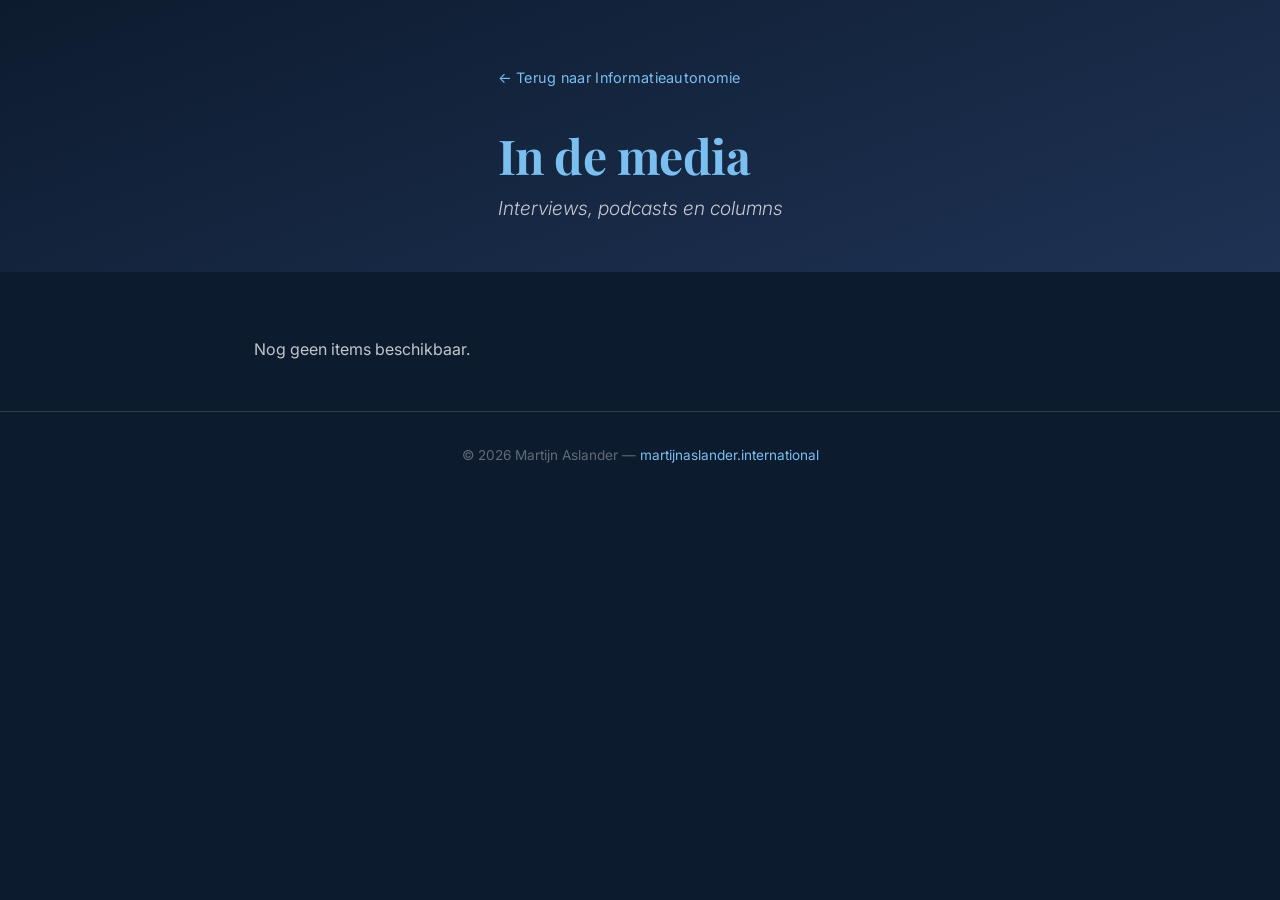
<file: media.html>
<!DOCTYPE html>
<html lang="nl">
<head>
  <meta charset="UTF-8">
  <meta name="viewport" content="width=device-width, initial-scale=1.0">
  <meta name="description" content="Interviews, podcasts en columns over Informatieautonomie.">
  <title>In de media — Informatieautonomie</title>
  <link rel="preconnect" href="https://fonts.googleapis.com">
  <link rel="preconnect" href="https://fonts.gstatic.com" crossorigin>
  <link href="https://fonts.googleapis.com/css2?family=Inter:wght@300;400;500;600;700;800;900&family=Playfair+Display:wght@700;900&display=swap" rel="stylesheet">
  <link rel="stylesheet" href="style.css?v=2">
</head>
<body>
  <section class="hero" style="min-height:auto; padding:64px 0 48px;">
    <div class="container" style="text-align:left;">
      <a href="index.html" class="back-link">← Terug naar Informatieautonomie</a>
      <h1 class="book-title" style="font-size:clamp(1.8rem,4vw,3rem); margin-bottom:12px;">In de media</h1>
      <p class="subtitle">Interviews, podcasts en columns</p>
    </div>
  </section>
  <section>
    <div class="container">
      <div class="item-list">
    <p style="color:var(--white-dim)">Nog geen items beschikbaar.</p>
      </div>
    </div>
  </section>
  <footer>
    <div class="container">
      <p>© 2026 Martijn Aslander — <a href="https://martijnaslander.international">martijnaslander.international</a></p>
    </div>
  </footer>
</body>
</html>
</file>
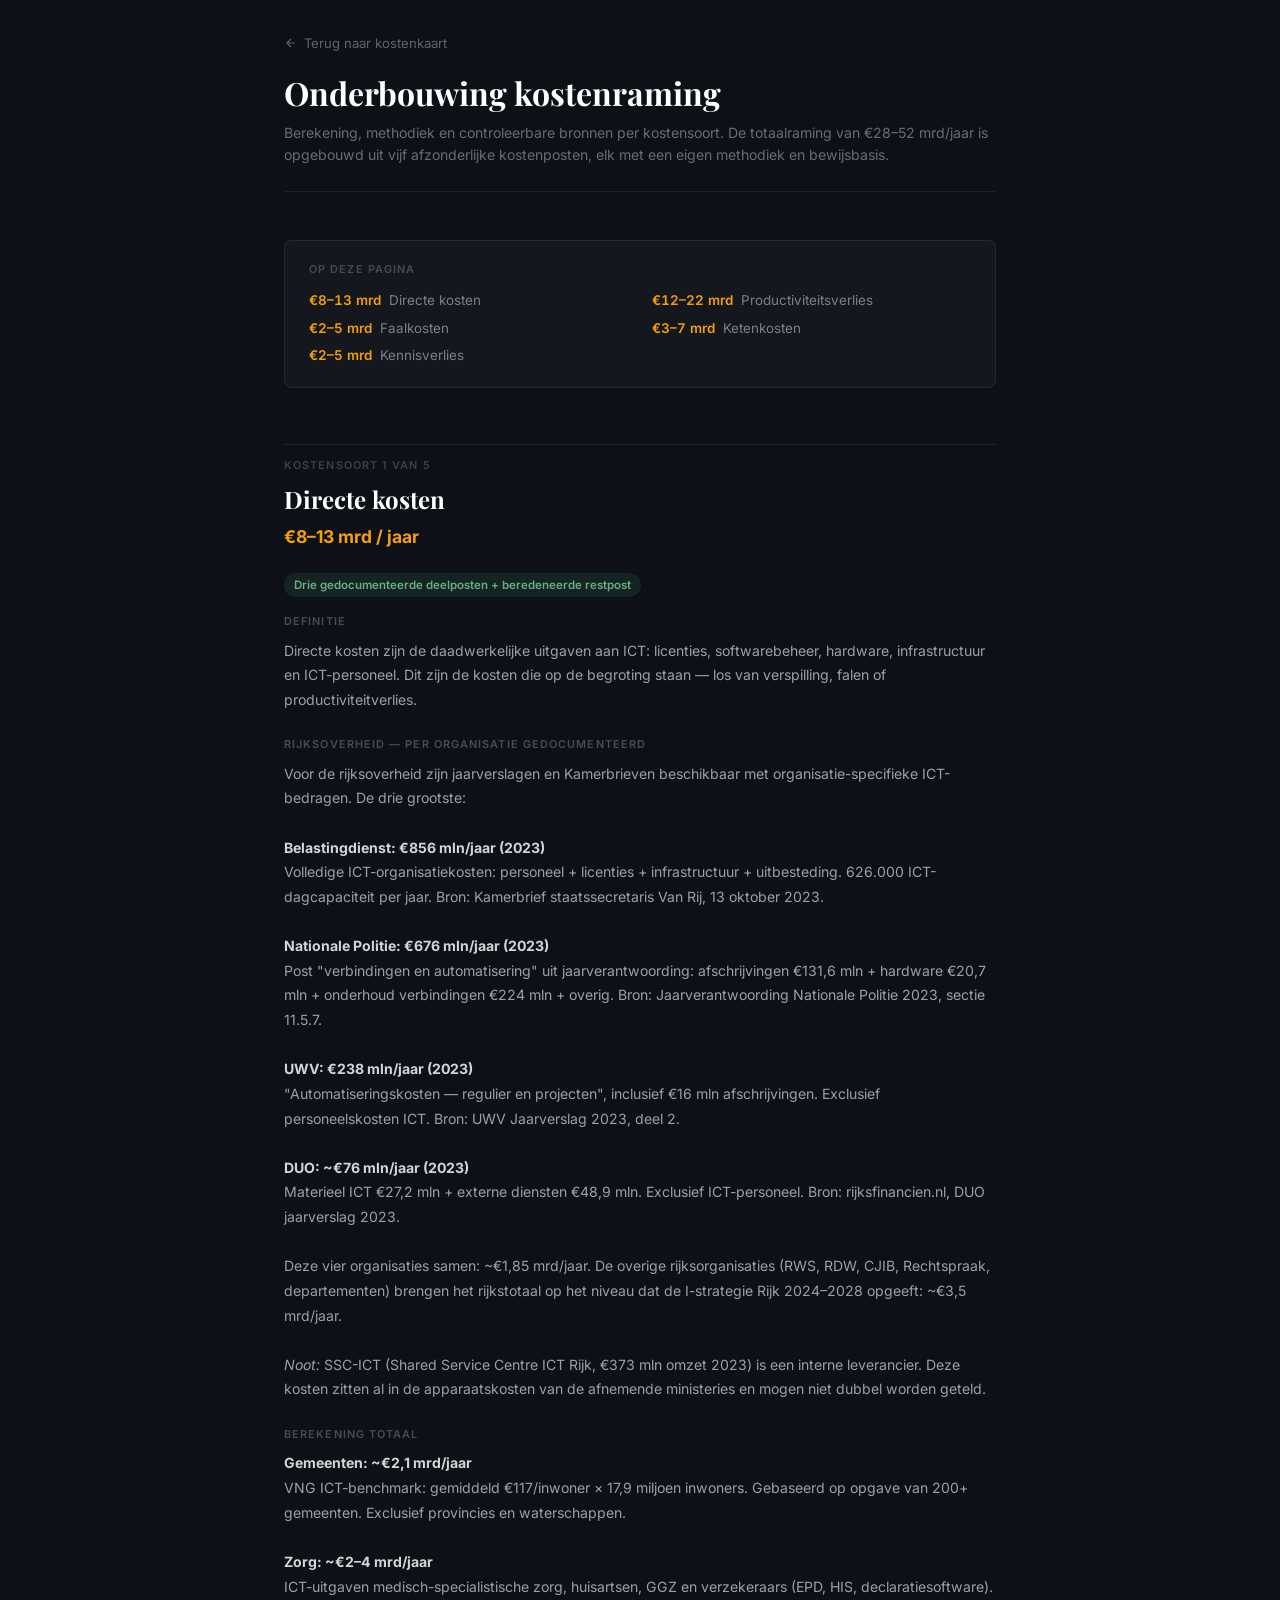
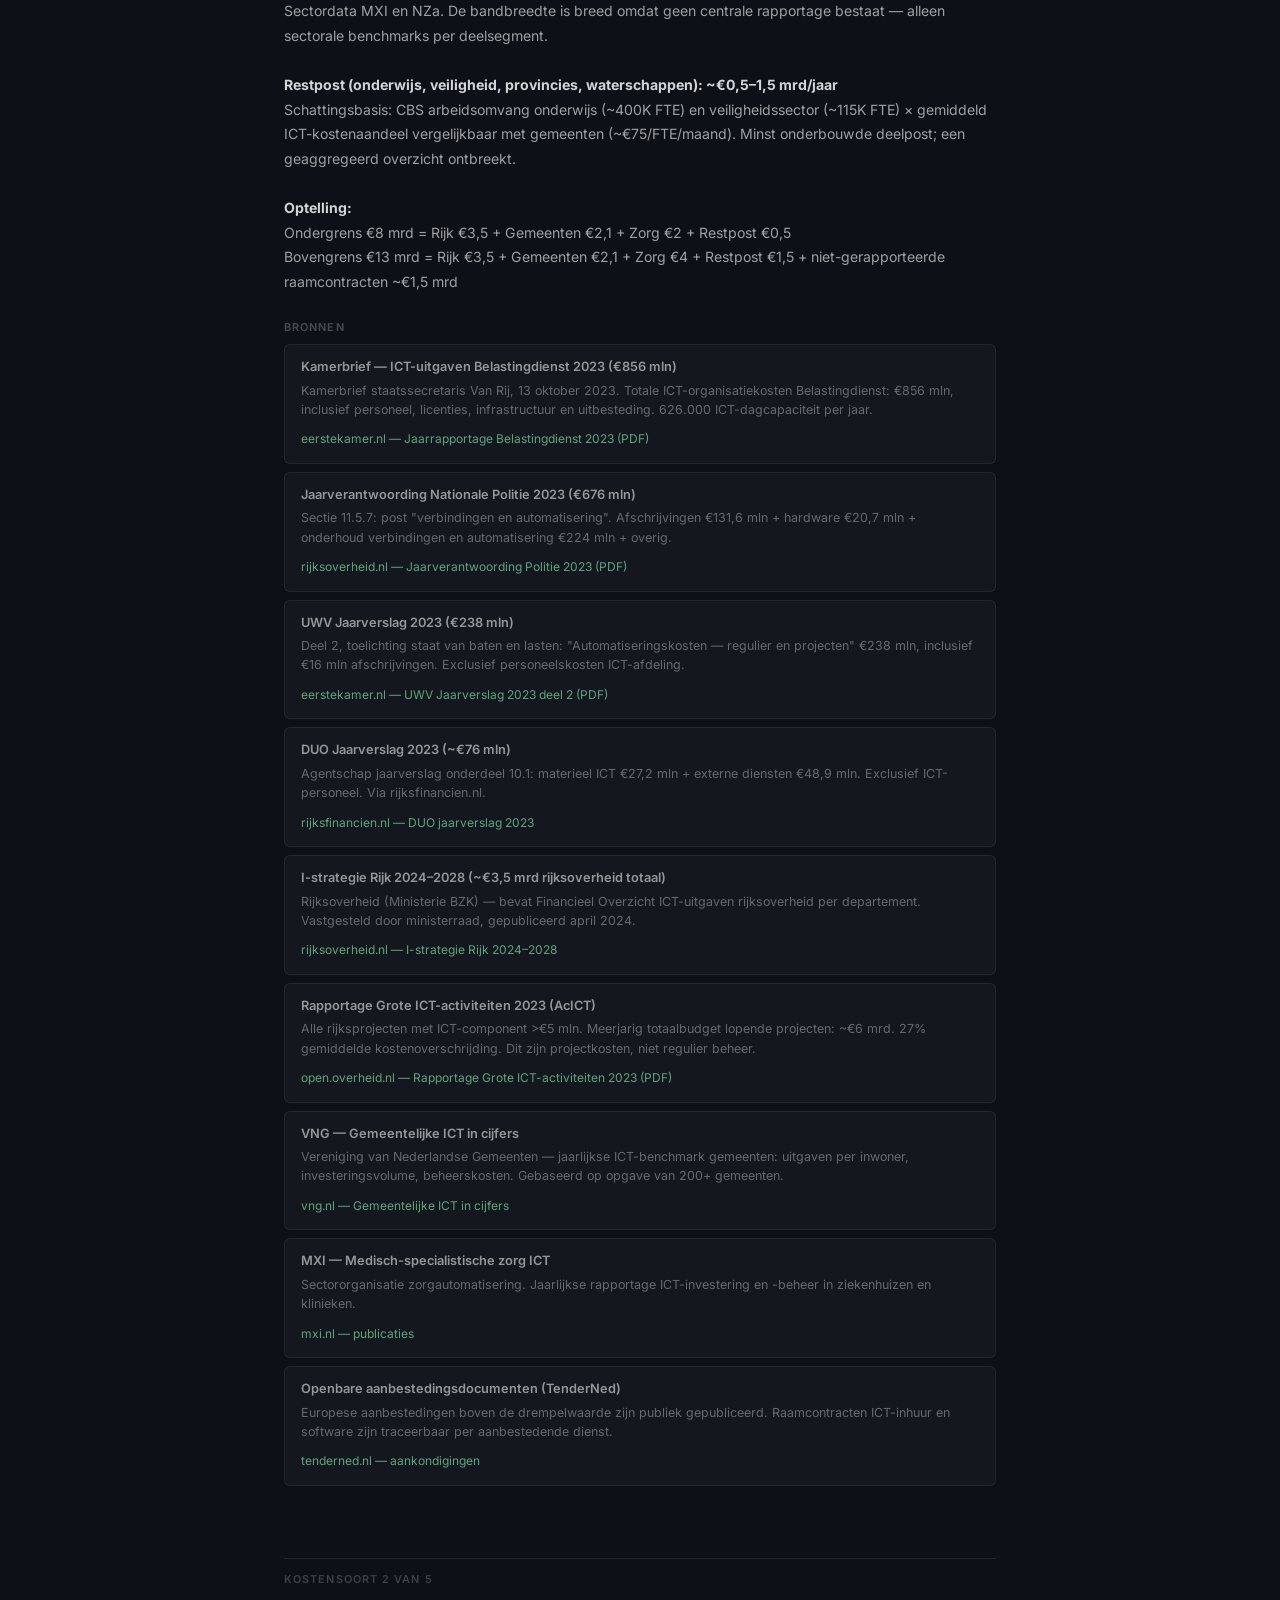
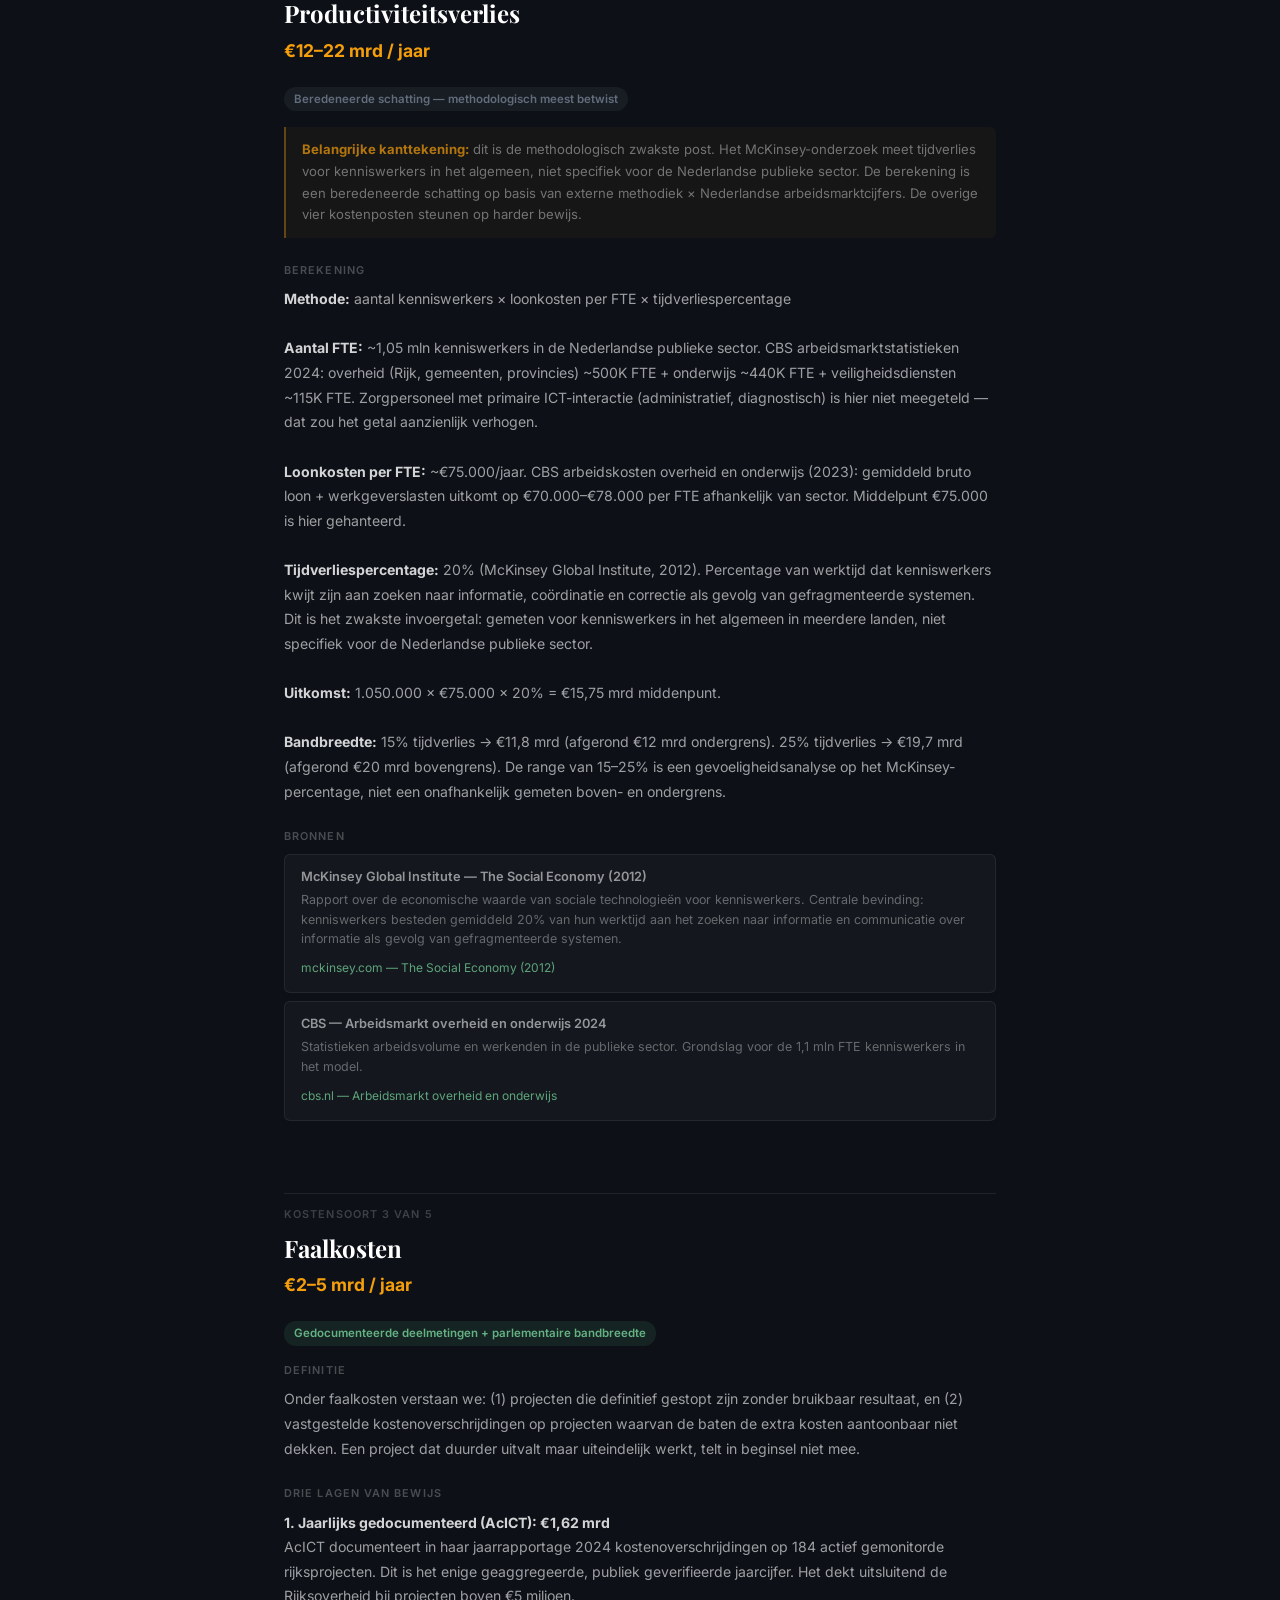
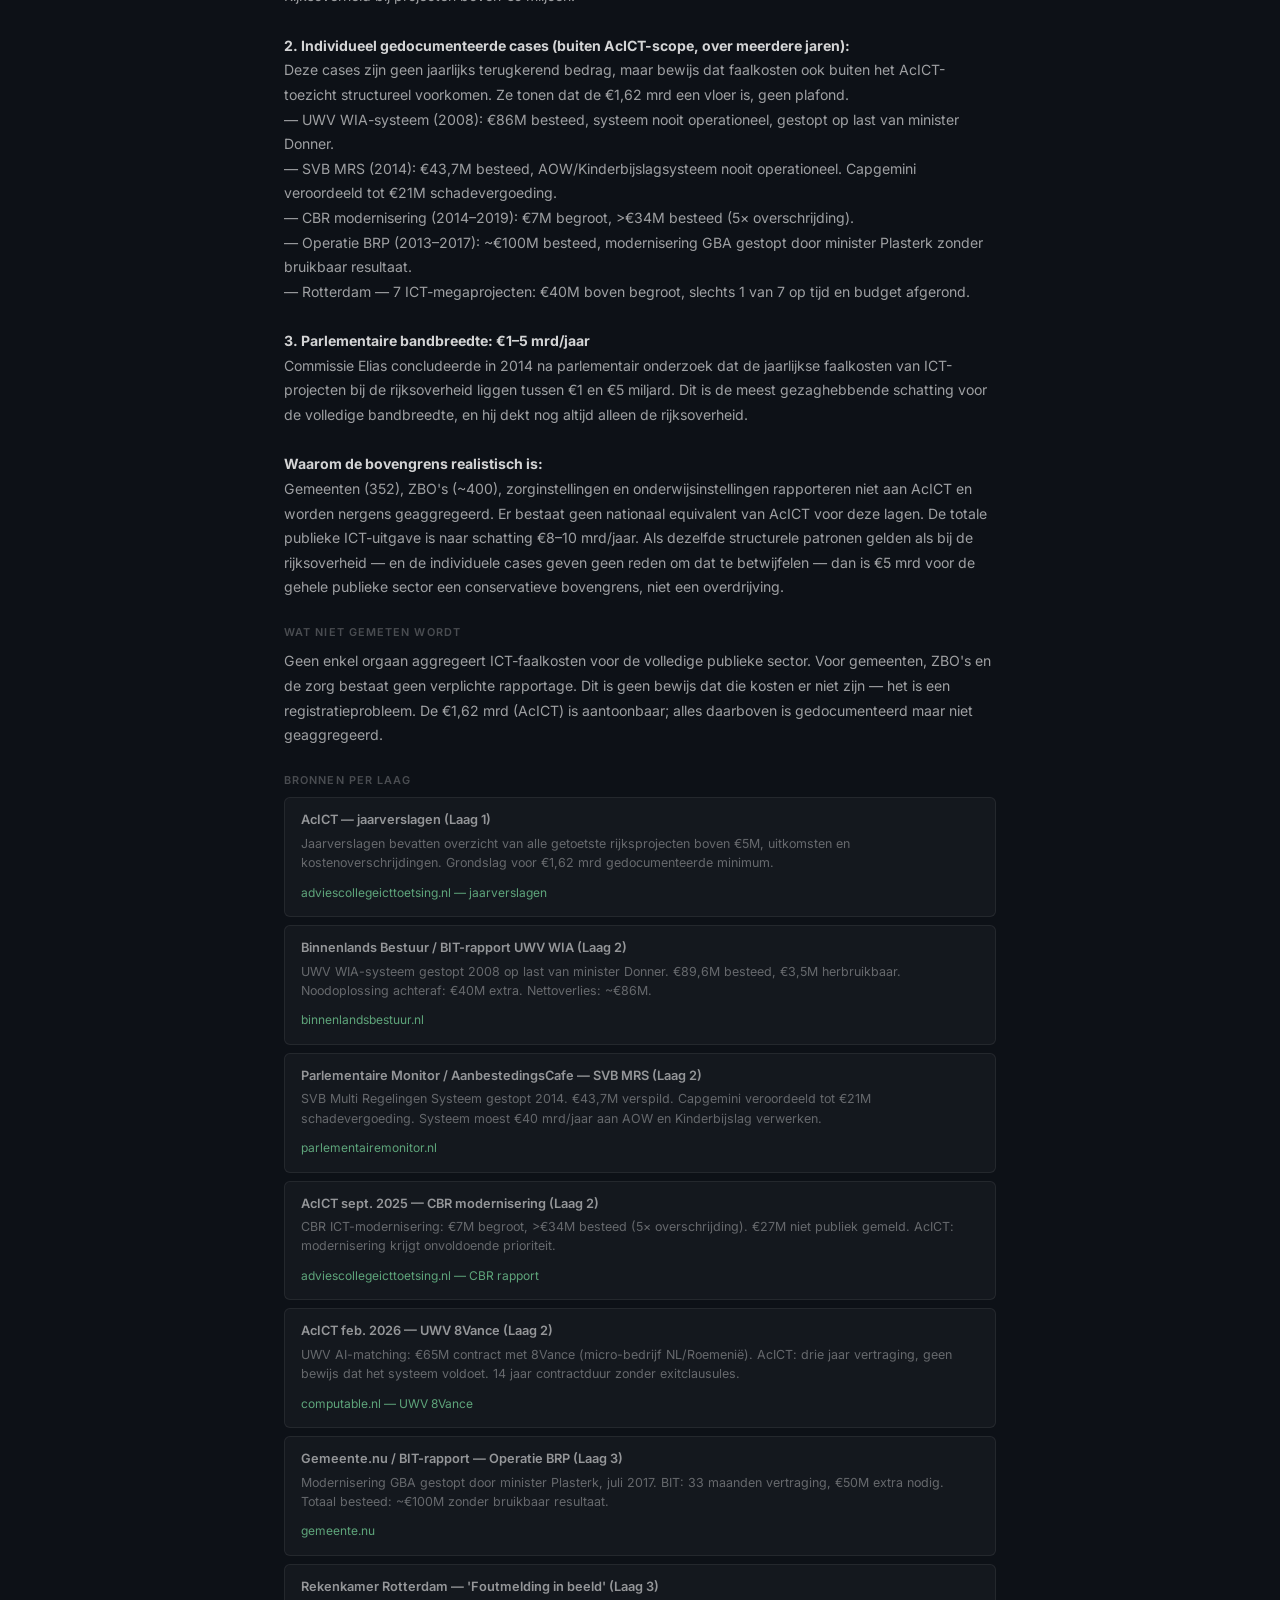
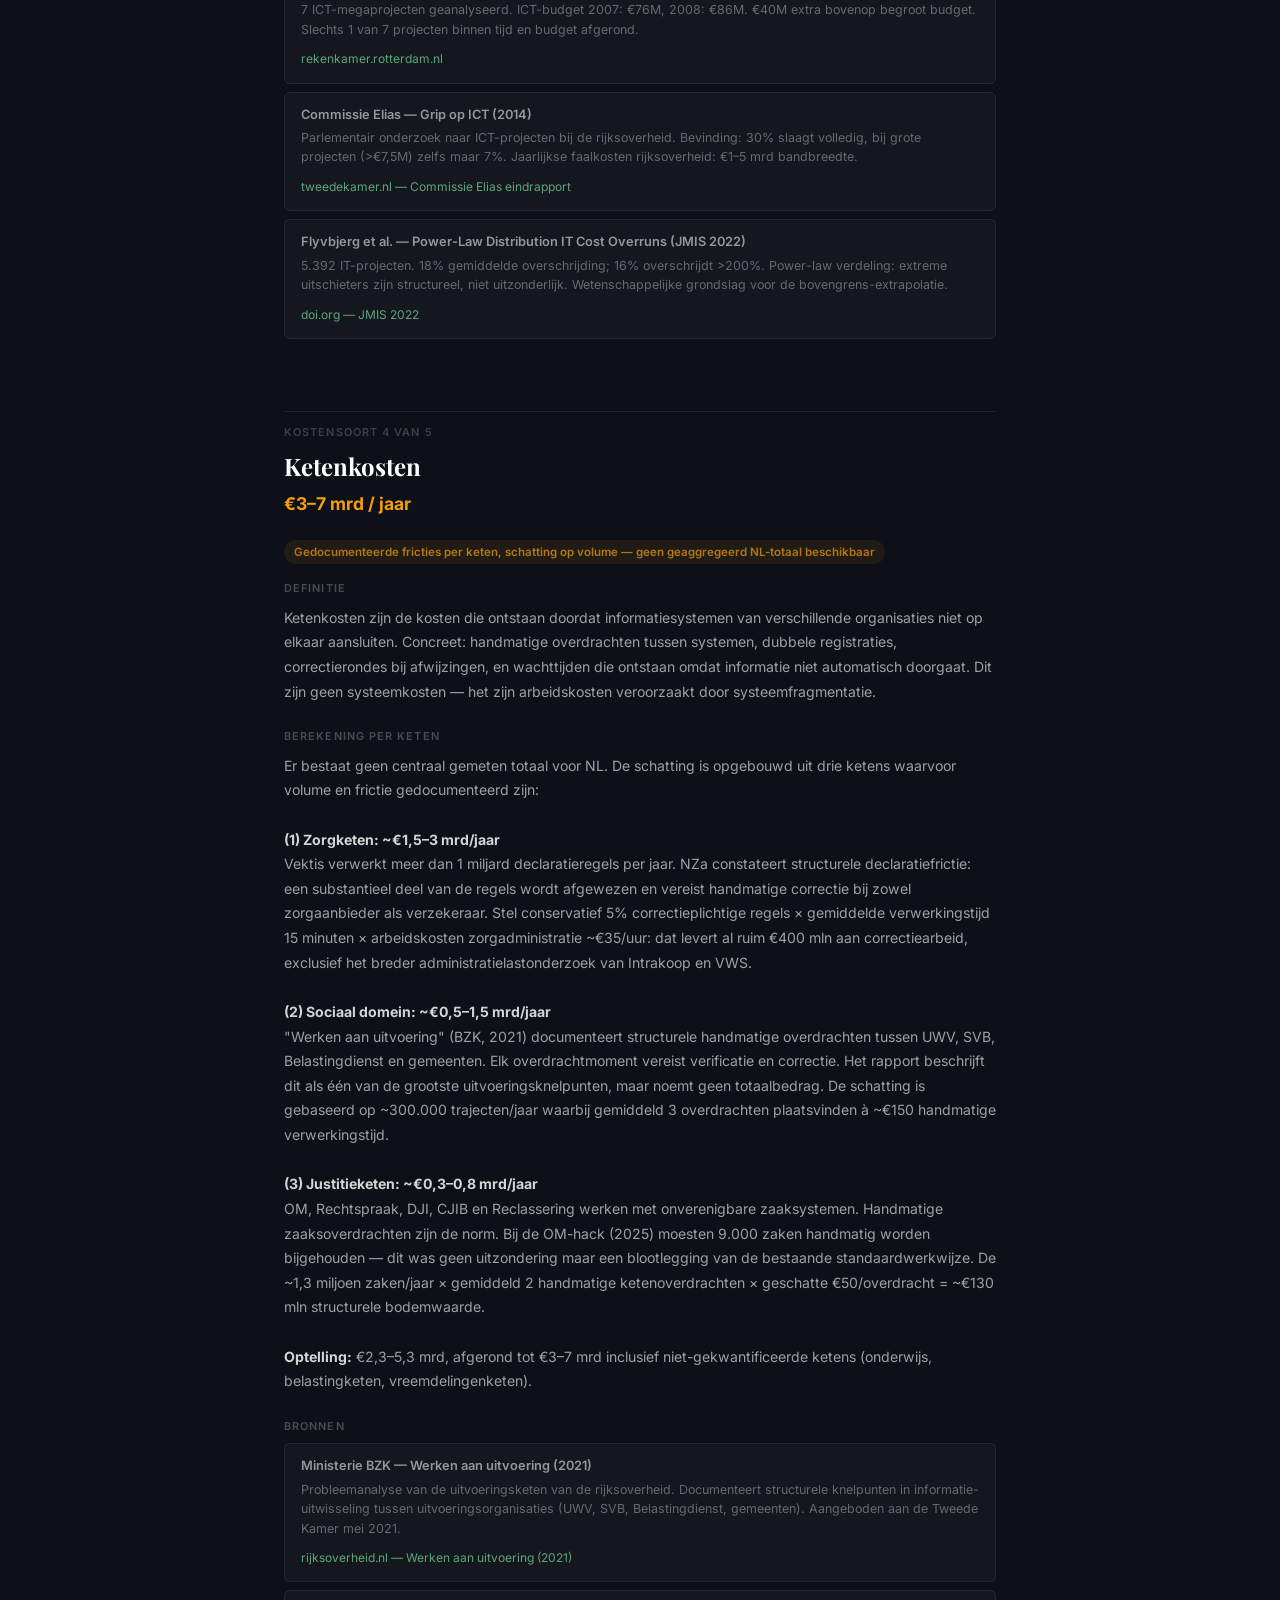
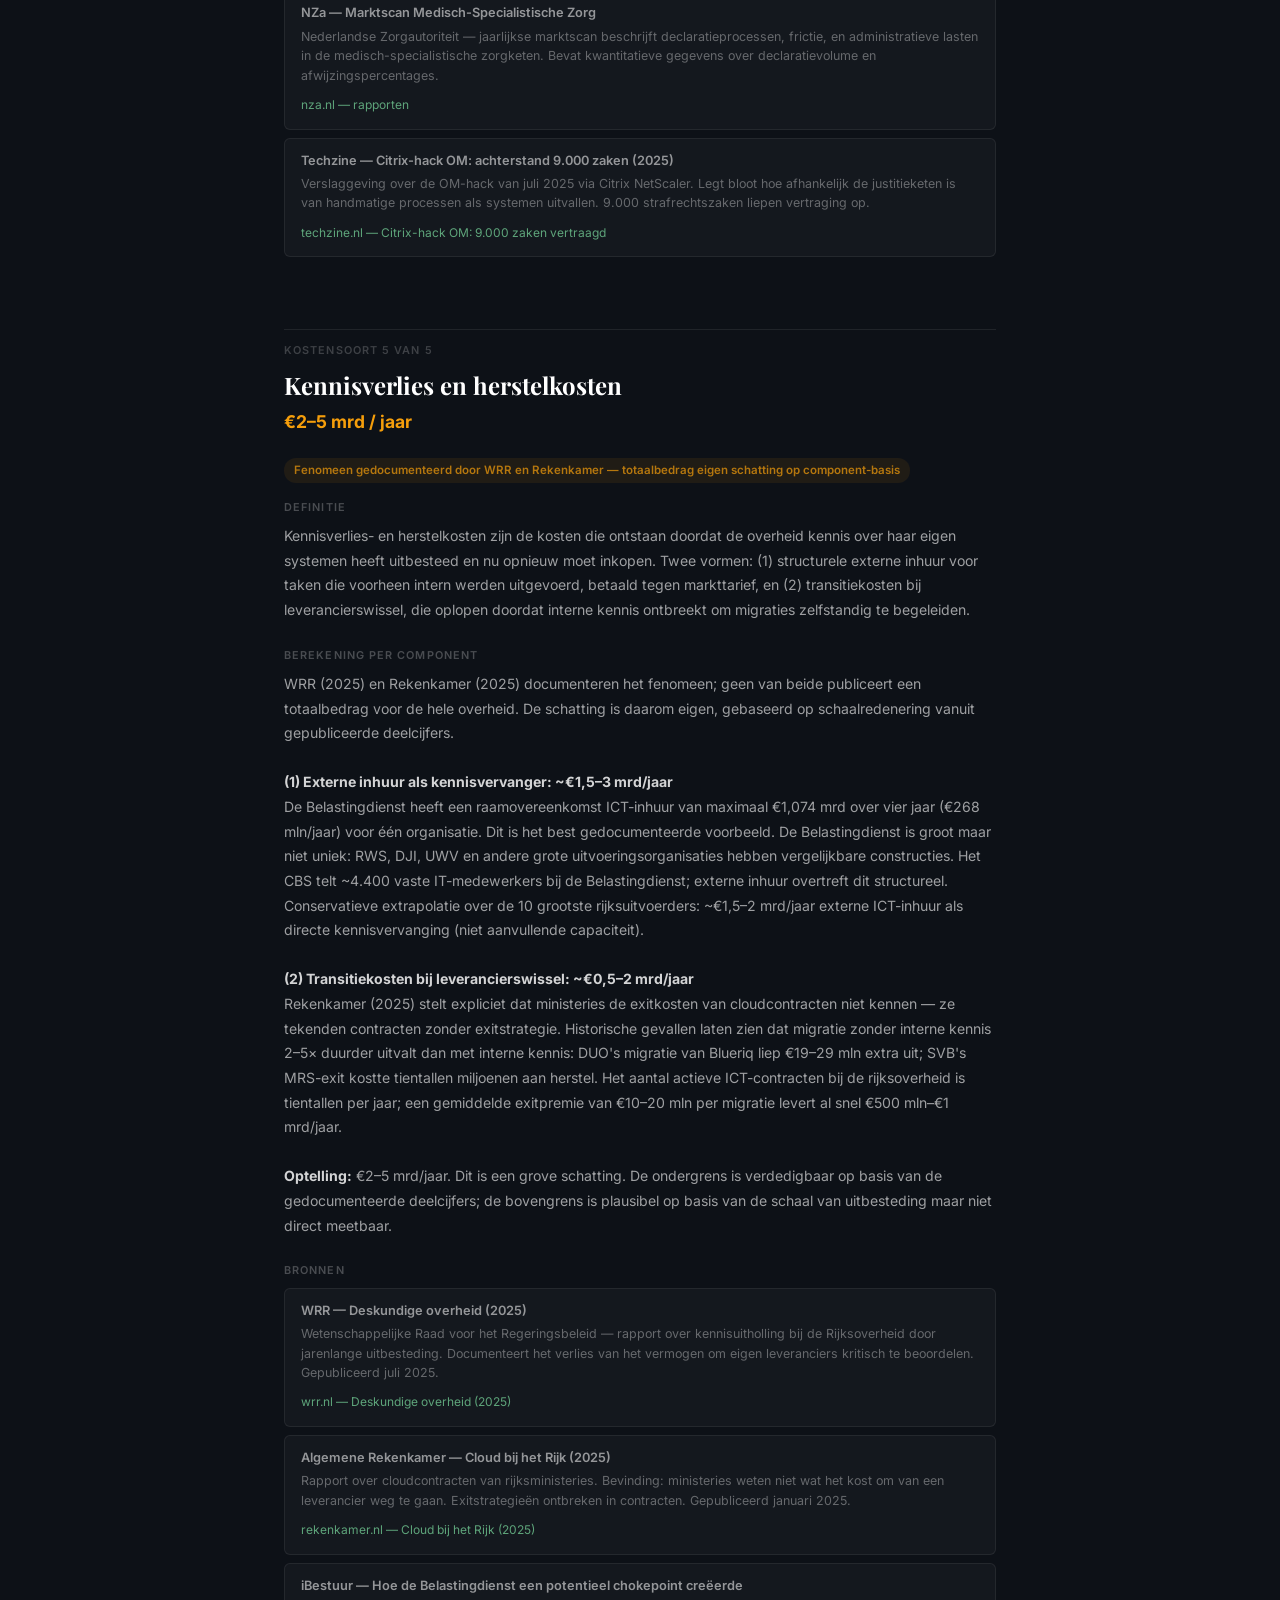
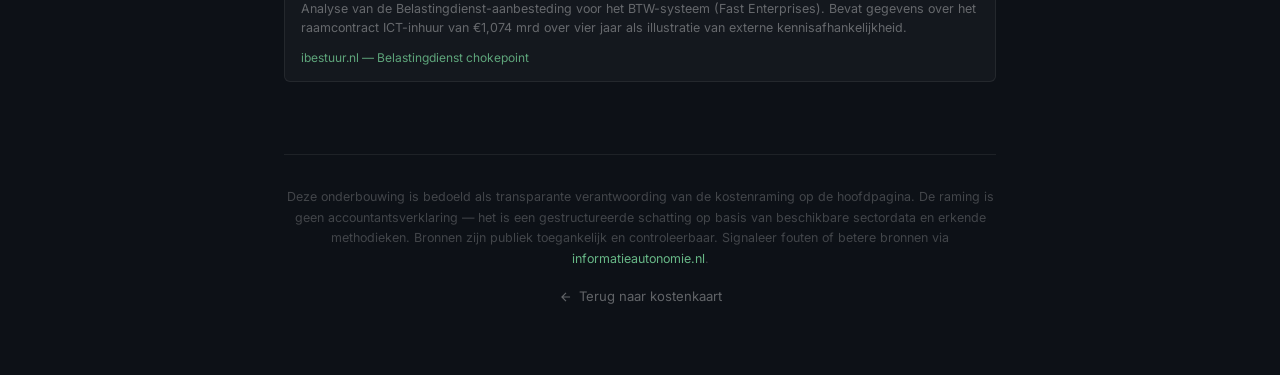
<file: onderbouwing.html>
<!DOCTYPE html>
<html lang="nl">
<head>
  <meta charset="UTF-8">
  <meta name="viewport" content="width=device-width, initial-scale=1.0">
  <title>Onderbouwing kostenraming — Informatieautonomie</title>
  <meta name="description" content="Volledige onderbouwing van de €28–52 mrd kostenraming: berekening, methodiek en controleerbare bronnen per kostensoort.">
  <link rel="preconnect" href="https://fonts.googleapis.com">
  <link rel="preconnect" href="https://fonts.gstatic.com" crossorigin>
  <link href="https://fonts.googleapis.com/css2?family=Playfair+Display:wght@700&family=Inter:wght@400;500;600&display=swap" rel="stylesheet">
  <style>
    *, *::before, *::after { box-sizing: border-box; margin: 0; padding: 0; }
    html { scroll-behavior: smooth; }
    body {
      background: #0d1117;
      color: rgba(255,255,255,0.65);
      font-family: 'Inter', sans-serif;
      font-size: 16px;
      line-height: 1.6;
      min-height: 100vh;
    }
    a { color: rgba(134,239,172,0.75); text-decoration: none; }
    a:hover { color: rgba(134,239,172,1); text-decoration: underline; }

    .container { max-width: 760px; margin: 0 auto; padding: 0 24px; }

    header {
      padding: 32px 0 24px;
      border-bottom: 1px solid rgba(255,255,255,0.07);
      margin-bottom: 48px;
    }
    .back-link {
      display: inline-flex; align-items: center; gap: 6px;
      font-size: 0.82rem; color: rgba(255,255,255,0.35);
      margin-bottom: 20px;
    }
    .back-link:hover { color: rgba(255,255,255,0.6); text-decoration: none; }
    .back-link svg { width: 14px; height: 14px; }

    h1 {
      font-family: 'Playfair Display', serif;
      font-size: 2rem;
      color: #fff;
      line-height: 1.2;
      margin-bottom: 10px;
    }
    .subtitle {
      font-size: 0.88rem;
      color: rgba(255,255,255,0.38);
      line-height: 1.6;
    }

    .toc {
      margin-bottom: 56px;
      padding: 20px 24px;
      background: rgba(255,255,255,0.03);
      border: 1px solid rgba(255,255,255,0.08);
      border-radius: 8px;
    }
    .toc-label {
      font-size: 0.68rem; font-weight: 600;
      text-transform: uppercase; letter-spacing: 0.1em;
      color: rgba(255,255,255,0.22);
      margin-bottom: 12px;
    }
    .toc ul { list-style: none; display: grid; grid-template-columns: 1fr 1fr; gap: 6px 24px; }
    .toc li a {
      font-size: 0.84rem;
      color: rgba(255,255,255,0.45);
      display: flex; gap: 8px; align-items: baseline;
    }
    .toc li a span.amt { color: #f59e0b; font-variant-numeric: tabular-nums; font-weight: 600; flex-shrink: 0; }
    .toc li a:hover { color: rgba(255,255,255,0.7); text-decoration: none; }

    .cost-section {
      margin-bottom: 72px;
      padding-top: 12px;
      border-top: 1px solid rgba(255,255,255,0.08);
    }
    .section-number {
      font-size: 0.68rem; font-weight: 600;
      text-transform: uppercase; letter-spacing: 0.1em;
      color: rgba(255,255,255,0.2);
      margin-bottom: 6px;
    }
    .section-title {
      font-family: 'Playfair Display', serif;
      font-size: 1.5rem; color: #fff;
      margin-bottom: 4px;
    }
    .section-range {
      font-size: 1.1rem; font-weight: 700;
      color: #f59e0b;
      margin-bottom: 20px;
    }

    .block-label {
      font-size: 0.68rem; font-weight: 600;
      text-transform: uppercase; letter-spacing: 0.1em;
      color: rgba(255,255,255,0.25);
      margin: 0 0 8px;
    }
    .block-text {
      font-size: 0.88rem;
      color: rgba(255,255,255,0.6);
      line-height: 1.75;
      margin: 0 0 24px;
    }
    .block-text strong { color: rgba(255,255,255,0.82); }

    .sources-grid {
      display: grid;
      gap: 8px;
      margin-bottom: 24px;
    }
    .source-item {
      padding: 12px 16px;
      background: rgba(255,255,255,0.03);
      border: 1px solid rgba(255,255,255,0.07);
      border-radius: 6px;
    }
    .source-item .source-name {
      font-size: 0.8rem; font-weight: 600;
      color: rgba(255,255,255,0.55);
      margin-bottom: 3px;
    }
    .source-item .source-desc {
      font-size: 0.78rem;
      color: rgba(255,255,255,0.35);
      line-height: 1.55;
      margin-bottom: 6px;
    }
    .source-item .source-link a {
      font-size: 0.75rem;
      color: rgba(134,239,172,0.65);
      word-break: break-all;
    }
    .source-item .source-link a:hover { color: rgba(134,239,172,1); }

    .caveat {
      padding: 12px 16px;
      background: rgba(245,158,11,0.04);
      border-left: 2px solid rgba(245,158,11,0.35);
      border-radius: 0 6px 6px 0;
      font-size: 0.82rem;
      color: rgba(255,255,255,0.4);
      line-height: 1.65;
      margin-bottom: 24px;
    }
    .caveat strong { color: rgba(245,158,11,0.7); }

    .confidence {
      display: inline-flex; align-items: center; gap: 6px;
      font-size: 0.72rem; font-weight: 600;
      padding: 3px 10px; border-radius: 12px;
      margin-bottom: 16px;
    }
    .confidence.hard { background: rgba(134,239,172,0.08); color: rgba(134,239,172,0.7); }
    .confidence.mid { background: rgba(245,158,11,0.08); color: rgba(245,158,11,0.7); }
    .confidence.est { background: rgba(148,163,184,0.08); color: rgba(148,163,184,0.6); }

    footer {
      border-top: 1px solid rgba(255,255,255,0.07);
      padding: 32px 0 48px;
      text-align: center;
    }
    .footer-note {
      font-size: 0.78rem;
      color: rgba(255,255,255,0.22);
      line-height: 1.65;
      margin-bottom: 16px;
    }
  </style>
</head>
<body>

<div class="container">
  <header>
    <a href="kosten.html" class="back-link">
      <svg viewBox="0 0 24 24" fill="none" stroke="currentColor" stroke-width="2"><path d="M19 12H5M12 5l-7 7 7 7"/></svg>
      Terug naar kostenkaart
    </a>
    <h1>Onderbouwing kostenraming</h1>
    <p class="subtitle">Berekening, methodiek en controleerbare bronnen per kostensoort. De totaalraming van €28–52 mrd/jaar is opgebouwd uit vijf afzonderlijke kostenposten, elk met een eigen methodiek en bewijsbasis.</p>
  </header>

  <div class="toc">
    <p class="toc-label">Op deze pagina</p>
    <ul>
      <li><a href="#directe-kosten"><span class="amt">€8–13 mrd</span> Directe kosten</a></li>
      <li><a href="#productiviteit"><span class="amt">€12–22 mrd</span> Productiviteitsverlies</a></li>
      <li><a href="#faalkosten"><span class="amt">€2–5 mrd</span> Faalkosten</a></li>
      <li><a href="#ketenkosten"><span class="amt">€3–7 mrd</span> Ketenkosten</a></li>
      <li><a href="#kennisverlies"><span class="amt">€2–5 mrd</span> Kennisverlies</a></li>
    </ul>
  </div>

  <!-- ============================================================ -->
  <!-- 1. DIRECTE KOSTEN                                            -->
  <!-- ============================================================ -->
  <section class="cost-section" id="directe-kosten">
    <p class="section-number">Kostensoort 1 van 5</p>
    <h2 class="section-title">Directe kosten</h2>
    <p class="section-range">€8–13 mrd / jaar</p>
    <span class="confidence hard">Drie gedocumenteerde deelposten + beredeneerde restpost</span>

    <p class="block-label">Definitie</p>
    <p class="block-text">
      Directe kosten zijn de daadwerkelijke uitgaven aan ICT: licenties, softwarebeheer, hardware, infrastructuur en ICT-personeel. Dit zijn de kosten die op de begroting staan — los van verspilling, falen of productiviteitverlies.
    </p>

    <p class="block-label">Rijksoverheid — per organisatie gedocumenteerd</p>
    <p class="block-text">
      Voor de rijksoverheid zijn jaarverslagen en Kamerbrieven beschikbaar met organisatie-specifieke ICT-bedragen. De drie grootste:<br><br>
      <strong>Belastingdienst: €856 mln/jaar (2023)</strong><br>
      Volledige ICT-organisatiekosten: personeel + licenties + infrastructuur + uitbesteding. 626.000 ICT-dagcapaciteit per jaar. Bron: Kamerbrief staatssecretaris Van Rij, 13 oktober 2023.<br><br>
      <strong>Nationale Politie: €676 mln/jaar (2023)</strong><br>
      Post "verbindingen en automatisering" uit jaarverantwoording: afschrijvingen €131,6 mln + hardware €20,7 mln + onderhoud verbindingen €224 mln + overig. Bron: Jaarverantwoording Nationale Politie 2023, sectie 11.5.7.<br><br>
      <strong>UWV: €238 mln/jaar (2023)</strong><br>
      "Automatiseringskosten — regulier en projecten", inclusief €16 mln afschrijvingen. Exclusief personeelskosten ICT. Bron: UWV Jaarverslag 2023, deel 2.<br><br>
      <strong>DUO: ~€76 mln/jaar (2023)</strong><br>
      Materieel ICT €27,2 mln + externe diensten €48,9 mln. Exclusief ICT-personeel. Bron: rijksfinancien.nl, DUO jaarverslag 2023.<br><br>
      Deze vier organisaties samen: ~€1,85 mrd/jaar. De overige rijksorganisaties (RWS, RDW, CJIB, Rechtspraak, departementen) brengen het rijkstotaal op het niveau dat de I-strategie Rijk 2024–2028 opgeeft: ~€3,5 mrd/jaar.<br><br>
      <em>Noot:</em> SSC-ICT (Shared Service Centre ICT Rijk, €373 mln omzet 2023) is een interne leverancier. Deze kosten zitten al in de apparaatskosten van de afnemende ministeries en mogen niet dubbel worden geteld.
    </p>

    <p class="block-label">Berekening totaal</p>
    <p class="block-text">
      <strong>Gemeenten: ~€2,1 mrd/jaar</strong><br>
      VNG ICT-benchmark: gemiddeld €117/inwoner × 17,9 miljoen inwoners. Gebaseerd op opgave van 200+ gemeenten. Exclusief provincies en waterschappen.<br><br>
      <strong>Zorg: ~€2–4 mrd/jaar</strong><br>
      ICT-uitgaven medisch-specialistische zorg, huisartsen, GGZ en verzekeraars (EPD, HIS, declaratiesoftware). Sectordata MXI en NZa. De bandbreedte is breed omdat geen centrale rapportage bestaat — alleen sectorale benchmarks per deelsegment.<br><br>
      <strong>Restpost (onderwijs, veiligheid, provincies, waterschappen): ~€0,5–1,5 mrd/jaar</strong><br>
      Schattingsbasis: CBS arbeidsomvang onderwijs (~400K FTE) en veiligheidssector (~115K FTE) × gemiddeld ICT-kostenaandeel vergelijkbaar met gemeenten (~€75/FTE/maand). Minst onderbouwde deelpost; een geaggregeerd overzicht ontbreekt.<br><br>
      <strong>Optelling:</strong><br>
      Ondergrens €8 mrd = Rijk €3,5 + Gemeenten €2,1 + Zorg €2 + Restpost €0,5<br>
      Bovengrens €13 mrd = Rijk €3,5 + Gemeenten €2,1 + Zorg €4 + Restpost €1,5 + niet-gerapporteerde raamcontracten ~€1,5 mrd
    </p>

    <p class="block-label">Bronnen</p>
    <div class="sources-grid">
      <div class="source-item">
        <p class="source-name">Kamerbrief — ICT-uitgaven Belastingdienst 2023 (€856 mln)</p>
        <p class="source-desc">Kamerbrief staatssecretaris Van Rij, 13 oktober 2023. Totale ICT-organisatiekosten Belastingdienst: €856 mln, inclusief personeel, licenties, infrastructuur en uitbesteding. 626.000 ICT-dagcapaciteit per jaar.</p>
        <p class="source-link"><a href="https://www.eerstekamer.nl/bijlage/20240528/jaarrapportage_2023/document3/f=/vmdn9npskmzd.pdf" target="_blank" rel="noopener">eerstekamer.nl — Jaarrapportage Belastingdienst 2023 (PDF)</a></p>
      </div>
      <div class="source-item">
        <p class="source-name">Jaarverantwoording Nationale Politie 2023 (€676 mln)</p>
        <p class="source-desc">Sectie 11.5.7: post "verbindingen en automatisering". Afschrijvingen €131,6 mln + hardware €20,7 mln + onderhoud verbindingen en automatisering €224 mln + overig.</p>
        <p class="source-link"><a href="https://www.rijksoverheid.nl/binaries/rijksoverheid/documenten/jaarverslagen/2024/05/15/nationale-politie-2023/jaarverantwoording-politie-2023.pdf" target="_blank" rel="noopener">rijksoverheid.nl — Jaarverantwoording Politie 2023 (PDF)</a></p>
      </div>
      <div class="source-item">
        <p class="source-name">UWV Jaarverslag 2023 (€238 mln)</p>
        <p class="source-desc">Deel 2, toelichting staat van baten en lasten: "Automatiseringskosten — regulier en projecten" €238 mln, inclusief €16 mln afschrijvingen. Exclusief personeelskosten ICT-afdeling.</p>
        <p class="source-link"><a href="https://www.eerstekamer.nl/bijlage/20240418/uwv_jaarverslag_2023_deel_2/document3/f=/vmcic1in967g.pdf" target="_blank" rel="noopener">eerstekamer.nl — UWV Jaarverslag 2023 deel 2 (PDF)</a></p>
      </div>
      <div class="source-item">
        <p class="source-name">DUO Jaarverslag 2023 (~€76 mln)</p>
        <p class="source-desc">Agentschap jaarverslag onderdeel 10.1: materieel ICT €27,2 mln + externe diensten €48,9 mln. Exclusief ICT-personeel. Via rijksfinancien.nl.</p>
        <p class="source-link"><a href="https://www.rijksfinancien.nl/jaarverslag/2023/VIII/onderdeel/2664563" target="_blank" rel="noopener">rijksfinancien.nl — DUO jaarverslag 2023</a></p>
      </div>
      <div class="source-item">
        <p class="source-name">I-strategie Rijk 2024–2028 (~€3,5 mrd rijksoverheid totaal)</p>
        <p class="source-desc">Rijksoverheid (Ministerie BZK) — bevat Financieel Overzicht ICT-uitgaven rijksoverheid per departement. Vastgesteld door ministerraad, gepubliceerd april 2024.</p>
        <p class="source-link"><a href="https://www.rijksoverheid.nl/documenten/rapporten/2024/04/04/i-strategie-rijk-2024-2028" target="_blank" rel="noopener">rijksoverheid.nl — I-strategie Rijk 2024–2028</a></p>
      </div>
      <div class="source-item">
        <p class="source-name">Rapportage Grote ICT-activiteiten 2023 (AcICT)</p>
        <p class="source-desc">Alle rijksprojecten met ICT-component >€5 mln. Meerjarig totaalbudget lopende projecten: ~€6 mrd. 27% gemiddelde kostenoverschrijding. Dit zijn projectkosten, niet regulier beheer.</p>
        <p class="source-link"><a href="https://open.overheid.nl/documenten/5efe8b5e-b9fb-49bc-baee-a78d9cd8147b/file" target="_blank" rel="noopener">open.overheid.nl — Rapportage Grote ICT-activiteiten 2023 (PDF)</a></p>
      </div>
      <div class="source-item">
        <p class="source-name">VNG — Gemeentelijke ICT in cijfers</p>
        <p class="source-desc">Vereniging van Nederlandse Gemeenten — jaarlijkse ICT-benchmark gemeenten: uitgaven per inwoner, investeringsvolume, beheerskosten. Gebaseerd op opgave van 200+ gemeenten.</p>
        <p class="source-link"><a href="https://vng.nl/artikelen/gemeentelijke-ict-in-cijfers" target="_blank" rel="noopener">vng.nl — Gemeentelijke ICT in cijfers</a></p>
      </div>
      <div class="source-item">
        <p class="source-name">MXI — Medisch-specialistische zorg ICT</p>
        <p class="source-desc">Sectororganisatie zorgautomatisering. Jaarlijkse rapportage ICT-investering en -beheer in ziekenhuizen en klinieken.</p>
        <p class="source-link"><a href="https://www.mxi.nl/publicaties" target="_blank" rel="noopener">mxi.nl — publicaties</a></p>
      </div>
      <div class="source-item">
        <p class="source-name">Openbare aanbestedingsdocumenten (TenderNed)</p>
        <p class="source-desc">Europese aanbestedingen boven de drempelwaarde zijn publiek gepubliceerd. Raamcontracten ICT-inhuur en software zijn traceerbaar per aanbestedende dienst.</p>
        <p class="source-link"><a href="https://www.tenderned.nl/aankondigingen" target="_blank" rel="noopener">tenderned.nl — aankondigingen</a></p>
      </div>
    </div>
  </section>

  <!-- ============================================================ -->
  <!-- 2. PRODUCTIVITEITSVERLIES                                     -->
  <!-- ============================================================ -->
  <section class="cost-section" id="productiviteit">
    <p class="section-number">Kostensoort 2 van 5</p>
    <h2 class="section-title">Productiviteitsverlies</h2>
    <p class="section-range">€12–22 mrd / jaar</p>
    <span class="confidence est">Beredeneerde schatting — methodologisch meest betwist</span>

    <div class="caveat">
      <strong>Belangrijke kanttekening:</strong> dit is de methodologisch zwakste post. Het McKinsey-onderzoek meet tijdverlies voor kenniswerkers in het algemeen, niet specifiek voor de Nederlandse publieke sector. De berekening is een beredeneerde schatting op basis van externe methodiek × Nederlandse arbeidsmarktcijfers. De overige vier kostenposten steunen op harder bewijs.
    </div>

    <p class="block-label">Berekening</p>
    <p class="block-text">
      <strong>Methode:</strong> aantal kenniswerkers × loonkosten per FTE × tijdverliespercentage<br><br>
      <strong>Aantal FTE:</strong> ~1,05 mln kenniswerkers in de Nederlandse publieke sector. CBS arbeidsmarktstatistieken 2024: overheid (Rijk, gemeenten, provincies) ~500K FTE + onderwijs ~440K FTE + veiligheidsdiensten ~115K FTE. Zorgpersoneel met primaire ICT-interactie (administratief, diagnostisch) is hier niet meegeteld — dat zou het getal aanzienlijk verhogen.<br><br>
      <strong>Loonkosten per FTE:</strong> ~€75.000/jaar. CBS arbeidskosten overheid en onderwijs (2023): gemiddeld bruto loon + werkgeverslasten uitkomt op €70.000–€78.000 per FTE afhankelijk van sector. Middelpunt €75.000 is hier gehanteerd.<br><br>
      <strong>Tijdverliespercentage:</strong> 20% (McKinsey Global Institute, 2012). Percentage van werktijd dat kenniswerkers kwijt zijn aan zoeken naar informatie, coördinatie en correctie als gevolg van gefragmenteerde systemen. Dit is het zwakste invoergetal: gemeten voor kenniswerkers in het algemeen in meerdere landen, niet specifiek voor de Nederlandse publieke sector.<br><br>
      <strong>Uitkomst:</strong> 1.050.000 × €75.000 × 20% = €15,75 mrd middenpunt.<br><br>
      <strong>Bandbreedte:</strong> 15% tijdverlies → €11,8 mrd (afgerond €12 mrd ondergrens). 25% tijdverlies → €19,7 mrd (afgerond €20 mrd bovengrens). De range van 15–25% is een gevoeligheidsanalyse op het McKinsey-percentage, niet een onafhankelijk gemeten boven- en ondergrens.
    </p>

    <p class="block-label">Bronnen</p>
    <div class="sources-grid">
      <div class="source-item">
        <p class="source-name">McKinsey Global Institute — The Social Economy (2012)</p>
        <p class="source-desc">Rapport over de economische waarde van sociale technologieën voor kenniswerkers. Centrale bevinding: kenniswerkers besteden gemiddeld 20% van hun werktijd aan het zoeken naar informatie en communicatie over informatie als gevolg van gefragmenteerde systemen.</p>
        <p class="source-link"><a href="https://www.mckinsey.com/industries/technology-media-and-telecommunications/our-insights/the-social-economy" target="_blank" rel="noopener">mckinsey.com — The Social Economy (2012)</a></p>
      </div>
      <div class="source-item">
        <p class="source-name">CBS — Arbeidsmarkt overheid en onderwijs 2024</p>
        <p class="source-desc">Statistieken arbeidsvolume en werkenden in de publieke sector. Grondslag voor de 1,1 mln FTE kenniswerkers in het model.</p>
        <p class="source-link"><a href="https://www.cbs.nl/nl-nl/visualisaties/arbeidsmarkt-in-cijfers/werkenden/overheid-en-onderwijs" target="_blank" rel="noopener">cbs.nl — Arbeidsmarkt overheid en onderwijs</a></p>
      </div>
    </div>
  </section>

  <!-- ============================================================ -->
  <!-- 3. FAALKOSTEN                                                 -->
  <!-- ============================================================ -->
  <section class="cost-section" id="faalkosten">
    <p class="section-number">Kostensoort 3 van 5</p>
    <h2 class="section-title">Faalkosten</h2>
    <p class="section-range">€2–5 mrd / jaar</p>
    <span class="confidence hard">Gedocumenteerde deelmetingen + parlementaire bandbreedte</span>

    <p class="block-label">Definitie</p>
    <p class="block-text">
      Onder faalkosten verstaan we: (1) projecten die definitief gestopt zijn zonder bruikbaar resultaat, en (2) vastgestelde kostenoverschrijdingen op projecten waarvan de baten de extra kosten aantoonbaar niet dekken. Een project dat duurder uitvalt maar uiteindelijk werkt, telt in beginsel niet mee.
    </p>

    <p class="block-label">Drie lagen van bewijs</p>
    <p class="block-text">
      <strong>1. Jaarlijks gedocumenteerd (AcICT): €1,62 mrd</strong><br>
      AcICT documenteert in haar jaarrapportage 2024 kostenoverschrijdingen op 184 actief gemonitorde rijksprojecten. Dit is het enige geaggregeerde, publiek geverifieerde jaarcijfer. Het dekt uitsluitend de Rijksoverheid bij projecten boven €5 miljoen.<br><br>

      <strong>2. Individueel gedocumenteerde cases (buiten AcICT-scope, over meerdere jaren):</strong><br>
      Deze cases zijn geen jaarlijks terugkerend bedrag, maar bewijs dat faalkosten ook buiten het AcICT-toezicht structureel voorkomen. Ze tonen dat de €1,62 mrd een vloer is, geen plafond.<br>
      — UWV WIA-systeem (2008): €86M besteed, systeem nooit operationeel, gestopt op last van minister Donner.<br>
      — SVB MRS (2014): €43,7M besteed, AOW/Kinderbijslagsysteem nooit operationeel. Capgemini veroordeeld tot €21M schadevergoeding.<br>
      — CBR modernisering (2014–2019): €7M begroot, >€34M besteed (5× overschrijding).<br>
      — Operatie BRP (2013–2017): ~€100M besteed, modernisering GBA gestopt door minister Plasterk zonder bruikbaar resultaat.<br>
      — Rotterdam — 7 ICT-megaprojecten: €40M boven begroot, slechts 1 van 7 op tijd en budget afgerond.<br><br>

      <strong>3. Parlementaire bandbreedte: €1–5 mrd/jaar</strong><br>
      Commissie Elias concludeerde in 2014 na parlementair onderzoek dat de jaarlijkse faalkosten van ICT-projecten bij de rijksoverheid liggen tussen €1 en €5 miljard. Dit is de meest gezaghebbende schatting voor de volledige bandbreedte, en hij dekt nog altijd alleen de rijksoverheid.<br><br>

      <strong>Waarom de bovengrens realistisch is:</strong><br>
      Gemeenten (352), ZBO's (~400), zorginstellingen en onderwijsinstellingen rapporteren niet aan AcICT en worden nergens geaggregeerd. Er bestaat geen nationaal equivalent van AcICT voor deze lagen. De totale publieke ICT-uitgave is naar schatting €8–10 mrd/jaar. Als dezelfde structurele patronen gelden als bij de rijksoverheid — en de individuele cases geven geen reden om dat te betwijfelen — dan is €5 mrd voor de gehele publieke sector een conservatieve bovengrens, niet een overdrijving.
    </p>

    <p class="block-label">Wat niet gemeten wordt</p>
    <p class="block-text">
      Geen enkel orgaan aggregeert ICT-faalkosten voor de volledige publieke sector. Voor gemeenten, ZBO's en de zorg bestaat geen verplichte rapportage. Dit is geen bewijs dat die kosten er niet zijn — het is een registratieprobleem. De €1,62 mrd (AcICT) is aantoonbaar; alles daarboven is gedocumenteerd maar niet geaggregeerd.
    </p>

    <p class="block-label">Bronnen per laag</p>
    <div class="sources-grid">
      <div class="source-item">
        <p class="source-name">AcICT — jaarverslagen (Laag 1)</p>
        <p class="source-desc">Jaarverslagen bevatten overzicht van alle getoetste rijksprojecten boven €5M, uitkomsten en kostenoverschrijdingen. Grondslag voor €1,62 mrd gedocumenteerde minimum.</p>
        <p class="source-link"><a href="https://www.adviescollegeicttoetsing.nl/documenten/jaarverslagen" target="_blank" rel="noopener">adviescollegeicttoetsing.nl — jaarverslagen</a></p>
      </div>
      <div class="source-item">
        <p class="source-name">Binnenlands Bestuur / BIT-rapport UWV WIA (Laag 2)</p>
        <p class="source-desc">UWV WIA-systeem gestopt 2008 op last van minister Donner. €89,6M besteed, €3,5M herbruikbaar. Noodoplossing achteraf: €40M extra. Nettoverlies: ~€86M.</p>
        <p class="source-link"><a href="https://www.binnenlandsbestuur.nl" target="_blank" rel="noopener">binnenlandsbestuur.nl</a></p>
      </div>
      <div class="source-item">
        <p class="source-name">Parlementaire Monitor / AanbestedingsCafe — SVB MRS (Laag 2)</p>
        <p class="source-desc">SVB Multi Regelingen Systeem gestopt 2014. €43,7M verspild. Capgemini veroordeeld tot €21M schadevergoeding. Systeem moest €40 mrd/jaar aan AOW en Kinderbijslag verwerken.</p>
        <p class="source-link"><a href="https://www.parlementairemonitor.nl" target="_blank" rel="noopener">parlementairemonitor.nl</a></p>
      </div>
      <div class="source-item">
        <p class="source-name">AcICT sept. 2025 — CBR modernisering (Laag 2)</p>
        <p class="source-desc">CBR ICT-modernisering: €7M begroot, >€34M besteed (5× overschrijding). €27M niet publiek gemeld. AcICT: modernisering krijgt onvoldoende prioriteit.</p>
        <p class="source-link"><a href="https://www.adviescollegeicttoetsing.nl/documenten/2025/09/09/moderniseren-ict-landschap-cbr" target="_blank" rel="noopener">adviescollegeicttoetsing.nl — CBR rapport</a></p>
      </div>
      <div class="source-item">
        <p class="source-name">AcICT feb. 2026 — UWV 8Vance (Laag 2)</p>
        <p class="source-desc">UWV AI-matching: €65M contract met 8Vance (micro-bedrijf NL/Roemenië). AcICT: drie jaar vertraging, geen bewijs dat het systeem voldoet. 14 jaar contractduur zonder exitclausules.</p>
        <p class="source-link"><a href="https://www.computable.nl/2023/03/09/uwv-verrast-met-keuze-8vance-als-matching-tool/" target="_blank" rel="noopener">computable.nl — UWV 8Vance</a></p>
      </div>
      <div class="source-item">
        <p class="source-name">Gemeente.nu / BIT-rapport — Operatie BRP (Laag 3)</p>
        <p class="source-desc">Modernisering GBA gestopt door minister Plasterk, juli 2017. BIT: 33 maanden vertraging, €50M extra nodig. Totaal besteed: ~€100M zonder bruikbaar resultaat.</p>
        <p class="source-link"><a href="https://www.gemeente.nu" target="_blank" rel="noopener">gemeente.nu</a></p>
      </div>
      <div class="source-item">
        <p class="source-name">Rekenkamer Rotterdam — 'Foutmelding in beeld' (Laag 3)</p>
        <p class="source-desc">7 ICT-megaprojecten geanalyseerd. ICT-budget 2007: €76M, 2008: €86M. €40M extra bovenop begroot budget. Slechts 1 van 7 projecten binnen tijd en budget afgerond.</p>
        <p class="source-link"><a href="https://rekenkamer.rotterdam.nl" target="_blank" rel="noopener">rekenkamer.rotterdam.nl</a></p>
      </div>
      <div class="source-item">
        <p class="source-name">Commissie Elias — Grip op ICT (2014)</p>
        <p class="source-desc">Parlementair onderzoek naar ICT-projecten bij de rijksoverheid. Bevinding: 30% slaagt volledig, bij grote projecten (>€7,5M) zelfs maar 7%. Jaarlijkse faalkosten rijksoverheid: €1–5 mrd bandbreedte.</p>
        <p class="source-link"><a href="https://www.tweedekamer.nl/kamerstukken/commissieverslagen/detail?id=2014A04519&did=2014D38693" target="_blank" rel="noopener">tweedekamer.nl — Commissie Elias eindrapport</a></p>
      </div>
      <div class="source-item">
        <p class="source-name">Flyvbjerg et al. — Power-Law Distribution IT Cost Overruns (JMIS 2022)</p>
        <p class="source-desc">5.392 IT-projecten. 18% gemiddelde overschrijding; 16% overschrijdt >200%. Power-law verdeling: extreme uitschieters zijn structureel, niet uitzonderlijk. Wetenschappelijke grondslag voor de bovengrens-extrapolatie.</p>
        <p class="source-link"><a href="https://doi.org/10.1080/07421222.2022.2096544" target="_blank" rel="noopener">doi.org — JMIS 2022</a></p>
      </div>
    </div>
  </section>

  <!-- ============================================================ -->
  <!-- 4. KETENKOSTEN                                               -->
  <!-- ============================================================ -->
  <section class="cost-section" id="ketenkosten">
    <p class="section-number">Kostensoort 4 van 5</p>
    <h2 class="section-title">Ketenkosten</h2>
    <p class="section-range">€3–7 mrd / jaar</p>
    <span class="confidence mid">Gedocumenteerde fricties per keten, schatting op volume — geen geaggregeerd NL-totaal beschikbaar</span>

    <p class="block-label">Definitie</p>
    <p class="block-text">
      Ketenkosten zijn de kosten die ontstaan doordat informatiesystemen van verschillende organisaties niet op elkaar aansluiten. Concreet: handmatige overdrachten tussen systemen, dubbele registraties, correctierondes bij afwijzingen, en wachttijden die ontstaan omdat informatie niet automatisch doorgaat. Dit zijn geen systeemkosten — het zijn arbeidskosten veroorzaakt door systeemfragmentatie.
    </p>

    <p class="block-label">Berekening per keten</p>
    <p class="block-text">
      Er bestaat geen centraal gemeten totaal voor NL. De schatting is opgebouwd uit drie ketens waarvoor volume en frictie gedocumenteerd zijn:<br><br>
      <strong>(1) Zorgketen: ~€1,5–3 mrd/jaar</strong><br>
      Vektis verwerkt meer dan 1 miljard declaratieregels per jaar. NZa constateert structurele declaratiefrictie: een substantieel deel van de regels wordt afgewezen en vereist handmatige correctie bij zowel zorgaanbieder als verzekeraar. Stel conservatief 5% correctieplichtige regels × gemiddelde verwerkingstijd 15 minuten × arbeidskosten zorgadministratie ~€35/uur: dat levert al ruim €400 mln aan correctiearbeid, exclusief het breder administratielastonderzoek van Intrakoop en VWS.<br><br>
      <strong>(2) Sociaal domein: ~€0,5–1,5 mrd/jaar</strong><br>
      "Werken aan uitvoering" (BZK, 2021) documenteert structurele handmatige overdrachten tussen UWV, SVB, Belastingdienst en gemeenten. Elk overdrachtmoment vereist verificatie en correctie. Het rapport beschrijft dit als één van de grootste uitvoeringsknelpunten, maar noemt geen totaalbedrag. De schatting is gebaseerd op ~300.000 trajecten/jaar waarbij gemiddeld 3 overdrachten plaatsvinden à ~€150 handmatige verwerkingstijd.<br><br>
      <strong>(3) Justitieketen: ~€0,3–0,8 mrd/jaar</strong><br>
      OM, Rechtspraak, DJI, CJIB en Reclassering werken met onverenigbare zaaksystemen. Handmatige zaaksoverdrachten zijn de norm. Bij de OM-hack (2025) moesten 9.000 zaken handmatig worden bijgehouden — dit was geen uitzondering maar een blootlegging van de bestaande standaardwerkwijze. De ~1,3 miljoen zaken/jaar × gemiddeld 2 handmatige ketenoverdrachten × geschatte €50/overdracht = ~€130 mln structurele bodemwaarde.<br><br>
      <strong>Optelling:</strong> €2,3–5,3 mrd, afgerond tot €3–7 mrd inclusief niet-gekwantificeerde ketens (onderwijs, belastingketen, vreemdelingenketen).
    </p>

    <p class="block-label">Bronnen</p>
    <div class="sources-grid">
      <div class="source-item">
        <p class="source-name">Ministerie BZK — Werken aan uitvoering (2021)</p>
        <p class="source-desc">Probleemanalyse van de uitvoeringsketen van de rijksoverheid. Documenteert structurele knelpunten in informatie-uitwisseling tussen uitvoeringsorganisaties (UWV, SVB, Belastingdienst, gemeenten). Aangeboden aan de Tweede Kamer mei 2021.</p>
        <p class="source-link"><a href="https://www.rijksoverheid.nl/documenten/rapporten/2021/05/17/werken-aan-uitvoering" target="_blank" rel="noopener">rijksoverheid.nl — Werken aan uitvoering (2021)</a></p>
      </div>
      <div class="source-item">
        <p class="source-name">NZa — Marktscan Medisch-Specialistische Zorg</p>
        <p class="source-desc">Nederlandse Zorgautoriteit — jaarlijkse marktscan beschrijft declaratieprocessen, frictie, en administratieve lasten in de medisch-specialistische zorgketen. Bevat kwantitatieve gegevens over declaratievolume en afwijzingspercentages.</p>
        <p class="source-link"><a href="https://www.nza.nl/documenten/rapporten" target="_blank" rel="noopener">nza.nl — rapporten</a></p>
      </div>
      <div class="source-item">
        <p class="source-name">Techzine — Citrix-hack OM: achterstand 9.000 zaken (2025)</p>
        <p class="source-desc">Verslaggeving over de OM-hack van juli 2025 via Citrix NetScaler. Legt bloot hoe afhankelijk de justitieketen is van handmatige processen als systemen uitvallen. 9.000 strafrechtszaken liepen vertraging op.</p>
        <p class="source-link"><a href="https://www.techzine.nl/nieuws/security/578074/citrix-hack-om-leidde-tot-achterstand-van-9-000-zaken/" target="_blank" rel="noopener">techzine.nl — Citrix-hack OM: 9.000 zaken vertraagd</a></p>
      </div>
    </div>
  </section>

  <!-- ============================================================ -->
  <!-- 5. KENNISVERLIES                                             -->
  <!-- ============================================================ -->
  <section class="cost-section" id="kennisverlies">
    <p class="section-number">Kostensoort 5 van 5</p>
    <h2 class="section-title">Kennisverlies en herstelkosten</h2>
    <p class="section-range">€2–5 mrd / jaar</p>
    <span class="confidence mid">Fenomeen gedocumenteerd door WRR en Rekenkamer — totaalbedrag eigen schatting op component-basis</span>

    <p class="block-label">Definitie</p>
    <p class="block-text">
      Kennisverlies- en herstelkosten zijn de kosten die ontstaan doordat de overheid kennis over haar eigen systemen heeft uitbesteed en nu opnieuw moet inkopen. Twee vormen: (1) structurele externe inhuur voor taken die voorheen intern werden uitgevoerd, betaald tegen markttarief, en (2) transitiekosten bij leverancierswissel, die oplopen doordat interne kennis ontbreekt om migraties zelfstandig te begeleiden.
    </p>

    <p class="block-label">Berekening per component</p>
    <p class="block-text">
      WRR (2025) en Rekenkamer (2025) documenteren het fenomeen; geen van beide publiceert een totaalbedrag voor de hele overheid. De schatting is daarom eigen, gebaseerd op schaalredenering vanuit gepubliceerde deelcijfers.<br><br>
      <strong>(1) Externe inhuur als kennisvervanger: ~€1,5–3 mrd/jaar</strong><br>
      De Belastingdienst heeft een raamovereenkomst ICT-inhuur van maximaal €1,074 mrd over vier jaar (€268 mln/jaar) voor één organisatie. Dit is het best gedocumenteerde voorbeeld. De Belastingdienst is groot maar niet uniek: RWS, DJI, UWV en andere grote uitvoeringsorganisaties hebben vergelijkbare constructies. Het CBS telt ~4.400 vaste IT-medewerkers bij de Belastingdienst; externe inhuur overtreft dit structureel. Conservatieve extrapolatie over de 10 grootste rijksuitvoerders: ~€1,5–2 mrd/jaar externe ICT-inhuur als directe kennisvervanging (niet aanvullende capaciteit).<br><br>
      <strong>(2) Transitiekosten bij leverancierswissel: ~€0,5–2 mrd/jaar</strong><br>
      Rekenkamer (2025) stelt expliciet dat ministeries de exitkosten van cloudcontracten niet kennen — ze tekenden contracten zonder exitstrategie. Historische gevallen laten zien dat migratie zonder interne kennis 2–5× duurder uitvalt dan met interne kennis: DUO's migratie van Blueriq liep €19–29 mln extra uit; SVB's MRS-exit kostte tientallen miljoenen aan herstel. Het aantal actieve ICT-contracten bij de rijksoverheid is tientallen per jaar; een gemiddelde exitpremie van €10–20 mln per migratie levert al snel €500 mln–€1 mrd/jaar.<br><br>
      <strong>Optelling:</strong> €2–5 mrd/jaar. Dit is een grove schatting. De ondergrens is verdedigbaar op basis van de gedocumenteerde deelcijfers; de bovengrens is plausibel op basis van de schaal van uitbesteding maar niet direct meetbaar.
    </p>

    <p class="block-label">Bronnen</p>
    <div class="sources-grid">
      <div class="source-item">
        <p class="source-name">WRR — Deskundige overheid (2025)</p>
        <p class="source-desc">Wetenschappelijke Raad voor het Regeringsbeleid — rapport over kennisuitholling bij de Rijksoverheid door jarenlange uitbesteding. Documenteert het verlies van het vermogen om eigen leveranciers kritisch te beoordelen. Gepubliceerd juli 2025.</p>
        <p class="source-link"><a href="https://www.wrr.nl/publicaties/rapporten/2025/07/03/deskundige-overheid" target="_blank" rel="noopener">wrr.nl — Deskundige overheid (2025)</a></p>
      </div>
      <div class="source-item">
        <p class="source-name">Algemene Rekenkamer — Cloud bij het Rijk (2025)</p>
        <p class="source-desc">Rapport over cloudcontracten van rijksministeries. Bevinding: ministeries weten niet wat het kost om van een leverancier weg te gaan. Exitstrategieën ontbreken in contracten. Gepubliceerd januari 2025.</p>
        <p class="source-link"><a href="https://www.rekenkamer.nl/publicaties/rapporten/2025/01/16/cloud-bij-het-rijk" target="_blank" rel="noopener">rekenkamer.nl — Cloud bij het Rijk (2025)</a></p>
      </div>
      <div class="source-item">
        <p class="source-name">iBestuur — Hoe de Belastingdienst een potentieel chokepoint creëerde</p>
        <p class="source-desc">Analyse van de Belastingdienst-aanbesteding voor het BTW-systeem (Fast Enterprises). Bevat gegevens over het raamcontract ICT-inhuur van €1,074 mrd over vier jaar als illustratie van externe kennisafhankelijkheid.</p>
        <p class="source-link"><a href="https://ibestuur.nl/markt-en-overheid/inkoop-en-aanbesteding/hoe-de-belastingdienst-een-potentieel-chokepoint-creeerde" target="_blank" rel="noopener">ibestuur.nl — Belastingdienst chokepoint</a></p>
      </div>
    </div>
  </section>

  <footer>
    <p class="footer-note">Deze onderbouwing is bedoeld als transparante verantwoording van de kostenraming op de hoofdpagina. De raming is geen accountantsverklaring — het is een gestructureerde schatting op basis van beschikbare sectordata en erkende methodieken. Bronnen zijn publiek toegankelijk en controleerbaar. Signaleer fouten of betere bronnen via <a href="https://informatieautonomie.nl">informatieautonomie.nl</a>.</p>
    <a href="kosten.html" class="back-link" style="justify-content:center;">
      <svg viewBox="0 0 24 24" fill="none" stroke="currentColor" stroke-width="2" style="width:14px;height:14px;"><path d="M19 12H5M12 5l-7 7 7 7"/></svg>
      Terug naar kostenkaart
    </a>
  </footer>
</div>

</body>
</html>
</file>
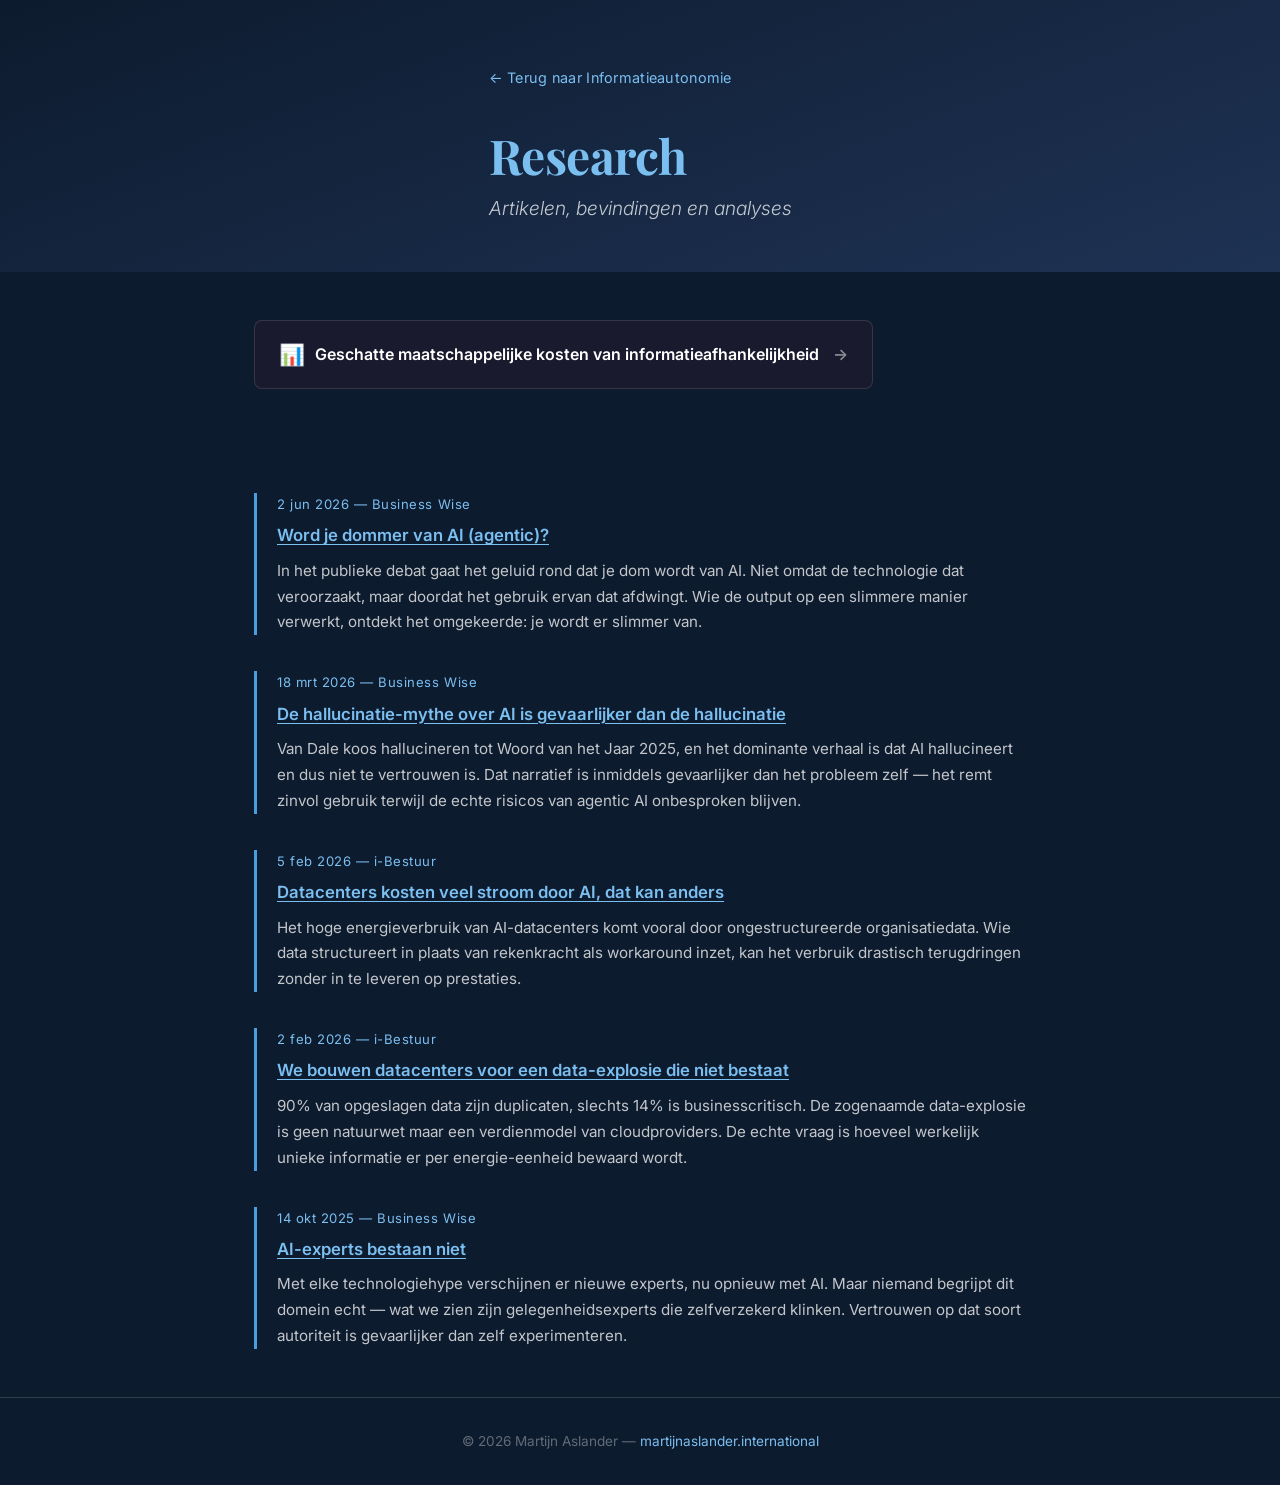
<file: research.html>
<!DOCTYPE html>
<html lang="nl">
<head>
  <meta charset="UTF-8">
  <meta name="viewport" content="width=device-width, initial-scale=1.0">
  <meta name="description" content="Artikelen, bevindingen en analyses van Martijn Aslander over informatieautonomie.">
  <title>Research — Informatieautonomie</title>
  <link rel="preconnect" href="https://fonts.googleapis.com">
  <link rel="preconnect" href="https://fonts.gstatic.com" crossorigin>
  <link href="https://fonts.googleapis.com/css2?family=Inter:wght@300;400;500;600;700;800;900&family=Playfair+Display:wght@700;900&display=swap" rel="stylesheet">
  <link rel="stylesheet" href="style.css?v=2">
</head>
<body>
  <section class="hero" style="min-height:auto; padding:64px 0 48px;">
    <div class="container" style="text-align:left;">
      <a href="index.html" class="back-link">← Terug naar Informatieautonomie</a>
      <h1 class="book-title" style="font-size:clamp(1.8rem,4vw,3rem); margin-bottom:12px;">Research</h1>
      <p class="subtitle">Artikelen, bevindingen en analyses</p>
    </div>
  </section>
  <section style="padding-bottom:0;">
    <div class="container">
      <a href="kosten.html" style="display:inline-flex; align-items:center; gap:10px; background:#1a1a2e; border:1px solid rgba(255,255,255,0.12); border-radius:8px; padding:16px 24px; color:#fff; text-decoration:none; margin-bottom:40px; font-weight:600; font-size:1rem; transition:background 0.2s;">
        <span style="font-size:1.3em;">📊</span>
        <span>Geschatte maatschappelijke kosten van informatieafhankelijkheid</span>
        <span style="opacity:0.5; margin-left:4px;">→</span>
      </a>
    </div>
  </section>
  <section>
    <div class="container">
      <div class="item-list">
    <div class="item">
      <div class="item-meta">2 jun 2026 — Business Wise</div>
      <a href="https://www.businesswise.nl/persoonlijke-ontwikkeling/dommer-worden-door-ai-agentic~f4a0eab" class="item-title" target="_blank" rel="noopener">Word je dommer van AI (agentic)?</a>
      <p class="item-excerpt">In het publieke debat gaat het geluid rond dat je dom wordt van AI. Niet omdat de technologie dat veroorzaakt, maar doordat het gebruik ervan dat afdwingt. Wie de output op een slimmere manier verwerkt, ontdekt het omgekeerde: je wordt er slimmer van.</p>
    </div>
    <div class="item">
      <div class="item-meta">18 mrt 2026 — Business Wise</div>
      <a href="https://www.businesswise.nl/it/innovatie-agentic-ai-hallucinatie-mythe-martijn-aslander~7ee1e50" class="item-title" target="_blank" rel="noopener">De hallucinatie-mythe over AI is gevaarlijker dan de hallucinatie</a>
      <p class="item-excerpt">Van Dale koos hallucineren tot Woord van het Jaar 2025, en het dominante verhaal is dat AI hallucineert en dus niet te vertrouwen is. Dat narratief is inmiddels gevaarlijker dan het probleem zelf — het remt zinvol gebruik terwijl de echte risicos van agentic AI onbesproken blijven.</p>
    </div>
    <div class="item">
      <div class="item-meta">5 feb 2026 — i-Bestuur</div>
      <a href="https://ibestuur.nl/overheid-in-transitie/informatiehuishouding/datacenters-kosten-veel-stroom-door-ai-dat-kan-anders" class="item-title" target="_blank" rel="noopener">Datacenters kosten veel stroom door AI, dat kan anders</a>
      <p class="item-excerpt">Het hoge energieverbruik van AI-datacenters komt vooral door ongestructureerde organisatiedata. Wie data structureert in plaats van rekenkracht als workaround inzet, kan het verbruik drastisch terugdringen zonder in te leveren op prestaties.</p>
    </div>
    <div class="item">
      <div class="item-meta">2 feb 2026 — i-Bestuur</div>
      <a href="https://ibestuur.nl/overheid-in-transitie/informatiehuishouding/de-data-explosie-die-niet-bestaat" class="item-title" target="_blank" rel="noopener">We bouwen datacenters voor een data-explosie die niet bestaat</a>
      <p class="item-excerpt">90% van opgeslagen data zijn duplicaten, slechts 14% is businesscritisch. De zogenaamde data-explosie is geen natuurwet maar een verdienmodel van cloudproviders. De echte vraag is hoeveel werkelijk unieke informatie er per energie-eenheid bewaard wordt.</p>
    </div>
    <div class="item">
      <div class="item-meta">14 okt 2025 — Business Wise</div>
      <a href="https://www.businesswise.nl/persoonlijke-ontwikkeling/ai-experts-bestaan-niet-martijn-aslander~4376c7d" class="item-title" target="_blank" rel="noopener">AI-experts bestaan niet</a>
      <p class="item-excerpt">Met elke technologiehype verschijnen er nieuwe experts, nu opnieuw met AI. Maar niemand begrijpt dit domein echt — wat we zien zijn gelegenheidsexperts die zelfverzekerd klinken. Vertrouwen op dat soort autoriteit is gevaarlijker dan zelf experimenteren.</p>
    </div>
      </div>
    </div>
  </section>
  <footer>
    <div class="container">
      <p>© 2026 Martijn Aslander — <a href="https://martijnaslander.international">martijnaslander.international</a></p>
    </div>
  </footer>
</body>
</html>
</file>
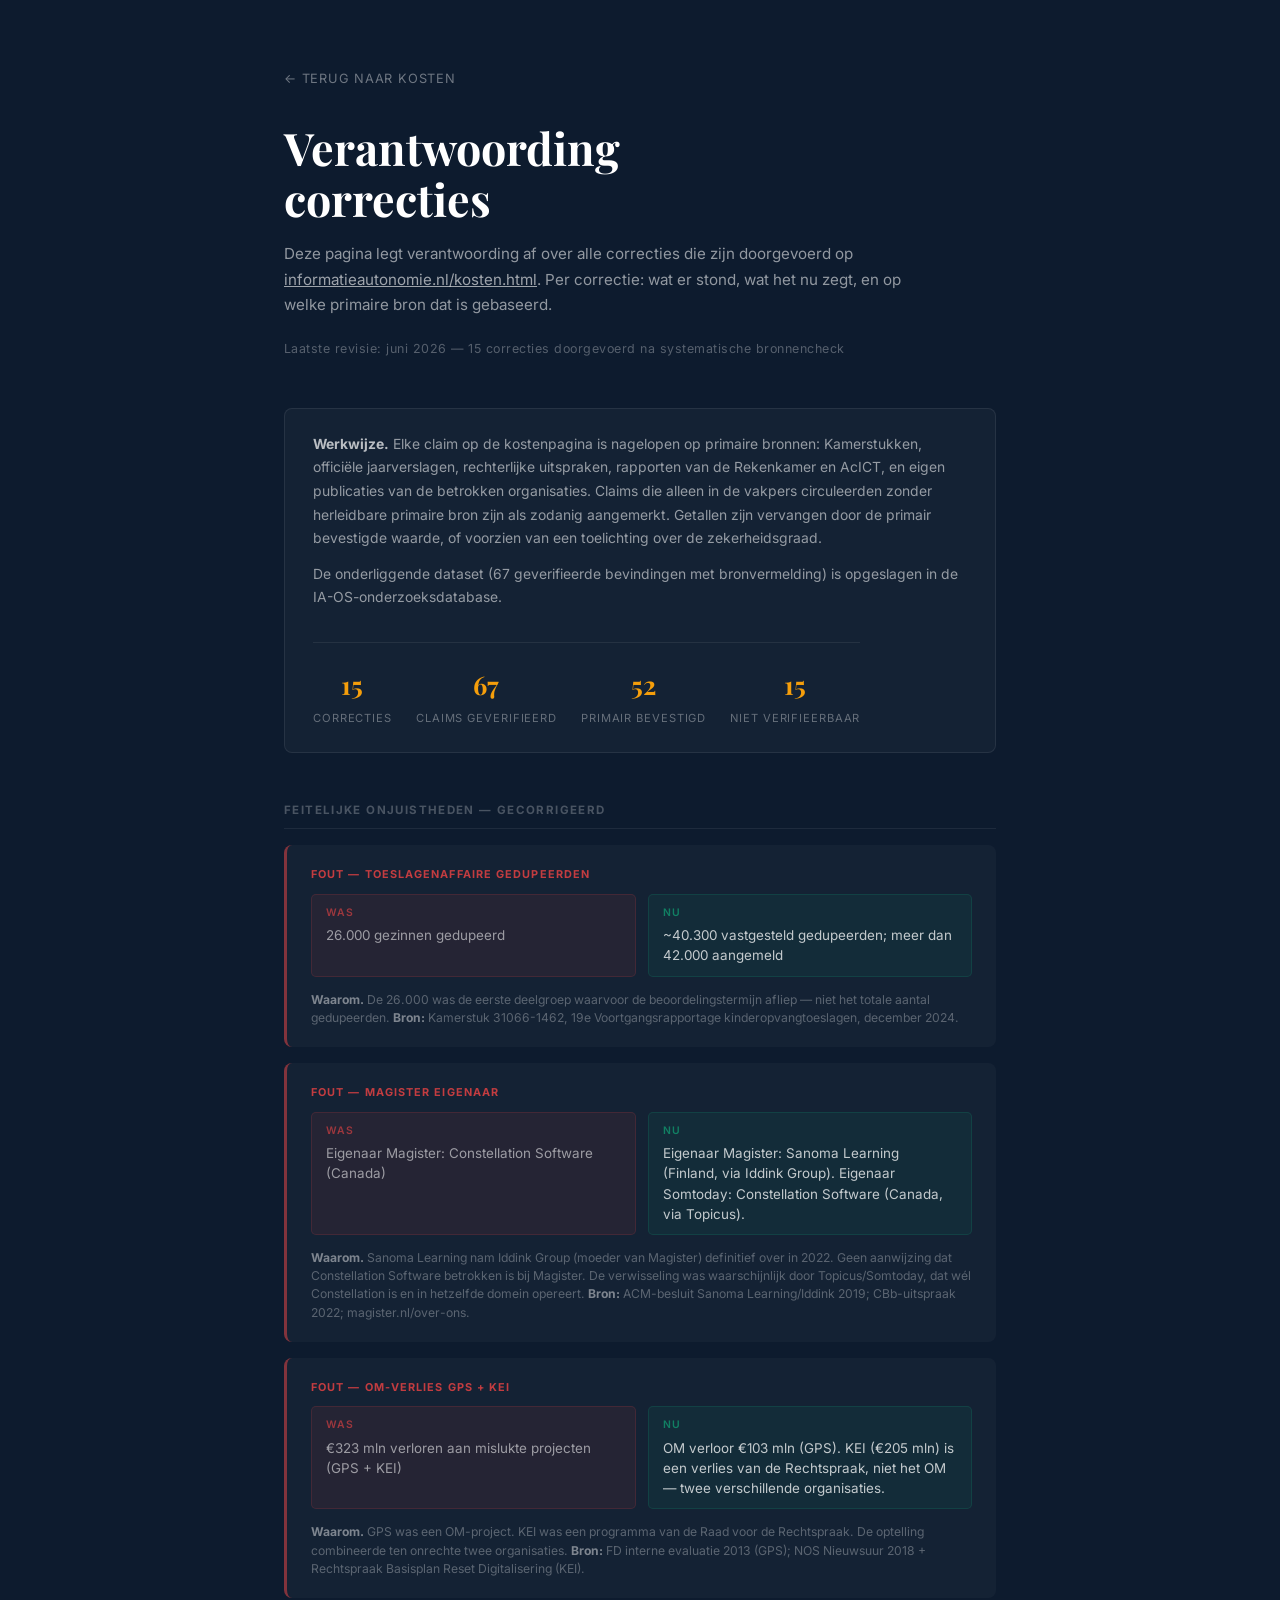
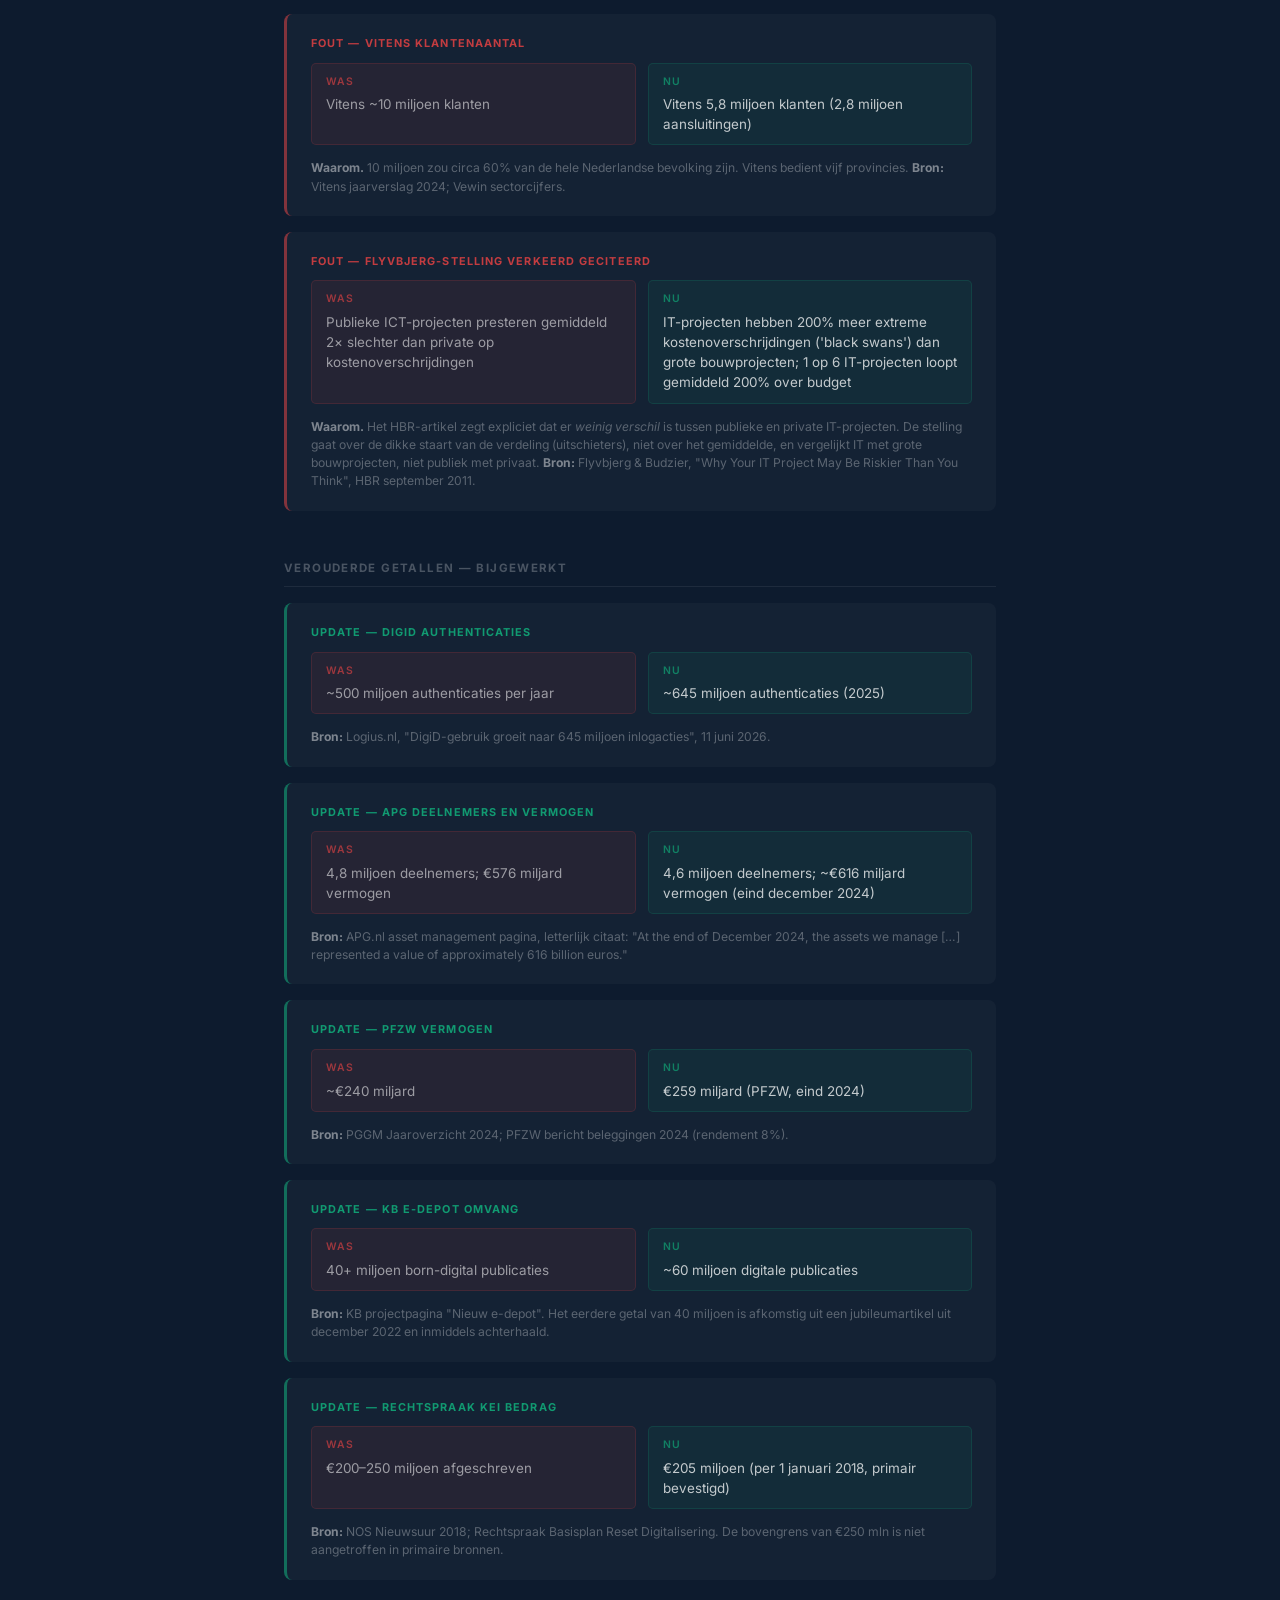
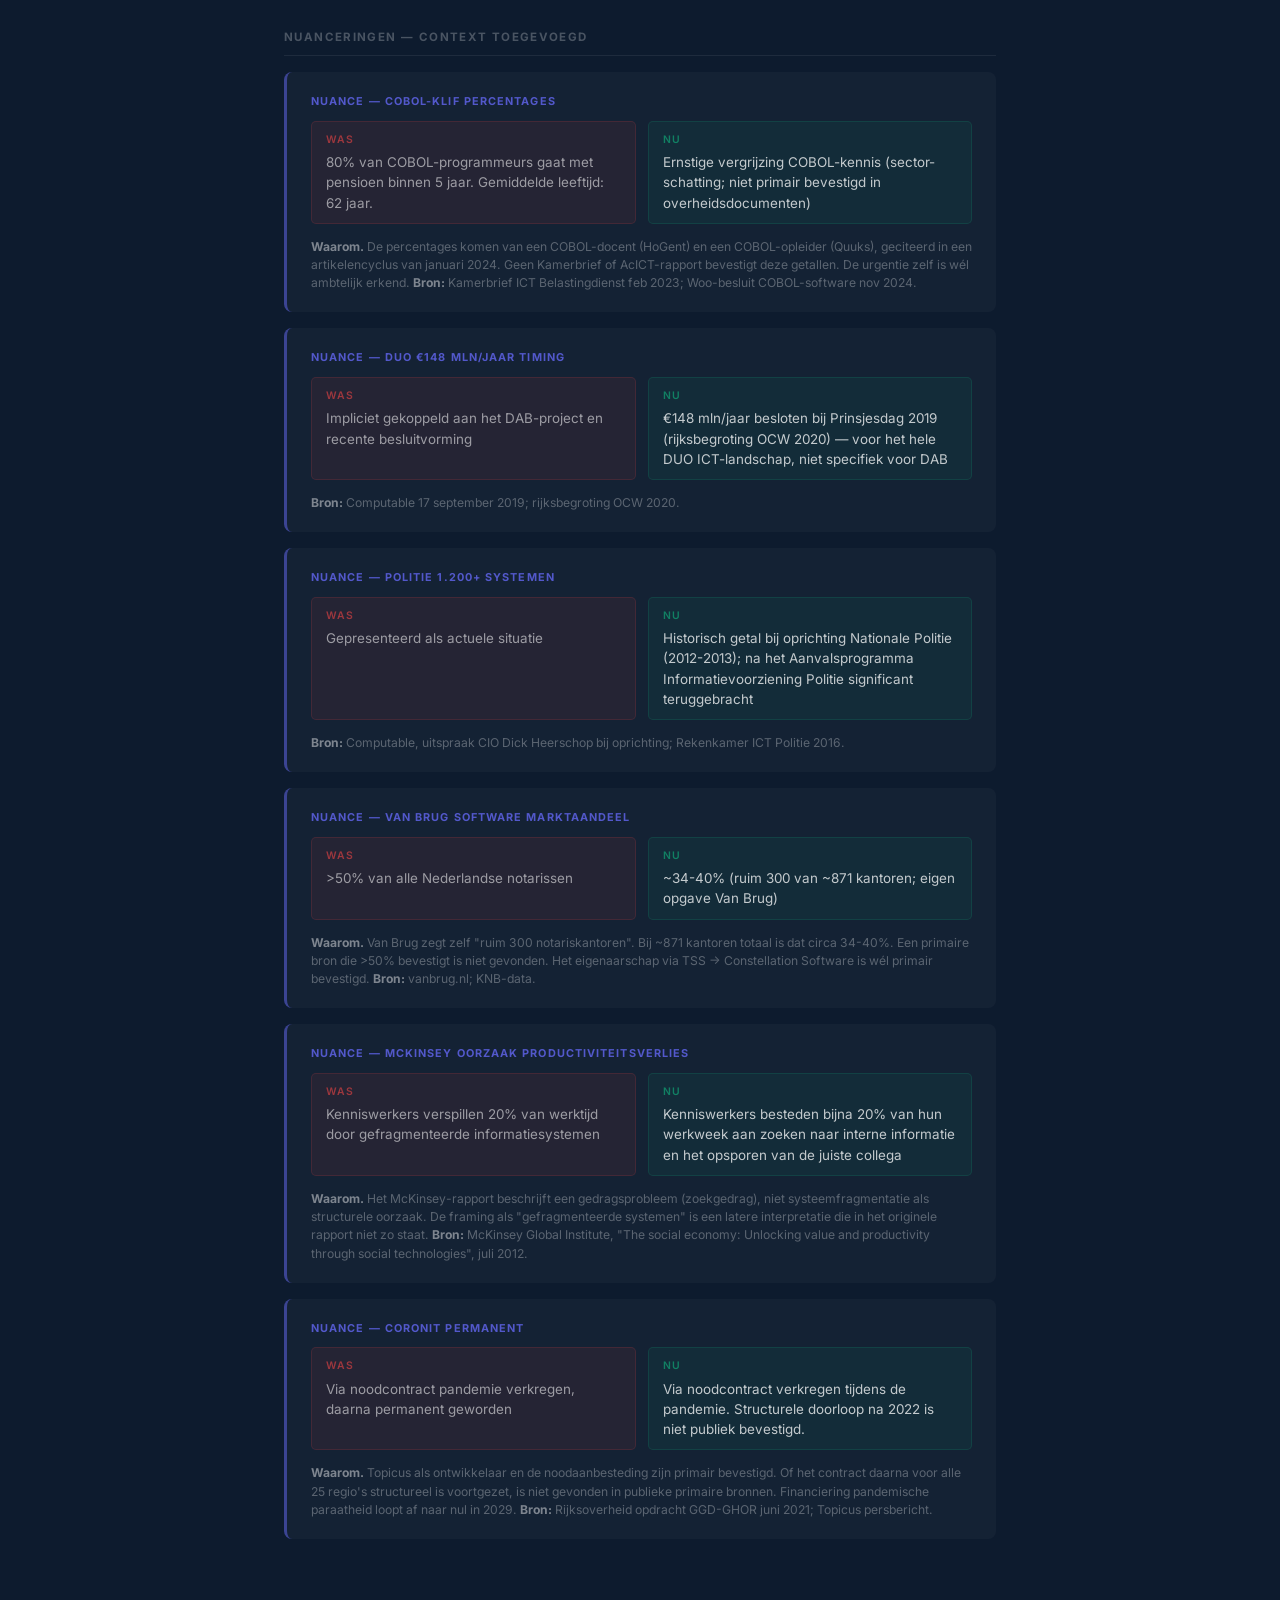
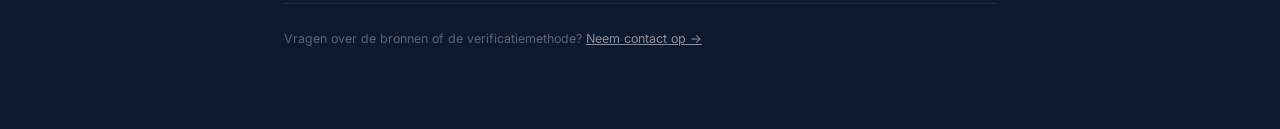
<file: verantwoording.html>
<!DOCTYPE html>
<html lang="nl">
<head>
  <meta charset="UTF-8">
  <meta name="viewport" content="width=device-width, initial-scale=1.0">
  <meta name="description" content="Verantwoording van correcties op informatieautonomie.nl/kosten.html — welke claims zijn aangepast, waarom, en op basis van welke primaire bronnen.">
  <title>Verantwoording correcties — Informatieautonomie</title>
  <link rel="preconnect" href="https://fonts.googleapis.com">
  <link rel="preconnect" href="https://fonts.gstatic.com" crossorigin>
  <link href="https://fonts.googleapis.com/css2?family=Inter:wght@300;400;500;600;700;800;900&family=Playfair+Display:wght@700;900&display=swap" rel="stylesheet">
  <link rel="stylesheet" href="style.css?v=2">
  <style>
    .vw-header {
      max-width: 760px;
      margin: 0 auto 48px;
      padding: 64px 24px 0;
    }
    .vw-terug {
      display: inline-block;
      font-size: 0.8rem;
      color: rgba(255,255,255,0.4);
      text-decoration: none;
      letter-spacing: 0.06em;
      text-transform: uppercase;
      margin-bottom: 32px;
    }
    .vw-terug:hover { color: rgba(255,255,255,0.7); }
    .vw-title {
      font-family: 'Playfair Display', serif;
      font-size: clamp(1.8rem, 4vw, 2.8rem);
      font-weight: 700;
      color: #fff;
      line-height: 1.15;
      margin: 0 0 16px;
    }
    .vw-intro {
      font-size: 0.95rem;
      color: rgba(255,255,255,0.55);
      line-height: 1.7;
      max-width: 640px;
    }
    .vw-meta {
      margin-top: 20px;
      font-size: 0.78rem;
      color: rgba(255,255,255,0.3);
      letter-spacing: 0.04em;
    }
    .vw-body {
      max-width: 760px;
      margin: 0 auto;
      padding: 0 24px 80px;
    }
    .vw-sectie-titel {
      font-size: 0.72rem;
      font-weight: 700;
      text-transform: uppercase;
      letter-spacing: 0.12em;
      color: rgba(255,255,255,0.25);
      margin: 48px 0 16px;
      padding-bottom: 8px;
      border-bottom: 1px solid rgba(255,255,255,0.07);
    }
    .vw-correctie {
      background: rgba(255,255,255,0.03);
      border-radius: 8px;
      border-left: 3px solid rgba(245,158,11,0.4);
      padding: 20px 24px;
      margin-bottom: 16px;
    }
    .vw-correctie.type-fout {
      border-left-color: rgba(239,68,68,0.5);
    }
    .vw-correctie.type-nuance {
      border-left-color: rgba(99,102,241,0.5);
    }
    .vw-correctie.type-update {
      border-left-color: rgba(16,185,129,0.5);
    }
    .vw-correctie-label {
      font-size: 0.68rem;
      font-weight: 700;
      text-transform: uppercase;
      letter-spacing: 0.1em;
      margin-bottom: 10px;
    }
    .label-fout { color: rgba(239,68,68,0.8); }
    .label-nuance { color: rgba(99,102,241,0.8); }
    .label-update { color: rgba(16,185,129,0.8); }
    .label-schatting { color: rgba(245,158,11,0.8); }
    .vw-was-wordt {
      display: grid;
      grid-template-columns: 1fr 1fr;
      gap: 12px;
      margin: 10px 0 14px;
    }
    @media (max-width: 580px) { .vw-was-wordt { grid-template-columns: 1fr; } }
    .vw-was, .vw-wordt {
      padding: 10px 14px;
      border-radius: 5px;
      font-size: 0.84rem;
      line-height: 1.5;
    }
    .vw-was {
      background: rgba(239,68,68,0.08);
      border: 1px solid rgba(239,68,68,0.15);
      color: rgba(255,255,255,0.55);
    }
    .vw-wordt {
      background: rgba(16,185,129,0.07);
      border: 1px solid rgba(16,185,129,0.15);
      color: rgba(255,255,255,0.75);
    }
    .vw-was-label, .vw-wordt-label {
      font-size: 0.65rem;
      text-transform: uppercase;
      letter-spacing: 0.1em;
      margin-bottom: 5px;
      font-weight: 600;
    }
    .vw-was-label { color: rgba(239,68,68,0.6); }
    .vw-wordt-label { color: rgba(16,185,129,0.6); }
    .vw-bron {
      font-size: 0.76rem;
      color: rgba(255,255,255,0.3);
      line-height: 1.5;
      margin-top: 4px;
    }
    .vw-bron strong { color: rgba(255,255,255,0.45); }
    .vw-werkwijze {
      background: rgba(255,255,255,0.03);
      border: 1px solid rgba(255,255,255,0.08);
      border-radius: 8px;
      padding: 24px 28px;
      margin-bottom: 48px;
      font-size: 0.87rem;
      color: rgba(255,255,255,0.55);
      line-height: 1.7;
    }
    .vw-werkwijze p { margin: 0 0 12px; }
    .vw-werkwijze p:last-child { margin: 0; }
    .vw-teller {
      display: inline-flex;
      gap: 24px;
      flex-wrap: wrap;
      margin-top: 20px;
      padding-top: 20px;
      border-top: 1px solid rgba(255,255,255,0.07);
    }
    .vw-teller-item {
      text-align: center;
    }
    .vw-teller-getal {
      font-family: 'Playfair Display', serif;
      font-size: 1.6rem;
      font-weight: 700;
      color: #f59e0b;
    }
    .vw-teller-label {
      font-size: 0.7rem;
      text-transform: uppercase;
      letter-spacing: 0.08em;
      color: rgba(255,255,255,0.35);
      margin-top: 2px;
    }
    .vw-footer {
      margin-top: 64px;
      padding-top: 24px;
      border-top: 1px solid rgba(255,255,255,0.07);
      font-size: 0.78rem;
      color: rgba(255,255,255,0.3);
    }
  </style>
</head>
<body>

  <div class="vw-header">
    <a class="vw-terug" href="kosten.html">← Terug naar Kosten</a>
    <h1 class="vw-title">Verantwoording<br>correcties</h1>
    <p class="vw-intro">
      Deze pagina legt verantwoording af over alle correcties die zijn doorgevoerd op
      <a href="kosten.html" style="color:rgba(255,255,255,0.6);">informatieautonomie.nl/kosten.html</a>.
      Per correctie: wat er stond, wat het nu zegt, en op welke primaire bron dat is gebaseerd.
    </p>
    <p class="vw-meta">Laatste revisie: juni 2026 — 15 correcties doorgevoerd na systematische bronnencheck</p>
  </div>

  <div class="vw-body">

    <div class="vw-werkwijze">
      <p><strong style="color:rgba(255,255,255,0.7);">Werkwijze.</strong> Elke claim op de kostenpagina is nagelopen op primaire bronnen: Kamerstukken, officiële jaarverslagen, rechterlijke uitspraken, rapporten van de Rekenkamer en AcICT, en eigen publicaties van de betrokken organisaties. Claims die alleen in de vakpers circuleerden zonder herleidbare primaire bron zijn als zodanig aangemerkt. Getallen zijn vervangen door de primair bevestigde waarde, of voorzien van een toelichting over de zekerheidsgraad.</p>
      <p>De onderliggende dataset (67 geverifieerde bevindingen met bronvermelding) is opgeslagen in de IA-OS-onderzoeksdatabase.</p>
      <div class="vw-teller">
        <div class="vw-teller-item">
          <div class="vw-teller-getal">15</div>
          <div class="vw-teller-label">Correcties</div>
        </div>
        <div class="vw-teller-item">
          <div class="vw-teller-getal">67</div>
          <div class="vw-teller-label">Claims geverifieerd</div>
        </div>
        <div class="vw-teller-item">
          <div class="vw-teller-getal">52</div>
          <div class="vw-teller-label">Primair bevestigd</div>
        </div>
        <div class="vw-teller-item">
          <div class="vw-teller-getal">15</div>
          <div class="vw-teller-label">Niet verifieerbaar</div>
        </div>
      </div>
    </div>

    <!-- SECTIE 1: FEITELIJKE FOUTEN -->
    <div class="vw-sectie-titel">Feitelijke onjuistheden — gecorrigeerd</div>

    <div class="vw-correctie type-fout">
      <div class="vw-correctie-label label-fout">Fout — Toeslagenaffaire gedupeerden</div>
      <div class="vw-was-wordt">
        <div class="vw-was"><div class="vw-was-label">Was</div>26.000 gezinnen gedupeerd</div>
        <div class="vw-wordt"><div class="vw-wordt-label">Nu</div>~40.300 vastgesteld gedupeerden; meer dan 42.000 aangemeld</div>
      </div>
      <div class="vw-bron"><strong>Waarom.</strong> De 26.000 was de eerste deelgroep waarvoor de beoordelingstermijn afliep — niet het totale aantal gedupeerden. <strong>Bron:</strong> Kamerstuk 31066-1462, 19e Voortgangsrapportage kinderopvangtoeslagen, december 2024.</div>
    </div>

    <div class="vw-correctie type-fout">
      <div class="vw-correctie-label label-fout">Fout — Magister eigenaar</div>
      <div class="vw-was-wordt">
        <div class="vw-was"><div class="vw-was-label">Was</div>Eigenaar Magister: Constellation Software (Canada)</div>
        <div class="vw-wordt"><div class="vw-wordt-label">Nu</div>Eigenaar Magister: Sanoma Learning (Finland, via Iddink Group). Eigenaar Somtoday: Constellation Software (Canada, via Topicus).</div>
      </div>
      <div class="vw-bron"><strong>Waarom.</strong> Sanoma Learning nam Iddink Group (moeder van Magister) definitief over in 2022. Geen aanwijzing dat Constellation Software betrokken is bij Magister. De verwisseling was waarschijnlijk door Topicus/Somtoday, dat wél Constellation is en in hetzelfde domein opereert. <strong>Bron:</strong> ACM-besluit Sanoma Learning/Iddink 2019; CBb-uitspraak 2022; magister.nl/over-ons.</div>
    </div>

    <div class="vw-correctie type-fout">
      <div class="vw-correctie-label label-fout">Fout — OM-verlies GPS + KEI</div>
      <div class="vw-was-wordt">
        <div class="vw-was"><div class="vw-was-label">Was</div>€323 mln verloren aan mislukte projecten (GPS + KEI)</div>
        <div class="vw-wordt"><div class="vw-wordt-label">Nu</div>OM verloor €103 mln (GPS). KEI (€205 mln) is een verlies van de Rechtspraak, niet het OM — twee verschillende organisaties.</div>
      </div>
      <div class="vw-bron"><strong>Waarom.</strong> GPS was een OM-project. KEI was een programma van de Raad voor de Rechtspraak. De optelling combineerde ten onrechte twee organisaties. <strong>Bron:</strong> FD interne evaluatie 2013 (GPS); NOS Nieuwsuur 2018 + Rechtspraak Basisplan Reset Digitalisering (KEI).</div>
    </div>

    <div class="vw-correctie type-fout">
      <div class="vw-correctie-label label-fout">Fout — Vitens klantenaantal</div>
      <div class="vw-was-wordt">
        <div class="vw-was"><div class="vw-was-label">Was</div>Vitens ~10 miljoen klanten</div>
        <div class="vw-wordt"><div class="vw-wordt-label">Nu</div>Vitens 5,8 miljoen klanten (2,8 miljoen aansluitingen)</div>
      </div>
      <div class="vw-bron"><strong>Waarom.</strong> 10 miljoen zou circa 60% van de hele Nederlandse bevolking zijn. Vitens bedient vijf provincies. <strong>Bron:</strong> Vitens jaarverslag 2024; Vewin sectorcijfers.</div>
    </div>

    <div class="vw-correctie type-fout">
      <div class="vw-correctie-label label-fout">Fout — Flyvbjerg-stelling verkeerd geciteerd</div>
      <div class="vw-was-wordt">
        <div class="vw-was"><div class="vw-was-label">Was</div>Publieke ICT-projecten presteren gemiddeld 2× slechter dan private op kostenoverschrijdingen</div>
        <div class="vw-wordt"><div class="vw-wordt-label">Nu</div>IT-projecten hebben 200% meer extreme kostenoverschrijdingen ('black swans') dan grote bouwprojecten; 1 op 6 IT-projecten loopt gemiddeld 200% over budget</div>
      </div>
      <div class="vw-bron"><strong>Waarom.</strong> Het HBR-artikel zegt expliciet dat er <em>weinig verschil</em> is tussen publieke en private IT-projecten. De stelling gaat over de dikke staart van de verdeling (uitschieters), niet over het gemiddelde, en vergelijkt IT met grote bouwprojecten, niet publiek met privaat. <strong>Bron:</strong> Flyvbjerg &amp; Budzier, "Why Your IT Project May Be Riskier Than You Think", HBR september 2011.</div>
    </div>

    <!-- SECTIE 2: VEROUDERDE GETALLEN -->
    <div class="vw-sectie-titel">Verouderde getallen — bijgewerkt</div>

    <div class="vw-correctie type-update">
      <div class="vw-correctie-label label-update">Update — DigiD authenticaties</div>
      <div class="vw-was-wordt">
        <div class="vw-was"><div class="vw-was-label">Was</div>~500 miljoen authenticaties per jaar</div>
        <div class="vw-wordt"><div class="vw-wordt-label">Nu</div>~645 miljoen authenticaties (2025)</div>
      </div>
      <div class="vw-bron"><strong>Bron:</strong> Logius.nl, "DigiD-gebruik groeit naar 645 miljoen inlogacties", 11 juni 2026.</div>
    </div>

    <div class="vw-correctie type-update">
      <div class="vw-correctie-label label-update">Update — APG deelnemers en vermogen</div>
      <div class="vw-was-wordt">
        <div class="vw-was"><div class="vw-was-label">Was</div>4,8 miljoen deelnemers; €576 miljard vermogen</div>
        <div class="vw-wordt"><div class="vw-wordt-label">Nu</div>4,6 miljoen deelnemers; ~€616 miljard vermogen (eind december 2024)</div>
      </div>
      <div class="vw-bron"><strong>Bron:</strong> APG.nl asset management pagina, letterlijk citaat: "At the end of December 2024, the assets we manage […] represented a value of approximately 616 billion euros."</div>
    </div>

    <div class="vw-correctie type-update">
      <div class="vw-correctie-label label-update">Update — PFZW vermogen</div>
      <div class="vw-was-wordt">
        <div class="vw-was"><div class="vw-was-label">Was</div>~€240 miljard</div>
        <div class="vw-wordt"><div class="vw-wordt-label">Nu</div>€259 miljard (PFZW, eind 2024)</div>
      </div>
      <div class="vw-bron"><strong>Bron:</strong> PGGM Jaaroverzicht 2024; PFZW bericht beleggingen 2024 (rendement 8%).</div>
    </div>

    <div class="vw-correctie type-update">
      <div class="vw-correctie-label label-update">Update — KB e-Depot omvang</div>
      <div class="vw-was-wordt">
        <div class="vw-was"><div class="vw-was-label">Was</div>40+ miljoen born-digital publicaties</div>
        <div class="vw-wordt"><div class="vw-wordt-label">Nu</div>~60 miljoen digitale publicaties</div>
      </div>
      <div class="vw-bron"><strong>Bron:</strong> KB projectpagina "Nieuw e-depot". Het eerdere getal van 40 miljoen is afkomstig uit een jubileumartikel uit december 2022 en inmiddels achterhaald.</div>
    </div>

    <div class="vw-correctie type-update">
      <div class="vw-correctie-label label-update">Update — Rechtspraak KEI bedrag</div>
      <div class="vw-was-wordt">
        <div class="vw-was"><div class="vw-was-label">Was</div>€200–250 miljoen afgeschreven</div>
        <div class="vw-wordt"><div class="vw-wordt-label">Nu</div>€205 miljoen (per 1 januari 2018, primair bevestigd)</div>
      </div>
      <div class="vw-bron"><strong>Bron:</strong> NOS Nieuwsuur 2018; Rechtspraak Basisplan Reset Digitalisering. De bovengrens van €250 mln is niet aangetroffen in primaire bronnen.</div>
    </div>

    <!-- SECTIE 3: NUANCERINGEN -->
    <div class="vw-sectie-titel">Nuanceringen — context toegevoegd</div>

    <div class="vw-correctie type-nuance">
      <div class="vw-correctie-label label-nuance">Nuance — COBOL-klif percentages</div>
      <div class="vw-was-wordt">
        <div class="vw-was"><div class="vw-was-label">Was</div>80% van COBOL-programmeurs gaat met pensioen binnen 5 jaar. Gemiddelde leeftijd: 62 jaar.</div>
        <div class="vw-wordt"><div class="vw-wordt-label">Nu</div>Ernstige vergrijzing COBOL-kennis (sector-schatting; niet primair bevestigd in overheidsdocumenten)</div>
      </div>
      <div class="vw-bron"><strong>Waarom.</strong> De percentages komen van een COBOL-docent (HoGent) en een COBOL-opleider (Quuks), geciteerd in een artikelencyclus van januari 2024. Geen Kamerbrief of AcICT-rapport bevestigt deze getallen. De urgentie zelf is wél ambtelijk erkend. <strong>Bron:</strong> Kamerbrief ICT Belastingdienst feb 2023; Woo-besluit COBOL-software nov 2024.</div>
    </div>

    <div class="vw-correctie type-nuance">
      <div class="vw-correctie-label label-nuance">Nuance — DUO €148 mln/jaar timing</div>
      <div class="vw-was-wordt">
        <div class="vw-was"><div class="vw-was-label">Was</div>Impliciet gekoppeld aan het DAB-project en recente besluitvorming</div>
        <div class="vw-wordt"><div class="vw-wordt-label">Nu</div>€148 mln/jaar besloten bij Prinsjesdag 2019 (rijksbegroting OCW 2020) — voor het hele DUO ICT-landschap, niet specifiek voor DAB</div>
      </div>
      <div class="vw-bron"><strong>Bron:</strong> Computable 17 september 2019; rijksbegroting OCW 2020.</div>
    </div>

    <div class="vw-correctie type-nuance">
      <div class="vw-correctie-label label-nuance">Nuance — Politie 1.200+ systemen</div>
      <div class="vw-was-wordt">
        <div class="vw-was"><div class="vw-was-label">Was</div>Gepresenteerd als actuele situatie</div>
        <div class="vw-wordt"><div class="vw-wordt-label">Nu</div>Historisch getal bij oprichting Nationale Politie (2012-2013); na het Aanvalsprogramma Informatievoorziening Politie significant teruggebracht</div>
      </div>
      <div class="vw-bron"><strong>Bron:</strong> Computable, uitspraak CIO Dick Heerschop bij oprichting; Rekenkamer ICT Politie 2016.</div>
    </div>

    <div class="vw-correctie type-nuance">
      <div class="vw-correctie-label label-nuance">Nuance — Van Brug Software marktaandeel</div>
      <div class="vw-was-wordt">
        <div class="vw-was"><div class="vw-was-label">Was</div>&gt;50% van alle Nederlandse notarissen</div>
        <div class="vw-wordt"><div class="vw-wordt-label">Nu</div>~34-40% (ruim 300 van ~871 kantoren; eigen opgave Van Brug)</div>
      </div>
      <div class="vw-bron"><strong>Waarom.</strong> Van Brug zegt zelf "ruim 300 notariskantoren". Bij ~871 kantoren totaal is dat circa 34-40%. Een primaire bron die >50% bevestigt is niet gevonden. Het eigenaarschap via TSS → Constellation Software is wél primair bevestigd. <strong>Bron:</strong> vanbrug.nl; KNB-data.</div>
    </div>

    <div class="vw-correctie type-nuance">
      <div class="vw-correctie-label label-nuance">Nuance — McKinsey oorzaak productiviteitsverlies</div>
      <div class="vw-was-wordt">
        <div class="vw-was"><div class="vw-was-label">Was</div>Kenniswerkers verspillen 20% van werktijd door gefragmenteerde informatiesystemen</div>
        <div class="vw-wordt"><div class="vw-wordt-label">Nu</div>Kenniswerkers besteden bijna 20% van hun werkweek aan zoeken naar interne informatie en het opsporen van de juiste collega</div>
      </div>
      <div class="vw-bron"><strong>Waarom.</strong> Het McKinsey-rapport beschrijft een gedragsprobleem (zoekgedrag), niet systeemfragmentatie als structurele oorzaak. De framing als "gefragmenteerde systemen" is een latere interpretatie die in het originele rapport niet zo staat. <strong>Bron:</strong> McKinsey Global Institute, "The social economy: Unlocking value and productivity through social technologies", juli 2012.</div>
    </div>

    <div class="vw-correctie type-nuance">
      <div class="vw-correctie-label label-nuance">Nuance — CoronIT permanent</div>
      <div class="vw-was-wordt">
        <div class="vw-was"><div class="vw-was-label">Was</div>Via noodcontract pandemie verkregen, daarna permanent geworden</div>
        <div class="vw-wordt"><div class="vw-wordt-label">Nu</div>Via noodcontract verkregen tijdens de pandemie. Structurele doorloop na 2022 is niet publiek bevestigd.</div>
      </div>
      <div class="vw-bron"><strong>Waarom.</strong> Topicus als ontwikkelaar en de noodaanbesteding zijn primair bevestigd. Of het contract daarna voor alle 25 regio's structureel is voortgezet, is niet gevonden in publieke primaire bronnen. Financiering pandemische paraatheid loopt af naar nul in 2029. <strong>Bron:</strong> Rijksoverheid opdracht GGD-GHOR juni 2021; Topicus persbericht.</div>
    </div>

    <div class="vw-footer">
      Vragen over de bronnen of de verificatiemethode? <a href="https://martijnaslander.international" style="color:rgba(255,255,255,0.5);">Neem contact op →</a>
    </div>

  </div>

</body>
</html>
</file>
<file: style.css>
/* =============================================
   Information Autonomy — Website
   Kleurpalet gebaseerd op boekcover
   ============================================= */

:root {
  --navy:       #0d1b2e;
  --navy-mid:   #162338;
  --navy-light: #1e3254;
  --blue:       #4a9edd;
  --blue-light: #7bbef0;
  --white:      #ffffff;
  --white-dim:  rgba(255,255,255,0.75);
  --white-faint:rgba(255,255,255,0.15);
}

*, *::before, *::after { box-sizing: border-box; margin: 0; padding: 0; }

html { scroll-behavior: smooth; }

body {
  font-family: 'Inter', sans-serif;
  background: var(--navy);
  color: var(--white);
  line-height: 1.7;
  overflow-x: hidden;
}

.container {
  max-width: 820px;
  margin: 0 auto;
  padding: 0 24px;
}

/* ---- RIBBON ---- */
.ribbon {
  position: fixed;
  top: 52px;
  left: -52px;
  width: 220px;
  background: #cc2200;
  color: #fff;
  font-size: 0.72rem;
  font-weight: 700;
  letter-spacing: 0.05em;
  text-align: center;
  padding: 8px 0;
  transform: rotate(-45deg);
  z-index: 9999;
  text-transform: uppercase;
  box-shadow: 0 2px 8px rgba(0,0,0,0.4);
  white-space: nowrap;
}

/* ---- HERO ---- */
.hero {
  min-height: 100vh;
  display: flex;
  align-items: center;
  background: linear-gradient(160deg, var(--navy) 0%, var(--navy-light) 100%);
  padding: 80px 0 60px;
  text-align: center;
}

.hero .container {
  max-width: 1100px;
}

.hero-cover {
  margin: 48px auto;
  width: 340px;
}

.hero-cover img {
  width: 100%;
  border-radius: 8px;
  box-shadow: 0 32px 80px rgba(0,0,0,0.6);
}

.author-name {
  font-size: 0.9rem;
  font-weight: 500;
  letter-spacing: 0.18em;
  text-transform: uppercase;
  color: var(--blue-light);
  margin-bottom: 24px;
}

.book-title {
  font-family: 'Playfair Display', Georgia, serif;
  font-size: clamp(2.8rem, 7vw, 5.5rem);
  font-weight: 700;
  line-height: 1.05;
  color: var(--blue-light);
  letter-spacing: -0.01em;
  margin-bottom: 0;
}

.subtitle {
  font-size: 1.2rem;
  font-weight: 300;
  font-style: italic;
  color: var(--white-dim);
  margin-bottom: 0;
  line-height: 1.6;
}

.voorwoord {
  background: var(--blue-dark);
  padding: 48px 0 16px;
}
.hero-quote cite a {
  color: var(--white);
  text-decoration: underline;
  text-underline-offset: 3px;
}
.hero-quote cite a:hover {
  opacity: 0.75;
}

.voorwoord-label {
  text-align: center;
  text-transform: uppercase;
  letter-spacing: 0.12em;
  font-size: 0.8rem;
  font-weight: 600;
  color: var(--blue-light);
  margin-bottom: 32px;
}

.hero-quote {
  display: flex;
  align-items: center;
  gap: 28px;
  padding: 28px 32px;
  margin: 0 auto 48px;
  max-width: 720px;
  text-align: left;
  font-style: italic;
  color: var(--white-dim);
  background: var(--white-faint);
  border-left: 3px solid var(--blue);
  border-radius: 0 8px 8px 0;
}

.hero-quote-photo {
  width: 100px;
  height: 100px;
  border-radius: 50%;
  object-fit: cover;
  object-position: top;
  border: 3px solid var(--blue);
  flex-shrink: 0;
  filter: grayscale(15%);
}

.hero-quote-body {
  flex: 1;
}

.hero-quote-text {
  font-size: 1.05rem;
  line-height: 1.7;
  margin: 0 0 16px 0;
}

.hero-quote cite {
  display: flex;
  flex-direction: column;
  gap: 3px;
  font-style: normal;
}

.hero-quote cite strong {
  color: var(--white);
  font-size: 0.95rem;
}

.hero-quote cite span {
  color: var(--blue-light);
  font-size: 0.82rem;
}

/* ---- BUTTONS ---- */
.btn-primary {
  display: inline-block;
  background: var(--blue);
  color: var(--white);
  font-weight: 700;
  font-size: 1rem;
  padding: 14px 32px;
  border-radius: 6px;
  text-decoration: none;
  transition: background 0.2s, transform 0.1s;
  letter-spacing: 0.02em;
}

.btn-primary:hover {
  background: var(--blue-light);
  transform: translateY(-1px);
}

.btn-large {
  font-size: 1.1rem;
  padding: 18px 44px;
}

.btn-secondary {
  display: inline-block;
  background: transparent;
  color: var(--blue-light);
  border: 2px solid var(--blue);
  font-weight: 700;
  font-size: 1rem;
  padding: 14px 32px;
  border-radius: 6px;
  text-decoration: none;
  transition: background 0.2s, color 0.2s;
  letter-spacing: 0.02em;
}

.btn-secondary:hover {
  background: var(--blue);
  color: var(--white);
}

.order-buttons {
  display: flex;
  gap: 16px;
  justify-content: center;
  flex-wrap: wrap;
  margin-bottom: 24px;
}

/* ---- SECTIONS ---- */
section {
  padding: 48px 0;
}

section h2 {
  font-size: 2rem;
  font-weight: 800;
  color: var(--blue-light);
  margin-bottom: 32px;
  letter-spacing: -0.01em;
}

/* ---- ARGUMENT ---- */
.argument {
  background: var(--navy-mid);
  text-align: center;
}

.argument .container {
  max-width: 1100px;
}

.argument .lead {
  font-size: 1.15rem;
  color: var(--white-dim);
  margin-bottom: 24px;
}

.argument p {
  color: var(--white-dim);
  margin-bottom: 20px;
  font-size: 1rem;
  line-height: 1.8;
}

.argument strong {
  color: var(--blue-light);
}

.thinkers-list {
  color: var(--blue-light);
  font-size: 1.05rem;
  line-height: 2;
  margin-bottom: 48px;
  letter-spacing: 0.01em;
}
.thinkers-list a {
  color: var(--white);
  text-decoration: underline;
  text-underline-offset: 3px;
}
.thinkers-list a:hover {
  opacity: 0.75;
}

.argument-statement {
  font-size: 1.6rem;
  font-weight: 700;
  color: var(--white);
  line-height: 1.35;
  margin: 0 auto 40px;
  letter-spacing: -0.01em;
}

.argument-epigram {
  font-style: italic;
  font-size: 1.1rem !important;
  color: var(--white) !important;
  margin-top: 32px;
  padding-top: 32px;
  border-top: 1px solid var(--white-faint);
}

.argument-lees-meer {
  margin-top: 24px;
  text-align: center;
}
.argument-lees-meer a {
  color: var(--blue-light);
  text-decoration: none;
  font-size: 0.95rem;
  letter-spacing: 0.02em;
}
.argument-lees-meer a:hover {
  text-decoration: underline;
}

/* ---- ENDORSEMENTS ---- */
.endorsements {
  background: var(--navy);
}

.endorsements .container {
  max-width: 1200px;
}

.endorsements h2 {
  text-align: center;
}

.quotes-grid {
  display: grid;
  grid-template-columns: repeat(2, 1fr);
  gap: 32px;
}

.quote-card {
  background: var(--navy-mid);
  border: 1px solid var(--white-faint);
  border-left: 4px solid var(--blue);
  border-radius: 0 8px 8px 0;
  padding: 24px 28px;
  display: flex;
  flex-direction: column;
  gap: 16px;
}

.quote-header {
  display: flex;
  align-items: center;
  gap: 16px;
}

.quote-photo {
  width: 64px;
  height: 64px;
  border-radius: 50%;
  object-fit: cover;
  object-position: top;
  border: 2px solid var(--blue);
  flex-shrink: 0;
  filter: grayscale(15%);
}

.quote-text {
  font-style: italic;
  color: var(--white-dim);
  font-size: 1.05rem;
  line-height: 1.75;
  margin: 0;
  padding-top: 12px;
  border-top: 1px solid var(--white-faint);
}

.quote-attribution {
  display: flex;
  flex-direction: column;
  gap: 3px;
}

.quote-author {
  font-weight: 700;
  font-size: 0.95rem;
  color: var(--white);
  margin: 0;
}

.quote-role {
  font-size: 0.82rem;
  color: var(--blue-light);
  margin: 0;
  line-height: 1.4;
}

/* ---- ABOUT ---- */
.about {
  background: var(--navy-light);
}

.about-inner {
  display: flex;
  gap: 48px;
  align-items: flex-start;
}

.about-photo {
  flex: 0 0 220px;
}

.about-photo img {
  width: 100%;
  border-radius: 8px;
  filter: grayscale(100%);
  box-shadow: 0 12px 40px rgba(0,0,0,0.4);
}

.about-stats {
  display: flex;
  flex-direction: column;
  gap: 8px;
  margin-top: 16px;
}

.about-stat {
  background: var(--white-faint);
  border-radius: 6px;
  padding: 10px 14px;
  display: flex;
  justify-content: space-between;
  align-items: baseline;
  gap: 8px;
}

.about-stat-number {
  font-weight: 700;
  font-size: 0.95rem;
  color: var(--white);
  white-space: nowrap;
}

.about-stat-label {
  font-size: 0.78rem;
  color: var(--blue-light);
  text-align: right;
}

.about-text {
  flex: 1;
}

.about-countries {
  display: flex;
  align-items: center;
  flex-wrap: wrap;
  gap: 8px;
  margin-top: 24px;
  padding-top: 20px;
  border-top: 1px solid var(--white-faint);
}

.about-countries-label {
  font-size: 0.8rem;
  color: var(--blue-light);
  font-weight: 600;
  letter-spacing: 0.08em;
  text-transform: uppercase;
  margin-right: 4px;
  white-space: nowrap;
  flex-shrink: 0;
}

.about-flag {
  font-size: 1.6rem;
  line-height: 1;
}

.about-tagline {
  font-size: 1.15rem;
  font-weight: 600;
  color: var(--blue-light);
  margin-bottom: 20px !important;
  letter-spacing: 0.01em;
}

.about p {
  color: var(--white-dim);
  margin-bottom: 16px;
}

.about p a {
  color: var(--blue-light);
  text-decoration: underline;
  text-underline-offset: 3px;
}

.about p a:hover {
  color: var(--white);
}

.foreword-note {
  margin-top: 32px;
  padding: 20px 24px;
  background: var(--white-faint);
  border-radius: 8px;
  font-size: 0.95rem;
}

.foreword-note strong {
  color: var(--white);
}

/* ---- ORDER ---- */
.order {
  background: var(--navy-light);
}

.order-inner {
  display: flex;
  gap: 72px;
  align-items: center;
}

.order-cover {
  flex: 0 0 220px;
}

.order-cover img {
  width: 100%;
  border-radius: 8px;
  box-shadow: 0 32px 80px rgba(0,0,0,0.6);
}

.order-content {
  flex: 1;
}

.order-content h2 {
  text-align: left;
}

.order p {
  color: var(--white-dim);
  margin-bottom: 32px;
}

.order-links {
  margin-top: 20px;
  font-size: 0.95rem;
}

.order-links a {
  color: var(--blue-light);
  text-decoration: none;
  transition: color 0.2s;
}

.order-links a:hover {
  color: var(--white);
  text-decoration: underline;
}

@media (max-width: 768px) {
  .order-inner { flex-direction: column; gap: 40px; text-align: center; }
  .order-cover { flex: 0 0 auto; width: 180px; }
  .order-content h2 { text-align: center; }
}

/* ---- VERDIEP ---- */
.verdiep {
  background: var(--navy-mid);
}

.verdiep h2 {
  text-align: center;
}

.verdiep-grid {
  display: grid;
  grid-template-columns: repeat(2, 1fr);
  gap: 24px;
  margin-top: 32px;
}

.verdiep-tegel {
  display: block;
  background: var(--navy-light);
  border: 1px solid var(--white-faint);
  border-left: 4px solid var(--blue);
  border-radius: 0 8px 8px 0;
  padding: 32px 28px;
  text-decoration: none;
  transition: background 0.2s, transform 0.1s;
}

.verdiep-tegel:hover {
  background: var(--navy);
  transform: translateY(-2px);
}

.verdiep-tegel-title {
  font-size: 1.15rem;
  font-weight: 700;
  color: var(--blue-light);
  margin-bottom: 8px;
}

.verdiep-tegel-sub {
  font-size: 0.9rem;
  color: var(--white-dim);
}

/* ---- ITEM LIST (media.html, research.html) ---- */
.item-list {
  display: flex;
  flex-direction: column;
  gap: 36px;
  margin-top: 16px;
}

.item {
  border-left: 3px solid var(--blue);
  padding-left: 20px;
}

.item-meta {
  font-size: 0.82rem;
  color: var(--blue-light);
  letter-spacing: 0.04em;
  margin-bottom: 6px;
}

.item-title {
  font-size: 1.05rem;
  font-weight: 600;
  color: var(--blue-light);
  text-decoration: underline;
  text-underline-offset: 3px;
  transition: color 0.2s;
  display: block;
}

.item-title:hover {
  color: var(--white);
}

.item-excerpt {
  margin-top: 8px;
  color: var(--white-dim);
  font-size: 0.95rem;
  line-height: 1.7;
}

.back-link {
  display: inline-block;
  color: var(--blue-light);
  text-decoration: none;
  font-size: 0.9rem;
  margin-bottom: 40px;
  letter-spacing: 0.02em;
}

.back-link:hover {
  text-decoration: underline;
}

@media (max-width: 768px) {
  .verdiep-grid { grid-template-columns: 1fr; }
}

/* ---- FOOTER ---- */
footer {
  background: var(--navy);
  padding: 32px 0;
  text-align: center;
  font-size: 0.85rem;
  color: rgba(255,255,255,0.35);
  border-top: 1px solid var(--white-faint);
}

footer a {
  color: var(--blue-light);
  text-decoration: none;
}

/* ---- COMING SOON TALEN ---- */
.coming-soon-langs {
  display: flex;
  gap: 12px;
  flex-wrap: wrap;
  margin-top: 20px;
}

.lang-badge {
  display: inline-block;
  padding: 8px 16px;
  border: 1px solid var(--white-faint);
  border-radius: 20px;
  font-size: 0.85rem;
  color: rgba(255,255,255,0.35);
  letter-spacing: 0.02em;
}

/* ---- RESPONSIVE ---- */
@media (max-width: 768px) {
  .hero-cover { flex: 0 0 auto; width: 220px; max-width: 100%; }
  .hero-quote { flex-direction: column; gap: 16px; }
  .about-inner { flex-direction: column; }
  .about-photo { flex: 0 0 auto; width: 180px; margin: 0 auto; }
  .quotes-grid { grid-template-columns: 1fr; }
}

@media (max-width: 600px) {
  .book-title { font-size: clamp(1.6rem, 6vw, 3.2rem); }
  .hero-quote { padding: 16px 18px; }
  .order-buttons { flex-direction: column; align-items: stretch; }
  section { padding: 56px 0; }
  section h2 { font-size: 1.6rem; }
}
</file>
